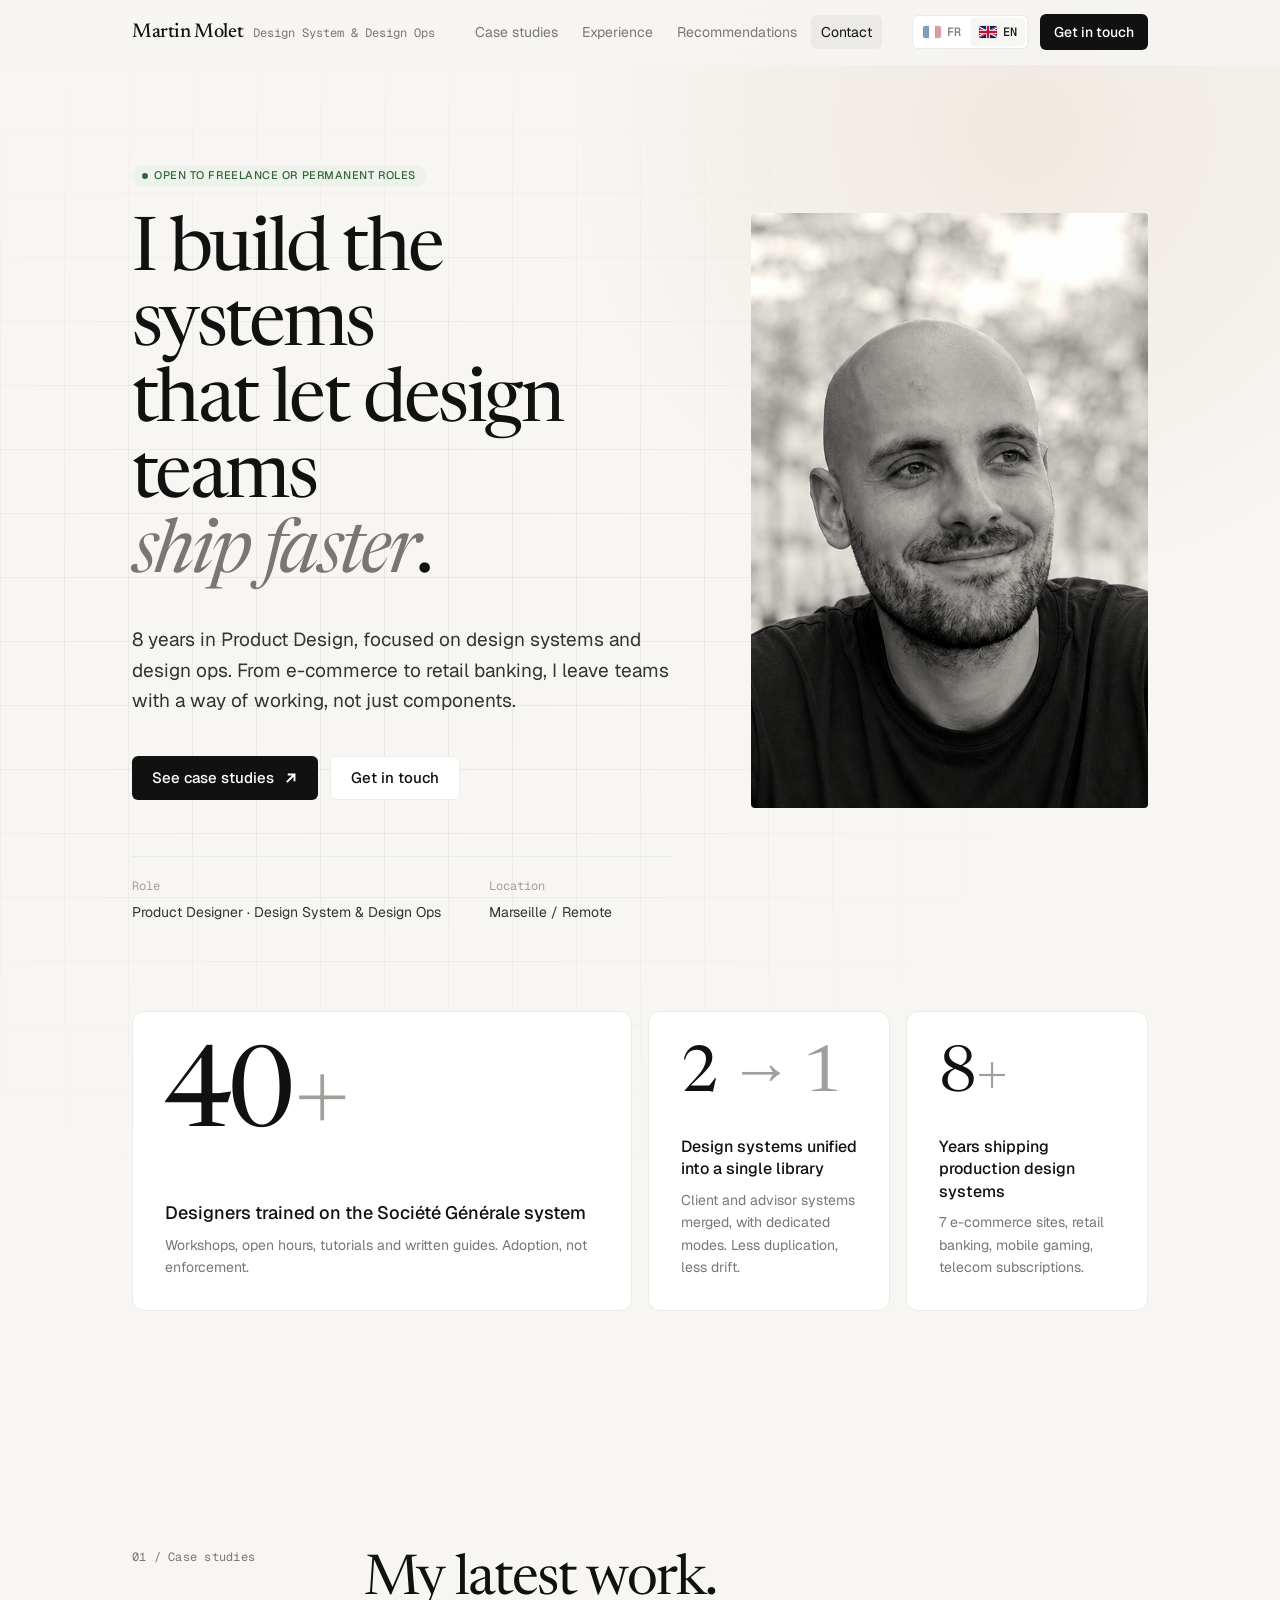
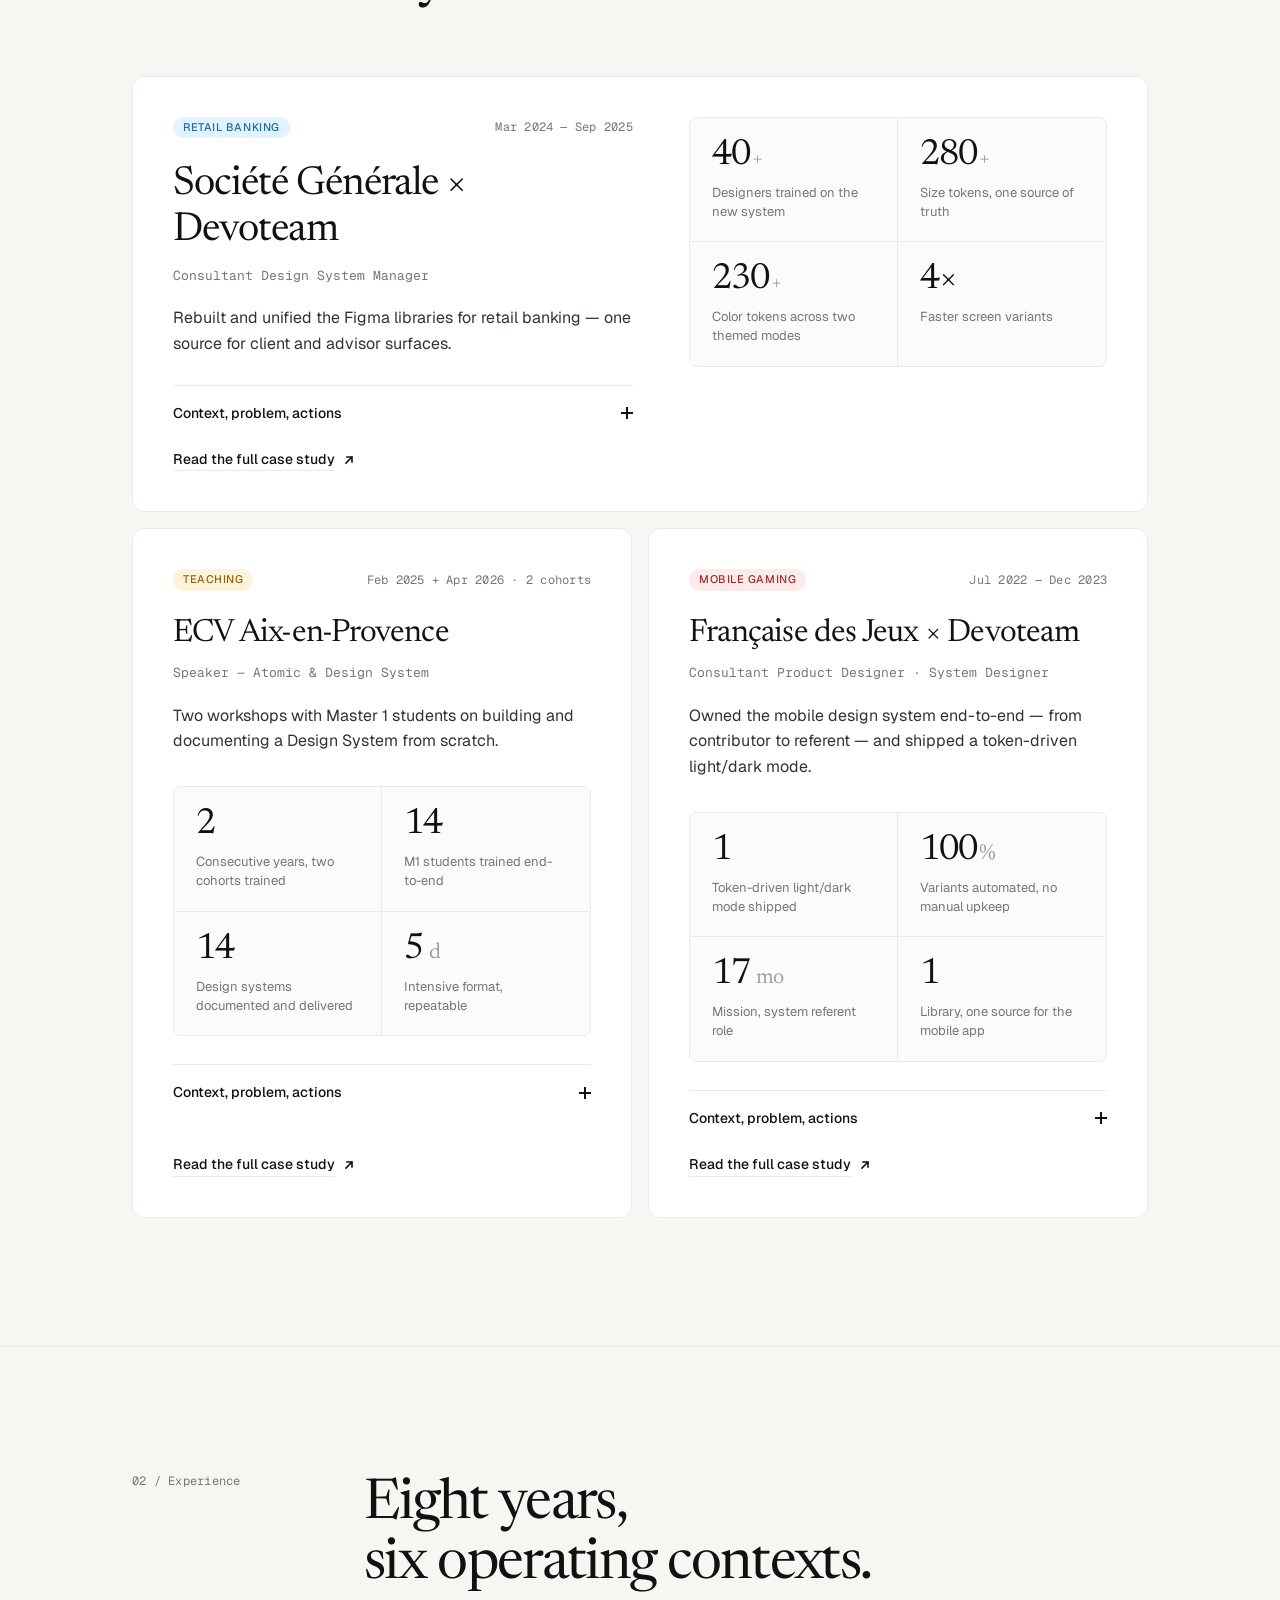
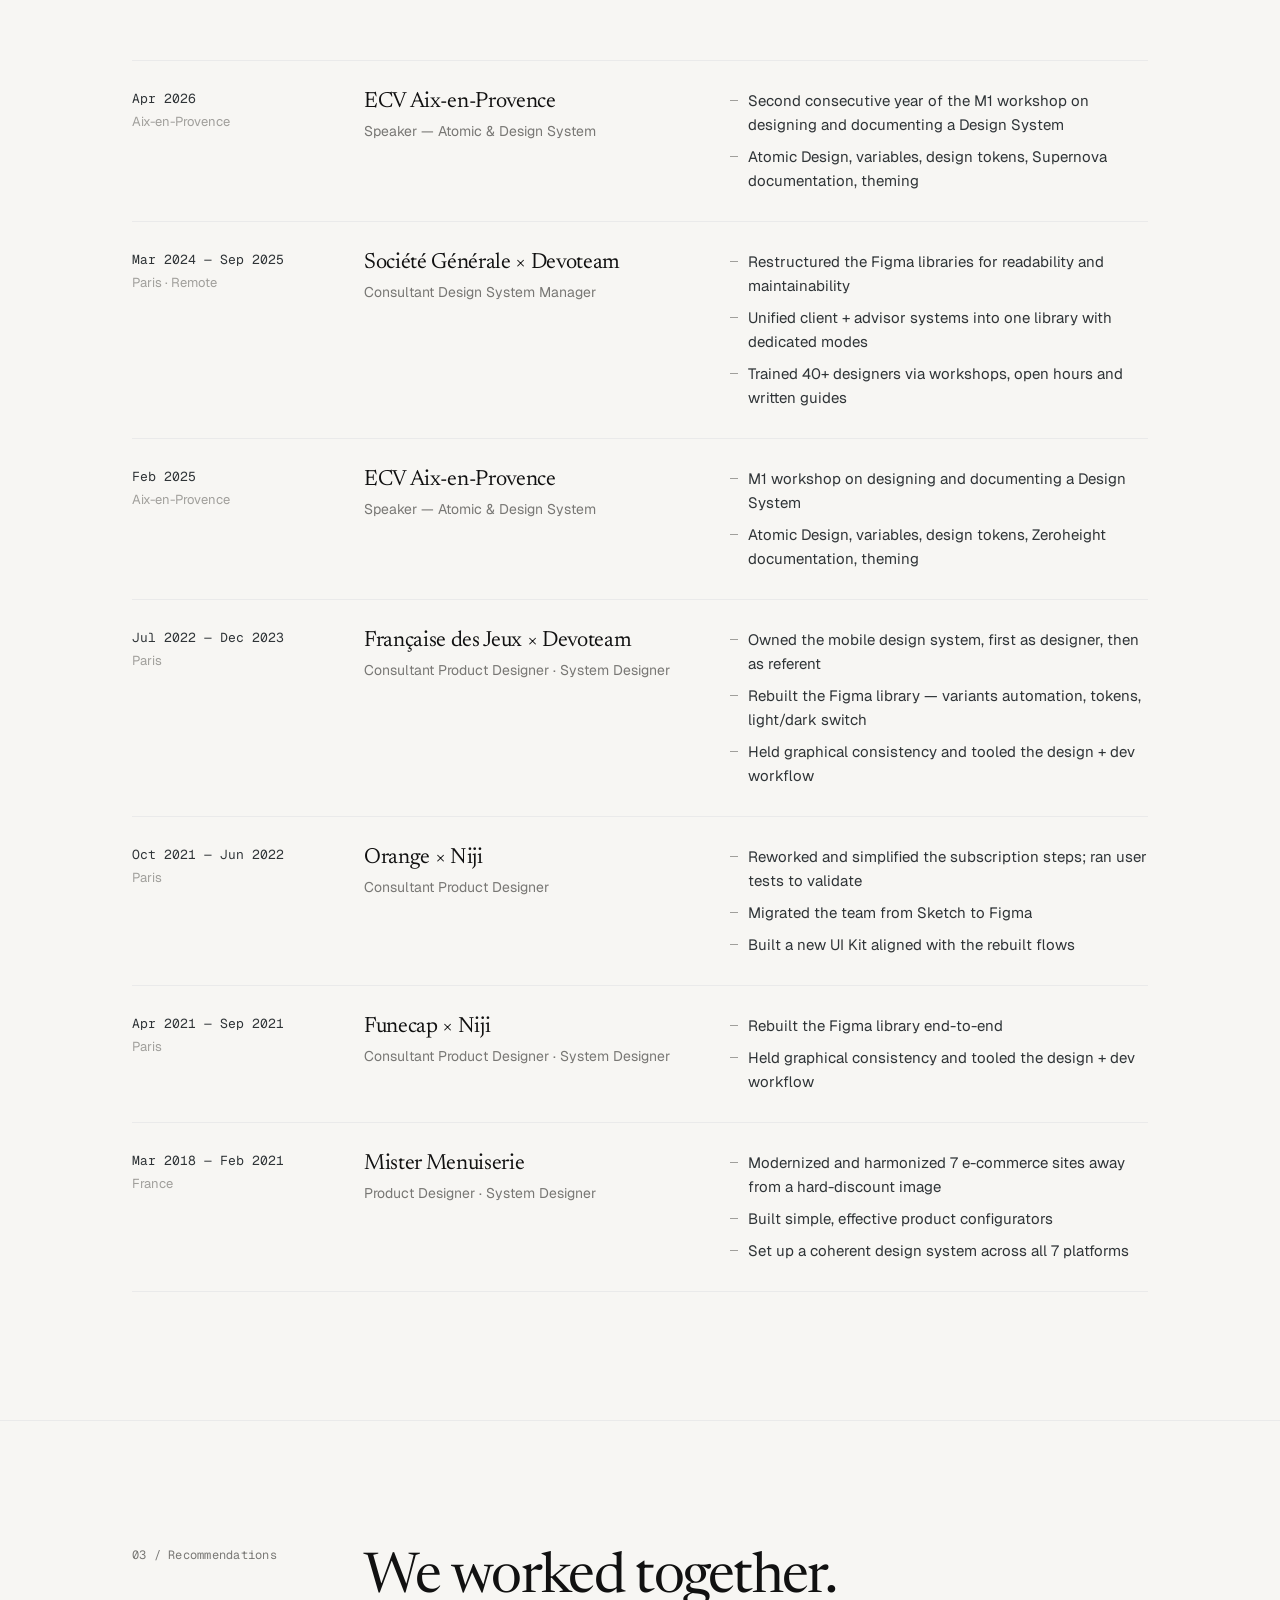
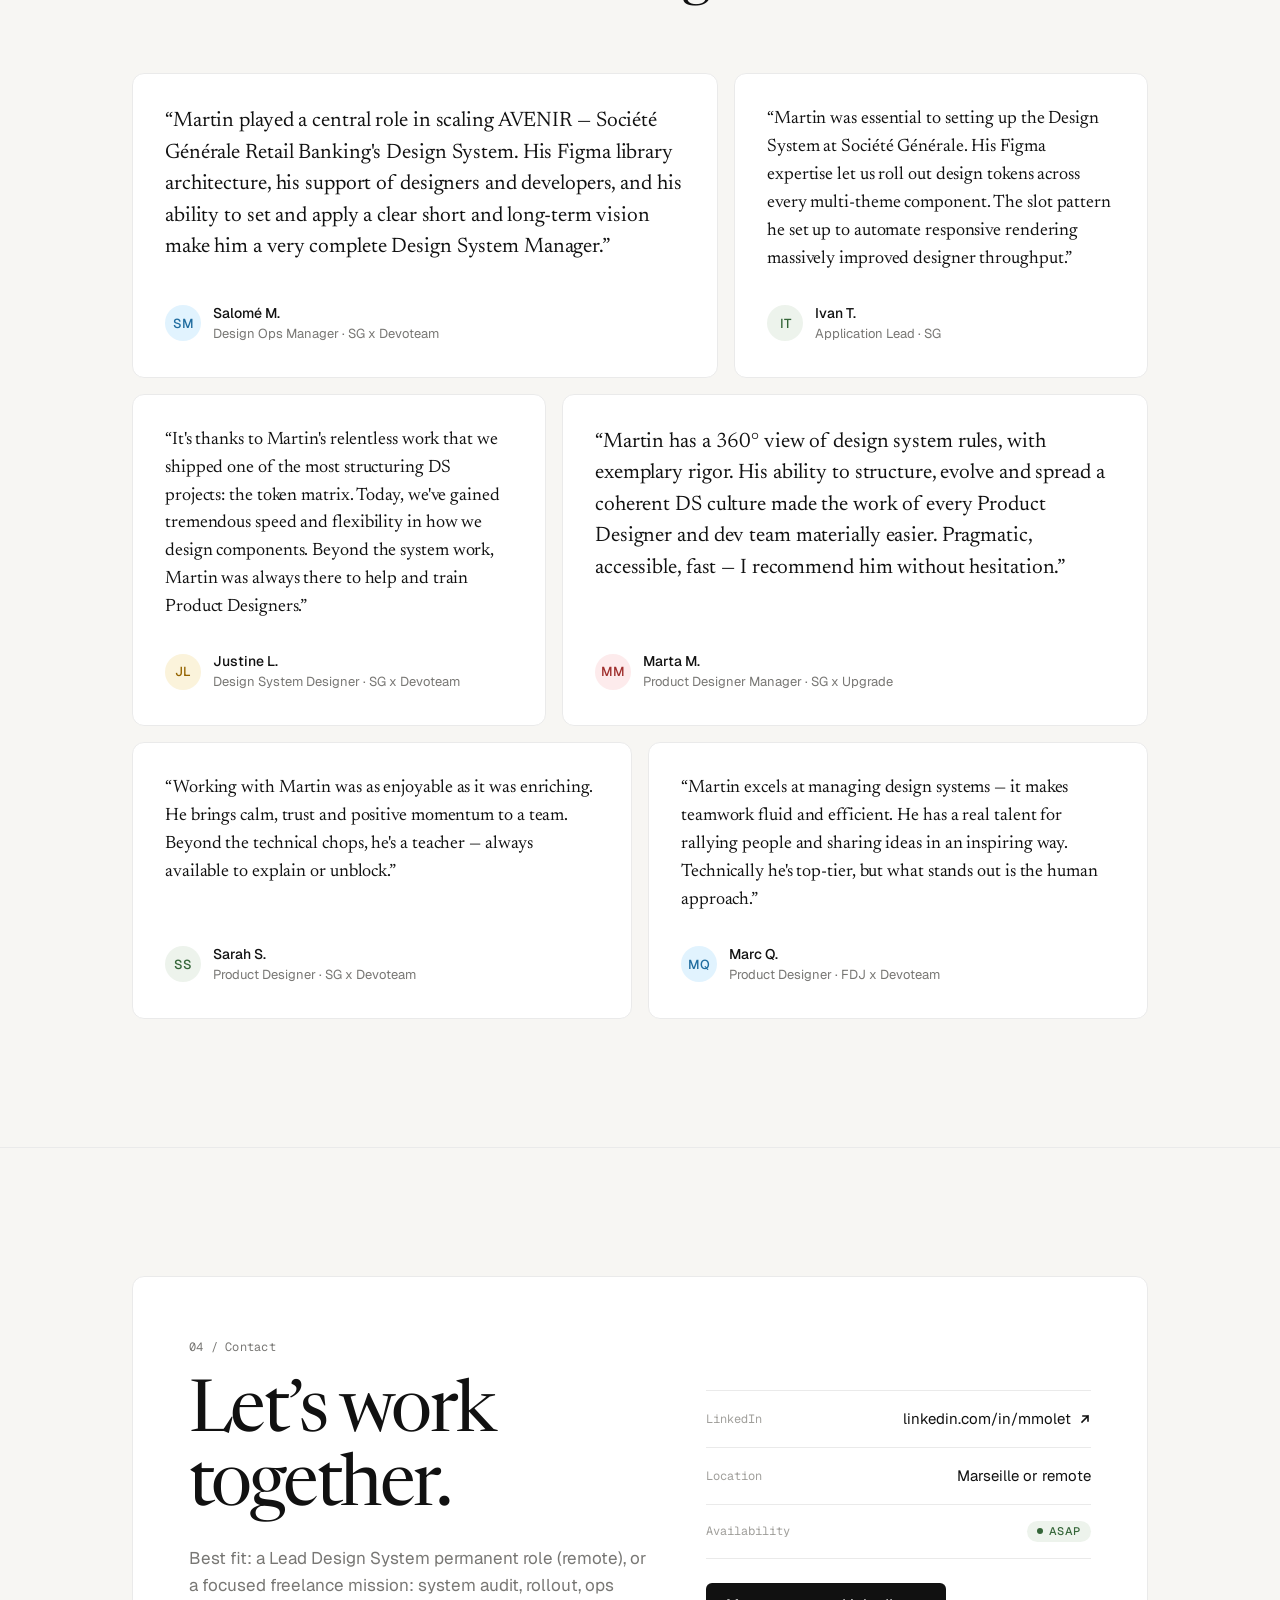
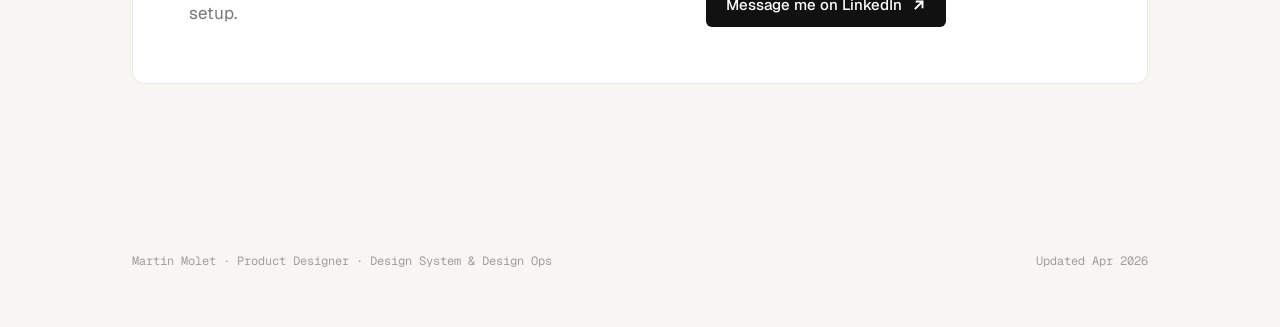
<file: index.html>
<!DOCTYPE html>
<html lang="fr">
<head>
<meta charset="UTF-8">
<meta name="viewport" content="width=device-width, initial-scale=1.0">
<title>Martin Molet — Lead Design System & Design Ops</title>
<meta name="description" content="Product Designer spécialisé design system et design ops. 8 ans, de l'e-commerce à la banque retail.">
<link rel="preconnect" href="https://fonts.googleapis.com">
<link rel="preconnect" href="https://fonts.gstatic.com" crossorigin>
<link href="https://fonts.googleapis.com/css2?family=Geist:wght@400;500;600&family=Geist+Mono:wght@400;500&family=Newsreader:ital,opsz,wght@0,6..72,400;0,6..72,500;1,6..72,400&display=swap" rel="stylesheet">
<style>
:root {
  --bg: #F7F6F3;
  --surface: #FFFFFF;
  --surface-2: #FBFBFA;
  --line: #EAEAEA;
  --line-soft: rgba(0, 0, 0, 0.06);
  --ink: #111111;
  --ink-2: #2F3437;
  --muted: #787774;
  --muted-2: #A09F9B;

  --red-bg: #FDEBEC;    --red-fg: #9F2F2D;
  --blue-bg: #E1F3FE;   --blue-fg: #1F6C9F;
  --green-bg: #EDF3EC;  --green-fg: #346538;
  --yellow-bg: #FBF3DB; --yellow-fg: #956400;

  --sans: 'Geist', 'SF Pro Display', 'Helvetica Neue', sans-serif;
  --serif: 'Newsreader', 'Lyon Text', Georgia, serif;
  --mono: 'Geist Mono', 'SF Mono', 'JetBrains Mono', monospace;

  --ease: cubic-bezier(0.16, 1, 0.3, 1);
  --wrap: 1080px;
  --gutter: 32px;
}

*, *::before, *::after { box-sizing: border-box; }
html { scroll-behavior: smooth; scroll-padding-top: 72px; -webkit-text-size-adjust: 100%; }
body {
  margin: 0;
  background: var(--bg);
  color: var(--ink-2);
  font: 400 16px/1.6 var(--sans);
  -webkit-font-smoothing: antialiased;
  text-rendering: optimizeLegibility;
}
img { display: block; max-width: 100%; }
a { color: inherit; text-decoration: none; }
button { font: inherit; color: inherit; background: none; border: 0; padding: 0; cursor: pointer; }
ul, ol { margin: 0; padding: 0; list-style: none; }
h1, h2, h3, p, figure, blockquote { margin: 0; }
::selection { background: var(--yellow-bg); color: var(--ink); }
:focus-visible { outline: 2px solid var(--ink); outline-offset: 3px; border-radius: 4px; }

.wrap { max-width: var(--wrap); margin: 0 auto; padding: 0 var(--gutter); }

/* ── Ambient layer ─────────────────────────────── */
.ambient {
  position: fixed; inset: 0; z-index: -1; pointer-events: none; overflow: hidden;
}
.ambient::before {
  content: ''; position: absolute;
  width: 70vmax; height: 70vmax; left: 45%; top: -25vmax;
  background: radial-gradient(closest-side, rgba(214, 190, 160, 0.22), rgba(214, 190, 160, 0));
  animation: drift 28s ease-in-out infinite alternate;
  will-change: transform;
}
@keyframes drift {
  from { transform: translate3d(0, 0, 0); }
  to   { transform: translate3d(-18vmax, 10vmax, 0); }
}

/* ── Nav ───────────────────────────────────────── */
.nav {
  position: sticky; top: 0; z-index: 10;
  background: rgba(247, 246, 243, 0.8);
  -webkit-backdrop-filter: blur(12px); backdrop-filter: blur(12px);
  border-bottom: 1px solid transparent;
  transition: border-color 200ms ease;
}
.nav.is-scrolled { border-bottom-color: var(--line); }
.nav-in { display: flex; align-items: center; justify-content: space-between; height: 64px; gap: 24px; }
.brand { display: flex; align-items: baseline; gap: 10px; white-space: nowrap; }
.brand-name { font: 500 20px/1 var(--serif); color: var(--ink); letter-spacing: -0.02em; }
.brand-role { font: 400 12px/1 var(--mono); color: var(--muted); }
.nav-links { display: flex; gap: 4px; }
.nav-links a {
  font-size: 14px; color: var(--muted); padding: 6px 10px; border-radius: 6px;
  transition: color 200ms ease, background 200ms ease;
}
.nav-links a:hover { color: var(--ink); }
.nav-links a.is-active { color: var(--ink); background: rgba(0, 0, 0, 0.04); }
.nav-links a { white-space: nowrap; }
@media (max-width: 1200px) { .brand-role { display: none; } }

/* ── Language toggle ───────────────────────────── */
.nav-r { display: flex; align-items: center; gap: 12px; }
.lang { display: inline-flex; padding: 2px; gap: 2px; border: 1px solid var(--line); border-radius: 6px; background: var(--surface); }
.lang-opt {
  display: inline-flex; align-items: center; gap: 6px; height: 28px; padding: 0 8px; border-radius: 4px;
  font: 500 12px/1 var(--mono); color: var(--muted); transition: background 200ms ease, color 200ms ease;
}
.lang-opt:hover { color: var(--ink); }
.lang-opt[aria-pressed="true"] { background: var(--bg); color: var(--ink); }
.lang-opt .flag { width: 18px; height: 12px; border-radius: 2px; box-shadow: 0 0 0 1px rgba(0, 0, 0, 0.08); flex-shrink: 0; }
.lang-opt[aria-pressed="false"] .flag { opacity: 0.55; filter: saturate(0.6); transition: opacity 200ms ease, filter 200ms ease; }
.lang-opt:hover .flag { opacity: 1; filter: none; }

/* ── Primitives ────────────────────────────────── */
.btn {
  display: inline-flex; align-items: center; gap: 10px;
  height: 44px; padding: 0 20px; border-radius: 6px;
  font-size: 15px; font-weight: 500; white-space: nowrap;
  transition: background 200ms ease, border-color 200ms ease, transform 120ms ease;
}
.btn:active { transform: scale(0.98); }
.btn svg { width: 14px; height: 14px; }
.btn-primary { background: var(--ink); color: #FFFFFF; }
.btn-primary:hover { background: #333333; }
.btn-ghost { border: 1px solid var(--line); background: var(--surface); color: var(--ink); }
.btn-ghost:hover { border-color: #D6D5D1; }
.btn-sm { height: 36px; padding: 0 14px; font-size: 14px; }

.tag {
  display: inline-flex; align-items: center; gap: 6px;
  padding: 4px 10px; border-radius: 9999px;
  font: 500 11px/1.2 var(--sans); letter-spacing: 0.05em; text-transform: uppercase;
}
.tag-green  { background: var(--green-bg);  color: var(--green-fg); }
.tag-blue   { background: var(--blue-bg);   color: var(--blue-fg); }
.tag-red    { background: var(--red-bg);    color: var(--red-fg); }
.tag-yellow { background: var(--yellow-bg); color: var(--yellow-fg); }
.tag-dot { width: 6px; height: 6px; border-radius: 50%; background: currentColor; }
.tag-green .tag-dot { animation: pulse 2.4s ease-in-out infinite; }
@keyframes pulse { 50% { opacity: 0.35; } }

.card {
  background: var(--surface);
  border: 1px solid var(--line);
  border-radius: 12px;
  transition: box-shadow 200ms ease;
}
.card:hover { box-shadow: 0 2px 8px rgba(0, 0, 0, 0.04); }

.eyebrow { font: 400 12px/1 var(--mono); color: var(--muted); letter-spacing: 0.02em; }

/* ── Sections ──────────────────────────────────── */
.section { padding: 128px 0; }
.section + .section { border-top: 1px solid var(--line); }
.sh { display: grid; grid-template-columns: 200px 1fr; gap: 32px; margin-bottom: 64px; }
.sh-title {
  font: 400 clamp(36px, 4.6vw, 56px)/1.08 var(--serif);
  letter-spacing: -0.03em; color: var(--ink);
}
.sh-title span { display: block; }
.sh-sub { margin-top: 20px; max-width: 560px; color: var(--muted); font-size: 17px; }

/* ── Hero ──────────────────────────────────────── */
.hero { position: relative; padding: 96px 0 112px; }
.hero::before {
  content: ''; position: absolute; inset: 0; z-index: -1; pointer-events: none;
  background-image:
    linear-gradient(var(--line-soft) 1px, transparent 1px),
    linear-gradient(90deg, var(--line-soft) 1px, transparent 1px);
  background-size: 64px 64px;
  -webkit-mask-image: radial-gradient(ellipse 70% 60% at 30% 40%, #000 20%, transparent 75%);
          mask-image: radial-gradient(ellipse 70% 60% at 30% 40%, #000 20%, transparent 75%);
}
.hero-grid { display: grid; grid-template-columns: minmax(0, 1.4fr) minmax(0, 1fr); column-gap: 64px; align-items: start; }
.hero-title {
  font: 400 clamp(40px, 5.8vw, 80px)/1.02 var(--serif);
  letter-spacing: -0.035em; color: var(--ink);
  margin: 28px 0 32px;
}
.hero-title span { display: block; }
.hero-title em { font-style: italic; color: var(--muted); }
.hero-sub { font-size: 19px; max-width: 540px; color: var(--ink-2); }
.hero-cta { display: flex; flex-wrap: wrap; gap: 12px; margin-top: 40px; }

.portrait { justify-self: end; width: 100%; max-width: 400px; margin-top: 52px; }
.portrait-img {
  position: relative; overflow: hidden; border-radius: 4px; aspect-ratio: 2 / 3; background: var(--surface-2);
}
.portrait-img img {
  width: 100%; height: 100%; object-fit: cover; object-position: 47% 50%;
  filter: grayscale(1) sepia(0.12) contrast(1.05);
}
.portrait-img::after {
  content: ''; position: absolute; inset: 0; opacity: 0.05; mix-blend-mode: multiply;
  background-image: url("data:image/svg+xml;utf8,<svg xmlns='http://www.w3.org/2000/svg' width='160' height='160'><filter id='n'><feTurbulence type='fractalNoise' baseFrequency='.9' numOctaves='2' stitchTiles='stitch'/></filter><rect width='100%' height='100%' filter='url(%23n)'/></svg>");
}
.hero-meta {
  display: grid; grid-template-columns: repeat(2, auto); justify-content: start; gap: 4px 48px;
  margin: 56px 0 0; padding-top: 20px; border-top: 1px solid var(--line); max-width: 540px; font-size: 14px;
}
.hero-meta dt { font: 400 12px/1.6 var(--mono); color: var(--muted-2); grid-row: 1; }
.hero-meta dd { margin: 0; color: var(--ink-2); grid-row: 2; }

/* ── Metrics bento ─────────────────────────────── */
.metrics { display: grid; grid-template-columns: repeat(12, 1fr); gap: 16px; margin-top: 88px; }
.metric { padding: 32px; display: flex; flex-direction: column; min-height: 280px; }
.metric:nth-child(1) { grid-column: span 6; }
.metric:nth-child(2), .metric:nth-child(3) { grid-column: span 3; }
.metric:nth-child(1) .metric-label { font-size: 18px; }
.metric-value {
  white-space: nowrap;
  font: 400 64px/1 var(--serif); letter-spacing: -0.04em; color: var(--ink);
  font-variant-numeric: tabular-nums;
}
.metric:nth-child(1) .metric-value { font-size: 112px; }
.metric-suffix { color: var(--muted-2); }
.metric-label { margin-top: auto; padding-top: 28px; font-weight: 500; color: var(--ink); line-height: 1.4; }
.metric-note { margin-top: 8px; font-size: 14px; color: var(--muted); }

/* ── Cases ─────────────────────────────────────── */
.cases { display: grid; grid-template-columns: repeat(12, 1fr); gap: 16px; }
.case { padding: 40px; grid-column: span 6; display: flex; flex-direction: column; }
.case.is-feature { grid-column: span 12; display: grid; grid-template-columns: 1.1fr 1fr; gap: 56px; }
.case-top { display: flex; align-items: center; justify-content: space-between; gap: 16px; }
.case-client {
  font: 400 32px/1.15 var(--serif); letter-spacing: -0.025em; color: var(--ink);
  margin: 24px 0 12px;
}
.case.is-feature .case-client { font-size: 40px; }
.case-role { font: 400 13px/1.5 var(--mono); color: var(--muted); }
.case-summary { margin-top: 20px; color: var(--ink-2); }
.case-results {
  display: grid; grid-template-columns: 1fr 1fr;
  border: 1px solid var(--line); border-radius: 8px; overflow: hidden;
  margin-top: 32px; background: var(--surface-2);
}
.case.is-feature .case-results { margin-top: 0; align-self: start; }
.stat { padding: 20px 22px; }
.stat:nth-child(odd) { border-right: 1px solid var(--line); }
.stat:nth-child(n+3) { border-top: 1px solid var(--line); }
.stat-num { font: 400 36px/1 var(--serif); letter-spacing: -0.03em; color: var(--ink); font-variant-numeric: tabular-nums; }
.stat-suf { font-size: 22px; color: var(--muted-2); margin-left: 2px; }
.stat-label { margin-top: 10px; font-size: 13px; line-height: 1.45; color: var(--muted); }

.case-more { margin-top: 28px; border-top: 1px solid var(--line); }
.acc-btn {
  width: 100%; display: flex; align-items: center; justify-content: space-between;
  padding: 16px 0; font-size: 14px; font-weight: 500; color: var(--ink); text-align: left;
}
.acc-icon { position: relative; width: 12px; height: 12px; flex-shrink: 0; }
.acc-icon::before, .acc-icon::after {
  content: ''; position: absolute; left: 0; top: 5px; width: 12px; height: 2px; background: var(--ink);
  transition: transform 300ms var(--ease);
}
.acc-icon::after { transform: rotate(90deg); }
.is-open .acc-icon::after { transform: rotate(0deg); }
.acc-panel { display: grid; grid-template-rows: 0fr; transition: grid-template-rows 400ms var(--ease); }
.is-open .acc-panel { grid-template-rows: 1fr; }
.acc-inner { overflow: hidden; }
.acc-body { padding: 4px 0 20px; display: grid; gap: 20px; font-size: 15px; }
.acc-k { font: 400 12px/1 var(--mono); color: var(--muted-2); margin-bottom: 8px; }
.acc-body ol { counter-reset: step; display: grid; gap: 8px; }
.acc-body ol li { counter-increment: step; display: grid; grid-template-columns: 28px 1fr; }
.acc-body ol li::before { content: counter(step, decimal-leading-zero); font: 400 12px/1.9 var(--mono); color: var(--muted-2); }

.case-link {
  display: inline-flex; align-items: center; gap: 8px; margin-top: auto; padding-top: 8px;
  font-size: 14px; font-weight: 500; color: var(--ink);
}
.case-link svg { width: 12px; height: 12px; transition: transform 200ms var(--ease); }
.case-link:hover svg { transform: translate(2px, -2px); }
.case-link span { border-bottom: 1px solid var(--line); transition: border-color 200ms ease; }
.case-link:hover span { border-color: var(--ink); }

/* ── Experience ────────────────────────────────── */
.exp { border-top: 1px solid var(--line); }
.exp-row {
  display: grid; grid-template-columns: 200px 1fr 1.25fr; gap: 32px;
  padding: 28px 0; border-bottom: 1px solid var(--line);
}
.exp-period { font: 400 13px/1.6 var(--mono); color: var(--ink-2); }
.exp-loc { font-size: 13px; color: var(--muted-2); margin-top: 2px; }
.exp-org { font: 400 22px/1.25 var(--serif); letter-spacing: -0.015em; color: var(--ink); }
.exp-role { font-size: 14px; color: var(--muted); margin-top: 4px; }
.exp-impact { display: grid; gap: 8px; font-size: 15px; }
.exp-impact li { position: relative; padding-left: 18px; }
.exp-impact li::before { content: ''; position: absolute; left: 0; top: 11px; width: 8px; height: 1px; background: var(--muted-2); }

/* ── Recommendations ───────────────────────────── */
.recos { display: grid; grid-template-columns: repeat(12, 1fr); gap: 16px; }
.reco { padding: 32px; display: flex; flex-direction: column; gap: 28px; }
.reco:nth-child(1) { grid-column: span 7; }
.reco:nth-child(2) { grid-column: span 5; }
.reco:nth-child(3) { grid-column: span 5; }
.reco:nth-child(4) { grid-column: span 7; }
.reco:nth-child(5), .reco:nth-child(6) { grid-column: span 6; }
.reco blockquote { font: 400 18px/1.55 var(--serif); color: var(--ink); letter-spacing: -0.005em; }
.reco:nth-child(1) blockquote, .reco:nth-child(4) blockquote { font-size: 21px; line-height: 1.5; }
.reco figcaption { display: flex; align-items: center; gap: 12px; margin-top: auto; }
.avatar {
  width: 36px; height: 36px; border-radius: 50%; flex-shrink: 0;
  display: grid; place-items: center; font: 500 13px/1 var(--sans);
}
.reco-name { font-size: 14px; font-weight: 500; color: var(--ink); }
.reco-role { font-size: 13px; color: var(--muted); }

/* ── Contact ───────────────────────────────────── */
.contact { padding: 56px; display: grid; grid-template-columns: 1.2fr 1fr; gap: 56px; align-items: end; }
.contact-title { font: 400 clamp(44px, 6vw, 72px)/1.02 var(--serif); letter-spacing: -0.035em; color: var(--ink); margin-top: 20px; }
.contact-sub { margin-top: 20px; max-width: 480px; color: var(--muted); font-size: 17px; }
.contact-side { display: grid; gap: 0; }
.contact-row {
  display: flex; align-items: center; justify-content: space-between; gap: 16px;
  padding: 16px 0; border-bottom: 1px solid var(--line);
}
.contact-row:first-child { border-top: 1px solid var(--line); }
.contact-row .k { font: 400 12px/1 var(--mono); color: var(--muted-2); }
.contact-row .v { font-size: 15px; color: var(--ink); display: inline-flex; align-items: center; gap: 8px; }
.contact-row .v svg { width: 12px; height: 12px; transition: transform 200ms var(--ease); }
a.contact-row:hover .v svg { transform: translate(2px, -2px); }
.contact-cta { margin-top: 24px; }

.foot { padding: 40px 0 56px; }
.foot-in { display: flex; justify-content: space-between; gap: 16px; font: 400 12px/1.6 var(--mono); color: var(--muted-2); }

/* ── Reveal ────────────────────────────────────── */
.reveal { opacity: 0; transform: translateY(12px); transition: opacity 600ms var(--ease), transform 600ms var(--ease); transition-delay: calc(var(--i, 0) * 80ms); }
.reveal.is-in { opacity: 1; transform: none; }
@media (prefers-reduced-motion: reduce) {
  html { scroll-behavior: auto; }
  .reveal { opacity: 1; transform: none; transition: none; }
  .ambient::before, .tag-green .tag-dot { animation: none; }
}

/* ── Responsive ────────────────────────────────── */
@media (max-width: 960px) {
  .nav-links { display: none; }
  .hero-grid { grid-template-columns: 1fr; row-gap: 48px; }
  .portrait { justify-self: start; max-width: 360px; margin-top: 0; }
  .hero-meta { grid-template-columns: 1fr; }
  .hero-meta dt, .hero-meta dd { grid-row: auto; }
  .hero-meta dd + dt { margin-top: 8px; }
  .sh { grid-template-columns: 1fr; gap: 16px; }
  .metric:nth-child(1) { grid-column: span 12; }
  .metric:nth-child(2), .metric:nth-child(3) { grid-column: span 6; }
  .case, .case.is-feature { grid-column: span 12; }
  .case.is-feature { grid-template-columns: 1fr; gap: 32px; }
  .reco:nth-child(n) { grid-column: span 12; }
  .exp-row { grid-template-columns: 1fr; gap: 12px; }
  .contact { grid-template-columns: 1fr; padding: 40px; }
}
@media (max-width: 600px) {
  :root { --gutter: 16px; }
  .section { padding: 88px 0; }
  .hero { padding: 56px 0 72px; }
  .brand-role { display: none; }
  .lang-opt span { display: none; }
  .nav-r { gap: 8px; }
  .metrics { margin-top: 56px; }
  .metric:nth-child(n) { grid-column: span 12; min-height: 0; }
  .metric:nth-child(1) .metric-value { font-size: 80px; }
  .case, .contact, .reco, .metric { padding: 24px; }
  .case-client, .case.is-feature .case-client { font-size: 30px; }
  .case-top { flex-wrap: wrap; }
  .stat { padding: 16px; }
  .stat-num { font-size: 30px; }
  .foot-in { flex-direction: column; }
}
</style>
</head>
<body>
<div class="ambient" aria-hidden="true"></div>
<div id="app"></div>

<script src="content.js"></script>
<script>
(function () {
  const esc = (s) => String(s).replace(/[&<>"']/g, (c) => ({ '&': '&amp;', '<': '&lt;', '>': '&gt;', '"': '&quot;', "'": '&#39;' }[c]));
  const arrow = '<svg viewBox="0 0 12 12" fill="none" aria-hidden="true"><path d="M3 9L9 3M4 3h5v5" stroke="currentColor" stroke-width="1.6" stroke-linecap="square"/></svg>';

  const FLAGS = {
    fr: '<svg class="flag" viewBox="0 0 3 2" aria-hidden="true"><rect width="1" height="2" fill="#0055A4"/><rect x="1" width="1" height="2" fill="#FFFFFF"/><rect x="2" width="1" height="2" fill="#EF4135"/></svg>',
    en: '<svg class="flag" viewBox="0 0 60 30" preserveAspectRatio="xMidYMid slice" aria-hidden="true"><clipPath id="uk-t"><path d="M30,15h30v15zv15h-30zh-30v-15zv-15h30z"/></clipPath><rect width="60" height="30" fill="#012169"/><path d="M0,0L60,30M60,0L0,30" stroke="#FFFFFF" stroke-width="6"/><path d="M0,0L60,30M60,0L0,30" clip-path="url(#uk-t)" stroke="#C8102E" stroke-width="4"/><path d="M30,0v30M0,15h60" stroke="#FFFFFF" stroke-width="10"/><path d="M30,0v30M0,15h60" stroke="#C8102E" stroke-width="6"/></svg>',
  };

  const UI = {
    fr: {
      docTitle: 'Martin Molet — Lead Design System & Design Ops',
      nav: { cases: 'Études de cas', parcours: 'Parcours', recos: 'Recommandations', contact: 'Contact' },
      langLabel: 'Langue', emph: 'scaler',
      role: 'Rôle', location: 'Lieu', portraitAlt: 'Portrait de Martin Molet',
      k: { cases: '01 / Études de cas', parcours: '02 / Parcours', recos: '03 / Recommandations', contact: '04 / Contact' },
      caseLabels: { sg: 'Banque retail', ecv: 'Enseignement', fdj: 'Mobile gaming' },
      more: 'Contexte, problème, actions', context: 'Contexte', problem: 'Problème', actions: 'Actions',
      readCase: 'Lire l’étude complète', caseSuffix: '',
      contactTitle: 'Travaillons ensemble.', availability: 'Disponibilité', writeLinkedIn: 'Écrire sur LinkedIn',
      updated: 'Mis à jour', q: ['« ', ' »'],
    },
    en: {
      docTitle: 'Martin Molet — Lead Design System & Design Ops',
      nav: { cases: 'Case studies', parcours: 'Experience', recos: 'Recommendations', contact: 'Contact' },
      langLabel: 'Language', emph: 'ship faster',
      role: 'Role', location: 'Location', portraitAlt: 'Portrait of Martin Molet',
      k: { cases: '01 / Case studies', parcours: '02 / Experience', recos: '03 / Recommendations', contact: '04 / Contact' },
      caseLabels: { sg: 'Retail banking', ecv: 'Teaching', fdj: 'Mobile gaming' },
      more: 'Context, problem, actions', context: 'Context', problem: 'Problem', actions: 'Actions',
      readCase: 'Read the full case study', caseSuffix: '-en',
      contactTitle: 'Let’s work together.', availability: 'Availability', writeLinkedIn: 'Message me on LinkedIn',
      updated: 'Updated', q: ['“', '”'],
    },
  };

  const NAV_IDS = ['cases', 'parcours', 'recos', 'contact'];
  const CASE_TONES = { sg: 'blue', ecv: 'yellow', fdj: 'red' };
  const AVATAR_TONES = ['blue', 'green', 'yellow', 'red', 'green', 'blue'];

  // Language: ?lang= in the URL, then the saved choice, then the browser language.
  const store = {
    get() { try { return localStorage.getItem('lang'); } catch (e) { return null; } },
    set(v) { try { localStorage.setItem('lang', v); } catch (e) {} },
  };
  const pick = (v) => (v === 'fr' || v === 'en' ? v : null);
  let lang = pick(new URLSearchParams(location.search).get('lang'))
    || pick(store.get())
    || (/^fr\b/i.test(navigator.language || 'fr') ? 'fr' : 'en');

  const langToggle = (t) => `
    <div class="lang" role="group" aria-label="${t.langLabel}">
      ${['fr', 'en'].map((l) => `<button type="button" class="lang-opt" data-lang="${l}" aria-pressed="${l === lang}" aria-label="${l === 'fr' ? 'Français' : 'English'}">${FLAGS[l]}<span>${l.toUpperCase()}</span></button>`).join('')}
    </div>`;

  const sectionHead = (kicker, title, sub) => `
    <header class="sh reveal">
      <div class="eyebrow">${esc(kicker)}</div>
      <div>
        <h2 class="sh-title">${title.split('\n').map((l) => `<span>${esc(l)}</span>`).join('')}</h2>
        ${sub ? `<p class="sh-sub">${esc(sub)}</p>` : ''}
      </div>
    </header>`;

  const stat = (r) => {
    const n = parseInt(r.k, 10);
    const numeric = /^\d+$/.test(r.k.trim());
    return `
      <div class="stat">
        <div class="stat-num">${numeric ? `<span data-count="${n}">0</span>` : esc(r.k)}<span class="stat-suf">${esc(r.s)}</span></div>
        <div class="stat-label">${esc(r.v)}</div>
      </div>`;
  };

  const caseCard = (t) => (c, i) => {
    const head = `
      <div>
        <div class="case-top">
          <span class="tag tag-${CASE_TONES[c.id] || 'blue'}">${esc(t.caseLabels[c.id] || c.id)}</span>
          <span class="eyebrow">${esc(c.period)}</span>
        </div>
        <h3 class="case-client">${esc(c.client)}</h3>
        <div class="case-role">${esc(c.role)}</div>
        <p class="case-summary">${esc(c.summary)}</p>
      </div>`;
    const more = `
      <div class="case-more">
        <button class="acc-btn" aria-expanded="false">${t.more}<span class="acc-icon" aria-hidden="true"></span></button>
        <div class="acc-panel"><div class="acc-inner"><div class="acc-body">
          <div><div class="acc-k">${t.context}</div><p>${esc(c.context)}</p></div>
          <div><div class="acc-k">${t.problem}</div><p>${esc(c.problem)}</p></div>
          <div><div class="acc-k">${t.actions}</div><ol>${c.action.map((a) => `<li>${esc(a)}</li>`).join('')}</ol></div>
        </div></div></div>
      </div>`;
    const href = c.detailUrl ? c.detailUrl.replace(/\.html$/, t.caseSuffix + '.html') : '';
    const link = href ? `<a class="case-link" href="${esc(href)}"><span>${t.readCase}</span>${arrow}</a>` : '';
    const results = `<div class="case-results">${c.result.map(stat).join('')}</div>`;

    if (i === 0) {
      return `
        <article class="card case is-feature reveal" style="--i:${i}">
          <div style="display:flex;flex-direction:column">${head}${more}${link}</div>
          ${results}
        </article>`;
    }
    return `
      <article class="card case reveal" style="--i:${i}">
        ${head}${results}${more}${link}
      </article>`;
  };

  const initials = (name) => name.replace('.', '').split(' ').map((p) => p[0]).join('');

  const page = (C, t) => {
    const heroTitle = C.home.title.split('\n')
      .map((l) => '<span>' + esc(l).replace(t.emph, `<em>${t.emph}</em>`) + '</span>')
      .join('');
    return `
    <nav class="nav">
      <div class="wrap nav-in">
        <a class="brand" href="#top">
          <span class="brand-name">Martin Molet</span>
          <span class="brand-role">Design System & Design Ops</span>
        </a>
        <div class="nav-links">
          ${NAV_IDS.map((id) => `<a href="#${id}" data-nav="${id}">${esc(t.nav[id])}</a>`).join('')}
        </div>
        <div class="nav-r">
          ${langToggle(t)}
          <a class="btn btn-primary btn-sm" href="#contact">${esc(C.home.cta2)}</a>
        </div>
      </div>
    </nav>

    <main>
      <section class="hero" id="top">
        <div class="wrap">
          <div class="hero-grid">
            <div>
              <span class="tag tag-green reveal"><span class="tag-dot"></span>${esc(C.meta.status)}</span>
              <h1 class="hero-title reveal" style="--i:1">${heroTitle}</h1>
              <p class="hero-sub reveal" style="--i:2">${esc(C.home.sub)}</p>
              <div class="hero-cta reveal" style="--i:3">
                <a class="btn btn-primary" href="#cases">${esc(C.home.cta1)}${arrow}</a>
                <a class="btn btn-ghost" href="#contact">${esc(C.home.cta2)}</a>
              </div>
              <dl class="hero-meta reveal" style="--i:4">
                <dt>${t.role}</dt><dd>${esc(C.meta.role)}</dd>
                <dt>${t.location}</dt><dd>${esc(C.meta.location)}</dd>
              </dl>
            </div>
            <figure class="portrait reveal" style="--i:2">
              <div class="portrait-img"><img src="ppchill.jpg" alt="${t.portraitAlt}" width="960" height="960"></div>
            </figure>
          </div>

          <div class="metrics" id="metrics">
            ${C.home.metrics.map((m, i) => `
              <article class="card metric reveal" style="--i:${i}">
                <div class="metric-value"><span data-count="${m.value}">0</span><span class="metric-suffix">${esc(m.suffix)}</span></div>
                <div class="metric-label">${esc(m.label)}</div>
                <p class="metric-note">${esc(m.note)}</p>
              </article>`).join('')}
          </div>
        </div>
      </section>

      <section class="section" id="cases">
        <div class="wrap">
          ${sectionHead(t.k.cases, C.cases.title)}
          <div class="cases">${C.cases.items.map(caseCard(t)).join('')}</div>
        </div>
      </section>

      <section class="section" id="parcours">
        <div class="wrap">
          ${sectionHead(t.k.parcours, C.experience.title)}
          <ol class="exp">
            ${C.experience.items.map((e, i) => `
              <li class="exp-row reveal" style="--i:${Math.min(i, 3)}">
                <div><div class="exp-period">${esc(e.period)}</div><div class="exp-loc">${esc(e.location)}</div></div>
                <div><div class="exp-org">${esc(e.org)}</div><div class="exp-role">${esc(e.role)}</div></div>
                <ul class="exp-impact">${e.impact.map((im) => `<li>${esc(im)}</li>`).join('')}</ul>
              </li>`).join('')}
          </ol>
        </div>
      </section>

      <section class="section" id="recos">
        <div class="wrap">
          ${sectionHead(t.k.recos, C.recos.title)}
          <div class="recos">
            ${C.recos.items.map((r, i) => `
              <figure class="card reco reveal" style="--i:${i % 2}">
                <blockquote>${t.q[0]}${esc(r.quote)}${t.q[1]}</blockquote>
                <figcaption>
                  <span class="avatar tag-${AVATAR_TONES[i]}" aria-hidden="true">${esc(initials(r.name))}</span>
                  <span><div class="reco-name">${esc(r.name)}</div><div class="reco-role">${esc(r.role)}</div></span>
                </figcaption>
              </figure>`).join('')}
          </div>
        </div>
      </section>

      <section class="section" id="contact">
        <div class="wrap">
          <div class="card contact reveal">
            <div>
              <span class="eyebrow">${t.k.contact}</span>
              <h2 class="contact-title">${t.contactTitle}</h2>
              <p class="contact-sub">${esc(C.contact.sub)}</p>
            </div>
            <div>
              <div class="contact-side">
                ${C.contact.links.map((l) => l.href
                  ? `<a class="contact-row" href="${esc(l.href)}" target="_blank" rel="noopener noreferrer"><span class="k">${esc(l.k)}</span><span class="v">${esc(l.v)}${arrow}</span></a>`
                  : `<div class="contact-row"><span class="k">${esc(l.k)}</span><span class="v">${esc(l.v)}</span></div>`).join('')}
                <div class="contact-row"><span class="k">${t.availability}</span><span class="tag tag-green"><span class="tag-dot"></span>${esc(C.contact.availability.split(/[—-]\s*/).pop())}</span></div>
              </div>
              <a class="btn btn-primary contact-cta" href="${esc(C.contact.links[0].href)}" target="_blank" rel="noopener noreferrer">${t.writeLinkedIn}${arrow}</a>
            </div>
          </div>
        </div>
      </section>
    </main>

    <footer class="foot">
      <div class="wrap foot-in">
        <span>Martin Molet · ${esc(C.meta.role)}</span>
        <span>${t.updated} ${esc(C.meta.lastUpdated)}</span>
      </div>
    </footer>`;
  };

  const reduce = window.matchMedia('(prefers-reduced-motion: reduce)').matches;
  const countUp = (el) => {
    const target = Number(el.dataset.count);
    if (reduce) { el.textContent = target; return; }
    const dur = 1200;
    let t0;
    const tick = (t) => {
      t0 = t0 || t;
      const p = Math.min(1, (t - t0) / dur);
      el.textContent = Math.round(target * (1 - Math.pow(1 - p, 3)));
      if (p < 1) requestAnimationFrame(tick);
    };
    requestAnimationFrame(tick);
  };

  let observers = [];

  const render = (animate) => {
    const C = window.CONTENT[lang];
    const t = UI[lang];
    observers.forEach((o) => o.disconnect());
    observers = [];

    document.documentElement.lang = lang;
    document.title = t.docTitle;
    document.getElementById('app').innerHTML = page(C, t);

    // Language toggle
    document.querySelectorAll('.lang-opt').forEach((b) => b.addEventListener('click', () => {
      if (b.dataset.lang === lang) return;
      lang = b.dataset.lang;
      store.set(lang);
      const url = new URL(location.href);
      url.searchParams.delete('lang');
      history.replaceState(null, '', url);
      render(false);
    }));

    // Accordions
    document.querySelectorAll('.case-more').forEach((el) => {
      const btn = el.querySelector('.acc-btn');
      btn.addEventListener('click', () => {
        const open = el.classList.toggle('is-open');
        btn.setAttribute('aria-expanded', String(open));
      });
    });

    // Scroll reveal. On a language switch, show everything at once.
    if (animate) {
      const io = new IntersectionObserver((entries) => {
        entries.forEach((e) => {
          if (!e.isIntersecting) return;
          e.target.classList.add('is-in');
          e.target.querySelectorAll('[data-count]').forEach(countUp);
          io.unobserve(e.target);
        });
      }, { threshold: 0.15, rootMargin: '0px 0px -40px 0px' });
      document.querySelectorAll('.reveal').forEach((el) => io.observe(el));
      observers.push(io);
    } else {
      document.querySelectorAll('.reveal').forEach((el) => el.classList.add('is-in'));
      document.querySelectorAll('[data-count]').forEach((el) => { el.textContent = el.dataset.count; });
    }

    // Active nav + nav border
    const nav = document.querySelector('.nav');
    const links = document.querySelectorAll('[data-nav]');
    const spy = new IntersectionObserver((entries) => {
      entries.forEach((e) => {
        if (e.isIntersecting) links.forEach((a) => a.classList.toggle('is-active', a.dataset.nav === e.target.id));
      });
    }, { rootMargin: '-45% 0px -50% 0px' });
    NAV_IDS.forEach((id) => spy.observe(document.getElementById(id)));
    const border = new IntersectionObserver(([e]) => nav.classList.toggle('is-scrolled', !e.isIntersecting));
    border.observe(document.querySelector('.hero-title'));
    observers.push(spy, border);
  };

  render(true);
})();
</script>
</body>
</html>
</file>
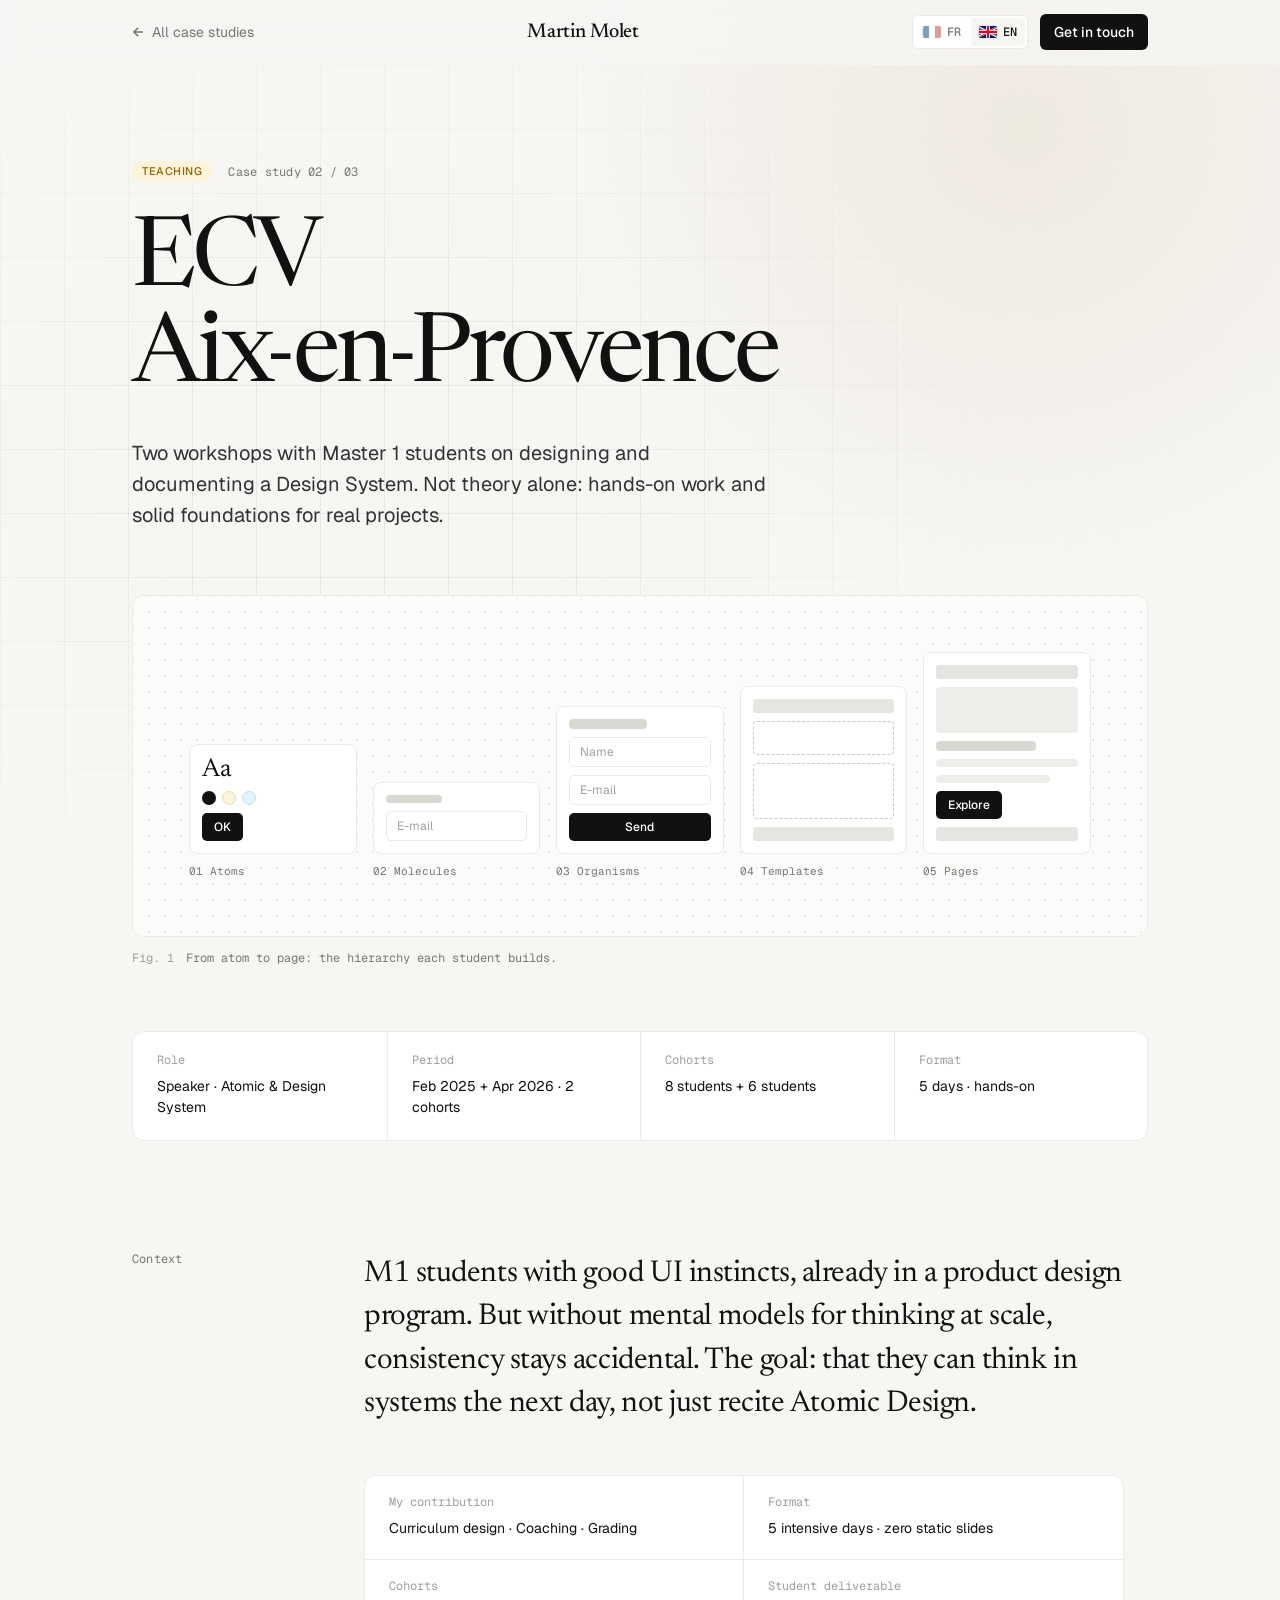
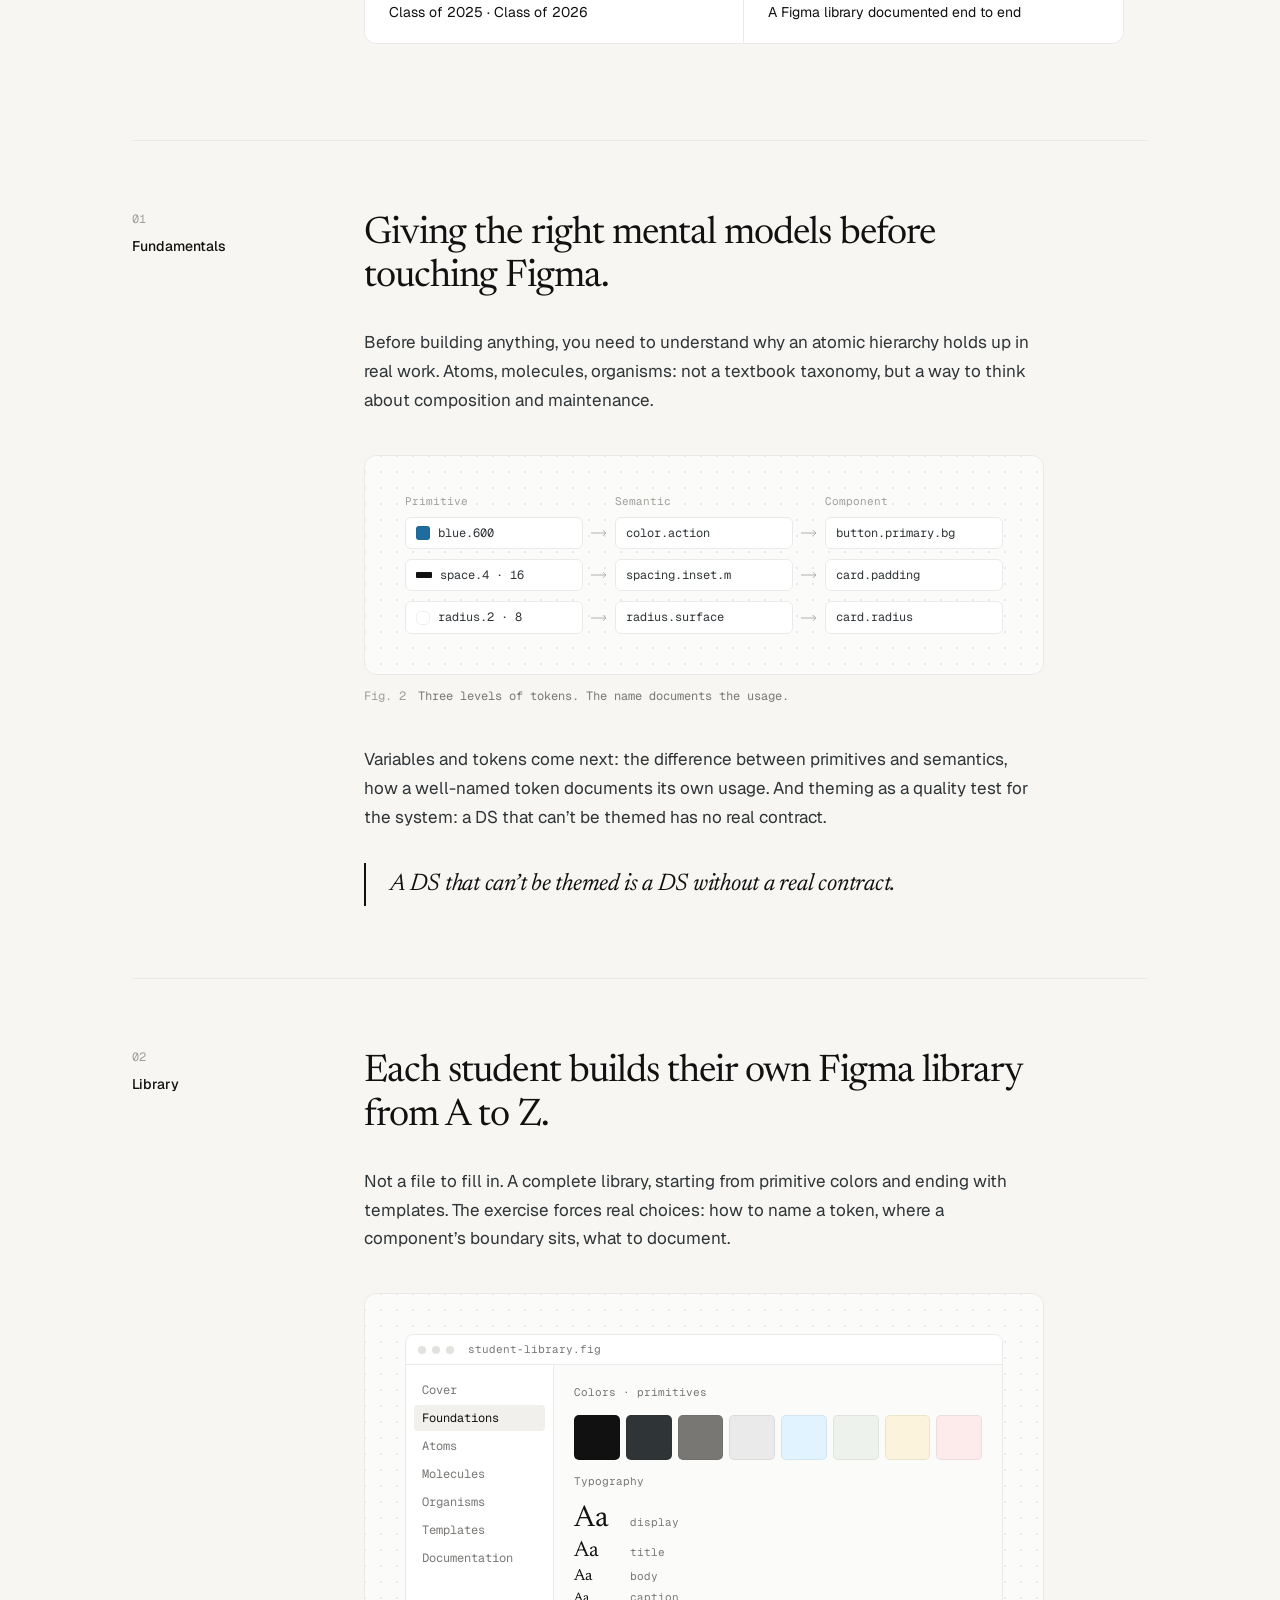
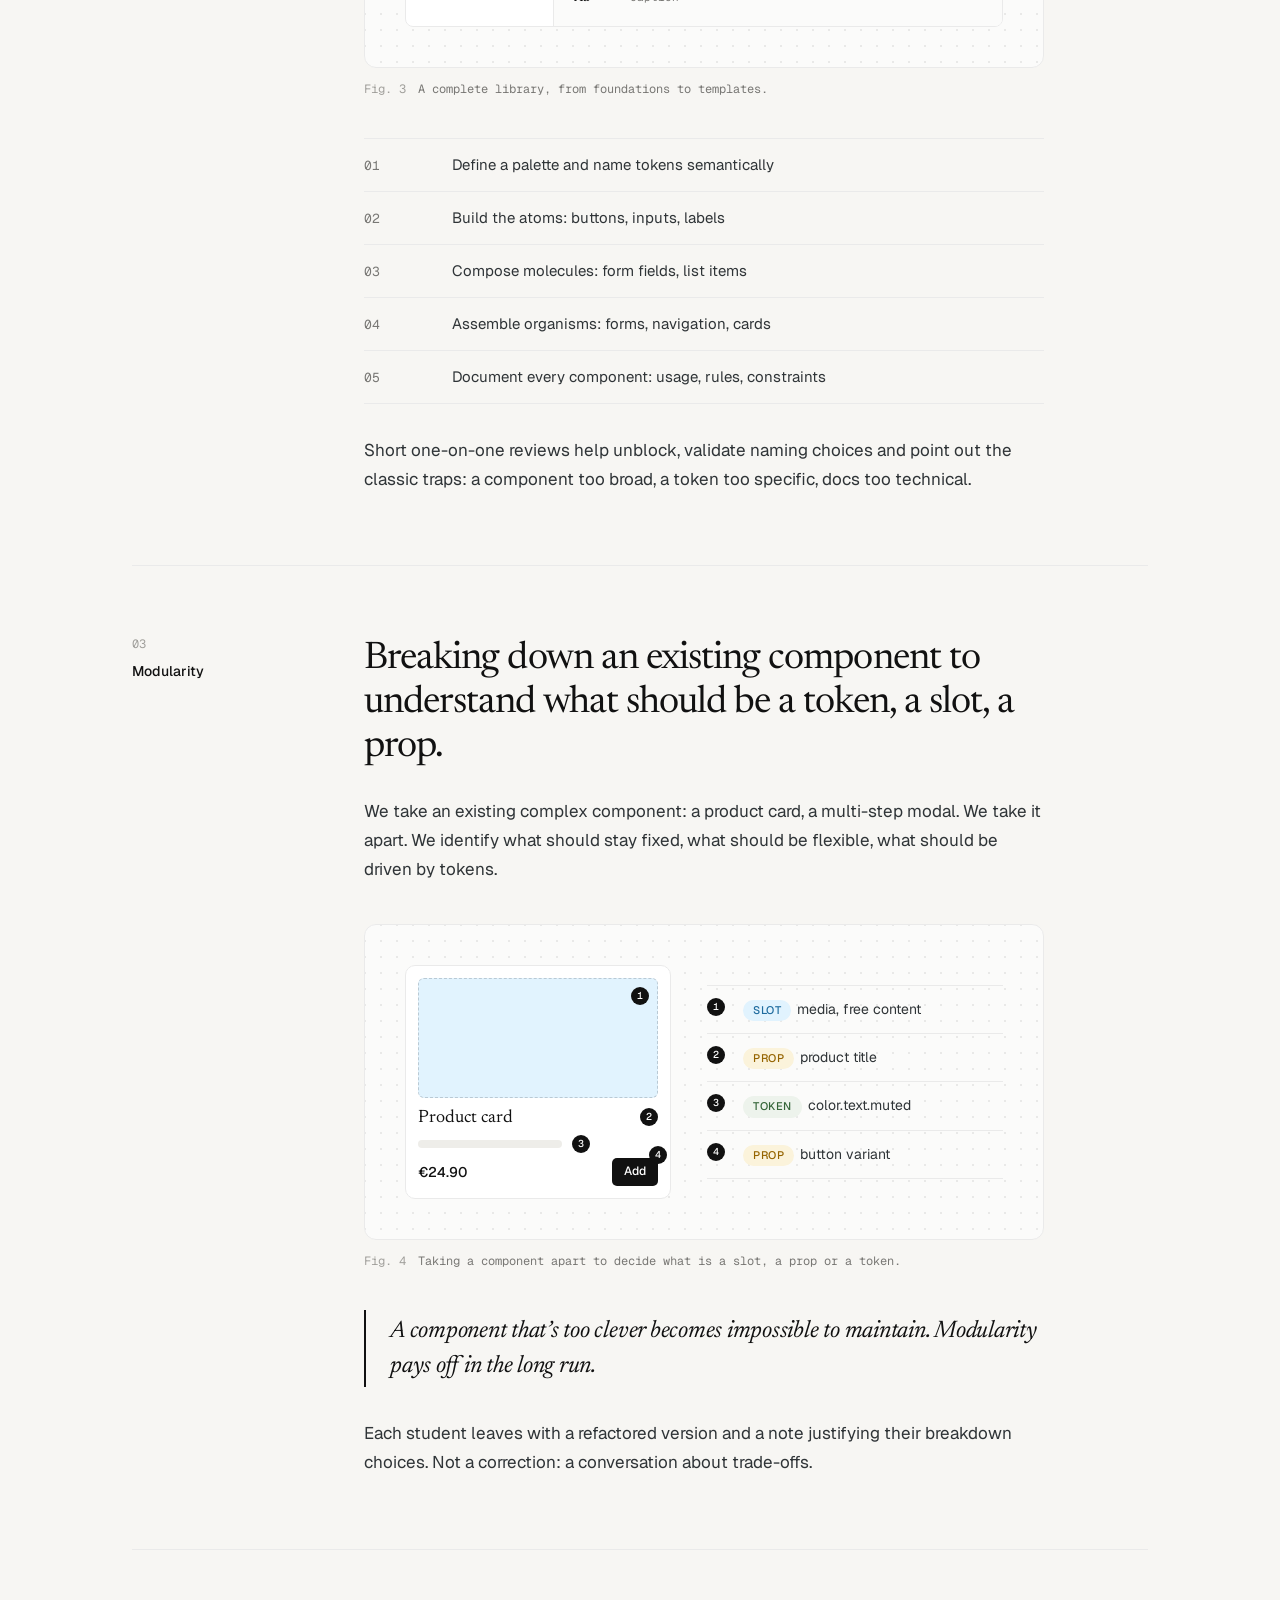
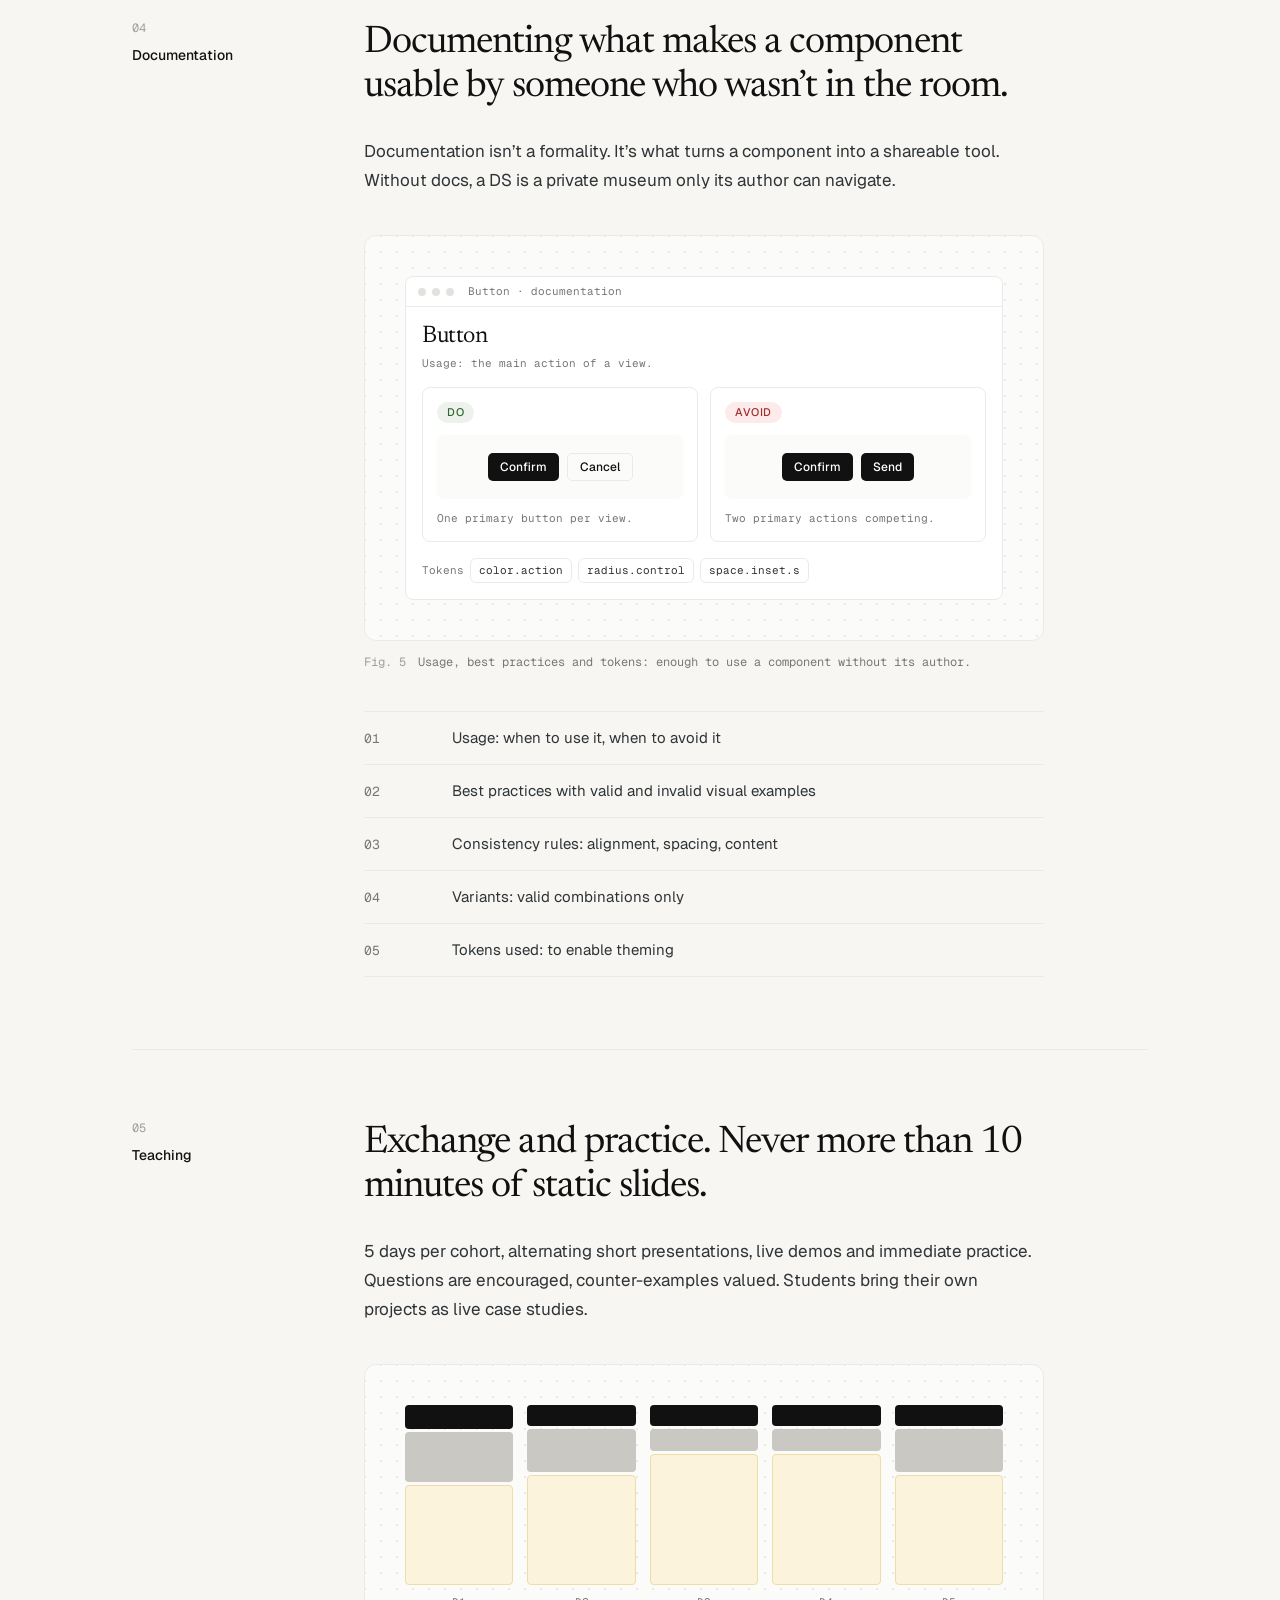
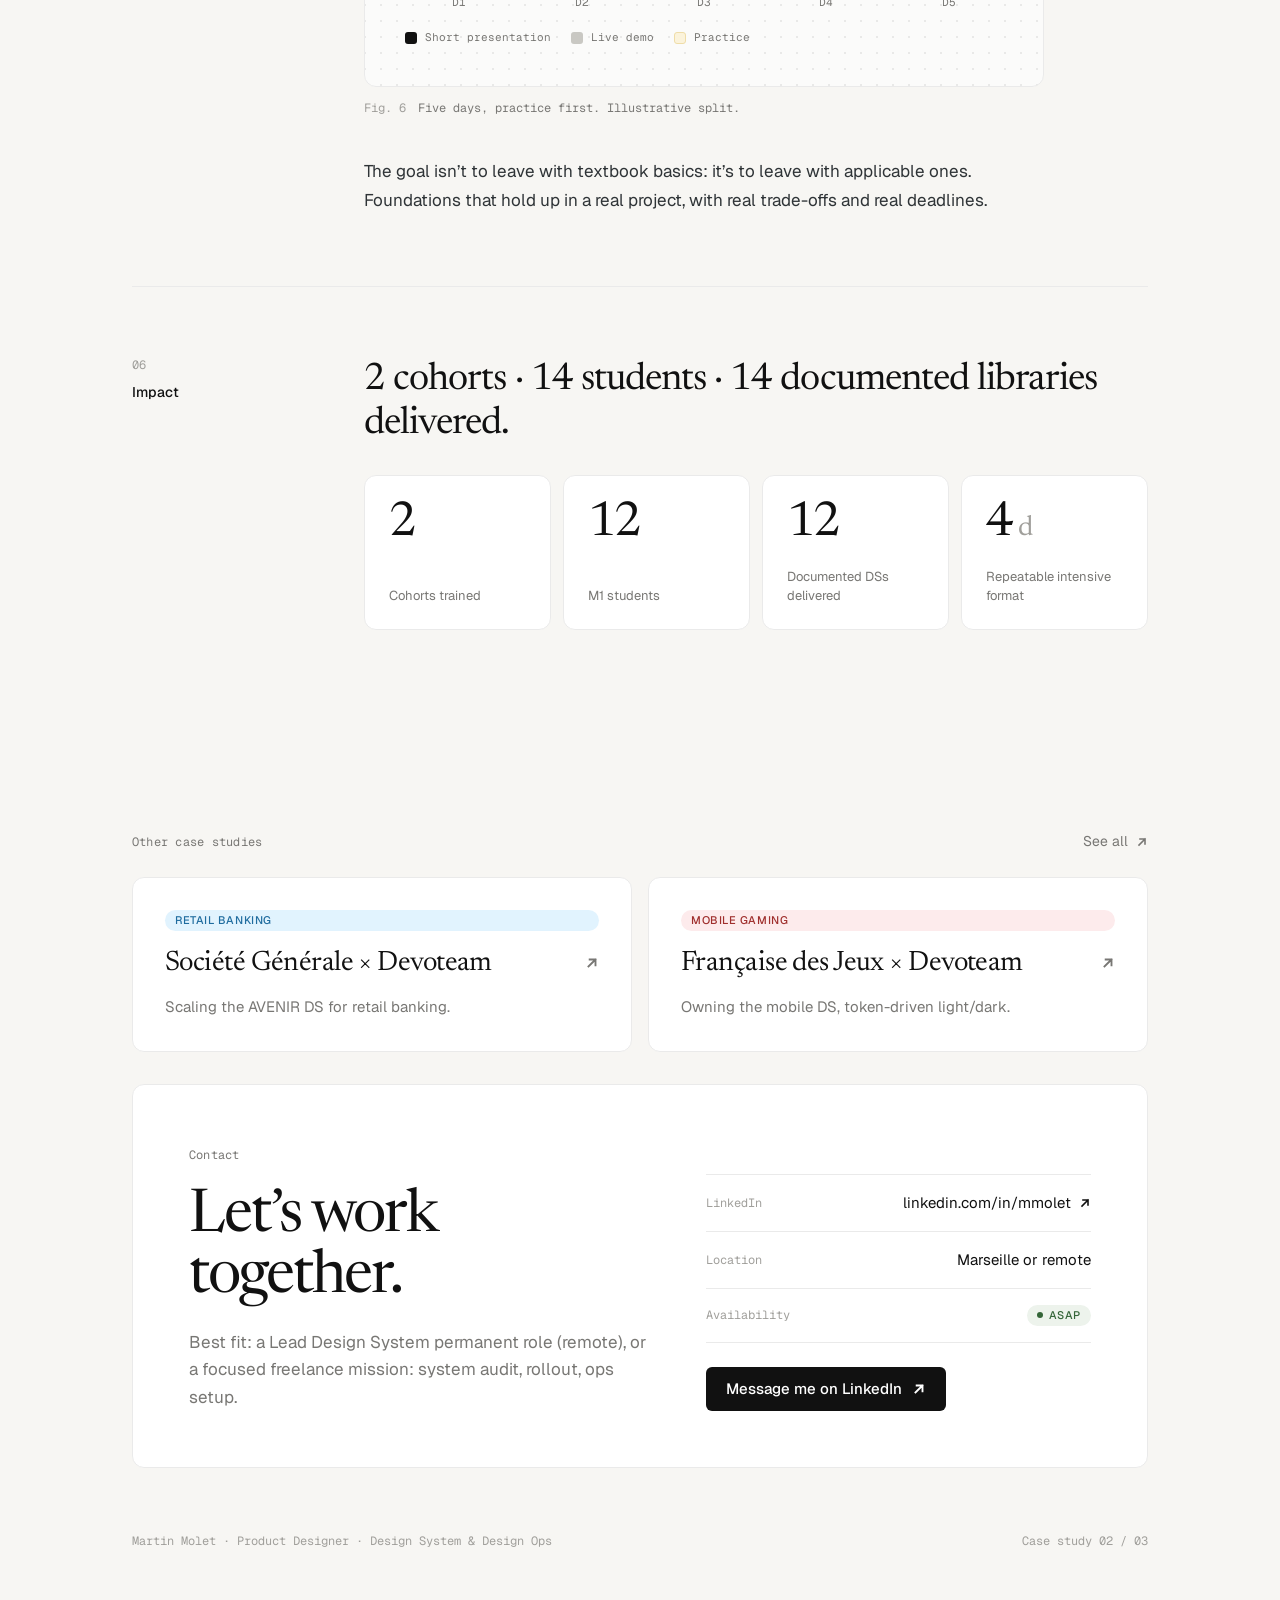
<file: ecv-en.html>
<!DOCTYPE html>
<html lang="en">
<head>
<meta charset="UTF-8">
<meta name="viewport" content="width=device-width, initial-scale=1.0">
<title>ECV Aix-en-Provence — Design System Speaker | Martin Molet</title>
<link rel="preconnect" href="https://fonts.googleapis.com">
<link rel="preconnect" href="https://fonts.gstatic.com" crossorigin>
<link href="https://fonts.googleapis.com/css2?family=Geist:wght@400;500;600&family=Geist+Mono:wght@400;500&family=Newsreader:ital,opsz,wght@0,6..72,400;0,6..72,500;1,6..72,400&display=swap" rel="stylesheet">
<link rel="alternate" hreflang="fr" href="ecv.html">
<link rel="alternate" hreflang="en" href="ecv-en.html">
<link rel="stylesheet" href="case.css">
</head>
<body>
<div class="ambient" aria-hidden="true"></div>

<nav class="nav">
  <div class="wrap nav-in">
    <a class="back" href="index.html?lang=en#cases"><svg viewBox="0 0 12 12" fill="none" aria-hidden="true"><path d="M10 6H2M5.5 2.5L2 6l3.5 3.5" stroke="currentColor" stroke-width="1.6" stroke-linecap="square"/></svg><span>All case studies</span></a>
    <a class="brand" href="index.html?lang=en">Martin Molet</a>
    <div class="nav-r">
      <div class="lang" role="group" aria-label="Language"><a class="lang-opt" href="ecv.html" hreflang="fr" lang="fr" aria-label="Français"><svg class="flag" viewBox="0 0 3 2" aria-hidden="true"><rect width="1" height="2" fill="#0055A4"/><rect x="1" width="1" height="2" fill="#FFFFFF"/><rect x="2" width="1" height="2" fill="#EF4135"/></svg><span>FR</span></a><a class="lang-opt" href="ecv-en.html" hreflang="en" lang="en" aria-current="true" aria-label="English"><svg class="flag" viewBox="0 0 60 30" preserveAspectRatio="xMidYMid slice" aria-hidden="true"><clipPath id="uk-t"><path d="M30,15h30v15zv15h-30zh-30v-15zv-15h30z"/></clipPath><rect width="60" height="30" fill="#012169"/><path d="M0,0L60,30M60,0L0,30" stroke="#FFFFFF" stroke-width="6"/><path d="M0,0L60,30M60,0L0,30" clip-path="url(#uk-t)" stroke="#C8102E" stroke-width="4"/><path d="M30,0v30M0,15h60" stroke="#FFFFFF" stroke-width="10"/><path d="M30,0v30M0,15h60" stroke="#C8102E" stroke-width="6"/></svg><span>EN</span></a></div>
      <a class="btn btn-primary btn-sm" href="#contact">Get in touch</a>
    </div>
  </div>
</nav>

<main>
  <header class="hero">
    <div class="wrap">
      <div class="hero-top reveal">
        <span class="tag tag-yellow">Teaching</span>
        <span class="eyebrow">Case study 02 / 03</span>
      </div>
      <h1 class="hero-title reveal" style="--i:1"><span>ECV</span><span>Aix-en-Provence</span></h1>
      <p class="hero-sum reveal" style="--i:2">Two workshops with Master 1 students on designing and documenting a Design System. Not theory alone: hands-on work and solid foundations for real projects.</p>
      <figure class="fig fig-hero reveal"><div class="fig-box"><div class="atomic"><div class="at"><div class="at-cell"><span class="aa">Aa</span><div class="dots3"><i style="background:var(--ink)"></i><i style="background:var(--yellow-bg);border:1px solid #EFDDA8"></i><i style="background:var(--blue-bg);border:1px solid #C6DDEA"></i></div><span class="mc-btn" style="justify-self:start">OK</span></div><span class="lbl">01 Atoms</span></div><div class="at"><div class="at-cell"><span class="sk dk" style="width:40%"></span><div class="mc-input">E-mail</div></div><span class="lbl">02 Molecules</span></div><div class="at"><div class="at-cell"><span class="sk dk" style="width:55%;height:10px"></span><div class="mc-input">Name</div><div class="mc-input">E-mail</div><span class="mc-btn">Send</span></div><span class="lbl">03 Organisms</span></div><div class="at"><div class="at-cell"><span class="fr-bar"></span><div class="slot-d"></div><div class="slot-d" style="height:56px"></div><span class="fr-bar"></span></div><span class="lbl">04 Templates</span></div><div class="at"><div class="at-cell"><span class="fr-bar"></span><div class="img-b"></div><span class="sk dk" style="width:70%;height:10px"></span><span class="sk"></span><span class="sk" style="width:80%"></span><span class="mc-btn" style="justify-self:start">Explore</span><span class="fr-bar"></span></div><span class="lbl">05 Pages</span></div></div></div><figcaption><b>Fig. 1</b><span>From atom to page: the hierarchy each student builds.</span></figcaption></figure>
      <div class="card facts reveal" style="--i:3">
          <div class="fact"><div class="fact-k">Role</div><div class="fact-v">Speaker · Atomic &amp; Design System</div></div>
          <div class="fact"><div class="fact-k">Period</div><div class="fact-v">Feb 2025 + Apr 2026 · 2 cohorts</div></div>
          <div class="fact"><div class="fact-k">Cohorts</div><div class="fact-v">8 students + 6 students</div></div>
          <div class="fact"><div class="fact-k">Format</div><div class="fact-v">5 days · hands-on</div></div>
      </div>
    </div>
  </header>

  <section class="intro">
    <div class="wrap intro-grid">
      <div class="eyebrow">Context</div>
      <div>
        <p class="lede reveal">M1 students with good UI instincts, already in a product design program. But without mental models for thinking at scale, consistency stays accidental. The goal: that they can think in systems the next day, not just recite Atomic Design.</p>
        <div class="card scope reveal" style="--i:1">
            <div class="scope-cell"><div class="fact-k">My contribution</div><div class="fact-v">Curriculum design · Coaching · Grading</div></div>
            <div class="scope-cell"><div class="fact-k">Format</div><div class="fact-v">5 intensive days · zero static slides</div></div>
            <div class="scope-cell"><div class="fact-k">Cohorts</div><div class="fact-v">Class of 2025 · Class of 2026</div></div>
            <div class="scope-cell"><div class="fact-k">Student deliverable</div><div class="fact-v">A Figma library documented end to end</div></div>
        </div>
      </div>
    </div>
  </section>

  <div class="chapters">
    <div class="wrap">
      <section class="chapter">
        <div class="ch-label"><div class="ch-num">01</div><div class="ch-name">Fundamentals</div></div>
        <div class="ch-body reveal">
        <h2>Giving the right mental models before touching Figma.</h2>
        <p>Before building anything, you need to understand why an atomic hierarchy holds up in real work. Atoms, molecules, organisms: not a textbook taxonomy, but a way to think about composition and maintenance.</p>
        <figure class="fig reveal"><div class="fig-box">
<div class="chain" style="margin-top:0">
  <div class="chain-row chain-head"><span>Primitive</span><span></span><span>Semantic</span><span></span><span>Component</span></div>
  <div class="chain-row"><div class="tkn"><span class="sw" style="background:#1F6C9F"></span>blue.600</div><div class="arr" aria-hidden="true"><svg viewBox="0 0 28 12" fill="none"><path d="M0 6h26M21 1l5 5-5 5" stroke="currentColor" stroke-width="1.4"/></svg></div><div class="tkn">color.action</div><div class="arr" aria-hidden="true"><svg viewBox="0 0 28 12" fill="none"><path d="M0 6h26M21 1l5 5-5 5" stroke="currentColor" stroke-width="1.4"/></svg></div><div class="tkn">button.primary.bg</div></div>
  <div class="chain-row"><div class="tkn"><span class="sw sp"></span>space.4 · 16</div><div class="arr" aria-hidden="true"><svg viewBox="0 0 28 12" fill="none"><path d="M0 6h26M21 1l5 5-5 5" stroke="currentColor" stroke-width="1.4"/></svg></div><div class="tkn">spacing.inset.m</div><div class="arr" aria-hidden="true"><svg viewBox="0 0 28 12" fill="none"><path d="M0 6h26M21 1l5 5-5 5" stroke="currentColor" stroke-width="1.4"/></svg></div><div class="tkn">card.padding</div></div>
  <div class="chain-row"><div class="tkn"><span class="sw" style="border-radius:5px;background:var(--surface)"></span>radius.2 · 8</div><div class="arr" aria-hidden="true"><svg viewBox="0 0 28 12" fill="none"><path d="M0 6h26M21 1l5 5-5 5" stroke="currentColor" stroke-width="1.4"/></svg></div><div class="tkn">radius.surface</div><div class="arr" aria-hidden="true"><svg viewBox="0 0 28 12" fill="none"><path d="M0 6h26M21 1l5 5-5 5" stroke="currentColor" stroke-width="1.4"/></svg></div><div class="tkn">card.radius</div></div>
</div></div><figcaption><b>Fig. 2</b><span>Three levels of tokens. The name documents the usage.</span></figcaption></figure>
        <p>Variables and tokens come next: the difference between primitives and semantics, how a well-named token documents its own usage. And theming as a quality test for the system: a DS that can’t be themed has no real contract.</p>
        <blockquote class="pull">A DS that can’t be themed is a DS without a real contract.</blockquote>
        </div>
      </section>
      <section class="chapter">
        <div class="ch-label"><div class="ch-num">02</div><div class="ch-name">Library</div></div>
        <div class="ch-body reveal">
        <h2>Each student builds their own Figma library from A to Z.</h2>
        <p>Not a file to fill in. A complete library, starting from primitive colors and ending with templates. The exercise forces real choices: how to name a token, where a component’s boundary sits, what to document.</p>
        <figure class="fig reveal"><div class="fig-box"><div class="win "><div class="win-bar"><i></i><i></i><i></i><span>student-library.fig</span></div><div class="win-body" style="padding:0"><div class="lib">
  <div class="lib-side"><span>Cover</span><span class=on>Foundations</span><span>Atoms</span><span>Molecules</span><span>Organisms</span><span>Templates</span><span>Documentation</span></div>
  <div class="lib-canvas">
    <span class="lbl">Colors · primitives</span>
    <div class="pal"><i style="background:#111111"></i><i style="background:#2F3437"></i><i style="background:#787774"></i><i style="background:#EAEAEA"></i><i style="background:#E1F3FE"></i><i style="background:#EDF3EC"></i><i style="background:#FBF3DB"></i><i style="background:#FDEBEC"></i></div>
    <span class="lbl">Typography</span>
    <div class="scale">
      <div><b style="font-size:30px">Aa</b><span class="lbl">display</span></div>
      <div><b style="font-size:22px">Aa</b><span class="lbl">title</span></div>
      <div><b style="font-size:16px">Aa</b><span class="lbl">body</span></div>
      <div><b style="font-size:12px">Aa</b><span class="lbl">caption</span></div>
    </div>
  </div>
</div></div></div></div><figcaption><b>Fig. 3</b><span>A complete library, from foundations to templates.</span></figcaption></figure>
        <ul class="list">
            <li><span class="list-n">01</span><span>Define a palette and name tokens semantically</span></li>
            <li><span class="list-n">02</span><span>Build the atoms: buttons, inputs, labels</span></li>
            <li><span class="list-n">03</span><span>Compose molecules: form fields, list items</span></li>
            <li><span class="list-n">04</span><span>Assemble organisms: forms, navigation, cards</span></li>
            <li><span class="list-n">05</span><span>Document every component: usage, rules, constraints</span></li>
          </ul>
        <p>Short one-on-one reviews help unblock, validate naming choices and point out the classic traps: a component too broad, a token too specific, docs too technical.</p>
        </div>
      </section>
      <section class="chapter">
        <div class="ch-label"><div class="ch-num">03</div><div class="ch-name">Modularity</div></div>
        <div class="ch-body reveal">
        <h2>Breaking down an existing component to understand what should be a token, a slot, a prop.</h2>
        <p>We take an existing complex component: a product card, a multi-step modal. We take it apart. We identify what should stay fixed, what should be flexible, what should be driven by tokens.</p>
        <figure class="fig reveal"><div class="fig-box">
<div class="decomp">
  <div class="pcard">
    <div class="pc-media"><span class="pin" style="right:8px;top:8px">1</span></div>
    <div class="pc-title">Product card<span class="pin" style="right:0;top:0">2</span></div>
    <div class="pc-meta"><span class="sk" style="width:60%"></span><span class="pin" style="left:calc(60% + 10px);top:-5px">3</span></div>
    <div class="pc-foot"><span class="pc-price">€24.90</span><span class="mc-btn">Add</span><span class="pin" style="right:-9px;top:-12px">4</span></div>
  </div>
  <ol class="legend">
    <li><span class="pin">1</span><span><span class="tag tag-blue">Slot</span>media, free content</span></li>
    <li><span class="pin">2</span><span><span class="tag tag-yellow">Prop</span>product title</span></li>
    <li><span class="pin">3</span><span><span class="tag tag-green">Token</span>color.text.muted</span></li>
    <li><span class="pin">4</span><span><span class="tag tag-yellow">Prop</span>button variant</span></li>
  </ol>
</div></div><figcaption><b>Fig. 4</b><span>Taking a component apart to decide what is a slot, a prop or a token.</span></figcaption></figure>
        <blockquote class="pull">A component that’s too clever becomes impossible to maintain. Modularity pays off in the long run.</blockquote>
        <p>Each student leaves with a refactored version and a note justifying their breakdown choices. Not a correction: a conversation about trade-offs.</p>
        </div>
      </section>
      <section class="chapter">
        <div class="ch-label"><div class="ch-num">04</div><div class="ch-name">Documentation</div></div>
        <div class="ch-body reveal">
        <h2>Documenting what makes a component usable by someone who wasn’t in the room.</h2>
        <p>Documentation isn’t a formality. It’s what turns a component into a shareable tool. Without docs, a DS is a private museum only its author can navigate.</p>
        <figure class="fig reveal"><div class="fig-box"><div class="win "><div class="win-bar"><i></i><i></i><i></i><span>Button · documentation</span></div><div class="win-body">
<div class="doc-h">Button</div>
<div class="lbl" style="margin-top:6px">Usage: the main action of a view.</div>
<div class="dd">
  <div class="dd-box"><span class="tag tag-green">Do</span><div class="dd-demo"><span class="mc-btn">Confirm</span><span class="mc-btn ghost">Cancel</span></div><span class="lbl">One primary button per view.</span></div>
  <div class="dd-box"><span class="tag tag-red">Avoid</span><div class="dd-demo"><span class="mc-btn">Confirm</span><span class="mc-btn">Send</span></div><span class="lbl">Two primary actions competing.</span></div>
</div>
<div class="chips"><span class="lbl">Tokens</span><span class="tkn">color.action</span><span class="tkn">radius.control</span><span class="tkn">space.inset.s</span></div></div></div></div><figcaption><b>Fig. 5</b><span>Usage, best practices and tokens: enough to use a component without its author.</span></figcaption></figure>
        <ul class="list">
            <li><span class="list-n">01</span><span>Usage: when to use it, when to avoid it</span></li>
            <li><span class="list-n">02</span><span>Best practices with valid and invalid visual examples</span></li>
            <li><span class="list-n">03</span><span>Consistency rules: alignment, spacing, content</span></li>
            <li><span class="list-n">04</span><span>Variants: valid combinations only</span></li>
            <li><span class="list-n">05</span><span>Tokens used: to enable theming</span></li>
          </ul>
        </div>
      </section>
      <section class="chapter">
        <div class="ch-label"><div class="ch-num">05</div><div class="ch-name">Teaching</div></div>
        <div class="ch-body reveal">
        <h2>Exchange and practice. Never more than 10 minutes of static slides.</h2>
        <p>5 days per cohort, alternating short presentations, live demos and immediate practice. Questions are encouraged, counter-examples valued. Students bring their own projects as live case studies.</p>
        <figure class="fig reveal"><div class="fig-box"><div class="days"><div class="day"><div class="day-bar"><i class="d-pres" style="flex:1"></i><i class="d-demo" style="flex:2"></i><i class="d-prat" style="flex:4"></i></div><span class="lbl">D1</span></div><div class="day"><div class="day-bar"><i class="d-pres" style="flex:1"></i><i class="d-demo" style="flex:2"></i><i class="d-prat" style="flex:5"></i></div><span class="lbl">D2</span></div><div class="day"><div class="day-bar"><i class="d-pres" style="flex:1"></i><i class="d-demo" style="flex:1"></i><i class="d-prat" style="flex:6"></i></div><span class="lbl">D3</span></div><div class="day"><div class="day-bar"><i class="d-pres" style="flex:1"></i><i class="d-demo" style="flex:1"></i><i class="d-prat" style="flex:6"></i></div><span class="lbl">D4</span></div><div class="day"><div class="day-bar"><i class="d-pres" style="flex:1"></i><i class="d-demo" style="flex:2"></i><i class="d-prat" style="flex:5"></i></div><span class="lbl">D5</span></div></div>
<div class="legend-row lbl">
  <span><i class="d-pres"></i>Short presentation</span>
  <span><i class="d-demo"></i>Live demo</span>
  <span><i class="d-prat"></i>Practice</span>
</div></div><figcaption><b>Fig. 6</b><span>Five days, practice first. Illustrative split.</span></figcaption></figure>
        <p>The goal isn’t to leave with textbook basics: it’s to leave with applicable ones. Foundations that hold up in a real project, with real trade-offs and real deadlines.</p>
        </div>
      </section>
      <section class="chapter is-impact">
        <div class="ch-label"><div class="ch-num">06</div><div class="ch-name">Impact</div></div>
        <div class="ch-body reveal">
        <h2>2 cohorts · 14 students · 14 documented libraries delivered.</h2>
        <div class="results">
            <div class="card result reveal" style="--i:0"><div class="result-n"><span data-count="2">2</span></div><div class="result-l">Cohorts trained</div></div>
            <div class="card result reveal" style="--i:1"><div class="result-n"><span data-count="14">14</span></div><div class="result-l">M1 students</div></div>
            <div class="card result reveal" style="--i:2"><div class="result-n"><span data-count="14">14</span></div><div class="result-l">Documented DSs delivered</div></div>
            <div class="card result reveal" style="--i:3"><div class="result-n"><span data-count="5">5</span><span class="s"> d</span></div><div class="result-l">Repeatable intensive format</div></div>
          </div>
        </div>
      </section>
    </div>
  </div>

  <section class="related">
    <div class="wrap">
      <div class="related-h"><span class="eyebrow">Other case studies</span><a class="back" href="index.html?lang=en#cases"><span>See all</span><svg viewBox="0 0 12 12" fill="none" aria-hidden="true"><path d="M3 9L9 3M4 3h5v5" stroke="currentColor" stroke-width="1.6" stroke-linecap="square"/></svg></a></div>
      <div class="related-grid">
          <a class="card rel reveal" style="--i:0" href="sg-en.html">
            <span class="tag tag-blue">Retail banking</span>
            <div class="rel-name"><span>Société Générale × Devoteam</span><svg viewBox="0 0 12 12" fill="none" aria-hidden="true"><path d="M3 9L9 3M4 3h5v5" stroke="currentColor" stroke-width="1.6" stroke-linecap="square"/></svg></div>
            <p class="rel-sub">Scaling the AVENIR DS for retail banking.</p>
          </a>
          <a class="card rel reveal" style="--i:1" href="fdj-en.html">
            <span class="tag tag-red">Mobile gaming</span>
            <div class="rel-name"><span>Française des Jeux × Devoteam</span><svg viewBox="0 0 12 12" fill="none" aria-hidden="true"><path d="M3 9L9 3M4 3h5v5" stroke="currentColor" stroke-width="1.6" stroke-linecap="square"/></svg></div>
            <p class="rel-sub">Owning the mobile DS, token-driven light/dark.</p>
          </a>
      </div>
    </div>
  </section>

  <section class="contact-wrap" id="contact">
    <div class="wrap">
      <div class="card contact reveal">
        <div>
          <span class="eyebrow">Contact</span>
          <h2 class="contact-title">Let’s work together.</h2>
          <p class="contact-sub">Best fit: a Lead Design System permanent role (remote), or a focused freelance mission: system audit, rollout, ops setup.</p>
        </div>
        <div>
          <a class="contact-row" href="https://www.linkedin.com/in/mmolet" target="_blank" rel="noopener noreferrer"><span class="k">LinkedIn</span><span class="v">linkedin.com/in/mmolet<svg viewBox="0 0 12 12" fill="none" aria-hidden="true"><path d="M3 9L9 3M4 3h5v5" stroke="currentColor" stroke-width="1.6" stroke-linecap="square"/></svg></span></a>
          <div class="contact-row"><span class="k">Location</span><span class="v">Marseille or remote</span></div>
          <div class="contact-row"><span class="k">Availability</span><span class="tag tag-green"><span class="tag-dot"></span>ASAP</span></div>
          <a class="btn btn-primary contact-cta" href="https://www.linkedin.com/in/mmolet" target="_blank" rel="noopener noreferrer">Message me on LinkedIn<svg viewBox="0 0 12 12" fill="none" aria-hidden="true"><path d="M3 9L9 3M4 3h5v5" stroke="currentColor" stroke-width="1.6" stroke-linecap="square"/></svg></a>
        </div>
      </div>
    </div>
  </section>
</main>

<footer class="foot">
  <div class="wrap foot-in">
    <a href="index.html?lang=en">Martin Molet · Product Designer · Design System &amp; Design Ops</a>
    <span>Case study 02 / 03</span>
  </div>
</footer>

<script src="case.js"></script>
</body>
</html>
</file>
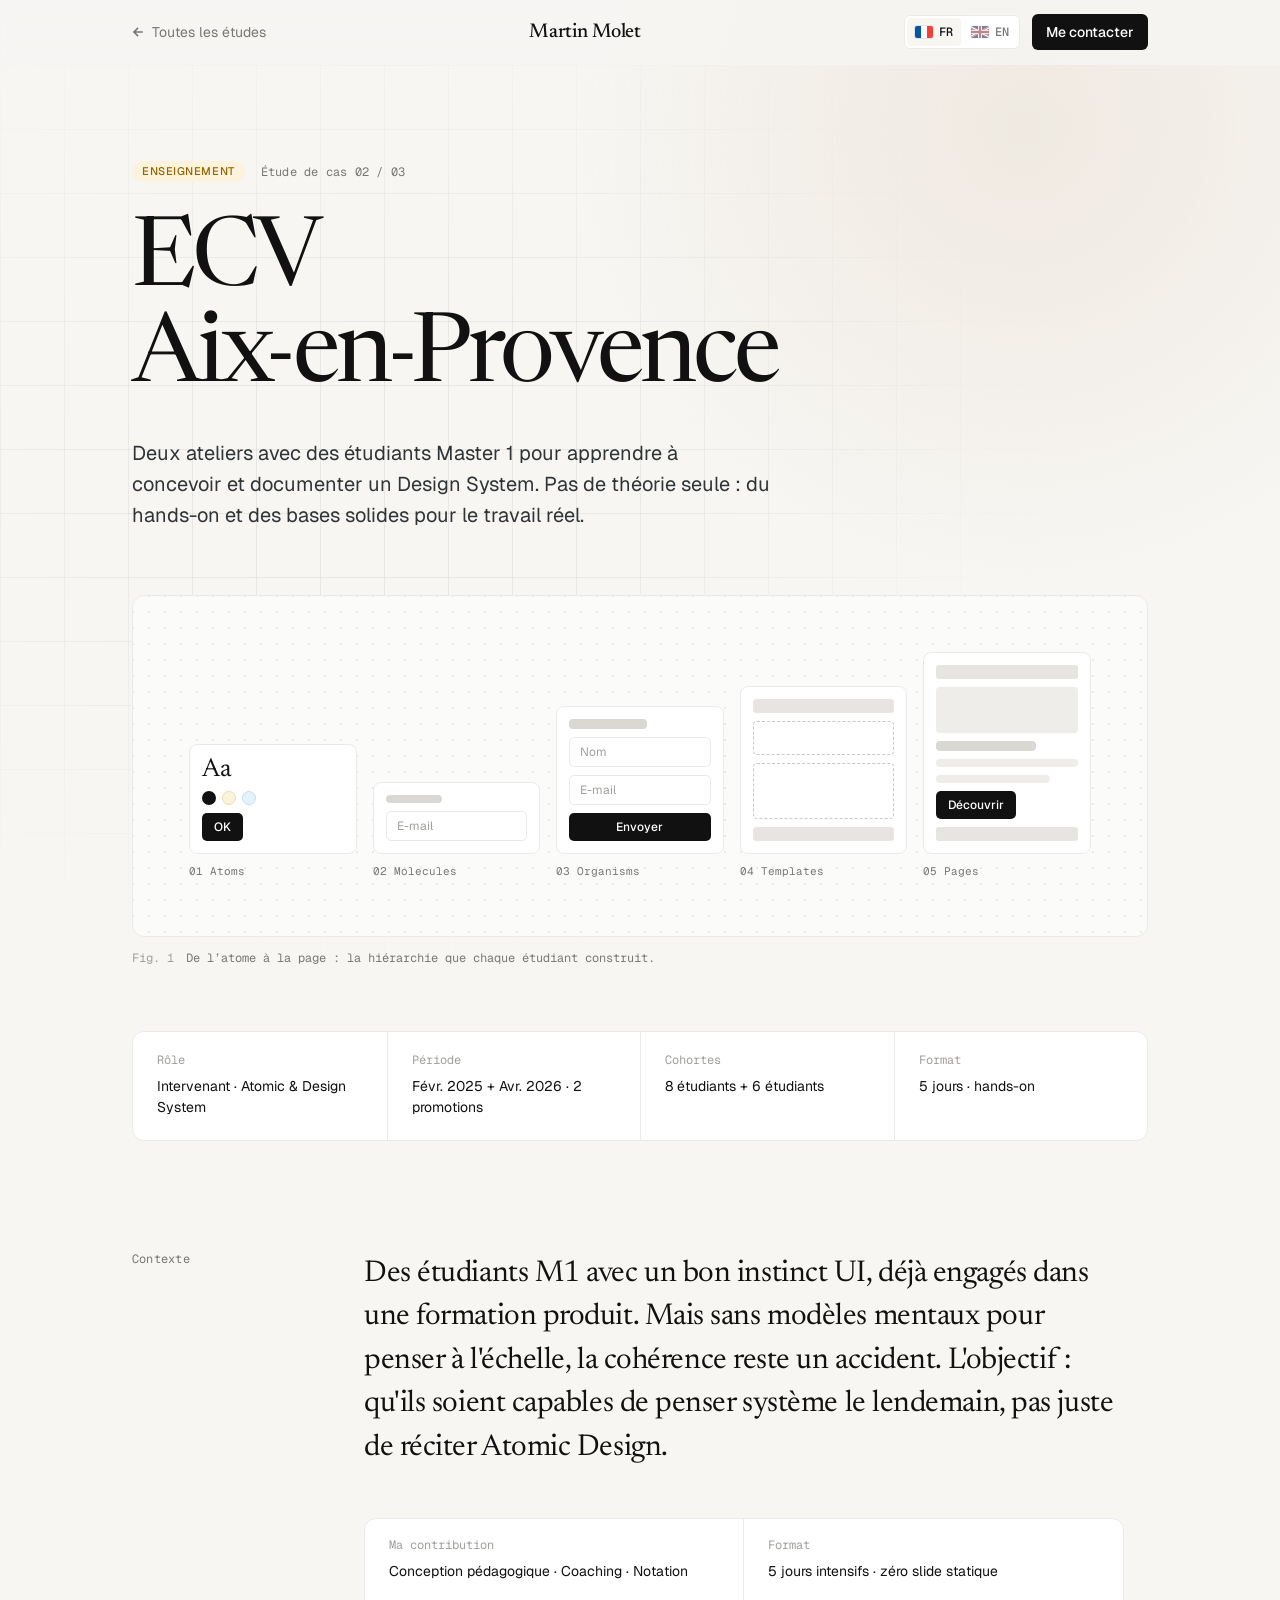
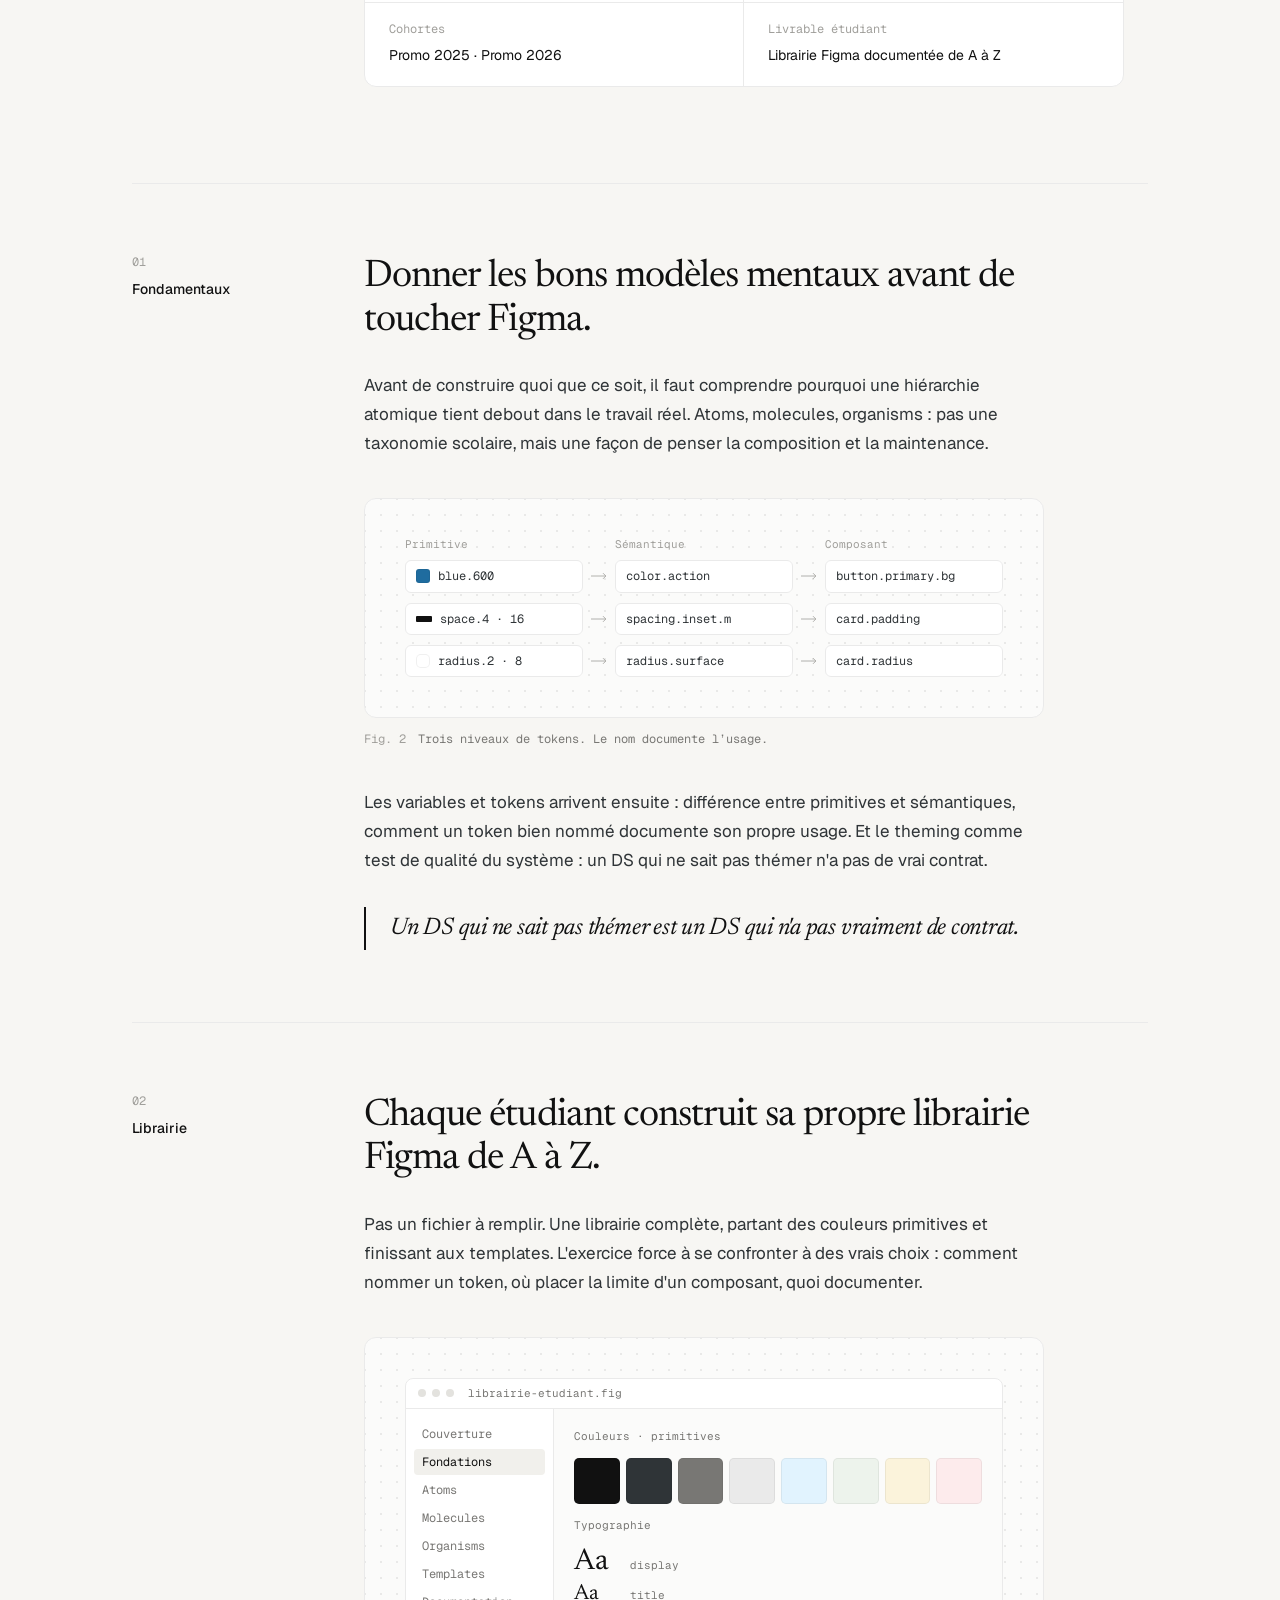
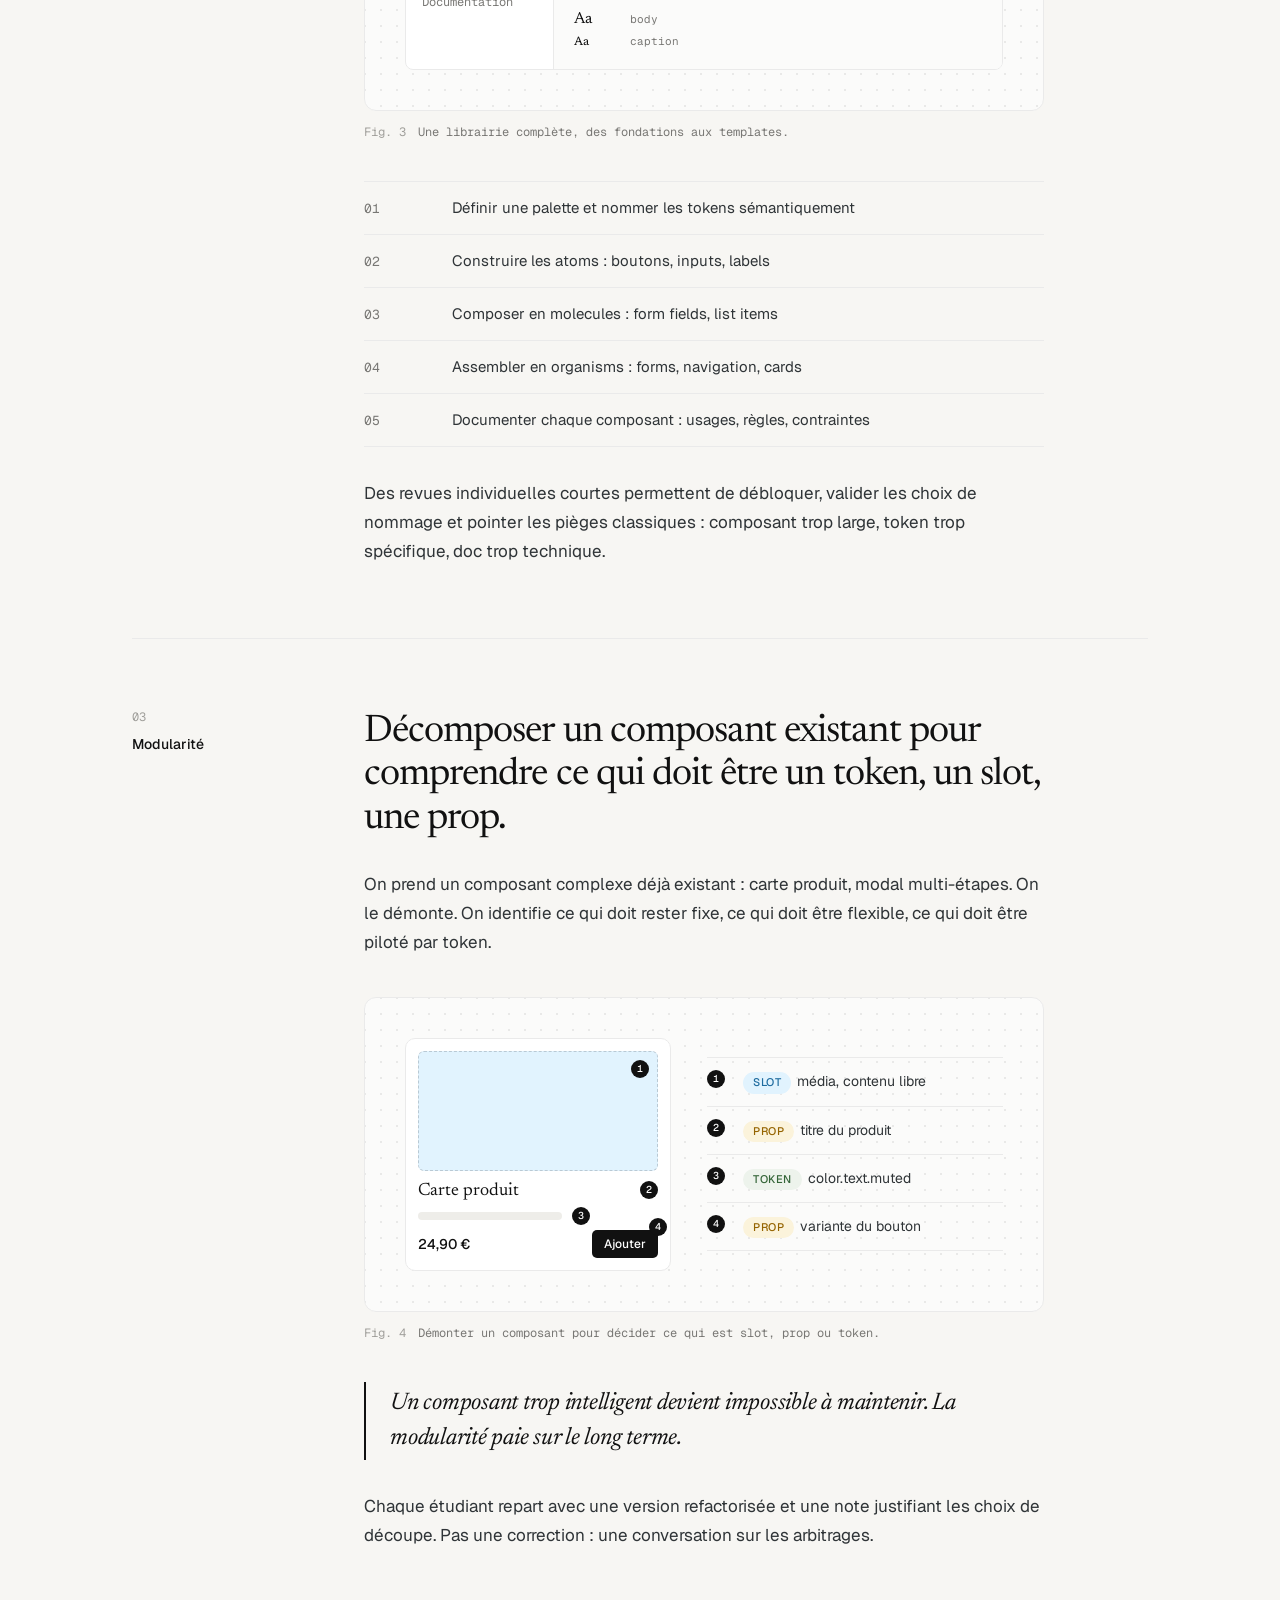
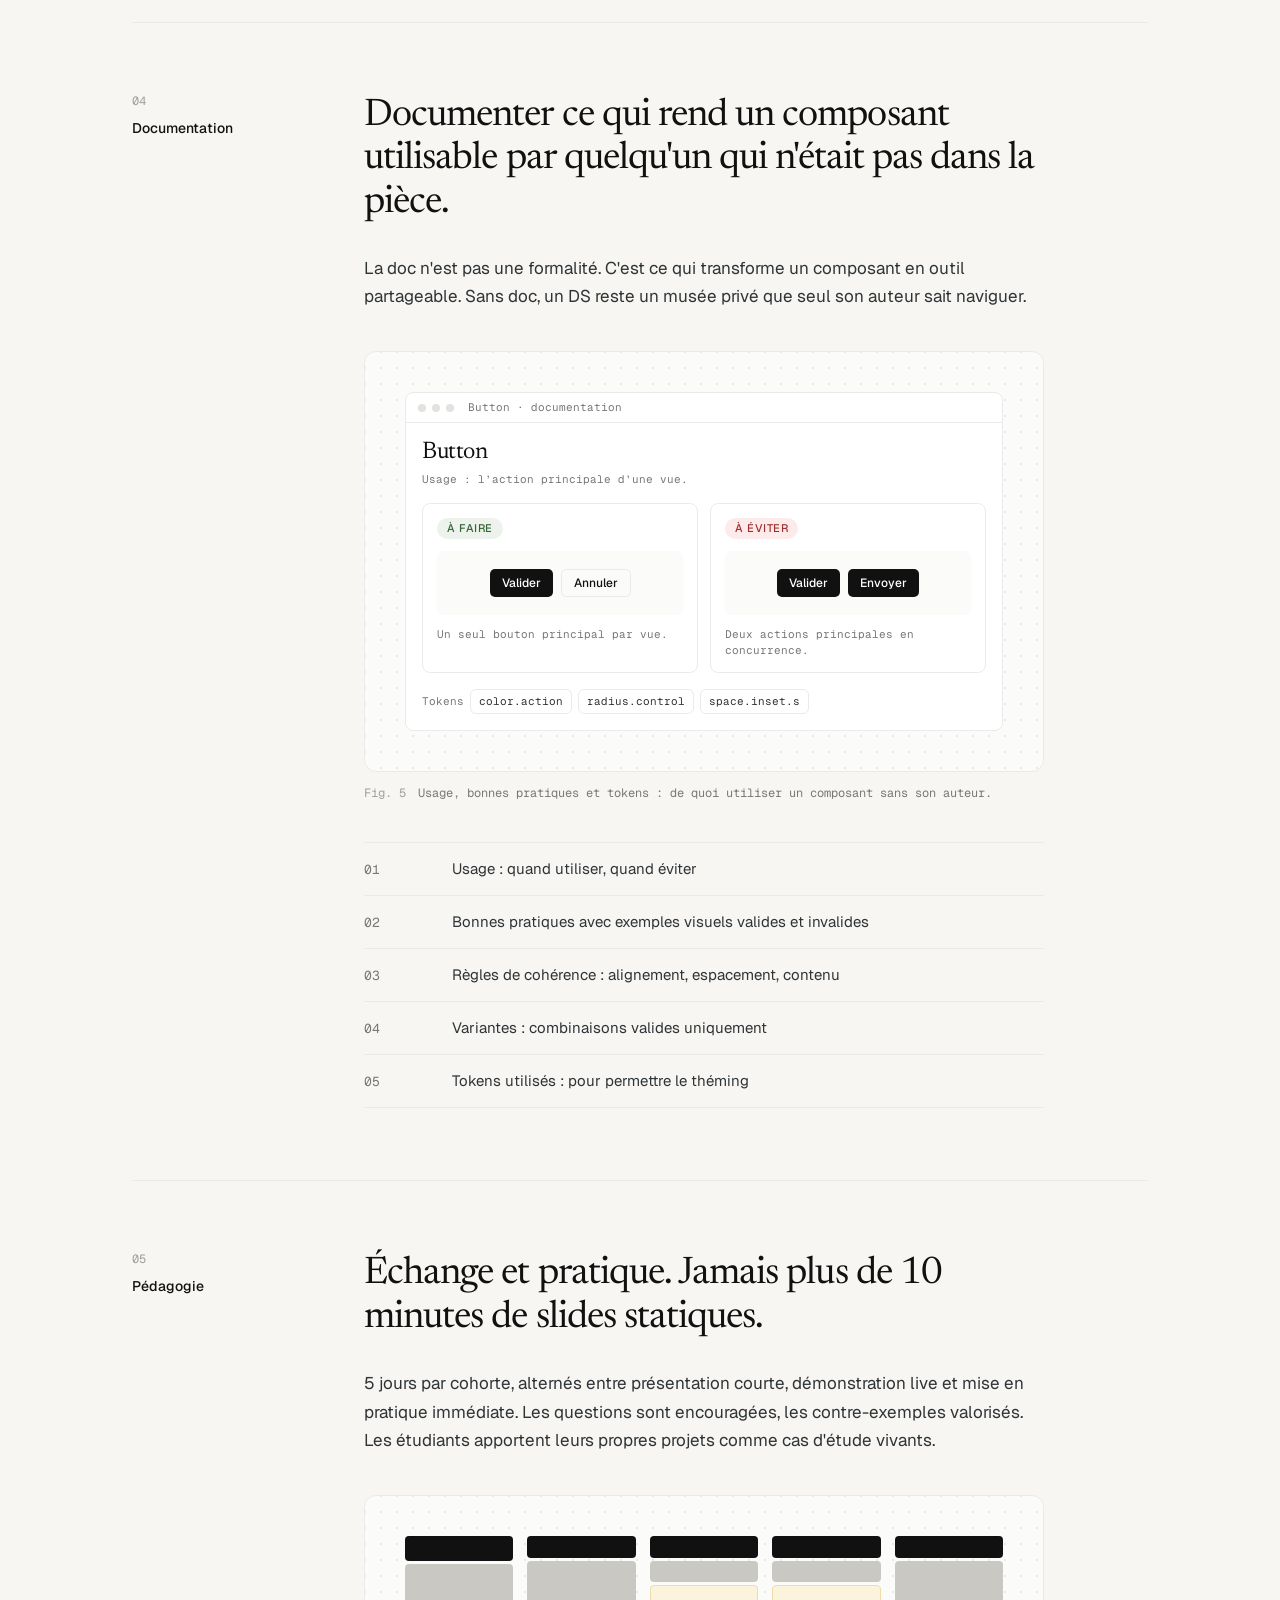
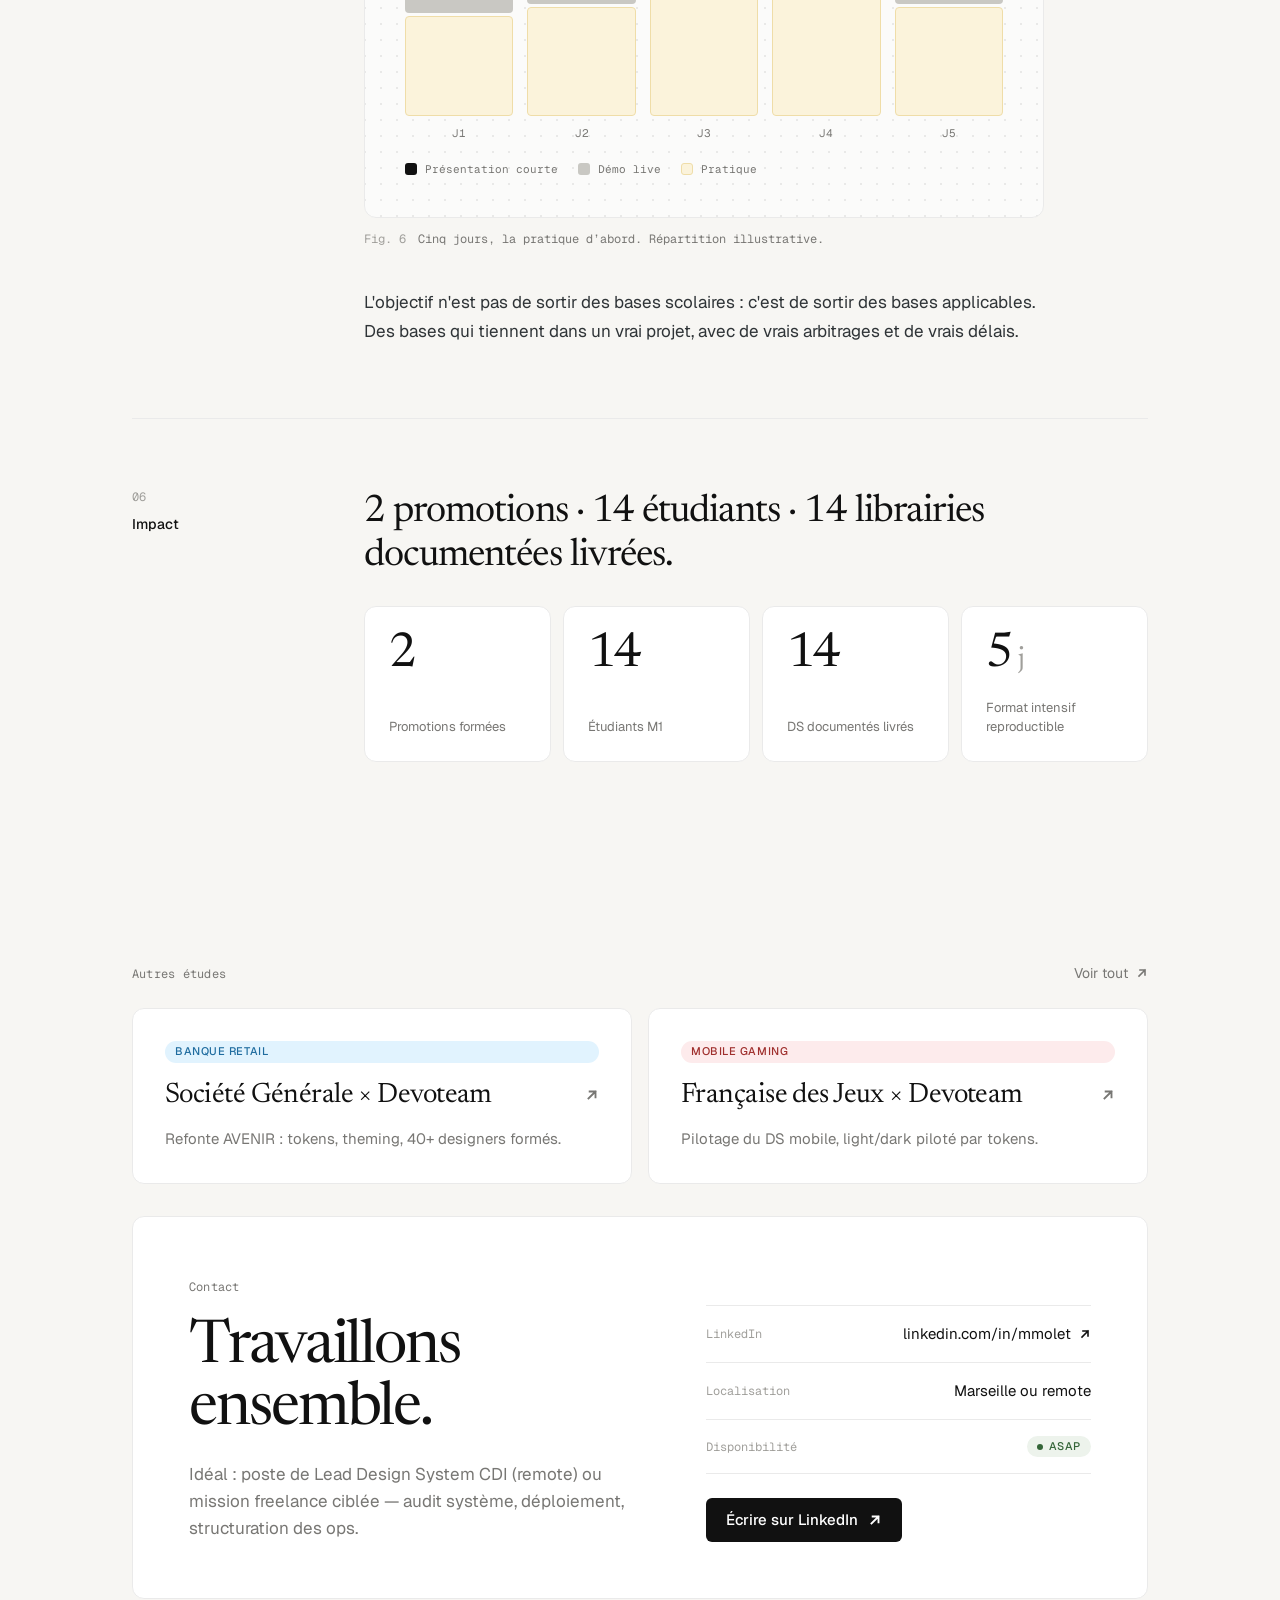
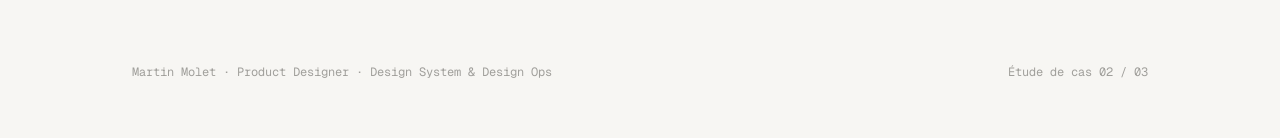
<file: ecv.html>
<!DOCTYPE html>
<html lang="fr">
<head>
<meta charset="UTF-8">
<meta name="viewport" content="width=device-width, initial-scale=1.0">
<title>ECV Aix-en-Provence · Atomic & Design System | Martin Molet</title>
<link rel="preconnect" href="https://fonts.googleapis.com">
<link rel="preconnect" href="https://fonts.gstatic.com" crossorigin>
<link href="https://fonts.googleapis.com/css2?family=Geist:wght@400;500;600&family=Geist+Mono:wght@400;500&family=Newsreader:ital,opsz,wght@0,6..72,400;0,6..72,500;1,6..72,400&display=swap" rel="stylesheet">
<link rel="alternate" hreflang="fr" href="ecv.html">
<link rel="alternate" hreflang="en" href="ecv-en.html">
<link rel="stylesheet" href="case.css">
</head>
<body>
<div class="ambient" aria-hidden="true"></div>

<nav class="nav">
  <div class="wrap nav-in">
    <a class="back" href="index.html?lang=fr#cases"><svg viewBox="0 0 12 12" fill="none" aria-hidden="true"><path d="M10 6H2M5.5 2.5L2 6l3.5 3.5" stroke="currentColor" stroke-width="1.6" stroke-linecap="square"/></svg><span>Toutes les études</span></a>
    <a class="brand" href="index.html?lang=fr">Martin Molet</a>
    <div class="nav-r">
      <div class="lang" role="group" aria-label="Langue"><a class="lang-opt" href="ecv.html" hreflang="fr" lang="fr" aria-current="true" aria-label="Français"><svg class="flag" viewBox="0 0 3 2" aria-hidden="true"><rect width="1" height="2" fill="#0055A4"/><rect x="1" width="1" height="2" fill="#FFFFFF"/><rect x="2" width="1" height="2" fill="#EF4135"/></svg><span>FR</span></a><a class="lang-opt" href="ecv-en.html" hreflang="en" lang="en" aria-label="English"><svg class="flag" viewBox="0 0 60 30" preserveAspectRatio="xMidYMid slice" aria-hidden="true"><clipPath id="uk-t"><path d="M30,15h30v15zv15h-30zh-30v-15zv-15h30z"/></clipPath><rect width="60" height="30" fill="#012169"/><path d="M0,0L60,30M60,0L0,30" stroke="#FFFFFF" stroke-width="6"/><path d="M0,0L60,30M60,0L0,30" clip-path="url(#uk-t)" stroke="#C8102E" stroke-width="4"/><path d="M30,0v30M0,15h60" stroke="#FFFFFF" stroke-width="10"/><path d="M30,0v30M0,15h60" stroke="#C8102E" stroke-width="6"/></svg><span>EN</span></a></div>
      <a class="btn btn-primary btn-sm" href="#contact">Me contacter</a>
    </div>
  </div>
</nav>

<main>
  <header class="hero">
    <div class="wrap">
      <div class="hero-top reveal">
        <span class="tag tag-yellow">Enseignement</span>
        <span class="eyebrow">Étude de cas 02 / 03</span>
      </div>
      <h1 class="hero-title reveal" style="--i:1"><span>ECV</span><span>Aix-en-Provence</span></h1>
      <p class="hero-sum reveal" style="--i:2">Deux ateliers avec des étudiants Master 1 pour apprendre à concevoir et documenter un Design System. Pas de théorie seule : du hands-on et des bases solides pour le travail réel.</p>
      <figure class="fig fig-hero reveal"><div class="fig-box"><div class="atomic"><div class="at"><div class="at-cell"><span class="aa">Aa</span><div class="dots3"><i style="background:var(--ink)"></i><i style="background:var(--yellow-bg);border:1px solid #EFDDA8"></i><i style="background:var(--blue-bg);border:1px solid #C6DDEA"></i></div><span class="mc-btn" style="justify-self:start">OK</span></div><span class="lbl">01 Atoms</span></div><div class="at"><div class="at-cell"><span class="sk dk" style="width:40%"></span><div class="mc-input">E-mail</div></div><span class="lbl">02 Molecules</span></div><div class="at"><div class="at-cell"><span class="sk dk" style="width:55%;height:10px"></span><div class="mc-input">Nom</div><div class="mc-input">E-mail</div><span class="mc-btn">Envoyer</span></div><span class="lbl">03 Organisms</span></div><div class="at"><div class="at-cell"><span class="fr-bar"></span><div class="slot-d"></div><div class="slot-d" style="height:56px"></div><span class="fr-bar"></span></div><span class="lbl">04 Templates</span></div><div class="at"><div class="at-cell"><span class="fr-bar"></span><div class="img-b"></div><span class="sk dk" style="width:70%;height:10px"></span><span class="sk"></span><span class="sk" style="width:80%"></span><span class="mc-btn" style="justify-self:start">Découvrir</span><span class="fr-bar"></span></div><span class="lbl">05 Pages</span></div></div></div><figcaption><b>Fig. 1</b><span>De l’atome à la page : la hiérarchie que chaque étudiant construit.</span></figcaption></figure>
      <div class="card facts reveal" style="--i:3">
          <div class="fact"><div class="fact-k">Rôle</div><div class="fact-v">Intervenant · Atomic &amp; Design System</div></div>
          <div class="fact"><div class="fact-k">Période</div><div class="fact-v">Févr. 2025 + Avr. 2026 · 2 promotions</div></div>
          <div class="fact"><div class="fact-k">Cohortes</div><div class="fact-v">8 étudiants + 6 étudiants</div></div>
          <div class="fact"><div class="fact-k">Format</div><div class="fact-v">5 jours · hands-on</div></div>
      </div>
    </div>
  </header>

  <section class="intro">
    <div class="wrap intro-grid">
      <div class="eyebrow">Contexte</div>
      <div>
        <p class="lede reveal">Des étudiants M1 avec un bon instinct UI, déjà engagés dans une formation produit. Mais sans modèles mentaux pour penser à l'échelle, la cohérence reste un accident. L'objectif : qu'ils soient capables de penser système le lendemain, pas juste de réciter Atomic Design.</p>
        <div class="card scope reveal" style="--i:1">
            <div class="scope-cell"><div class="fact-k">Ma contribution</div><div class="fact-v">Conception pédagogique · Coaching · Notation</div></div>
            <div class="scope-cell"><div class="fact-k">Format</div><div class="fact-v">5 jours intensifs · zéro slide statique</div></div>
            <div class="scope-cell"><div class="fact-k">Cohortes</div><div class="fact-v">Promo 2025 · Promo 2026</div></div>
            <div class="scope-cell"><div class="fact-k">Livrable étudiant</div><div class="fact-v">Librairie Figma documentée de A à Z</div></div>
        </div>
      </div>
    </div>
  </section>

  <div class="chapters">
    <div class="wrap">
      <section class="chapter">
        <div class="ch-label"><div class="ch-num">01</div><div class="ch-name">Fondamentaux</div></div>
        <div class="ch-body reveal">
        <h2>Donner les bons modèles mentaux avant de toucher Figma.</h2>
        <p>Avant de construire quoi que ce soit, il faut comprendre pourquoi une hiérarchie atomique tient debout dans le travail réel. Atoms, molecules, organisms : pas une taxonomie scolaire, mais une façon de penser la composition et la maintenance.</p>
        <figure class="fig reveal"><div class="fig-box">
<div class="chain" style="margin-top:0">
  <div class="chain-row chain-head"><span>Primitive</span><span></span><span>Sémantique</span><span></span><span>Composant</span></div>
  <div class="chain-row"><div class="tkn"><span class="sw" style="background:#1F6C9F"></span>blue.600</div><div class="arr" aria-hidden="true"><svg viewBox="0 0 28 12" fill="none"><path d="M0 6h26M21 1l5 5-5 5" stroke="currentColor" stroke-width="1.4"/></svg></div><div class="tkn">color.action</div><div class="arr" aria-hidden="true"><svg viewBox="0 0 28 12" fill="none"><path d="M0 6h26M21 1l5 5-5 5" stroke="currentColor" stroke-width="1.4"/></svg></div><div class="tkn">button.primary.bg</div></div>
  <div class="chain-row"><div class="tkn"><span class="sw sp"></span>space.4 · 16</div><div class="arr" aria-hidden="true"><svg viewBox="0 0 28 12" fill="none"><path d="M0 6h26M21 1l5 5-5 5" stroke="currentColor" stroke-width="1.4"/></svg></div><div class="tkn">spacing.inset.m</div><div class="arr" aria-hidden="true"><svg viewBox="0 0 28 12" fill="none"><path d="M0 6h26M21 1l5 5-5 5" stroke="currentColor" stroke-width="1.4"/></svg></div><div class="tkn">card.padding</div></div>
  <div class="chain-row"><div class="tkn"><span class="sw" style="border-radius:5px;background:var(--surface)"></span>radius.2 · 8</div><div class="arr" aria-hidden="true"><svg viewBox="0 0 28 12" fill="none"><path d="M0 6h26M21 1l5 5-5 5" stroke="currentColor" stroke-width="1.4"/></svg></div><div class="tkn">radius.surface</div><div class="arr" aria-hidden="true"><svg viewBox="0 0 28 12" fill="none"><path d="M0 6h26M21 1l5 5-5 5" stroke="currentColor" stroke-width="1.4"/></svg></div><div class="tkn">card.radius</div></div>
</div></div><figcaption><b>Fig. 2</b><span>Trois niveaux de tokens. Le nom documente l’usage.</span></figcaption></figure>
        <p>Les variables et tokens arrivent ensuite : différence entre primitives et sémantiques, comment un token bien nommé documente son propre usage. Et le theming comme test de qualité du système : un DS qui ne sait pas thémer n'a pas de vrai contrat.</p>
        <blockquote class="pull">Un DS qui ne sait pas thémer est un DS qui n'a pas vraiment de contrat.</blockquote>
        </div>
      </section>
      <section class="chapter">
        <div class="ch-label"><div class="ch-num">02</div><div class="ch-name">Librairie</div></div>
        <div class="ch-body reveal">
        <h2>Chaque étudiant construit sa propre librairie Figma de A à Z.</h2>
        <p>Pas un fichier à remplir. Une librairie complète, partant des couleurs primitives et finissant aux templates. L'exercice force à se confronter à des vrais choix : comment nommer un token, où placer la limite d'un composant, quoi documenter.</p>
        <figure class="fig reveal"><div class="fig-box"><div class="win "><div class="win-bar"><i></i><i></i><i></i><span>librairie-etudiant.fig</span></div><div class="win-body" style="padding:0"><div class="lib">
  <div class="lib-side"><span>Couverture</span><span class=on>Fondations</span><span>Atoms</span><span>Molecules</span><span>Organisms</span><span>Templates</span><span>Documentation</span></div>
  <div class="lib-canvas">
    <span class="lbl">Couleurs · primitives</span>
    <div class="pal"><i style="background:#111111"></i><i style="background:#2F3437"></i><i style="background:#787774"></i><i style="background:#EAEAEA"></i><i style="background:#E1F3FE"></i><i style="background:#EDF3EC"></i><i style="background:#FBF3DB"></i><i style="background:#FDEBEC"></i></div>
    <span class="lbl">Typographie</span>
    <div class="scale">
      <div><b style="font-size:30px">Aa</b><span class="lbl">display</span></div>
      <div><b style="font-size:22px">Aa</b><span class="lbl">title</span></div>
      <div><b style="font-size:16px">Aa</b><span class="lbl">body</span></div>
      <div><b style="font-size:12px">Aa</b><span class="lbl">caption</span></div>
    </div>
  </div>
</div></div></div></div><figcaption><b>Fig. 3</b><span>Une librairie complète, des fondations aux templates.</span></figcaption></figure>
        <ul class="list">
            <li><span class="list-n">01</span><span>Définir une palette et nommer les tokens sémantiquement</span></li>
            <li><span class="list-n">02</span><span>Construire les atoms : boutons, inputs, labels</span></li>
            <li><span class="list-n">03</span><span>Composer en molecules : form fields, list items</span></li>
            <li><span class="list-n">04</span><span>Assembler en organisms : forms, navigation, cards</span></li>
            <li><span class="list-n">05</span><span>Documenter chaque composant : usages, règles, contraintes</span></li>
          </ul>
        <p>Des revues individuelles courtes permettent de débloquer, valider les choix de nommage et pointer les pièges classiques : composant trop large, token trop spécifique, doc trop technique.</p>
        </div>
      </section>
      <section class="chapter">
        <div class="ch-label"><div class="ch-num">03</div><div class="ch-name">Modularité</div></div>
        <div class="ch-body reveal">
        <h2>Décomposer un composant existant pour comprendre ce qui doit être un token, un slot, une prop.</h2>
        <p>On prend un composant complexe déjà existant : carte produit, modal multi-étapes. On le démonte. On identifie ce qui doit rester fixe, ce qui doit être flexible, ce qui doit être piloté par token.</p>
        <figure class="fig reveal"><div class="fig-box">
<div class="decomp">
  <div class="pcard">
    <div class="pc-media"><span class="pin" style="right:8px;top:8px">1</span></div>
    <div class="pc-title">Carte produit<span class="pin" style="right:0;top:0">2</span></div>
    <div class="pc-meta"><span class="sk" style="width:60%"></span><span class="pin" style="left:calc(60% + 10px);top:-5px">3</span></div>
    <div class="pc-foot"><span class="pc-price">24,90 €</span><span class="mc-btn">Ajouter</span><span class="pin" style="right:-9px;top:-12px">4</span></div>
  </div>
  <ol class="legend">
    <li><span class="pin">1</span><span><span class="tag tag-blue">Slot</span>média, contenu libre</span></li>
    <li><span class="pin">2</span><span><span class="tag tag-yellow">Prop</span>titre du produit</span></li>
    <li><span class="pin">3</span><span><span class="tag tag-green">Token</span>color.text.muted</span></li>
    <li><span class="pin">4</span><span><span class="tag tag-yellow">Prop</span>variante du bouton</span></li>
  </ol>
</div></div><figcaption><b>Fig. 4</b><span>Démonter un composant pour décider ce qui est slot, prop ou token.</span></figcaption></figure>
        <blockquote class="pull">Un composant trop intelligent devient impossible à maintenir. La modularité paie sur le long terme.</blockquote>
        <p>Chaque étudiant repart avec une version refactorisée et une note justifiant les choix de découpe. Pas une correction : une conversation sur les arbitrages.</p>
        </div>
      </section>
      <section class="chapter">
        <div class="ch-label"><div class="ch-num">04</div><div class="ch-name">Documentation</div></div>
        <div class="ch-body reveal">
        <h2>Documenter ce qui rend un composant utilisable par quelqu'un qui n'était pas dans la pièce.</h2>
        <p>La doc n'est pas une formalité. C'est ce qui transforme un composant en outil partageable. Sans doc, un DS reste un musée privé que seul son auteur sait naviguer.</p>
        <figure class="fig reveal"><div class="fig-box"><div class="win "><div class="win-bar"><i></i><i></i><i></i><span>Button · documentation</span></div><div class="win-body">
<div class="doc-h">Button</div>
<div class="lbl" style="margin-top:6px">Usage : l’action principale d’une vue.</div>
<div class="dd">
  <div class="dd-box"><span class="tag tag-green">À faire</span><div class="dd-demo"><span class="mc-btn">Valider</span><span class="mc-btn ghost">Annuler</span></div><span class="lbl">Un seul bouton principal par vue.</span></div>
  <div class="dd-box"><span class="tag tag-red">À éviter</span><div class="dd-demo"><span class="mc-btn">Valider</span><span class="mc-btn">Envoyer</span></div><span class="lbl">Deux actions principales en concurrence.</span></div>
</div>
<div class="chips"><span class="lbl">Tokens</span><span class="tkn">color.action</span><span class="tkn">radius.control</span><span class="tkn">space.inset.s</span></div></div></div></div><figcaption><b>Fig. 5</b><span>Usage, bonnes pratiques et tokens : de quoi utiliser un composant sans son auteur.</span></figcaption></figure>
        <ul class="list">
            <li><span class="list-n">01</span><span>Usage : quand utiliser, quand éviter</span></li>
            <li><span class="list-n">02</span><span>Bonnes pratiques avec exemples visuels valides et invalides</span></li>
            <li><span class="list-n">03</span><span>Règles de cohérence : alignement, espacement, contenu</span></li>
            <li><span class="list-n">04</span><span>Variantes : combinaisons valides uniquement</span></li>
            <li><span class="list-n">05</span><span>Tokens utilisés : pour permettre le théming</span></li>
          </ul>
        </div>
      </section>
      <section class="chapter">
        <div class="ch-label"><div class="ch-num">05</div><div class="ch-name">Pédagogie</div></div>
        <div class="ch-body reveal">
        <h2>Échange et pratique. Jamais plus de 10 minutes de slides statiques.</h2>
        <p>5 jours par cohorte, alternés entre présentation courte, démonstration live et mise en pratique immédiate. Les questions sont encouragées, les contre-exemples valorisés. Les étudiants apportent leurs propres projets comme cas d'étude vivants.</p>
        <figure class="fig reveal"><div class="fig-box"><div class="days"><div class="day"><div class="day-bar"><i class="d-pres" style="flex:1"></i><i class="d-demo" style="flex:2"></i><i class="d-prat" style="flex:4"></i></div><span class="lbl">J1</span></div><div class="day"><div class="day-bar"><i class="d-pres" style="flex:1"></i><i class="d-demo" style="flex:2"></i><i class="d-prat" style="flex:5"></i></div><span class="lbl">J2</span></div><div class="day"><div class="day-bar"><i class="d-pres" style="flex:1"></i><i class="d-demo" style="flex:1"></i><i class="d-prat" style="flex:6"></i></div><span class="lbl">J3</span></div><div class="day"><div class="day-bar"><i class="d-pres" style="flex:1"></i><i class="d-demo" style="flex:1"></i><i class="d-prat" style="flex:6"></i></div><span class="lbl">J4</span></div><div class="day"><div class="day-bar"><i class="d-pres" style="flex:1"></i><i class="d-demo" style="flex:2"></i><i class="d-prat" style="flex:5"></i></div><span class="lbl">J5</span></div></div>
<div class="legend-row lbl">
  <span><i class="d-pres"></i>Présentation courte</span>
  <span><i class="d-demo"></i>Démo live</span>
  <span><i class="d-prat"></i>Pratique</span>
</div></div><figcaption><b>Fig. 6</b><span>Cinq jours, la pratique d’abord. Répartition illustrative.</span></figcaption></figure>
        <p>L'objectif n'est pas de sortir des bases scolaires : c'est de sortir des bases applicables. Des bases qui tiennent dans un vrai projet, avec de vrais arbitrages et de vrais délais.</p>
        </div>
      </section>
      <section class="chapter is-impact">
        <div class="ch-label"><div class="ch-num">06</div><div class="ch-name">Impact</div></div>
        <div class="ch-body reveal">
        <h2>2 promotions · 14 étudiants · 14 librairies documentées livrées.</h2>
        <div class="results">
            <div class="card result reveal" style="--i:0"><div class="result-n"><span data-count="2">2</span></div><div class="result-l">Promotions formées</div></div>
            <div class="card result reveal" style="--i:1"><div class="result-n"><span data-count="14">14</span></div><div class="result-l">Étudiants M1</div></div>
            <div class="card result reveal" style="--i:2"><div class="result-n"><span data-count="14">14</span></div><div class="result-l">DS documentés livrés</div></div>
            <div class="card result reveal" style="--i:3"><div class="result-n"><span data-count="5">5</span><span class="s"> j</span></div><div class="result-l">Format intensif reproductible</div></div>
          </div>
        </div>
      </section>
    </div>
  </div>

  <section class="related">
    <div class="wrap">
      <div class="related-h"><span class="eyebrow">Autres études</span><a class="back" href="index.html?lang=fr#cases"><span>Voir tout</span><svg viewBox="0 0 12 12" fill="none" aria-hidden="true"><path d="M3 9L9 3M4 3h5v5" stroke="currentColor" stroke-width="1.6" stroke-linecap="square"/></svg></a></div>
      <div class="related-grid">
          <a class="card rel reveal" style="--i:0" href="sg.html">
            <span class="tag tag-blue">Banque retail</span>
            <div class="rel-name"><span>Société Générale × Devoteam</span><svg viewBox="0 0 12 12" fill="none" aria-hidden="true"><path d="M3 9L9 3M4 3h5v5" stroke="currentColor" stroke-width="1.6" stroke-linecap="square"/></svg></div>
            <p class="rel-sub">Refonte AVENIR : tokens, theming, 40+ designers formés.</p>
          </a>
          <a class="card rel reveal" style="--i:1" href="fdj.html">
            <span class="tag tag-red">Mobile gaming</span>
            <div class="rel-name"><span>Française des Jeux × Devoteam</span><svg viewBox="0 0 12 12" fill="none" aria-hidden="true"><path d="M3 9L9 3M4 3h5v5" stroke="currentColor" stroke-width="1.6" stroke-linecap="square"/></svg></div>
            <p class="rel-sub">Pilotage du DS mobile, light/dark piloté par tokens.</p>
          </a>
      </div>
    </div>
  </section>

  <section class="contact-wrap" id="contact">
    <div class="wrap">
      <div class="card contact reveal">
        <div>
          <span class="eyebrow">Contact</span>
          <h2 class="contact-title">Travaillons ensemble.</h2>
          <p class="contact-sub">Idéal : poste de Lead Design System CDI (remote) ou mission freelance ciblée — audit système, déploiement, structuration des ops.</p>
        </div>
        <div>
          <a class="contact-row" href="https://www.linkedin.com/in/mmolet" target="_blank" rel="noopener noreferrer"><span class="k">LinkedIn</span><span class="v">linkedin.com/in/mmolet<svg viewBox="0 0 12 12" fill="none" aria-hidden="true"><path d="M3 9L9 3M4 3h5v5" stroke="currentColor" stroke-width="1.6" stroke-linecap="square"/></svg></span></a>
          <div class="contact-row"><span class="k">Localisation</span><span class="v">Marseille ou remote</span></div>
          <div class="contact-row"><span class="k">Disponibilité</span><span class="tag tag-green"><span class="tag-dot"></span>ASAP</span></div>
          <a class="btn btn-primary contact-cta" href="https://www.linkedin.com/in/mmolet" target="_blank" rel="noopener noreferrer">Écrire sur LinkedIn<svg viewBox="0 0 12 12" fill="none" aria-hidden="true"><path d="M3 9L9 3M4 3h5v5" stroke="currentColor" stroke-width="1.6" stroke-linecap="square"/></svg></a>
        </div>
      </div>
    </div>
  </section>
</main>

<footer class="foot">
  <div class="wrap foot-in">
    <a href="index.html?lang=fr">Martin Molet · Product Designer · Design System &amp; Design Ops</a>
    <span>Étude de cas 02 / 03</span>
  </div>
</footer>

<script src="case.js"></script>
</body>
</html>
</file>
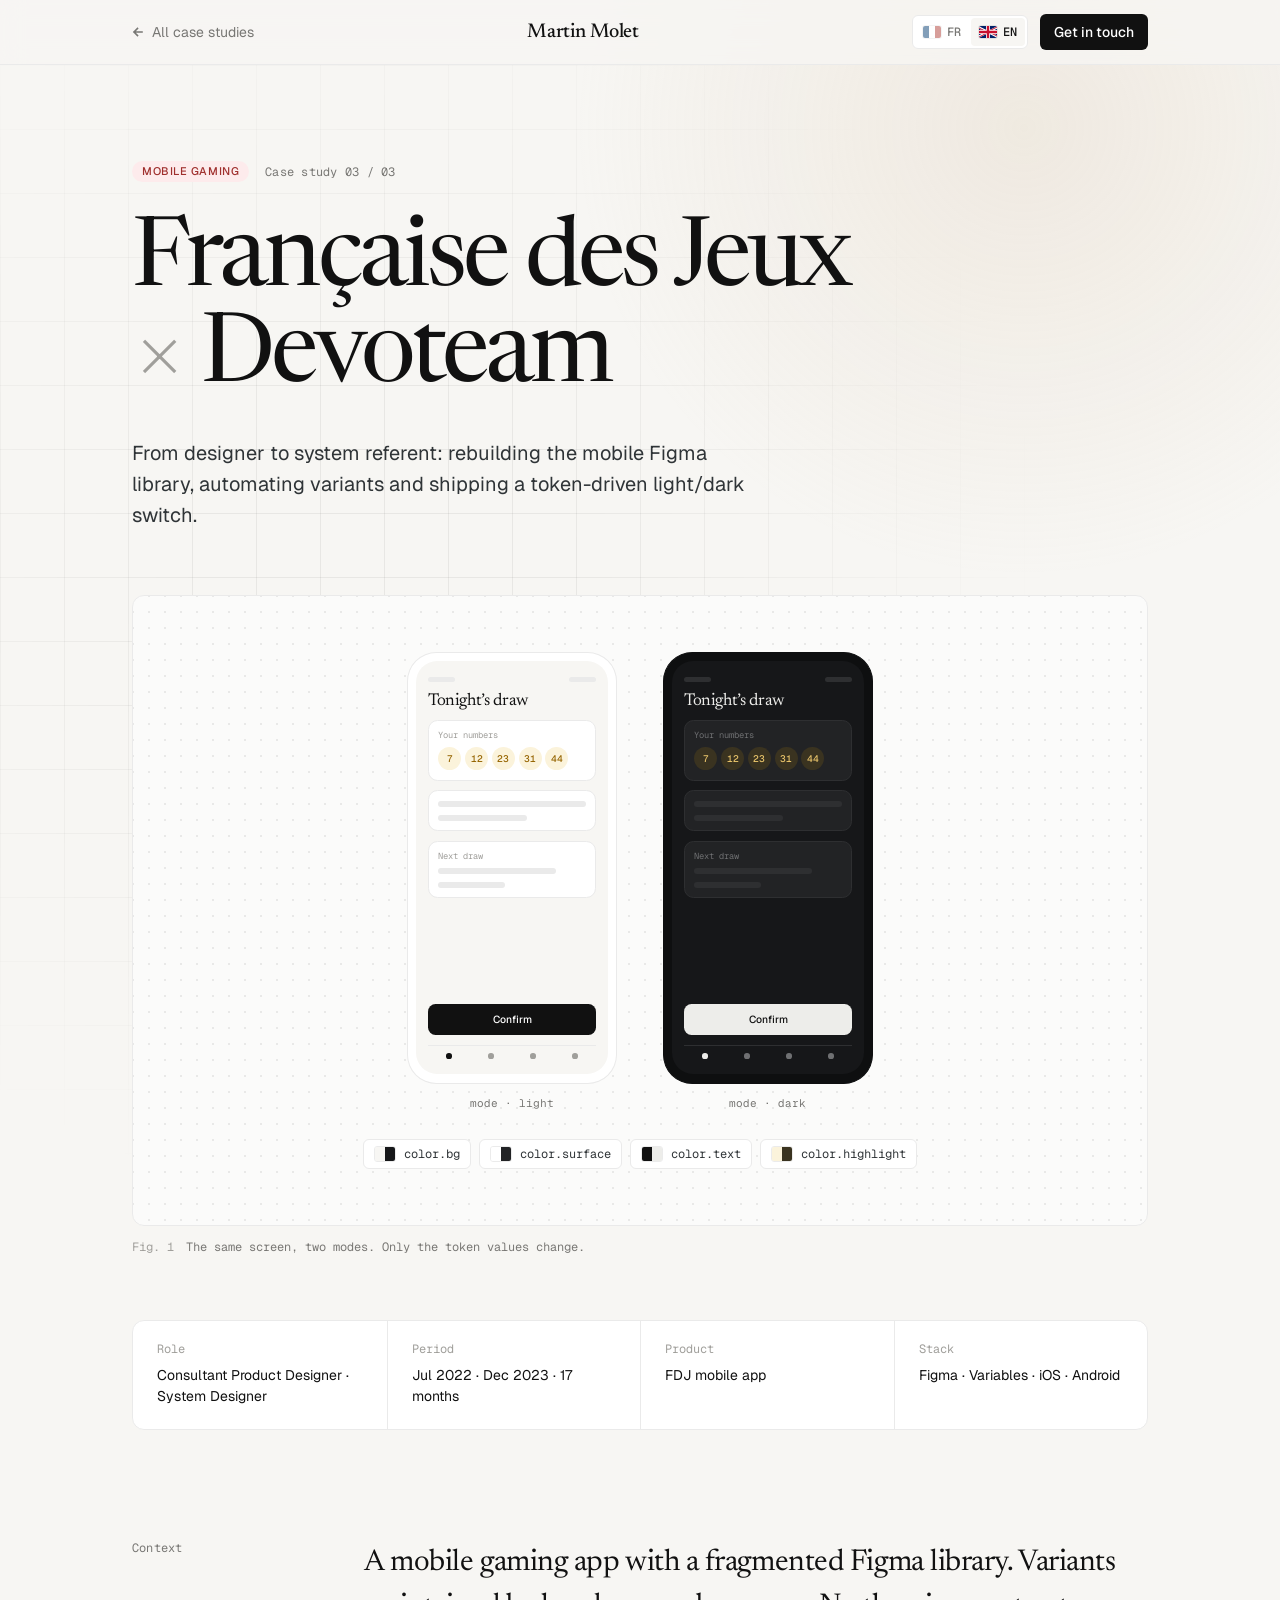
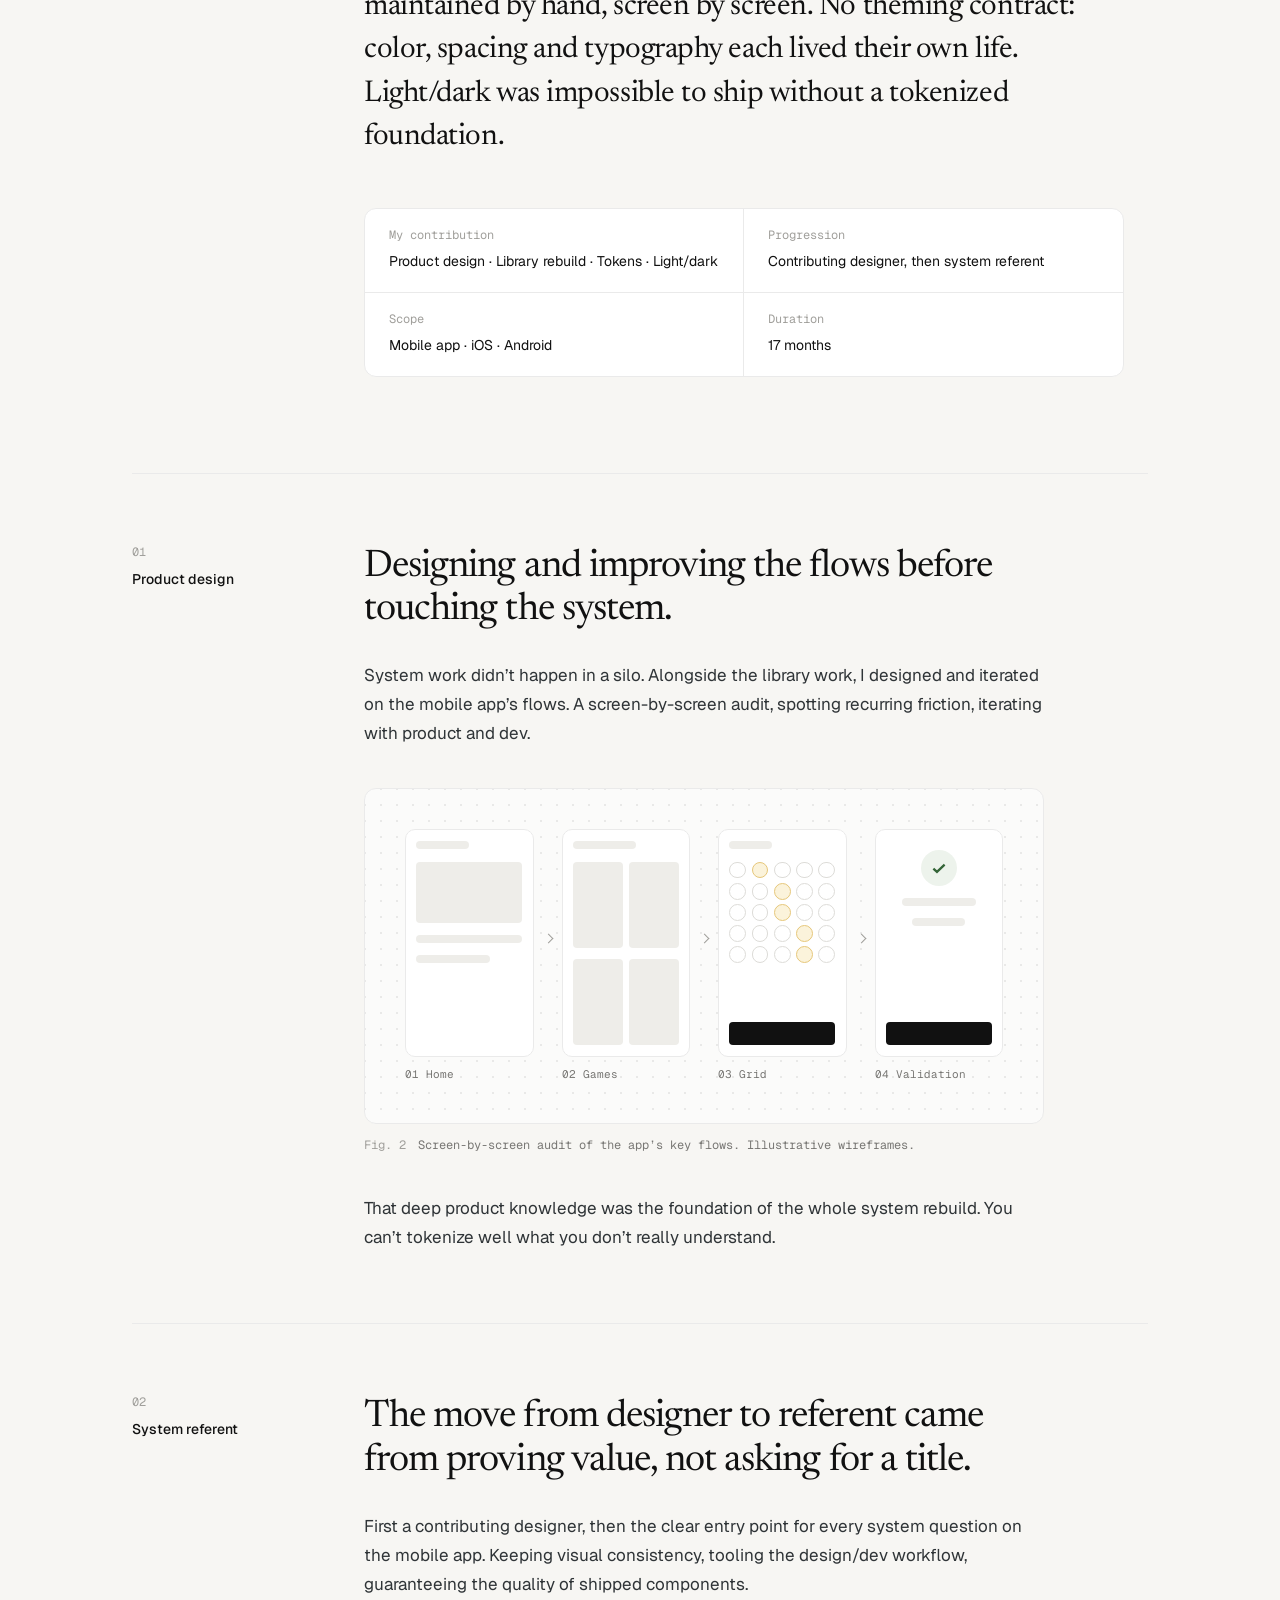
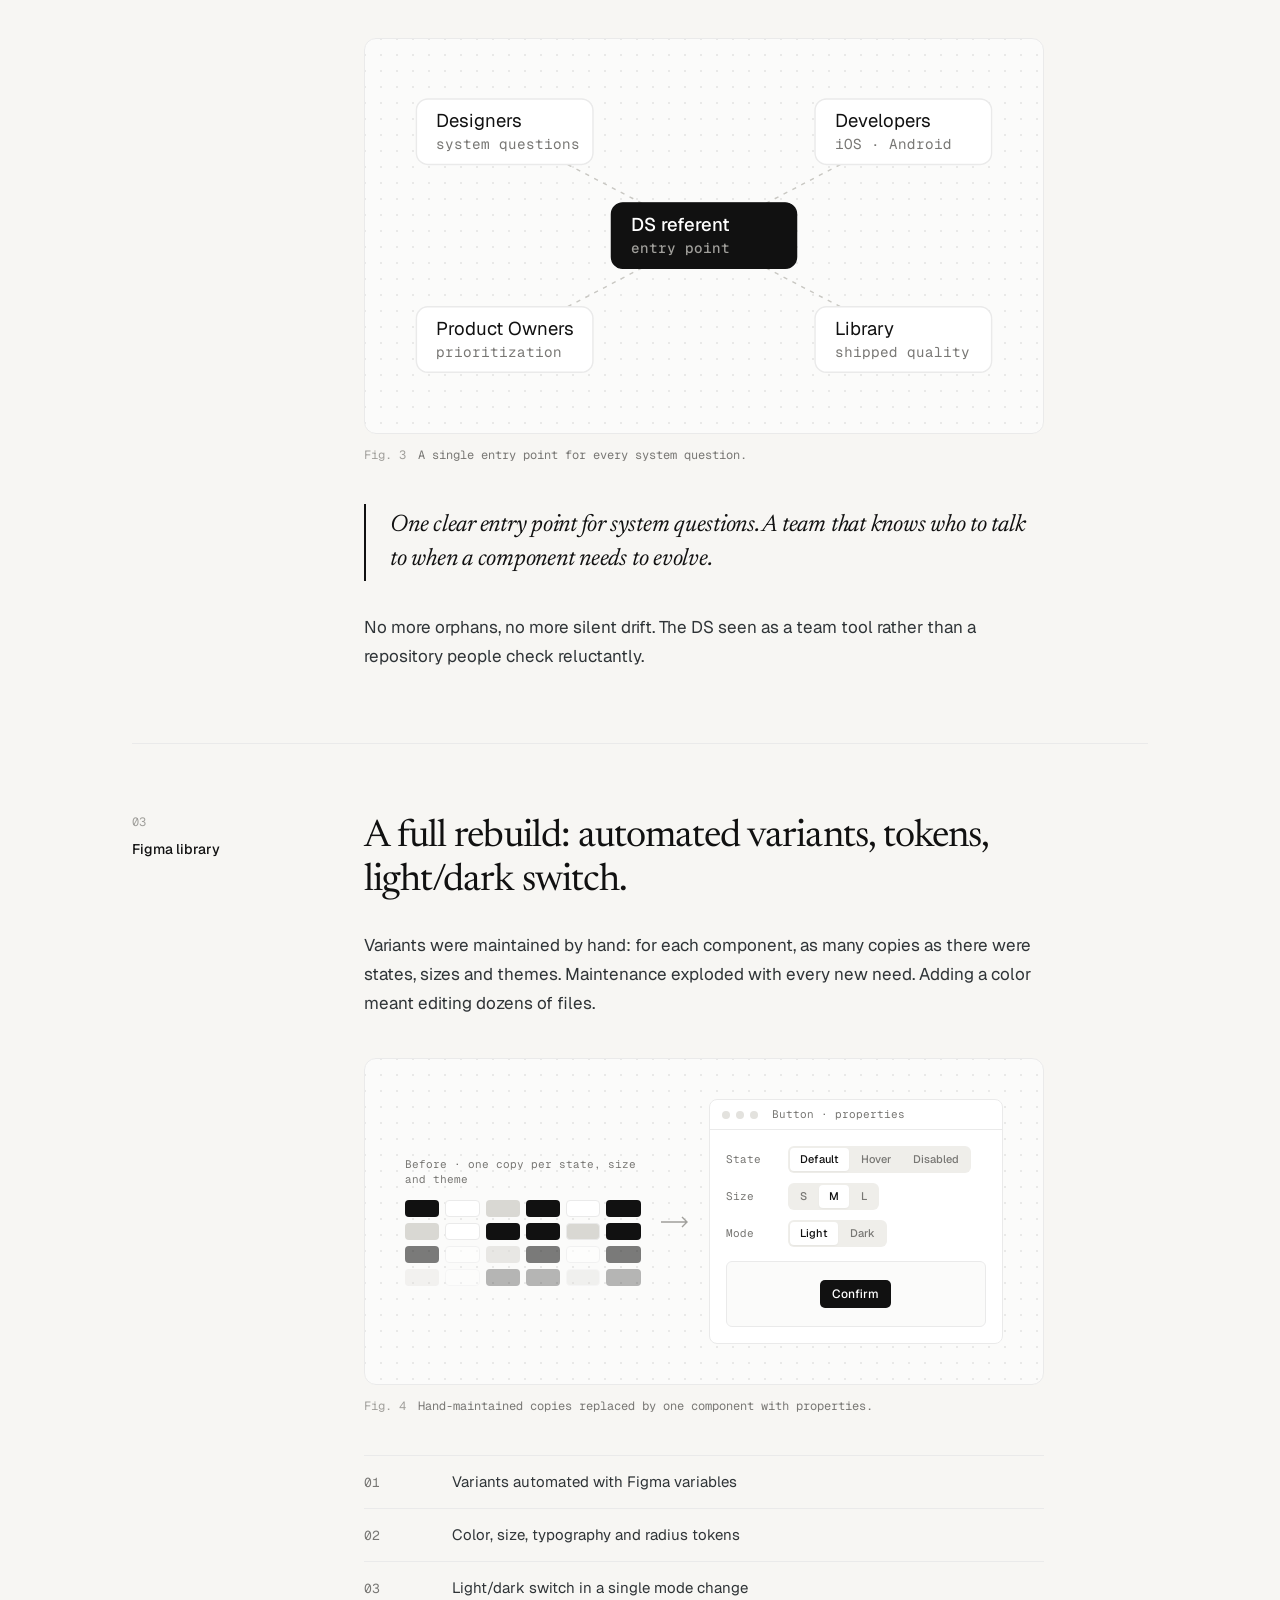
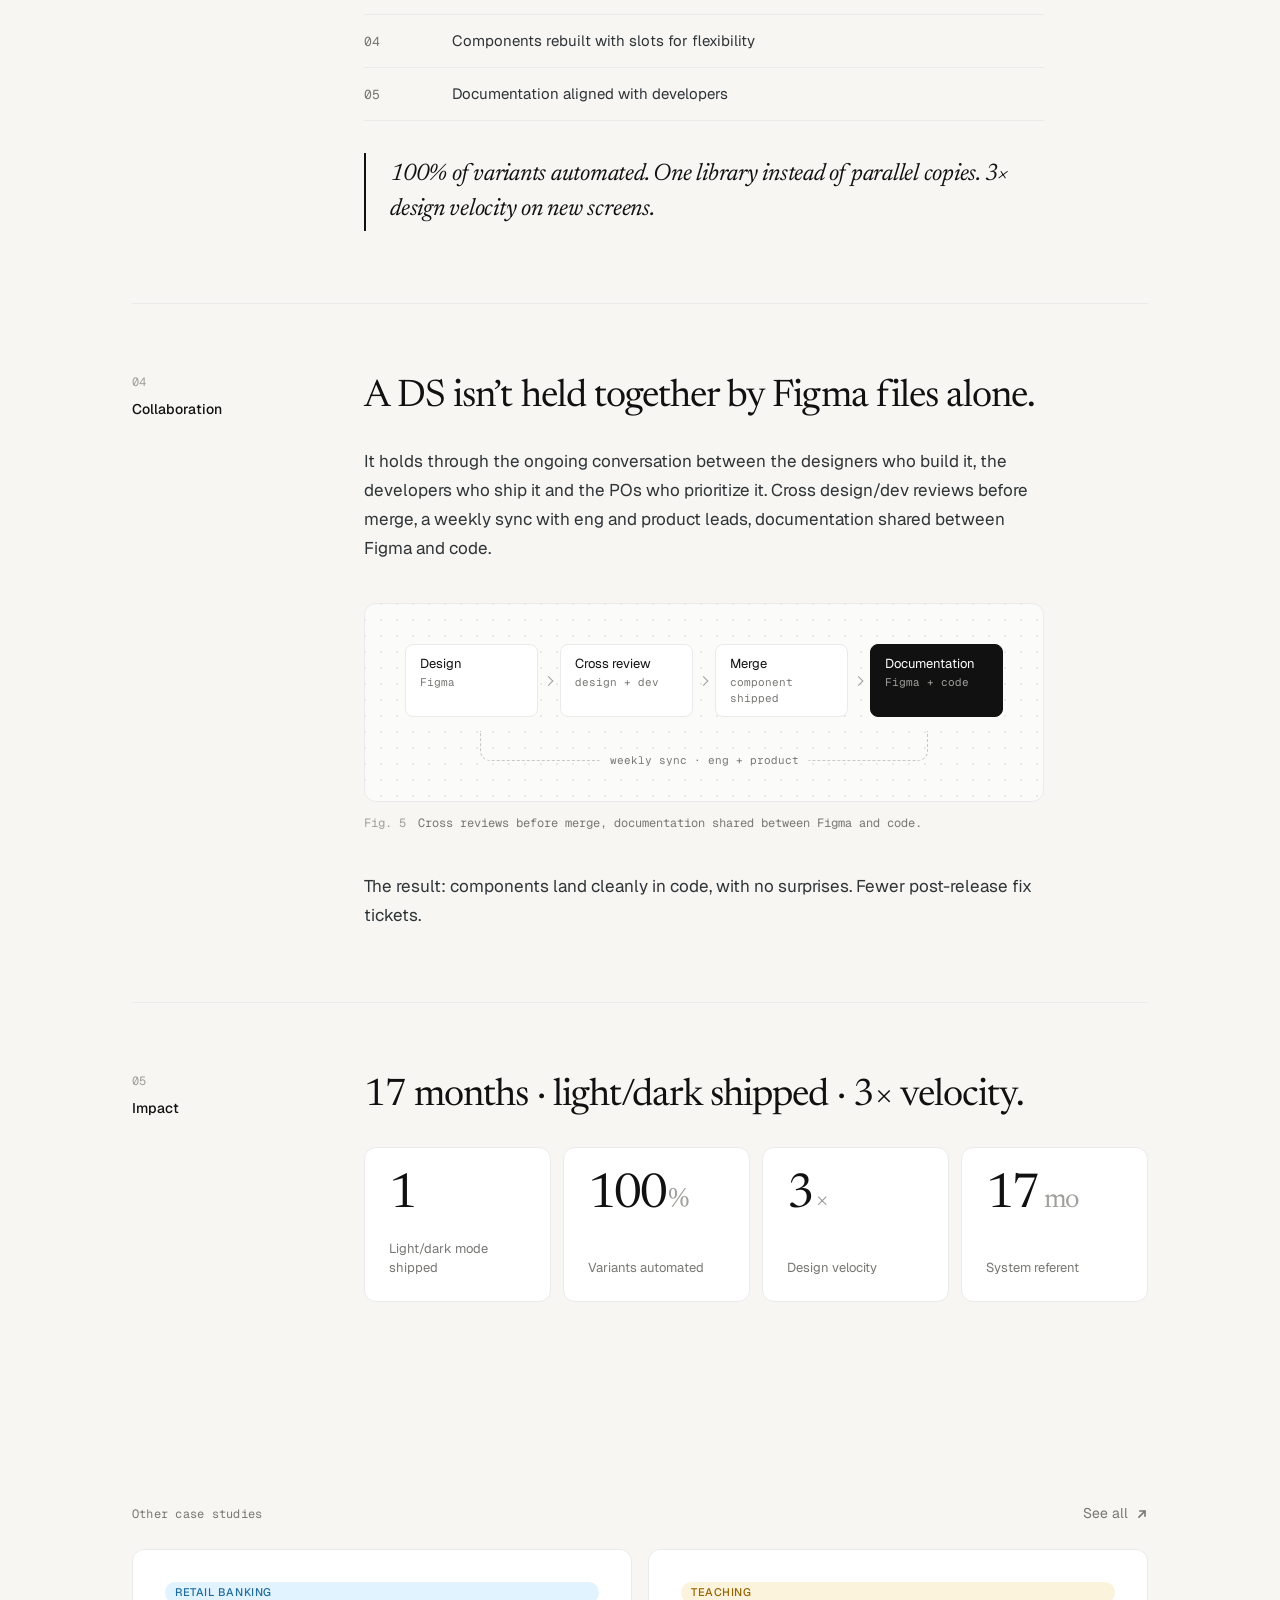
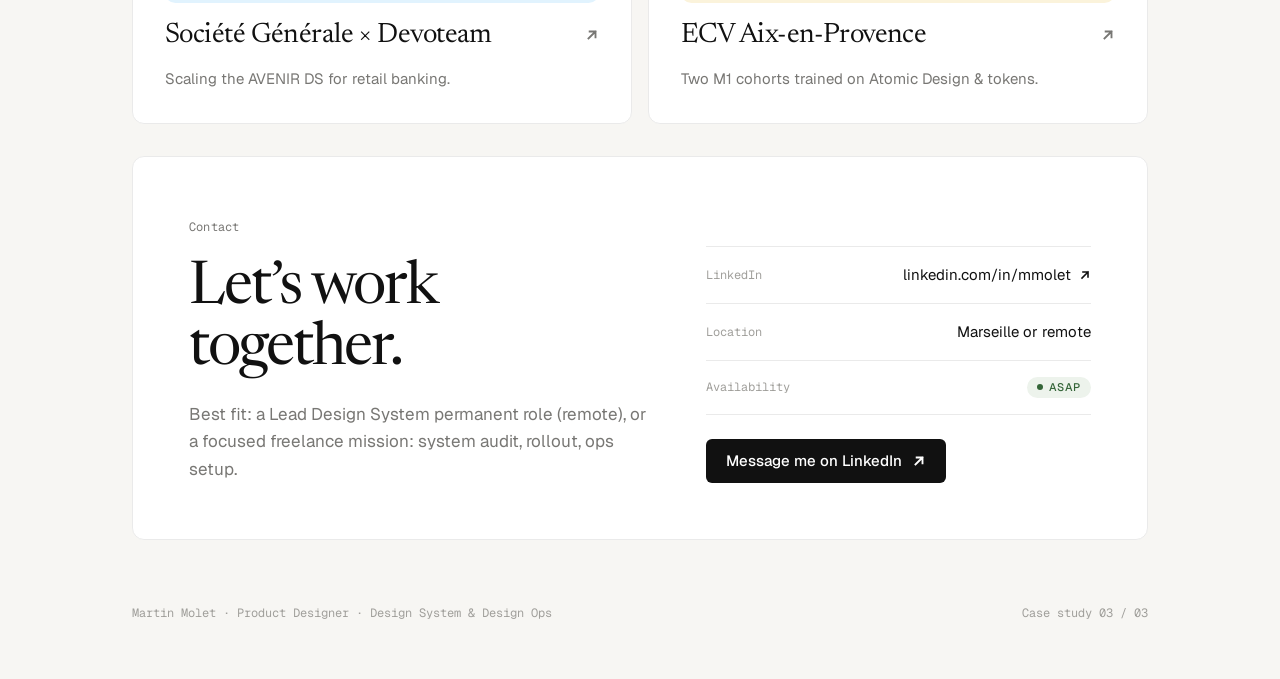
<file: fdj-en.html>
<!DOCTYPE html>
<html lang="en">
<head>
<meta charset="UTF-8">
<meta name="viewport" content="width=device-width, initial-scale=1.0">
<title>Française des Jeux × Devoteam — System Designer | Martin Molet</title>
<link rel="preconnect" href="https://fonts.googleapis.com">
<link rel="preconnect" href="https://fonts.gstatic.com" crossorigin>
<link href="https://fonts.googleapis.com/css2?family=Geist:wght@400;500;600&family=Geist+Mono:wght@400;500&family=Newsreader:ital,opsz,wght@0,6..72,400;0,6..72,500;1,6..72,400&display=swap" rel="stylesheet">
<link rel="alternate" hreflang="fr" href="fdj.html">
<link rel="alternate" hreflang="en" href="fdj-en.html">
<link rel="stylesheet" href="case.css">
</head>
<body>
<div class="ambient" aria-hidden="true"></div>

<nav class="nav">
  <div class="wrap nav-in">
    <a class="back" href="index.html?lang=en#cases"><svg viewBox="0 0 12 12" fill="none" aria-hidden="true"><path d="M10 6H2M5.5 2.5L2 6l3.5 3.5" stroke="currentColor" stroke-width="1.6" stroke-linecap="square"/></svg><span>All case studies</span></a>
    <a class="brand" href="index.html?lang=en">Martin Molet</a>
    <div class="nav-r">
      <div class="lang" role="group" aria-label="Language"><a class="lang-opt" href="fdj.html" hreflang="fr" lang="fr" aria-label="Français"><svg class="flag" viewBox="0 0 3 2" aria-hidden="true"><rect width="1" height="2" fill="#0055A4"/><rect x="1" width="1" height="2" fill="#FFFFFF"/><rect x="2" width="1" height="2" fill="#EF4135"/></svg><span>FR</span></a><a class="lang-opt" href="fdj-en.html" hreflang="en" lang="en" aria-current="true" aria-label="English"><svg class="flag" viewBox="0 0 60 30" preserveAspectRatio="xMidYMid slice" aria-hidden="true"><clipPath id="uk-t"><path d="M30,15h30v15zv15h-30zh-30v-15zv-15h30z"/></clipPath><rect width="60" height="30" fill="#012169"/><path d="M0,0L60,30M60,0L0,30" stroke="#FFFFFF" stroke-width="6"/><path d="M0,0L60,30M60,0L0,30" clip-path="url(#uk-t)" stroke="#C8102E" stroke-width="4"/><path d="M30,0v30M0,15h60" stroke="#FFFFFF" stroke-width="10"/><path d="M30,0v30M0,15h60" stroke="#C8102E" stroke-width="6"/></svg><span>EN</span></a></div>
      <a class="btn btn-primary btn-sm" href="#contact">Get in touch</a>
    </div>
  </div>
</nav>

<main>
  <header class="hero">
    <div class="wrap">
      <div class="hero-top reveal">
        <span class="tag tag-red">Mobile gaming</span>
        <span class="eyebrow">Case study 03 / 03</span>
      </div>
      <h1 class="hero-title reveal" style="--i:1"><span>Française des Jeux</span><span><span class="x">×</span> Devoteam</span></h1>
      <p class="hero-sum reveal" style="--i:2">From designer to system referent: rebuilding the mobile Figma library, automating variants and shipping a token-driven light/dark switch.</p>
      <figure class="fig fig-hero reveal"><div class="fig-box">
<div class="phones">
  <div class="phone-col"><div class="phone"><div class="screen">
  <div class="ph-status"><i></i><i></i></div>
  <div class="ph-title">Tonight’s draw</div>
  <div class="ph-card"><span class="ph-lbl">Your numbers</span><div class="balls"><span>7</span><span>12</span><span>23</span><span>31</span><span>44</span></div></div>
  <div class="ph-card"><span class="ph-sk"></span><span class="ph-sk" style="width:60%"></span></div>
  <div class="ph-card"><span class="ph-lbl">Next draw</span><span class="ph-sk" style="width:80%"></span><span class="ph-sk" style="width:45%"></span></div>
  <div class="ph-btn">Confirm</div>
  <div class="ph-nav"><i></i><i></i><i></i><i></i></div>
</div></div><span class="lbl">mode · light</span></div>
  <div class="phone-col"><div class="phone dark"><div class="screen">
  <div class="ph-status"><i></i><i></i></div>
  <div class="ph-title">Tonight’s draw</div>
  <div class="ph-card"><span class="ph-lbl">Your numbers</span><div class="balls"><span>7</span><span>12</span><span>23</span><span>31</span><span>44</span></div></div>
  <div class="ph-card"><span class="ph-sk"></span><span class="ph-sk" style="width:60%"></span></div>
  <div class="ph-card"><span class="ph-lbl">Next draw</span><span class="ph-sk" style="width:80%"></span><span class="ph-sk" style="width:45%"></span></div>
  <div class="ph-btn">Confirm</div>
  <div class="ph-nav"><i></i><i></i><i></i><i></i></div>
</div></div><span class="lbl">mode · dark</span></div>
</div>
<div class="tok-strip">
  <span class="tkn"><span class="duo"><i style="background:#F7F6F3"></i><i style="background:#161719"></i></span>color.bg</span>
  <span class="tkn"><span class="duo"><i style="background:#FFFFFF"></i><i style="background:#222325"></i></span>color.surface</span>
  <span class="tkn"><span class="duo"><i style="background:#111111"></i><i style="background:#EDEDEA"></i></span>color.text</span>
  <span class="tkn"><span class="duo"><i style="background:#FBF3DB"></i><i style="background:#3A3320"></i></span>color.highlight</span>
</div></div><figcaption><b>Fig. 1</b><span>The same screen, two modes. Only the token values change.</span></figcaption></figure>
      <div class="card facts reveal" style="--i:3">
          <div class="fact"><div class="fact-k">Role</div><div class="fact-v">Consultant Product Designer · System Designer</div></div>
          <div class="fact"><div class="fact-k">Period</div><div class="fact-v">Jul 2022 · Dec 2023 · 17 months</div></div>
          <div class="fact"><div class="fact-k">Product</div><div class="fact-v">FDJ mobile app</div></div>
          <div class="fact"><div class="fact-k">Stack</div><div class="fact-v">Figma · Variables · iOS · Android</div></div>
      </div>
    </div>
  </header>

  <section class="intro">
    <div class="wrap intro-grid">
      <div class="eyebrow">Context</div>
      <div>
        <p class="lede reveal">A mobile gaming app with a fragmented Figma library. Variants maintained by hand, screen by screen. No theming contract: color, spacing and typography each lived their own life. Light/dark was impossible to ship without a tokenized foundation.</p>
        <div class="card scope reveal" style="--i:1">
            <div class="scope-cell"><div class="fact-k">My contribution</div><div class="fact-v">Product design · Library rebuild · Tokens · Light/dark</div></div>
            <div class="scope-cell"><div class="fact-k">Progression</div><div class="fact-v">Contributing designer, then system referent</div></div>
            <div class="scope-cell"><div class="fact-k">Scope</div><div class="fact-v">Mobile app · iOS · Android</div></div>
            <div class="scope-cell"><div class="fact-k">Duration</div><div class="fact-v">17 months</div></div>
        </div>
      </div>
    </div>
  </section>

  <div class="chapters">
    <div class="wrap">
      <section class="chapter">
        <div class="ch-label"><div class="ch-num">01</div><div class="ch-name">Product design</div></div>
        <div class="ch-body reveal">
        <h2>Designing and improving the flows before touching the system.</h2>
        <p>System work didn’t happen in a silo. Alongside the library work, I designed and iterated on the mobile app’s flows. A screen-by-screen audit, spotting recurring friction, iterating with product and dev.</p>
        <figure class="fig reveal"><div class="fig-box"><div class="screens"><div><div class="mini"><span class="sk" style="width:50%"></span><div class="blk" style="height:30%"></div><span class="sk"></span><span class="sk" style="width:70%"></span></div><span class="lbl">01 Home</span></div><div><div class="mini"><span class="sk" style="width:60%"></span><div class="g2"><i></i><i></i><i></i><i></i></div></div><span class="lbl">02 Games</span></div><div><div class="mini"><span class="sk" style="width:40%"></span><div class="g5"><i></i><i class="on"></i><i></i><i></i><i></i><i></i><i></i><i class="on"></i><i></i><i></i><i></i><i></i><i class="on"></i><i></i><i></i><i></i><i></i><i></i><i class="on"></i><i></i><i></i><i></i><i></i><i class="on"></i><i></i></div><div class="cta"></div></div><span class="lbl">03 Grid</span></div><div><div class="mini"><div class="ok"><svg viewBox="0 0 16 16" fill="none"><path d="M3 8.5l3.2 3L13 5" stroke="currentColor" stroke-width="2"/></svg></div><span class="sk" style="width:70%;margin:0 auto"></span><span class="sk" style="width:50%;margin:0 auto"></span><div class="cta"></div></div><span class="lbl">04 Validation</span></div></div></div><figcaption><b>Fig. 2</b><span>Screen-by-screen audit of the app’s key flows. Illustrative wireframes.</span></figcaption></figure>
        <p>That deep product knowledge was the foundation of the whole system rebuild. You can’t tokenize well what you don’t really understand.</p>
        </div>
      </section>
      <section class="chapter">
        <div class="ch-label"><div class="ch-num">02</div><div class="ch-name">System referent</div></div>
        <div class="ch-body reveal">
        <h2>The move from designer to referent came from proving value, not asking for a title.</h2>
        <p>First a contributing designer, then the clear entry point for every system question on the mobile app. Keeping visual consistency, tooling the design/dev workflow, guaranteeing the quality of shipped components.</p>
        <figure class="fig reveal"><div class="fig-box"><div class="hub" role="img" aria-label="The DS referent at the center, connected to designers, developers, product owners and the library">
<svg viewBox="0 0 420 220">
  <line x1="210" y1="110" x2="70" y2="37"/><line x1="210" y1="110" x2="350" y2="37"/>
  <line x1="210" y1="110" x2="70" y2="183"/><line x1="210" y1="110" x2="350" y2="183"/>
  <g class="n c"><rect x="145" y="87" width="130" height="46" rx="8"/><text x="159" y="107">DS referent</text><text class="s" x="159" y="122">entry point</text></g>
  <g class="n"><rect x="8" y="14" width="124" height="46" rx="8"/><text x="22" y="34">Designers</text><text class="s" x="22" y="49">system questions</text></g>
  <g class="n"><rect x="288" y="14" width="124" height="46" rx="8"/><text x="302" y="34">Developers</text><text class="s" x="302" y="49">iOS · Android</text></g>
  <g class="n"><rect x="8" y="160" width="124" height="46" rx="8"/><text x="22" y="180">Product Owners</text><text class="s" x="22" y="195">prioritization</text></g>
  <g class="n"><rect x="288" y="160" width="124" height="46" rx="8"/><text x="302" y="180">Library</text><text class="s" x="302" y="195">shipped quality</text></g>
</svg></div></div><figcaption><b>Fig. 3</b><span>A single entry point for every system question.</span></figcaption></figure>
        <blockquote class="pull">One clear entry point for system questions. A team that knows who to talk to when a component needs to evolve.</blockquote>
        <p>No more orphans, no more silent drift. The DS seen as a team tool rather than a repository people check reluctantly.</p>
        </div>
      </section>
      <section class="chapter">
        <div class="ch-label"><div class="ch-num">03</div><div class="ch-name">Figma library</div></div>
        <div class="ch-body reveal">
        <h2>A full rebuild: automated variants, tokens, light/dark switch.</h2>
        <p>Variants were maintained by hand: for each component, as many copies as there were states, sizes and themes. Maintenance exploded with every new need. Adding a color meant editing dozens of files.</p>
        <figure class="fig reveal"><div class="fig-box">
<div class="ba wide-r">
  <div><div class="lbl">Before · one copy per state, size and theme</div><div class="copies"><i></i><i></i><i></i><i></i><i></i><i></i><i></i><i></i><i></i><i></i><i></i><i></i><i></i><i></i><i></i><i></i><i></i><i></i><i></i><i></i><i></i><i></i><i></i><i></i></div></div>
  <div class="arr" aria-hidden="true"><svg viewBox="0 0 28 12" fill="none"><path d="M0 6h26M21 1l5 5-5 5" stroke="currentColor" stroke-width="1.4"/></svg></div>
  <div class="win "><div class="win-bar"><i></i><i></i><i></i><span>Button · properties</span></div><div class="win-body"><div class="props">
    <div class="prop"><span class="lbl">State</span><div class="seg"><span class="on">Default</span><span>Hover</span><span>Disabled</span></div></div>
    <div class="prop"><span class="lbl">Size</span><div class="seg"><span>S</span><span class="on">M</span><span>L</span></div></div>
    <div class="prop"><span class="lbl">Mode</span><div class="seg"><span class="on">Light</span><span>Dark</span></div></div>
    <div class="prop-preview"><span class="mc-btn">Confirm</span></div>
  </div></div></div>
</div></div><figcaption><b>Fig. 4</b><span>Hand-maintained copies replaced by one component with properties.</span></figcaption></figure>
        <ul class="list">
            <li><span class="list-n">01</span><span>Variants automated with Figma variables</span></li>
            <li><span class="list-n">02</span><span>Color, size, typography and radius tokens</span></li>
            <li><span class="list-n">03</span><span>Light/dark switch in a single mode change</span></li>
            <li><span class="list-n">04</span><span>Components rebuilt with slots for flexibility</span></li>
            <li><span class="list-n">05</span><span>Documentation aligned with developers</span></li>
          </ul>
        <blockquote class="pull">100% of variants automated. One library instead of parallel copies. 3× design velocity on new screens.</blockquote>
        </div>
      </section>
      <section class="chapter">
        <div class="ch-label"><div class="ch-num">04</div><div class="ch-name">Collaboration</div></div>
        <div class="ch-body reveal">
        <h2>A DS isn’t held together by Figma files alone.</h2>
        <p>It holds through the ongoing conversation between the designers who build it, the developers who ship it and the POs who prioritize it. Cross design/dev reviews before merge, a weekly sync with eng and product leads, documentation shared between Figma and code.</p>
        <figure class="fig reveal"><div class="fig-box">
<div class="steps">
  <div class="node">Design<small>Figma</small></div>
  <div class="node">Cross review<small>design + dev</small></div>
  <div class="node">Merge<small>component shipped</small></div>
  <div class="node dark">Documentation<small>Figma + code</small></div>
</div>
<div class="loop-back"><span class="lbl">weekly sync · eng + product</span></div></div><figcaption><b>Fig. 5</b><span>Cross reviews before merge, documentation shared between Figma and code.</span></figcaption></figure>
        <p>The result: components land cleanly in code, with no surprises. Fewer post-release fix tickets.</p>
        </div>
      </section>
      <section class="chapter is-impact">
        <div class="ch-label"><div class="ch-num">05</div><div class="ch-name">Impact</div></div>
        <div class="ch-body reveal">
        <h2>17 months · light/dark shipped · 3× velocity.</h2>
        <div class="results">
            <div class="card result reveal" style="--i:0"><div class="result-n"><span data-count="1">1</span></div><div class="result-l">Light/dark mode shipped</div></div>
            <div class="card result reveal" style="--i:1"><div class="result-n"><span data-count="100">100</span><span class="s">%</span></div><div class="result-l">Variants automated</div></div>
            <div class="card result reveal" style="--i:2"><div class="result-n"><span data-count="3">3</span><span class="s">×</span></div><div class="result-l">Design velocity</div></div>
            <div class="card result reveal" style="--i:3"><div class="result-n"><span data-count="17">17</span><span class="s"> mo</span></div><div class="result-l">System referent</div></div>
          </div>
        </div>
      </section>
    </div>
  </div>

  <section class="related">
    <div class="wrap">
      <div class="related-h"><span class="eyebrow">Other case studies</span><a class="back" href="index.html?lang=en#cases"><span>See all</span><svg viewBox="0 0 12 12" fill="none" aria-hidden="true"><path d="M3 9L9 3M4 3h5v5" stroke="currentColor" stroke-width="1.6" stroke-linecap="square"/></svg></a></div>
      <div class="related-grid">
          <a class="card rel reveal" style="--i:0" href="sg-en.html">
            <span class="tag tag-blue">Retail banking</span>
            <div class="rel-name"><span>Société Générale × Devoteam</span><svg viewBox="0 0 12 12" fill="none" aria-hidden="true"><path d="M3 9L9 3M4 3h5v5" stroke="currentColor" stroke-width="1.6" stroke-linecap="square"/></svg></div>
            <p class="rel-sub">Scaling the AVENIR DS for retail banking.</p>
          </a>
          <a class="card rel reveal" style="--i:1" href="ecv-en.html">
            <span class="tag tag-yellow">Teaching</span>
            <div class="rel-name"><span>ECV Aix-en-Provence</span><svg viewBox="0 0 12 12" fill="none" aria-hidden="true"><path d="M3 9L9 3M4 3h5v5" stroke="currentColor" stroke-width="1.6" stroke-linecap="square"/></svg></div>
            <p class="rel-sub">Two M1 cohorts trained on Atomic Design &amp; tokens.</p>
          </a>
      </div>
    </div>
  </section>

  <section class="contact-wrap" id="contact">
    <div class="wrap">
      <div class="card contact reveal">
        <div>
          <span class="eyebrow">Contact</span>
          <h2 class="contact-title">Let’s work together.</h2>
          <p class="contact-sub">Best fit: a Lead Design System permanent role (remote), or a focused freelance mission: system audit, rollout, ops setup.</p>
        </div>
        <div>
          <a class="contact-row" href="https://www.linkedin.com/in/mmolet" target="_blank" rel="noopener noreferrer"><span class="k">LinkedIn</span><span class="v">linkedin.com/in/mmolet<svg viewBox="0 0 12 12" fill="none" aria-hidden="true"><path d="M3 9L9 3M4 3h5v5" stroke="currentColor" stroke-width="1.6" stroke-linecap="square"/></svg></span></a>
          <div class="contact-row"><span class="k">Location</span><span class="v">Marseille or remote</span></div>
          <div class="contact-row"><span class="k">Availability</span><span class="tag tag-green"><span class="tag-dot"></span>ASAP</span></div>
          <a class="btn btn-primary contact-cta" href="https://www.linkedin.com/in/mmolet" target="_blank" rel="noopener noreferrer">Message me on LinkedIn<svg viewBox="0 0 12 12" fill="none" aria-hidden="true"><path d="M3 9L9 3M4 3h5v5" stroke="currentColor" stroke-width="1.6" stroke-linecap="square"/></svg></a>
        </div>
      </div>
    </div>
  </section>
</main>

<footer class="foot">
  <div class="wrap foot-in">
    <a href="index.html?lang=en">Martin Molet · Product Designer · Design System &amp; Design Ops</a>
    <span>Case study 03 / 03</span>
  </div>
</footer>

<script src="case.js"></script>
</body>
</html>
</file>
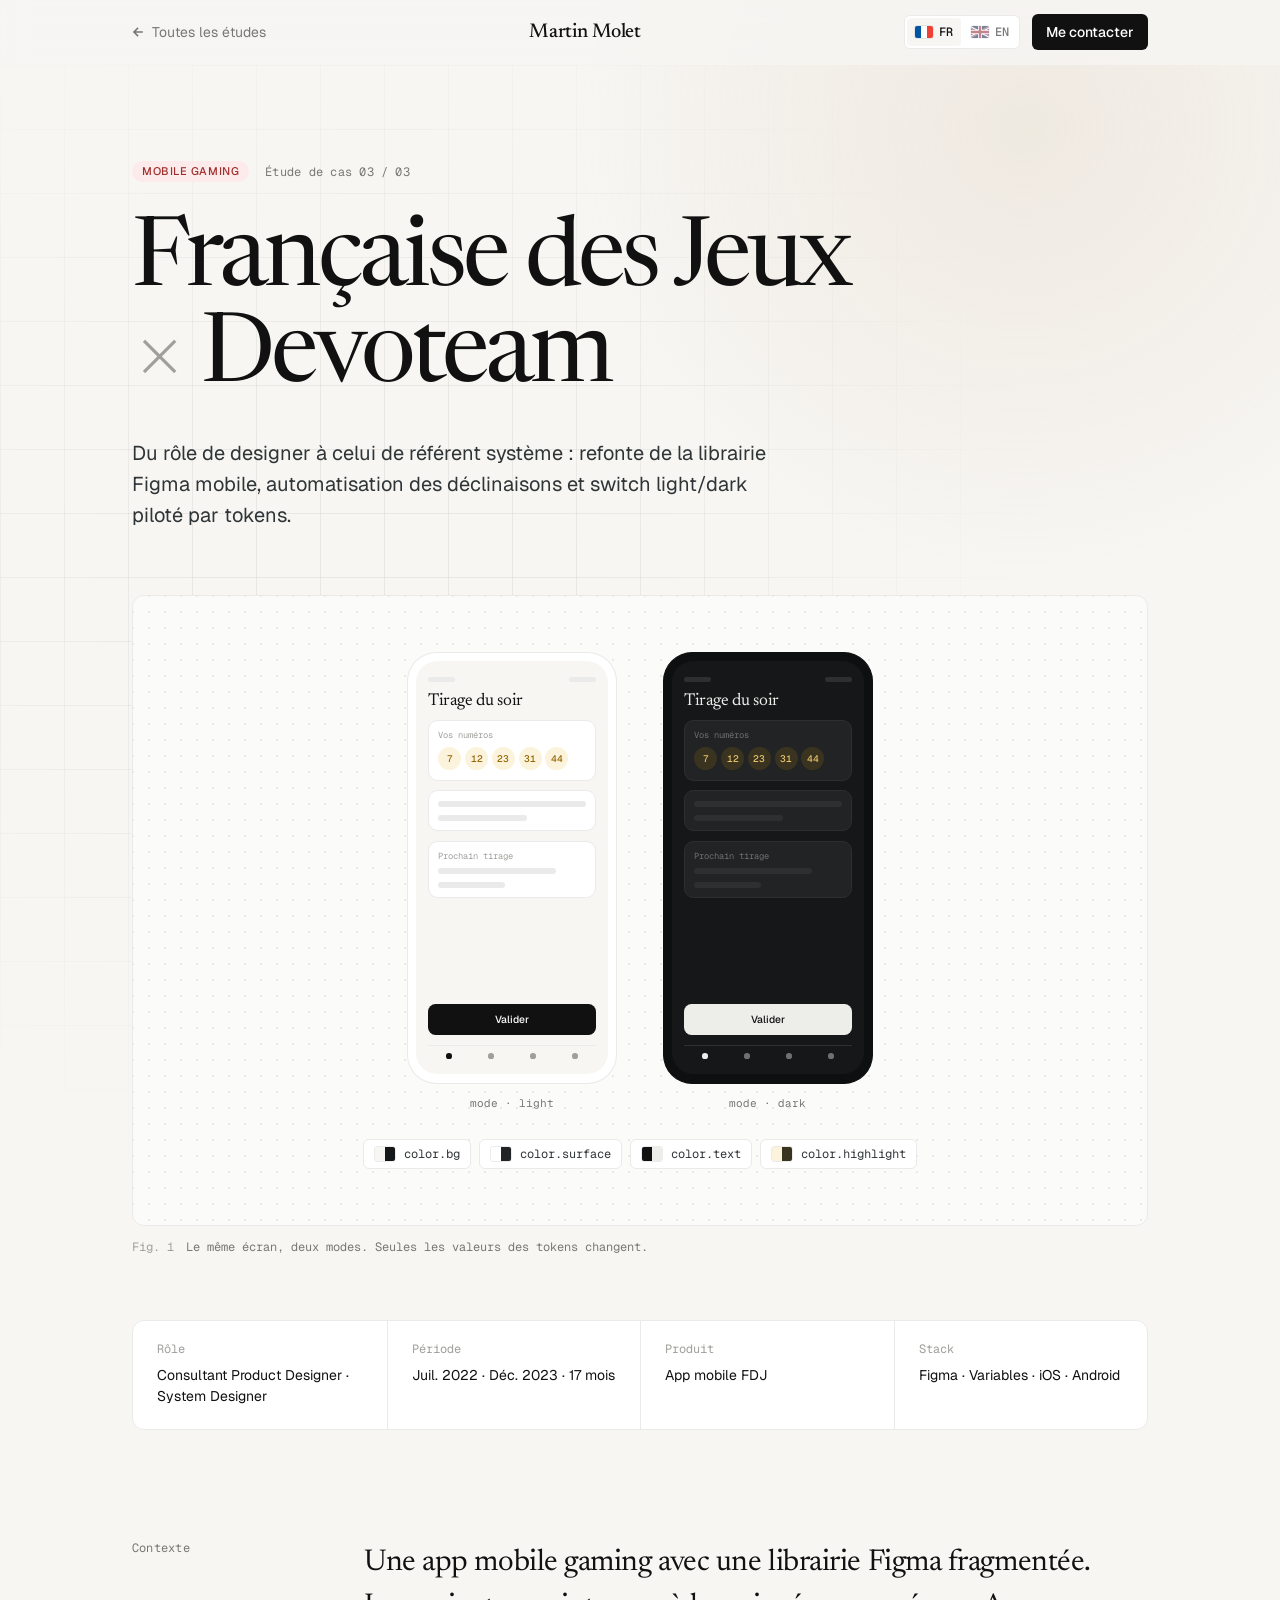
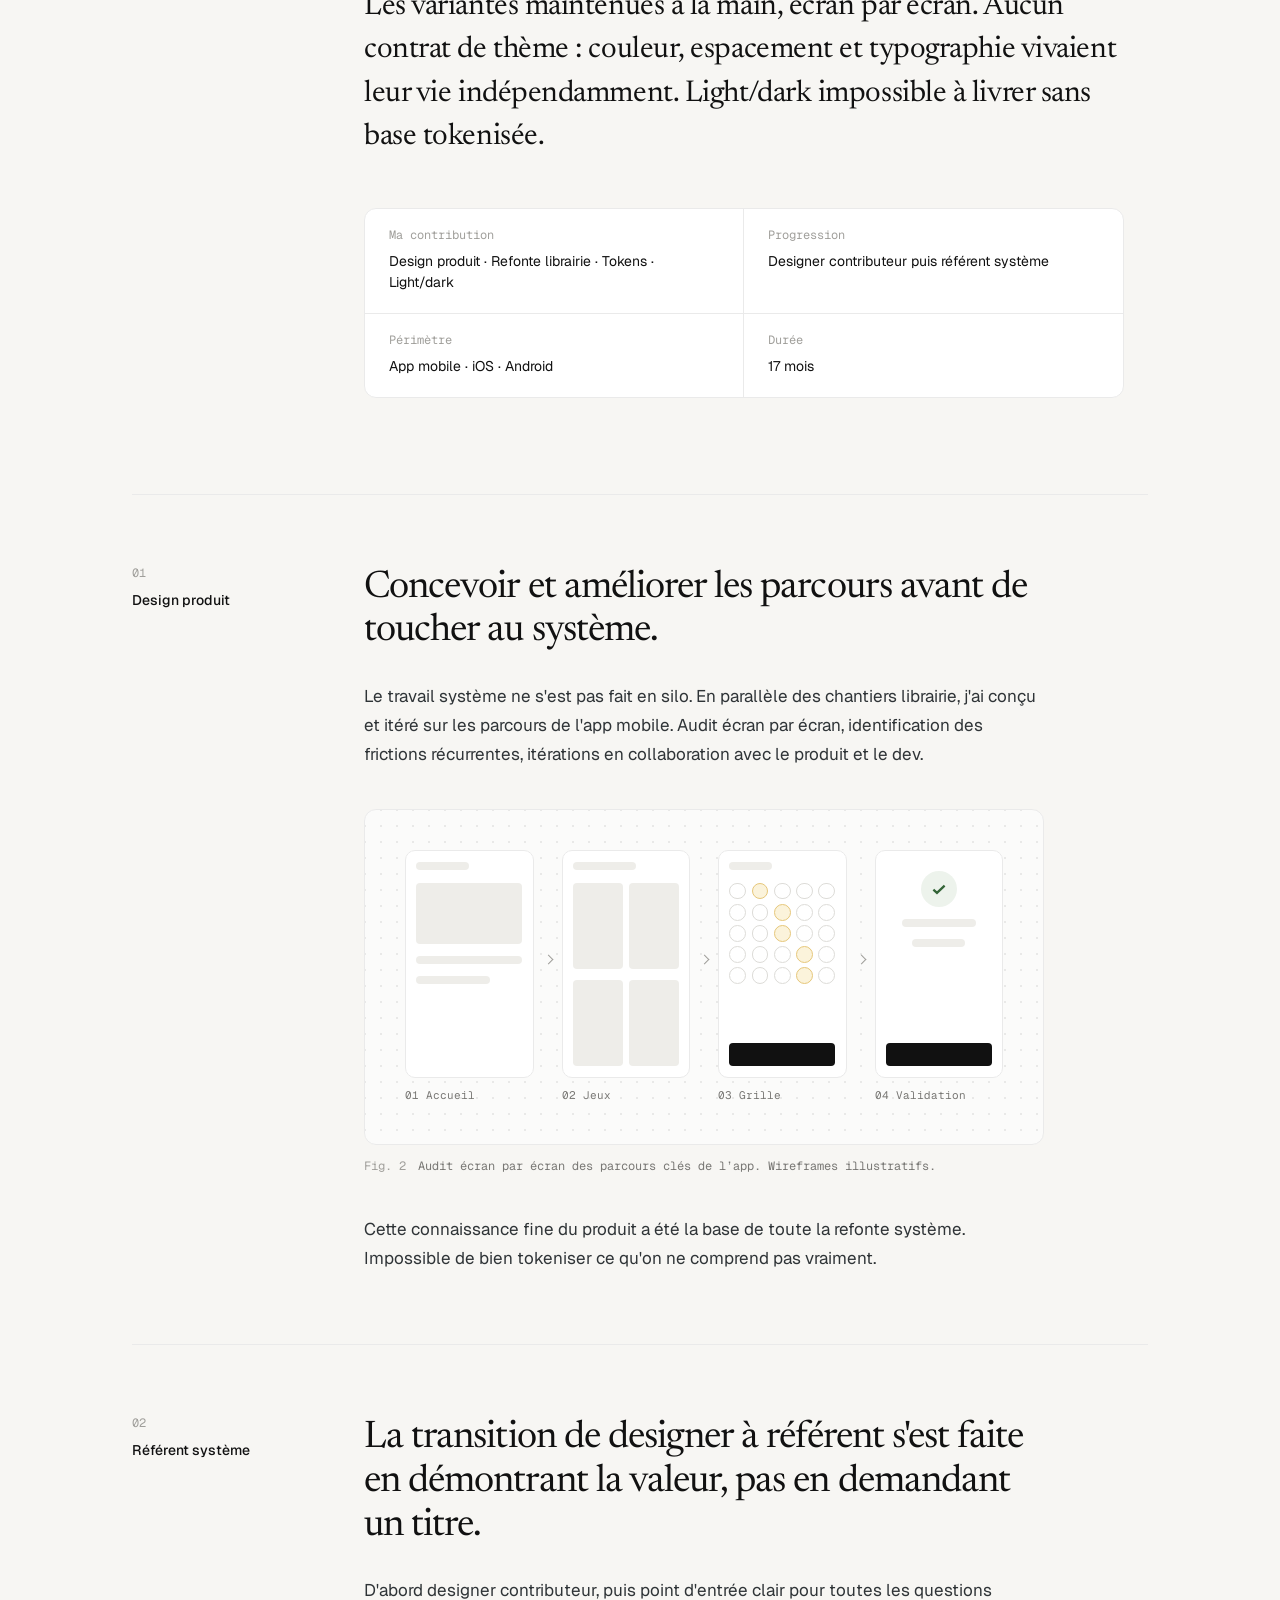
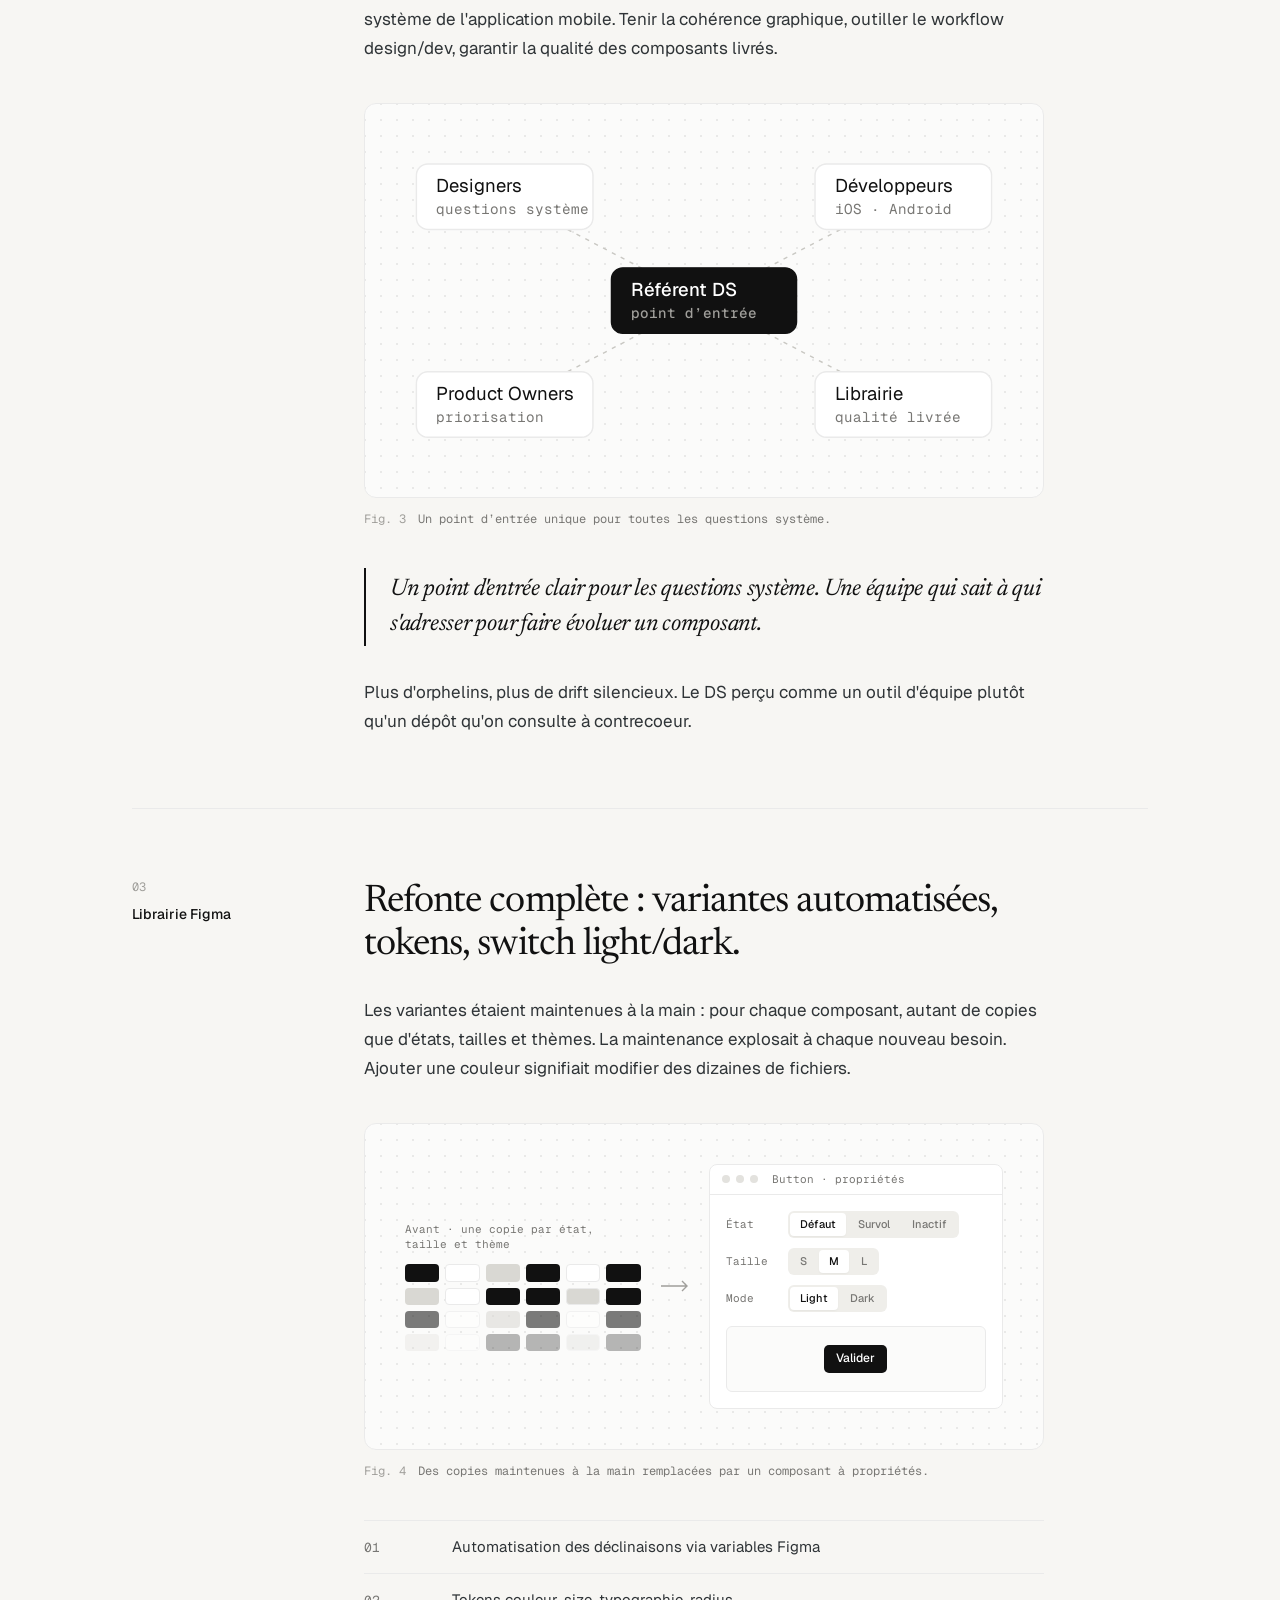
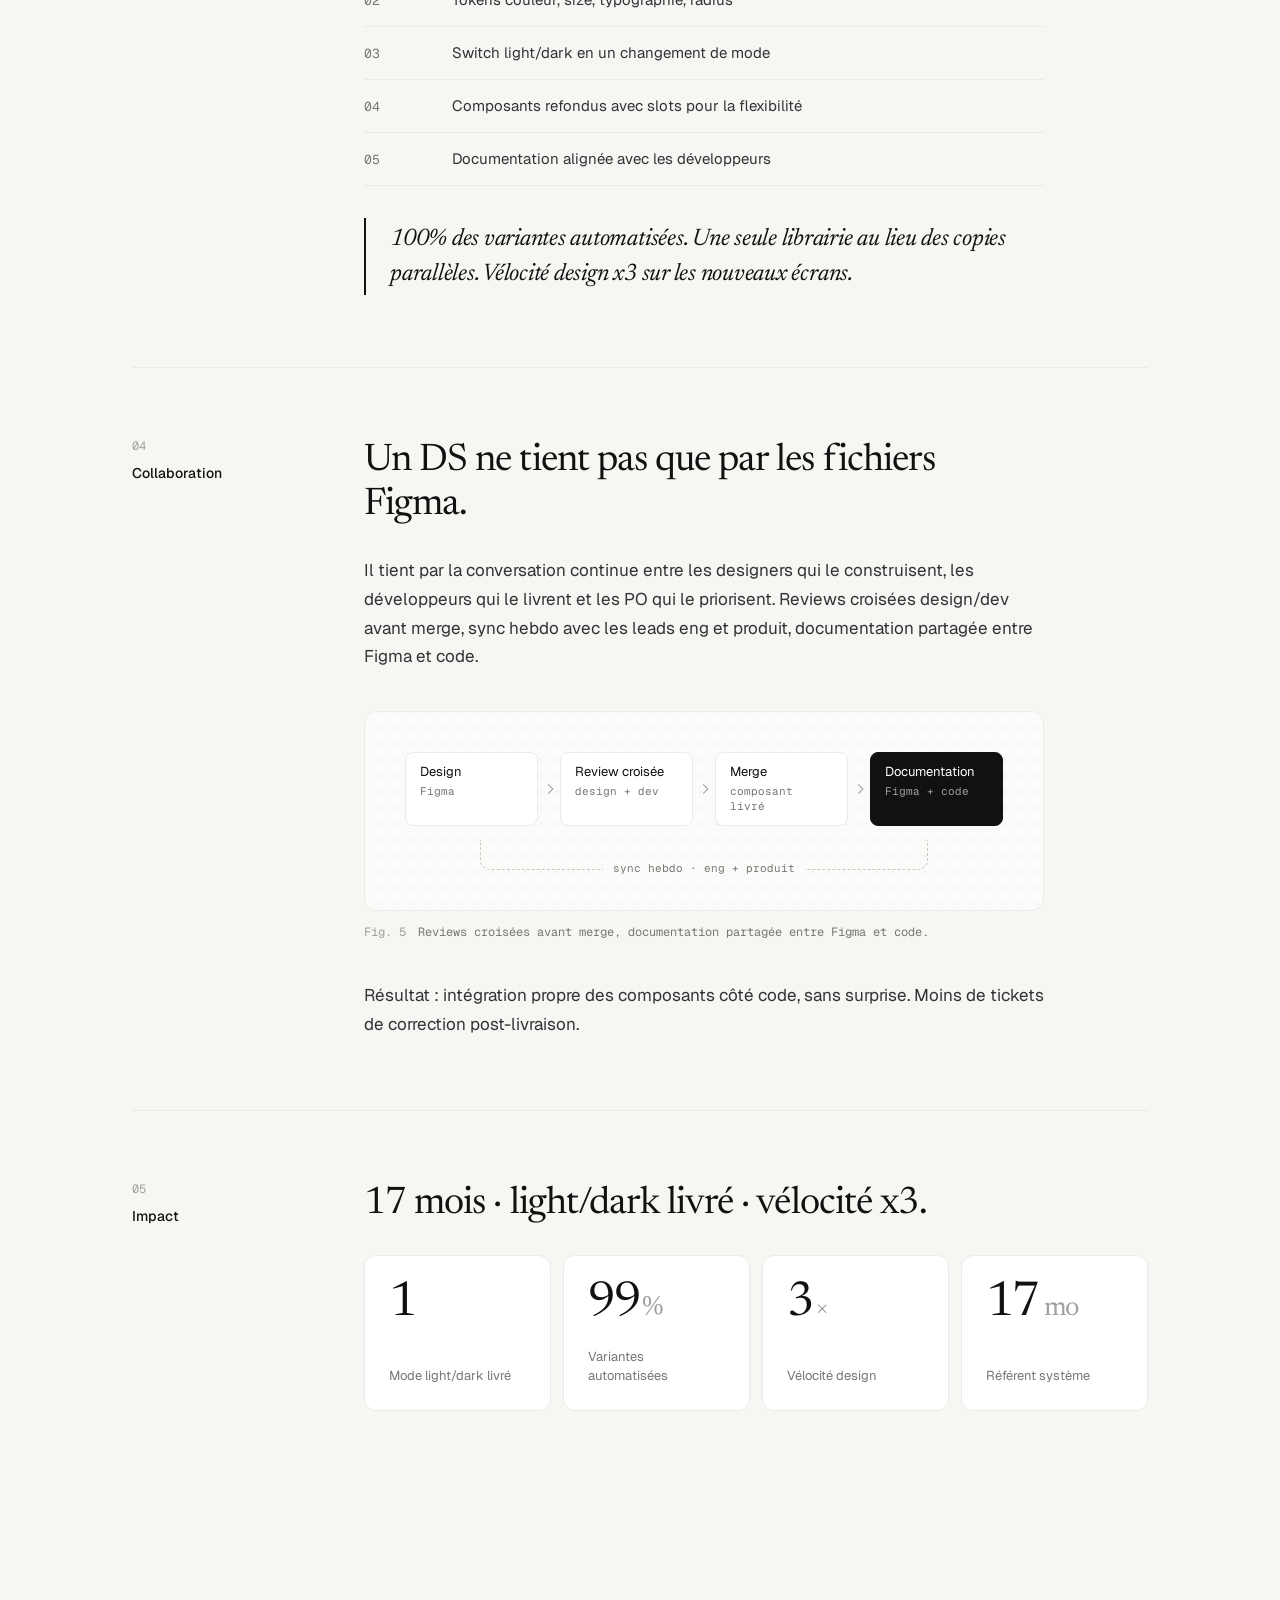
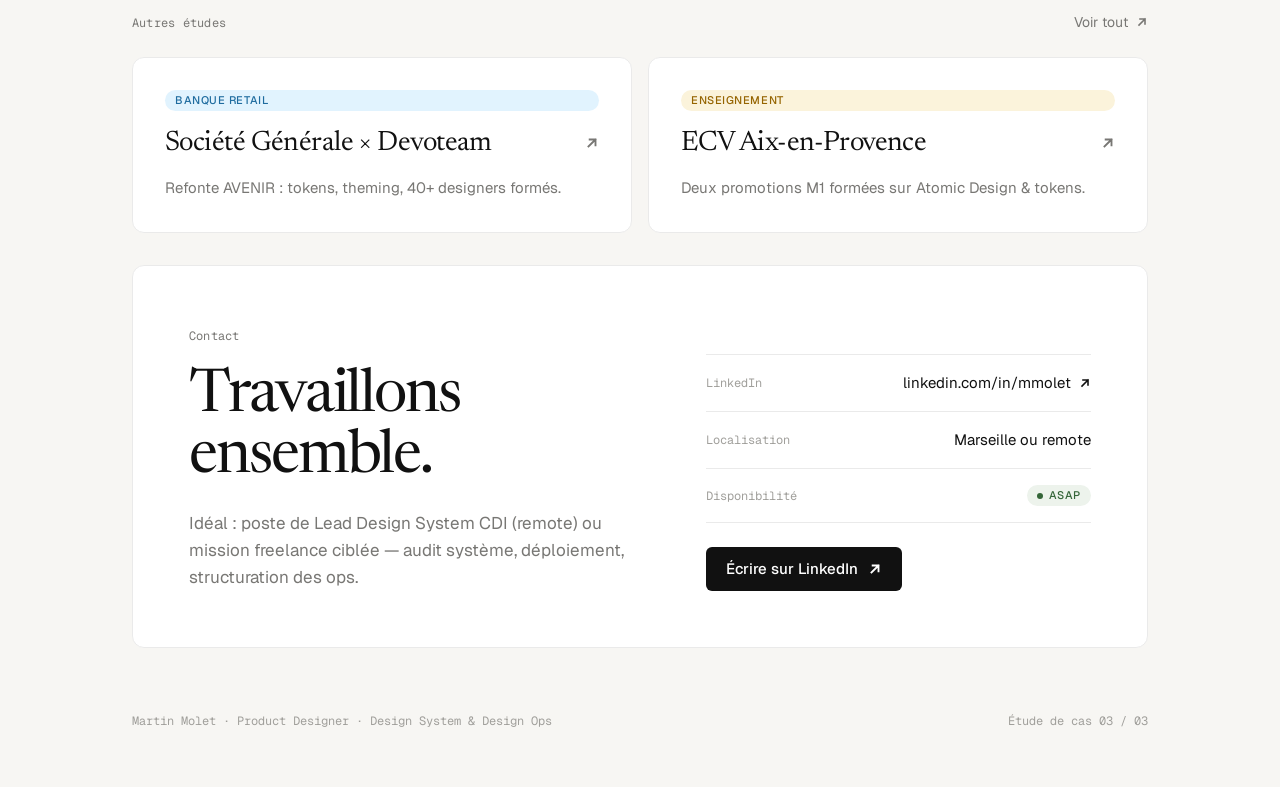
<file: fdj.html>
<!DOCTYPE html>
<html lang="fr">
<head>
<meta charset="UTF-8">
<meta name="viewport" content="width=device-width, initial-scale=1.0">
<title>Française des Jeux · Devoteam · Product Designer System | Martin Molet</title>
<link rel="preconnect" href="https://fonts.googleapis.com">
<link rel="preconnect" href="https://fonts.gstatic.com" crossorigin>
<link href="https://fonts.googleapis.com/css2?family=Geist:wght@400;500;600&family=Geist+Mono:wght@400;500&family=Newsreader:ital,opsz,wght@0,6..72,400;0,6..72,500;1,6..72,400&display=swap" rel="stylesheet">
<link rel="alternate" hreflang="fr" href="fdj.html">
<link rel="alternate" hreflang="en" href="fdj-en.html">
<link rel="stylesheet" href="case.css">
</head>
<body>
<div class="ambient" aria-hidden="true"></div>

<nav class="nav">
  <div class="wrap nav-in">
    <a class="back" href="index.html?lang=fr#cases"><svg viewBox="0 0 12 12" fill="none" aria-hidden="true"><path d="M10 6H2M5.5 2.5L2 6l3.5 3.5" stroke="currentColor" stroke-width="1.6" stroke-linecap="square"/></svg><span>Toutes les études</span></a>
    <a class="brand" href="index.html?lang=fr">Martin Molet</a>
    <div class="nav-r">
      <div class="lang" role="group" aria-label="Langue"><a class="lang-opt" href="fdj.html" hreflang="fr" lang="fr" aria-current="true" aria-label="Français"><svg class="flag" viewBox="0 0 3 2" aria-hidden="true"><rect width="1" height="2" fill="#0055A4"/><rect x="1" width="1" height="2" fill="#FFFFFF"/><rect x="2" width="1" height="2" fill="#EF4135"/></svg><span>FR</span></a><a class="lang-opt" href="fdj-en.html" hreflang="en" lang="en" aria-label="English"><svg class="flag" viewBox="0 0 60 30" preserveAspectRatio="xMidYMid slice" aria-hidden="true"><clipPath id="uk-t"><path d="M30,15h30v15zv15h-30zh-30v-15zv-15h30z"/></clipPath><rect width="60" height="30" fill="#012169"/><path d="M0,0L60,30M60,0L0,30" stroke="#FFFFFF" stroke-width="6"/><path d="M0,0L60,30M60,0L0,30" clip-path="url(#uk-t)" stroke="#C8102E" stroke-width="4"/><path d="M30,0v30M0,15h60" stroke="#FFFFFF" stroke-width="10"/><path d="M30,0v30M0,15h60" stroke="#C8102E" stroke-width="6"/></svg><span>EN</span></a></div>
      <a class="btn btn-primary btn-sm" href="#contact">Me contacter</a>
    </div>
  </div>
</nav>

<main>
  <header class="hero">
    <div class="wrap">
      <div class="hero-top reveal">
        <span class="tag tag-red">Mobile gaming</span>
        <span class="eyebrow">Étude de cas 03 / 03</span>
      </div>
      <h1 class="hero-title reveal" style="--i:1"><span>Française des Jeux</span><span><span class="x">×</span> Devoteam</span></h1>
      <p class="hero-sum reveal" style="--i:2">Du rôle de designer à celui de référent système : refonte de la librairie Figma mobile, automatisation des déclinaisons et switch light/dark piloté par tokens.</p>
      <figure class="fig fig-hero reveal"><div class="fig-box">
<div class="phones">
  <div class="phone-col"><div class="phone"><div class="screen">
  <div class="ph-status"><i></i><i></i></div>
  <div class="ph-title">Tirage du soir</div>
  <div class="ph-card"><span class="ph-lbl">Vos numéros</span><div class="balls"><span>7</span><span>12</span><span>23</span><span>31</span><span>44</span></div></div>
  <div class="ph-card"><span class="ph-sk"></span><span class="ph-sk" style="width:60%"></span></div>
  <div class="ph-card"><span class="ph-lbl">Prochain tirage</span><span class="ph-sk" style="width:80%"></span><span class="ph-sk" style="width:45%"></span></div>
  <div class="ph-btn">Valider</div>
  <div class="ph-nav"><i></i><i></i><i></i><i></i></div>
</div></div><span class="lbl">mode · light</span></div>
  <div class="phone-col"><div class="phone dark"><div class="screen">
  <div class="ph-status"><i></i><i></i></div>
  <div class="ph-title">Tirage du soir</div>
  <div class="ph-card"><span class="ph-lbl">Vos numéros</span><div class="balls"><span>7</span><span>12</span><span>23</span><span>31</span><span>44</span></div></div>
  <div class="ph-card"><span class="ph-sk"></span><span class="ph-sk" style="width:60%"></span></div>
  <div class="ph-card"><span class="ph-lbl">Prochain tirage</span><span class="ph-sk" style="width:80%"></span><span class="ph-sk" style="width:45%"></span></div>
  <div class="ph-btn">Valider</div>
  <div class="ph-nav"><i></i><i></i><i></i><i></i></div>
</div></div><span class="lbl">mode · dark</span></div>
</div>
<div class="tok-strip">
  <span class="tkn"><span class="duo"><i style="background:#F7F6F3"></i><i style="background:#161719"></i></span>color.bg</span>
  <span class="tkn"><span class="duo"><i style="background:#FFFFFF"></i><i style="background:#222325"></i></span>color.surface</span>
  <span class="tkn"><span class="duo"><i style="background:#111111"></i><i style="background:#EDEDEA"></i></span>color.text</span>
  <span class="tkn"><span class="duo"><i style="background:#FBF3DB"></i><i style="background:#3A3320"></i></span>color.highlight</span>
</div></div><figcaption><b>Fig. 1</b><span>Le même écran, deux modes. Seules les valeurs des tokens changent.</span></figcaption></figure>
      <div class="card facts reveal" style="--i:3">
          <div class="fact"><div class="fact-k">Rôle</div><div class="fact-v">Consultant Product Designer · System Designer</div></div>
          <div class="fact"><div class="fact-k">Période</div><div class="fact-v">Juil. 2022 · Déc. 2023 · 17 mois</div></div>
          <div class="fact"><div class="fact-k">Produit</div><div class="fact-v">App mobile FDJ</div></div>
          <div class="fact"><div class="fact-k">Stack</div><div class="fact-v">Figma · Variables · iOS · Android</div></div>
      </div>
    </div>
  </header>

  <section class="intro">
    <div class="wrap intro-grid">
      <div class="eyebrow">Contexte</div>
      <div>
        <p class="lede reveal">Une app mobile gaming avec une librairie Figma fragmentée. Les variantes maintenues à la main, écran par écran. Aucun contrat de thème : couleur, espacement et typographie vivaient leur vie indépendamment. Light/dark impossible à livrer sans base tokenisée.</p>
        <div class="card scope reveal" style="--i:1">
            <div class="scope-cell"><div class="fact-k">Ma contribution</div><div class="fact-v">Design produit · Refonte librairie · Tokens · Light/dark</div></div>
            <div class="scope-cell"><div class="fact-k">Progression</div><div class="fact-v">Designer contributeur puis référent système</div></div>
            <div class="scope-cell"><div class="fact-k">Périmètre</div><div class="fact-v">App mobile · iOS · Android</div></div>
            <div class="scope-cell"><div class="fact-k">Durée</div><div class="fact-v">17 mois</div></div>
        </div>
      </div>
    </div>
  </section>

  <div class="chapters">
    <div class="wrap">
      <section class="chapter">
        <div class="ch-label"><div class="ch-num">01</div><div class="ch-name">Design produit</div></div>
        <div class="ch-body reveal">
        <h2>Concevoir et améliorer les parcours avant de toucher au système.</h2>
        <p>Le travail système ne s'est pas fait en silo. En parallèle des chantiers librairie, j'ai conçu et itéré sur les parcours de l'app mobile. Audit écran par écran, identification des frictions récurrentes, itérations en collaboration avec le produit et le dev.</p>
        <figure class="fig reveal"><div class="fig-box"><div class="screens"><div><div class="mini"><span class="sk" style="width:50%"></span><div class="blk" style="height:30%"></div><span class="sk"></span><span class="sk" style="width:70%"></span></div><span class="lbl">01 Accueil</span></div><div><div class="mini"><span class="sk" style="width:60%"></span><div class="g2"><i></i><i></i><i></i><i></i></div></div><span class="lbl">02 Jeux</span></div><div><div class="mini"><span class="sk" style="width:40%"></span><div class="g5"><i></i><i class="on"></i><i></i><i></i><i></i><i></i><i></i><i class="on"></i><i></i><i></i><i></i><i></i><i class="on"></i><i></i><i></i><i></i><i></i><i></i><i class="on"></i><i></i><i></i><i></i><i></i><i class="on"></i><i></i></div><div class="cta"></div></div><span class="lbl">03 Grille</span></div><div><div class="mini"><div class="ok"><svg viewBox="0 0 16 16" fill="none"><path d="M3 8.5l3.2 3L13 5" stroke="currentColor" stroke-width="2"/></svg></div><span class="sk" style="width:70%;margin:0 auto"></span><span class="sk" style="width:50%;margin:0 auto"></span><div class="cta"></div></div><span class="lbl">04 Validation</span></div></div></div><figcaption><b>Fig. 2</b><span>Audit écran par écran des parcours clés de l’app. Wireframes illustratifs.</span></figcaption></figure>
        <p>Cette connaissance fine du produit a été la base de toute la refonte système. Impossible de bien tokeniser ce qu'on ne comprend pas vraiment.</p>
        </div>
      </section>
      <section class="chapter">
        <div class="ch-label"><div class="ch-num">02</div><div class="ch-name">Référent système</div></div>
        <div class="ch-body reveal">
        <h2>La transition de designer à référent s'est faite en démontrant la valeur, pas en demandant un titre.</h2>
        <p>D'abord designer contributeur, puis point d'entrée clair pour toutes les questions système de l'application mobile. Tenir la cohérence graphique, outiller le workflow design/dev, garantir la qualité des composants livrés.</p>
        <figure class="fig reveal"><div class="fig-box"><div class="hub" role="img" aria-label="Le référent DS au centre, relié aux designers, développeurs, product owners et à la librairie">
<svg viewBox="0 0 420 220">
  <line x1="210" y1="110" x2="70" y2="37"/><line x1="210" y1="110" x2="350" y2="37"/>
  <line x1="210" y1="110" x2="70" y2="183"/><line x1="210" y1="110" x2="350" y2="183"/>
  <g class="n c"><rect x="145" y="87" width="130" height="46" rx="8"/><text x="159" y="107">Référent DS</text><text class="s" x="159" y="122">point d’entrée</text></g>
  <g class="n"><rect x="8" y="14" width="124" height="46" rx="8"/><text x="22" y="34">Designers</text><text class="s" x="22" y="49">questions système</text></g>
  <g class="n"><rect x="288" y="14" width="124" height="46" rx="8"/><text x="302" y="34">Développeurs</text><text class="s" x="302" y="49">iOS · Android</text></g>
  <g class="n"><rect x="8" y="160" width="124" height="46" rx="8"/><text x="22" y="180">Product Owners</text><text class="s" x="22" y="195">priorisation</text></g>
  <g class="n"><rect x="288" y="160" width="124" height="46" rx="8"/><text x="302" y="180">Librairie</text><text class="s" x="302" y="195">qualité livrée</text></g>
</svg></div></div><figcaption><b>Fig. 3</b><span>Un point d’entrée unique pour toutes les questions système.</span></figcaption></figure>
        <blockquote class="pull">Un point d'entrée clair pour les questions système. Une équipe qui sait à qui s'adresser pour faire évoluer un composant.</blockquote>
        <p>Plus d'orphelins, plus de drift silencieux. Le DS perçu comme un outil d'équipe plutôt qu'un dépôt qu'on consulte à contrecoeur.</p>
        </div>
      </section>
      <section class="chapter">
        <div class="ch-label"><div class="ch-num">03</div><div class="ch-name">Librairie Figma</div></div>
        <div class="ch-body reveal">
        <h2>Refonte complète : variantes automatisées, tokens, switch light/dark.</h2>
        <p>Les variantes étaient maintenues à la main : pour chaque composant, autant de copies que d'états, tailles et thèmes. La maintenance explosait à chaque nouveau besoin. Ajouter une couleur signifiait modifier des dizaines de fichiers.</p>
        <figure class="fig reveal"><div class="fig-box">
<div class="ba wide-r">
  <div><div class="lbl">Avant · une copie par état, taille et thème</div><div class="copies"><i></i><i></i><i></i><i></i><i></i><i></i><i></i><i></i><i></i><i></i><i></i><i></i><i></i><i></i><i></i><i></i><i></i><i></i><i></i><i></i><i></i><i></i><i></i><i></i></div></div>
  <div class="arr" aria-hidden="true"><svg viewBox="0 0 28 12" fill="none"><path d="M0 6h26M21 1l5 5-5 5" stroke="currentColor" stroke-width="1.4"/></svg></div>
  <div class="win "><div class="win-bar"><i></i><i></i><i></i><span>Button · propriétés</span></div><div class="win-body"><div class="props">
    <div class="prop"><span class="lbl">État</span><div class="seg"><span class="on">Défaut</span><span>Survol</span><span>Inactif</span></div></div>
    <div class="prop"><span class="lbl">Taille</span><div class="seg"><span>S</span><span class="on">M</span><span>L</span></div></div>
    <div class="prop"><span class="lbl">Mode</span><div class="seg"><span class="on">Light</span><span>Dark</span></div></div>
    <div class="prop-preview"><span class="mc-btn">Valider</span></div>
  </div></div></div>
</div></div><figcaption><b>Fig. 4</b><span>Des copies maintenues à la main remplacées par un composant à propriétés.</span></figcaption></figure>
        <ul class="list">
            <li><span class="list-n">01</span><span>Automatisation des déclinaisons via variables Figma</span></li>
            <li><span class="list-n">02</span><span>Tokens couleur, size, typographie, radius</span></li>
            <li><span class="list-n">03</span><span>Switch light/dark en un changement de mode</span></li>
            <li><span class="list-n">04</span><span>Composants refondus avec slots pour la flexibilité</span></li>
            <li><span class="list-n">05</span><span>Documentation alignée avec les développeurs</span></li>
          </ul>
        <blockquote class="pull">100% des variantes automatisées. Une seule librairie au lieu des copies parallèles. Vélocité design x3 sur les nouveaux écrans.</blockquote>
        </div>
      </section>
      <section class="chapter">
        <div class="ch-label"><div class="ch-num">04</div><div class="ch-name">Collaboration</div></div>
        <div class="ch-body reveal">
        <h2>Un DS ne tient pas que par les fichiers Figma.</h2>
        <p>Il tient par la conversation continue entre les designers qui le construisent, les développeurs qui le livrent et les PO qui le priorisent. Reviews croisées design/dev avant merge, sync hebdo avec les leads eng et produit, documentation partagée entre Figma et code.</p>
        <figure class="fig reveal"><div class="fig-box">
<div class="steps">
  <div class="node">Design<small>Figma</small></div>
  <div class="node">Review croisée<small>design + dev</small></div>
  <div class="node">Merge<small>composant livré</small></div>
  <div class="node dark">Documentation<small>Figma + code</small></div>
</div>
<div class="loop-back"><span class="lbl">sync hebdo · eng + produit</span></div></div><figcaption><b>Fig. 5</b><span>Reviews croisées avant merge, documentation partagée entre Figma et code.</span></figcaption></figure>
        <p>Résultat : intégration propre des composants côté code, sans surprise. Moins de tickets de correction post-livraison.</p>
        </div>
      </section>
      <section class="chapter is-impact">
        <div class="ch-label"><div class="ch-num">05</div><div class="ch-name">Impact</div></div>
        <div class="ch-body reveal">
        <h2>17 mois · light/dark livré · vélocité x3.</h2>
        <div class="results">
            <div class="card result reveal" style="--i:0"><div class="result-n"><span data-count="1">1</span></div><div class="result-l">Mode light/dark livré</div></div>
            <div class="card result reveal" style="--i:1"><div class="result-n"><span data-count="100">100</span><span class="s">%</span></div><div class="result-l">Variantes automatisées</div></div>
            <div class="card result reveal" style="--i:2"><div class="result-n"><span data-count="3">3</span><span class="s">×</span></div><div class="result-l">Vélocité design</div></div>
            <div class="card result reveal" style="--i:3"><div class="result-n"><span data-count="17">17</span><span class="s"> mo</span></div><div class="result-l">Référent système</div></div>
          </div>
        </div>
      </section>
    </div>
  </div>

  <section class="related">
    <div class="wrap">
      <div class="related-h"><span class="eyebrow">Autres études</span><a class="back" href="index.html?lang=fr#cases"><span>Voir tout</span><svg viewBox="0 0 12 12" fill="none" aria-hidden="true"><path d="M3 9L9 3M4 3h5v5" stroke="currentColor" stroke-width="1.6" stroke-linecap="square"/></svg></a></div>
      <div class="related-grid">
          <a class="card rel reveal" style="--i:0" href="sg.html">
            <span class="tag tag-blue">Banque retail</span>
            <div class="rel-name"><span>Société Générale × Devoteam</span><svg viewBox="0 0 12 12" fill="none" aria-hidden="true"><path d="M3 9L9 3M4 3h5v5" stroke="currentColor" stroke-width="1.6" stroke-linecap="square"/></svg></div>
            <p class="rel-sub">Refonte AVENIR : tokens, theming, 40+ designers formés.</p>
          </a>
          <a class="card rel reveal" style="--i:1" href="ecv.html">
            <span class="tag tag-yellow">Enseignement</span>
            <div class="rel-name"><span>ECV Aix-en-Provence</span><svg viewBox="0 0 12 12" fill="none" aria-hidden="true"><path d="M3 9L9 3M4 3h5v5" stroke="currentColor" stroke-width="1.6" stroke-linecap="square"/></svg></div>
            <p class="rel-sub">Deux promotions M1 formées sur Atomic Design & tokens.</p>
          </a>
      </div>
    </div>
  </section>

  <section class="contact-wrap" id="contact">
    <div class="wrap">
      <div class="card contact reveal">
        <div>
          <span class="eyebrow">Contact</span>
          <h2 class="contact-title">Travaillons ensemble.</h2>
          <p class="contact-sub">Idéal : poste de Lead Design System CDI (remote) ou mission freelance ciblée — audit système, déploiement, structuration des ops.</p>
        </div>
        <div>
          <a class="contact-row" href="https://www.linkedin.com/in/mmolet" target="_blank" rel="noopener noreferrer"><span class="k">LinkedIn</span><span class="v">linkedin.com/in/mmolet<svg viewBox="0 0 12 12" fill="none" aria-hidden="true"><path d="M3 9L9 3M4 3h5v5" stroke="currentColor" stroke-width="1.6" stroke-linecap="square"/></svg></span></a>
          <div class="contact-row"><span class="k">Localisation</span><span class="v">Marseille ou remote</span></div>
          <div class="contact-row"><span class="k">Disponibilité</span><span class="tag tag-green"><span class="tag-dot"></span>ASAP</span></div>
          <a class="btn btn-primary contact-cta" href="https://www.linkedin.com/in/mmolet" target="_blank" rel="noopener noreferrer">Écrire sur LinkedIn<svg viewBox="0 0 12 12" fill="none" aria-hidden="true"><path d="M3 9L9 3M4 3h5v5" stroke="currentColor" stroke-width="1.6" stroke-linecap="square"/></svg></a>
        </div>
      </div>
    </div>
  </section>
</main>

<footer class="foot">
  <div class="wrap foot-in">
    <a href="index.html?lang=fr">Martin Molet · Product Designer · Design System &amp; Design Ops</a>
    <span>Étude de cas 03 / 03</span>
  </div>
</footer>

<script src="case.js"></script>
</body>
</html>
</file>
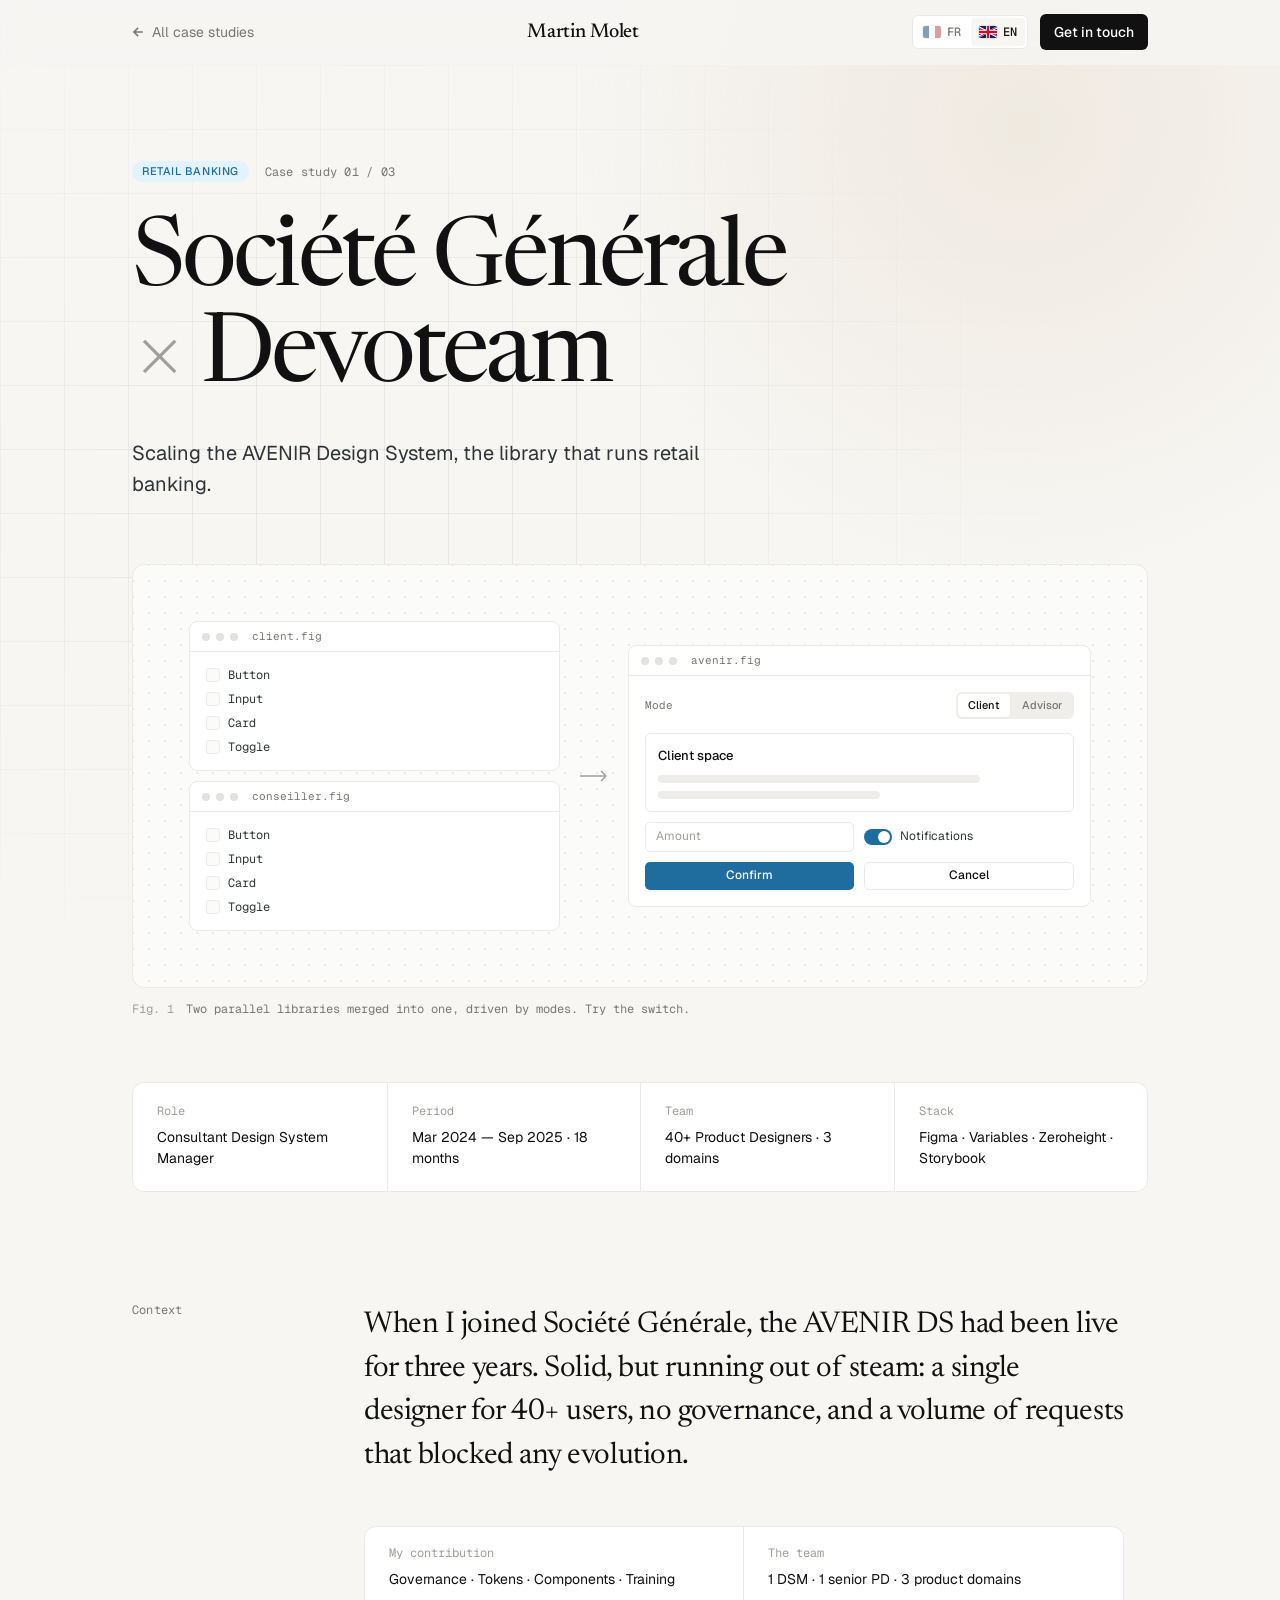
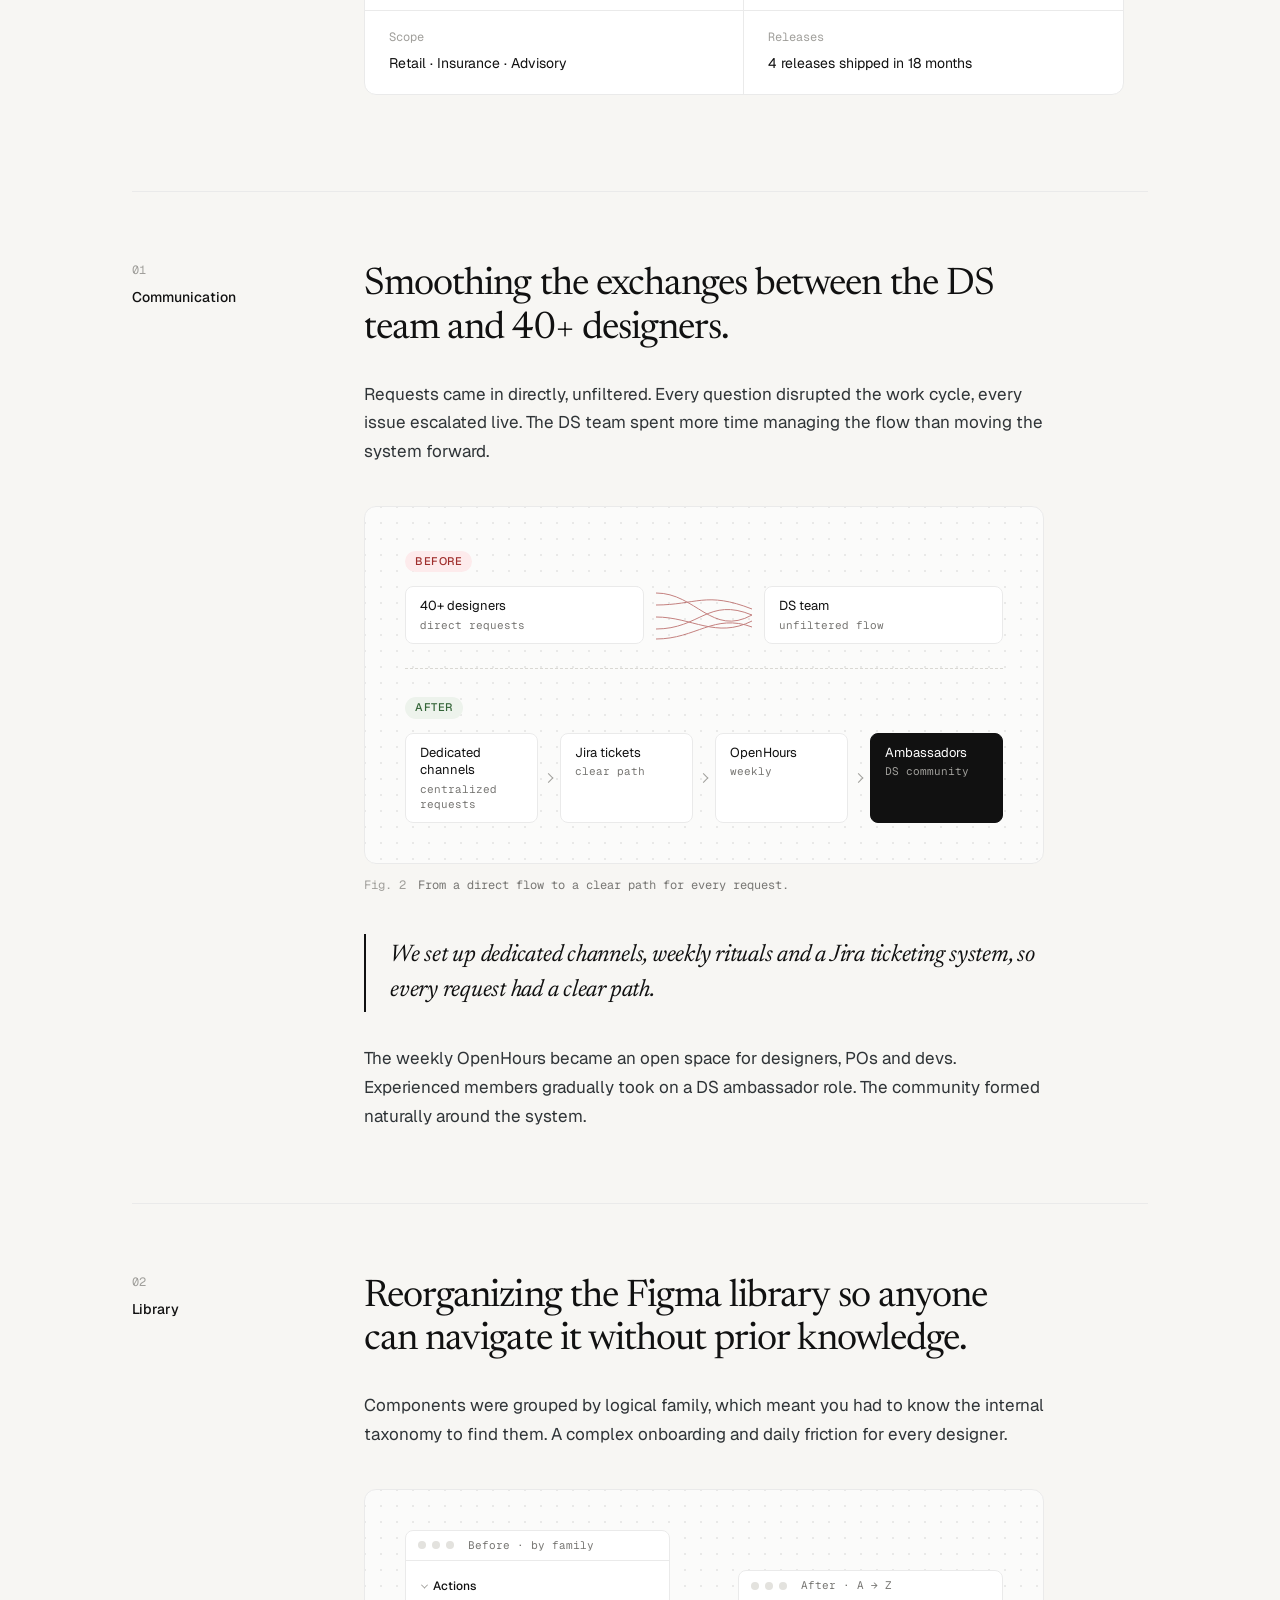
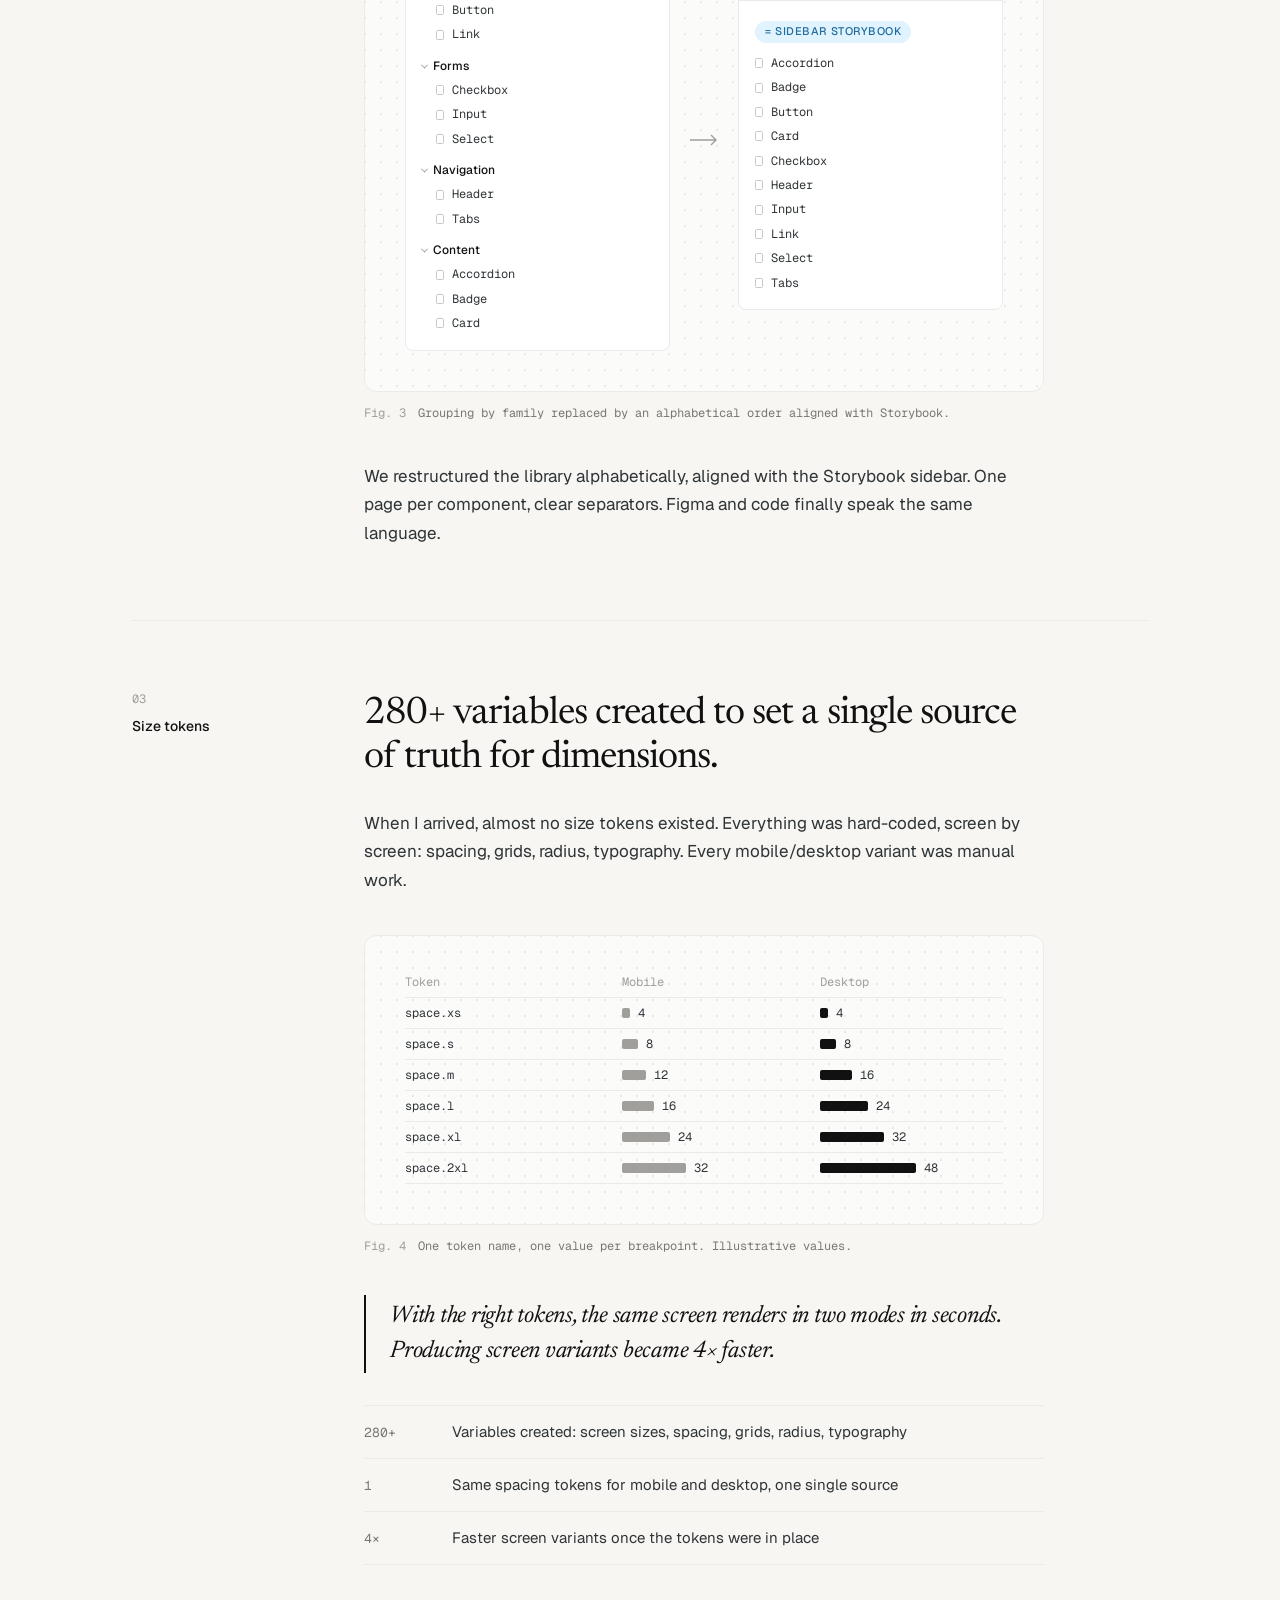
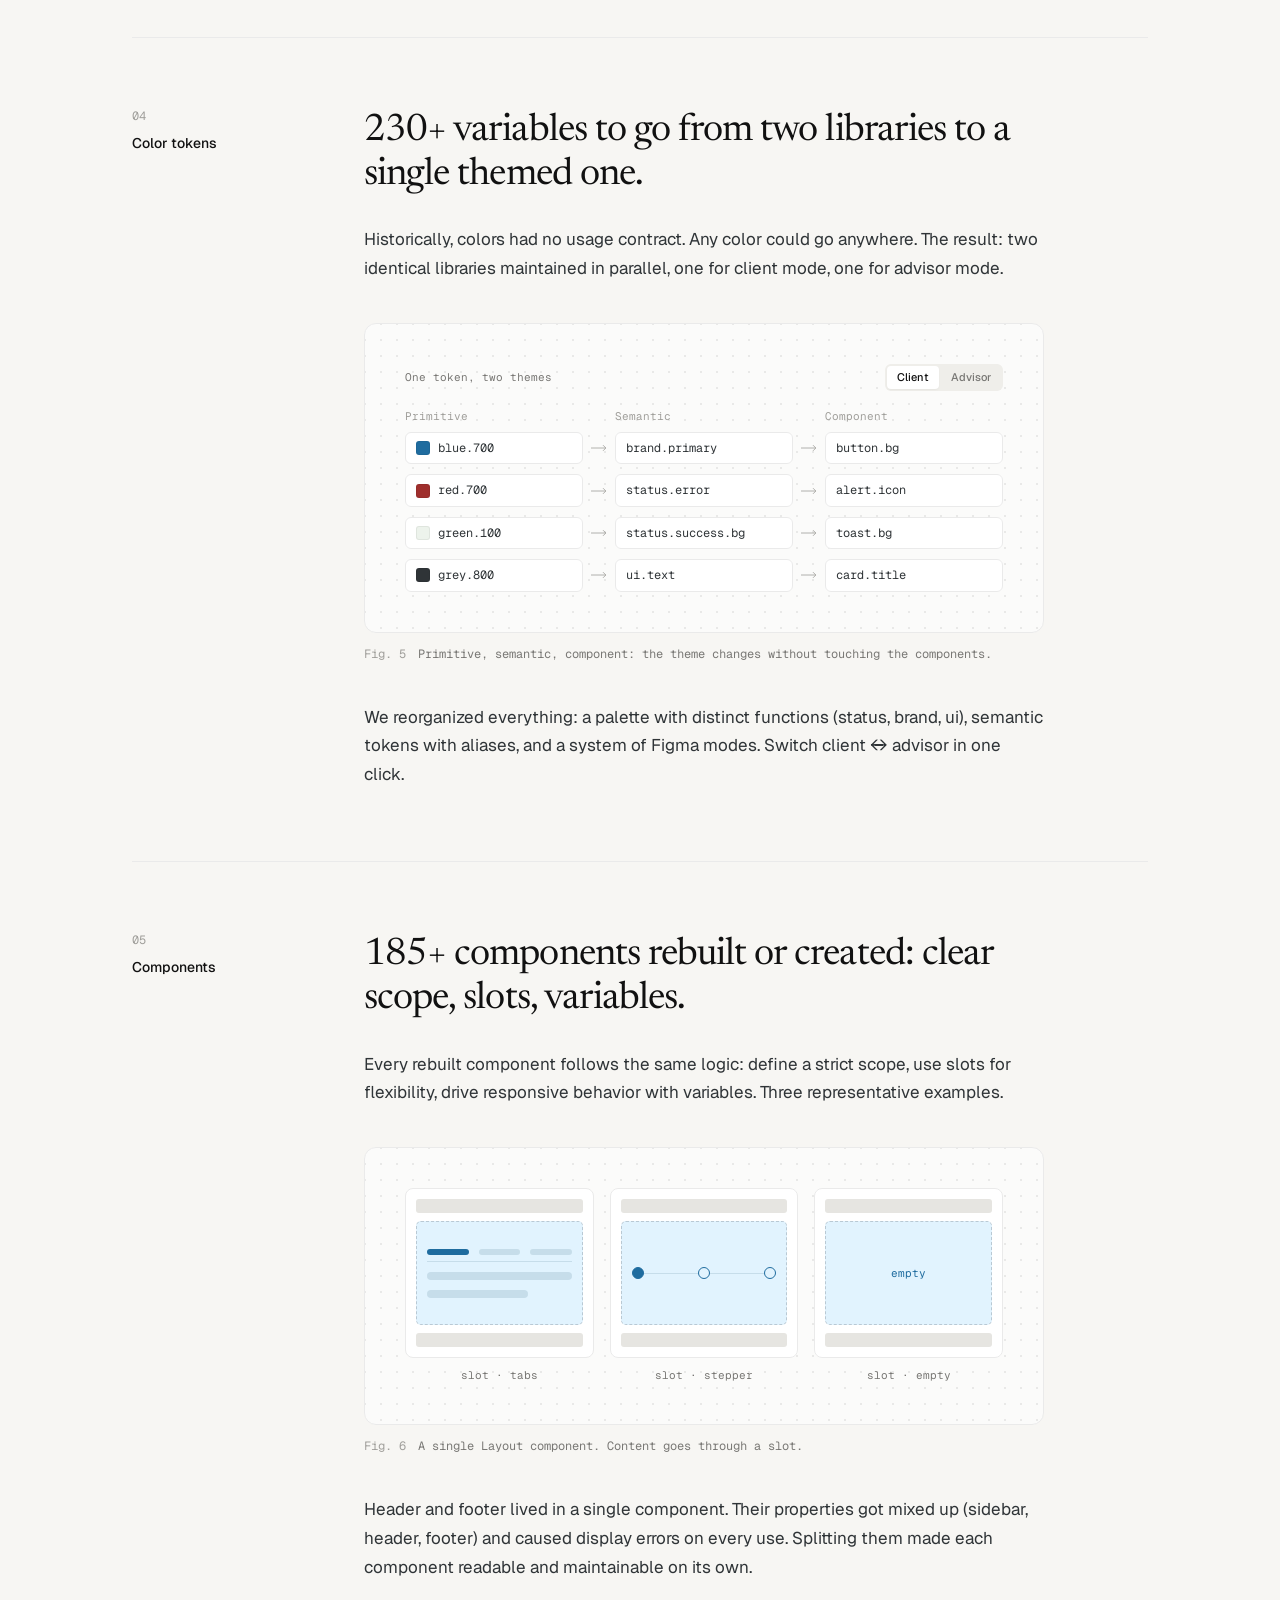
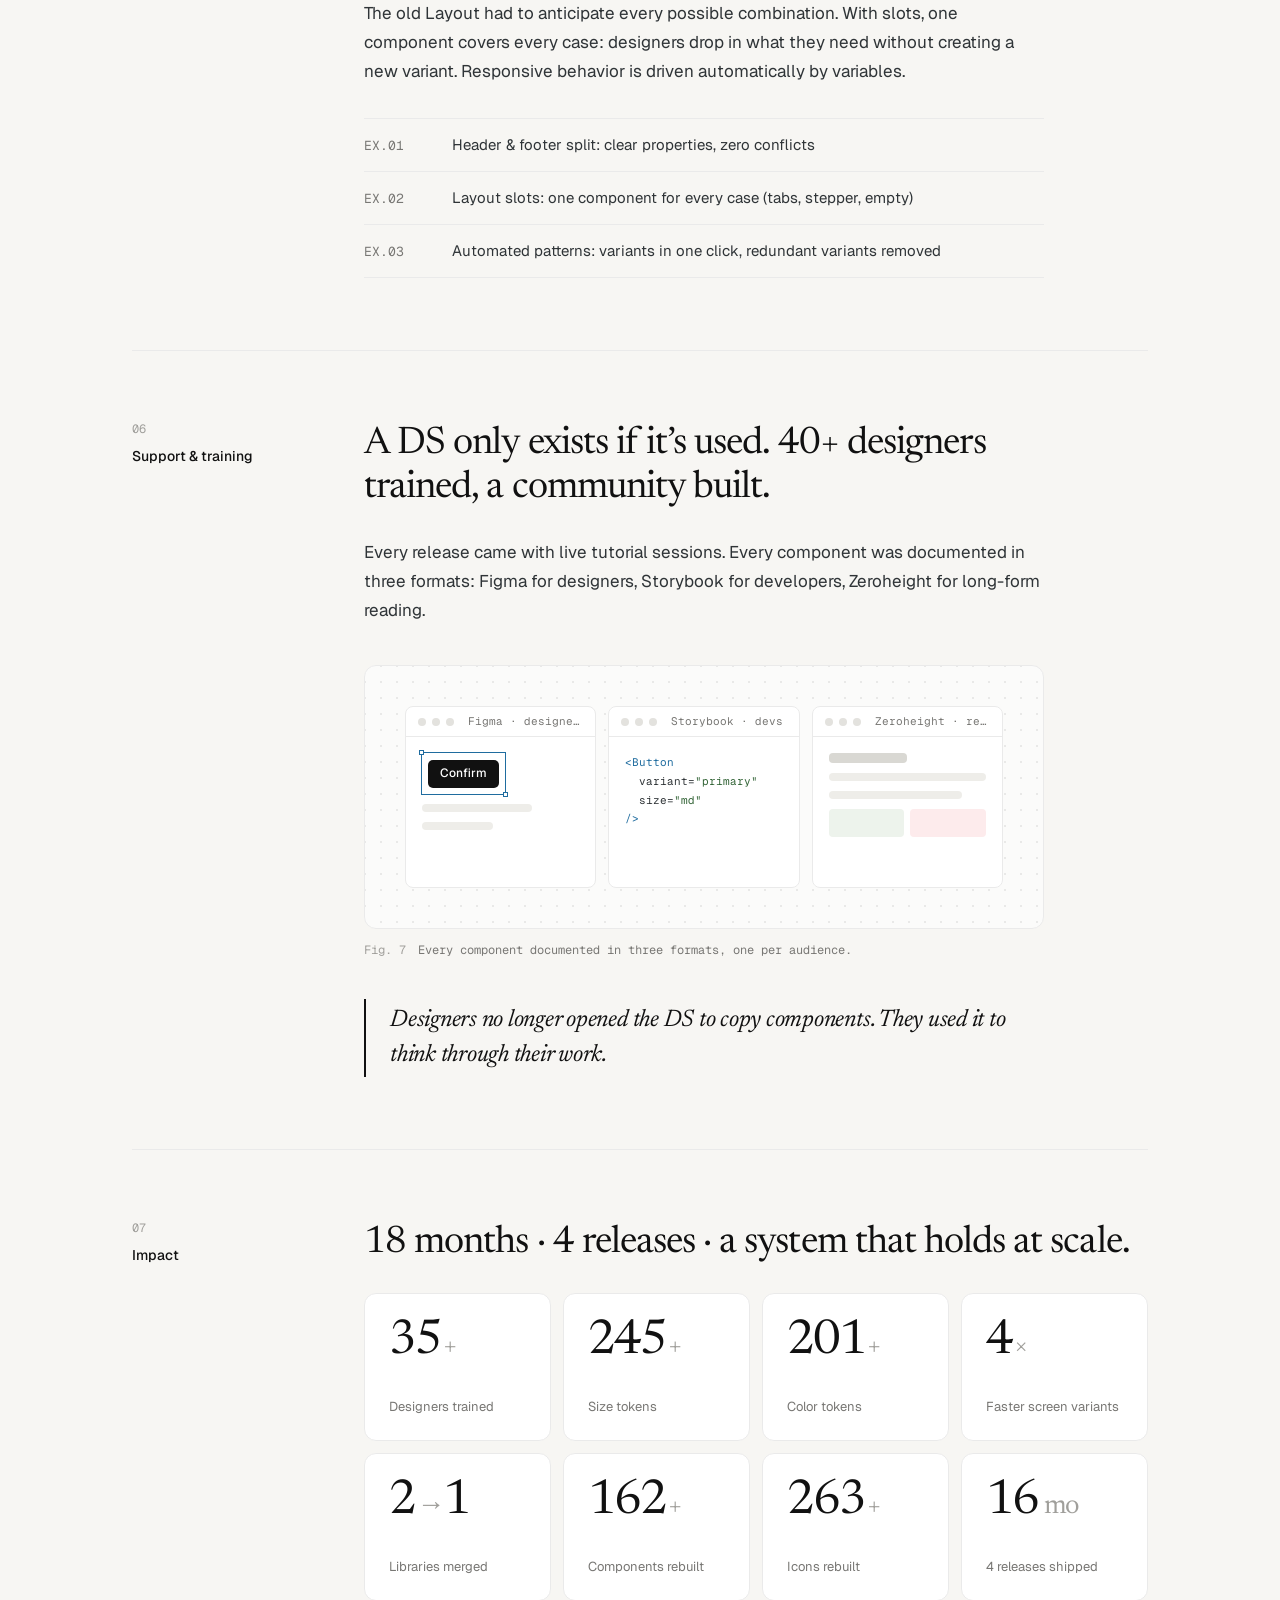
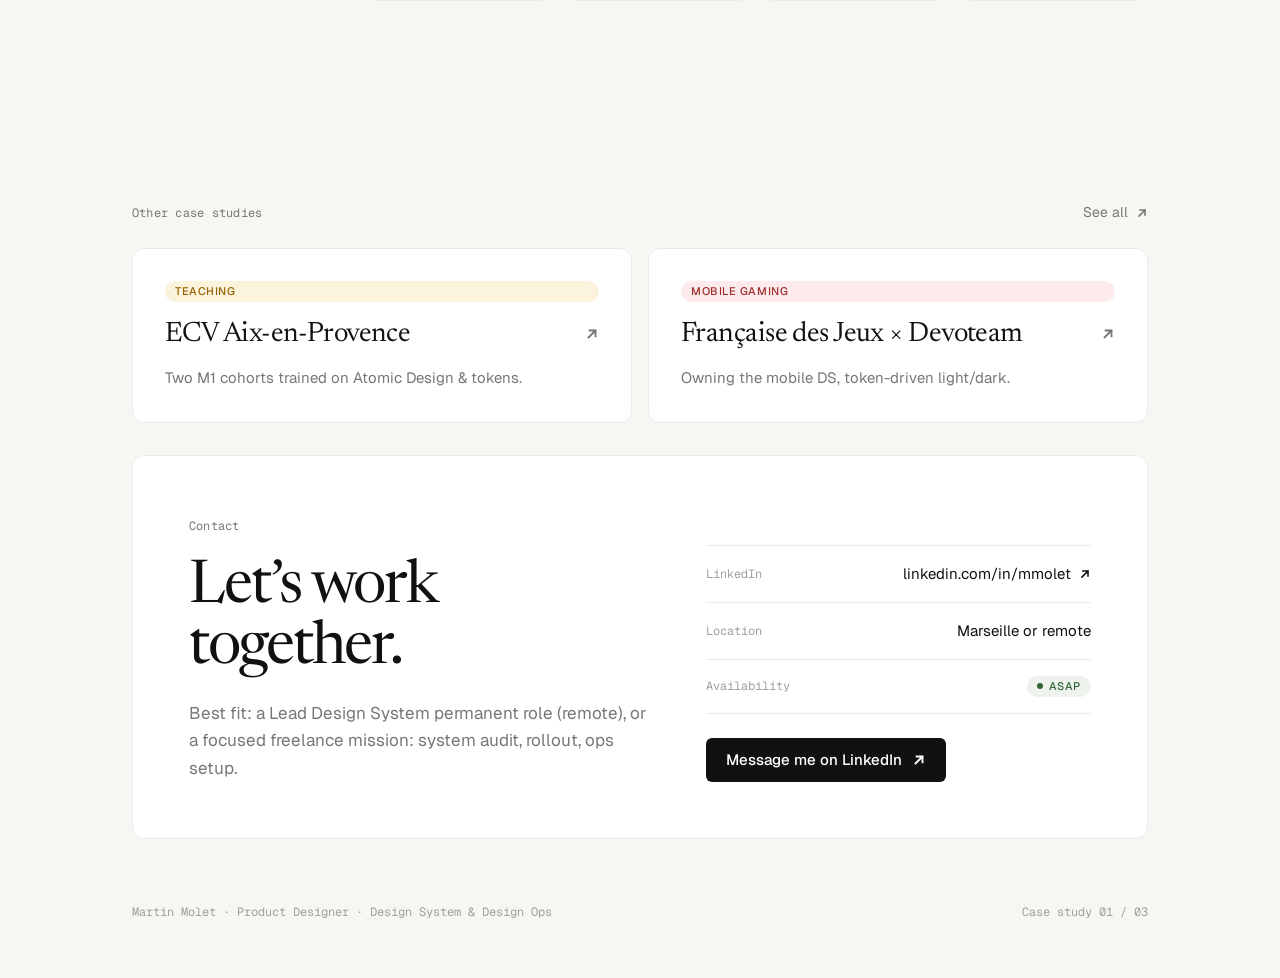
<file: sg-en.html>
<!DOCTYPE html>
<html lang="en">
<head>
<meta charset="UTF-8">
<meta name="viewport" content="width=device-width, initial-scale=1.0">
<title>Société Générale × Devoteam — Design System Manager | Martin Molet</title>
<link rel="preconnect" href="https://fonts.googleapis.com">
<link rel="preconnect" href="https://fonts.gstatic.com" crossorigin>
<link href="https://fonts.googleapis.com/css2?family=Geist:wght@400;500;600&family=Geist+Mono:wght@400;500&family=Newsreader:ital,opsz,wght@0,6..72,400;0,6..72,500;1,6..72,400&display=swap" rel="stylesheet">
<link rel="alternate" hreflang="fr" href="sg.html">
<link rel="alternate" hreflang="en" href="sg-en.html">
<link rel="stylesheet" href="case.css">
</head>
<body>
<div class="ambient" aria-hidden="true"></div>

<nav class="nav">
  <div class="wrap nav-in">
    <a class="back" href="index.html?lang=en#cases"><svg viewBox="0 0 12 12" fill="none" aria-hidden="true"><path d="M10 6H2M5.5 2.5L2 6l3.5 3.5" stroke="currentColor" stroke-width="1.6" stroke-linecap="square"/></svg><span>All case studies</span></a>
    <a class="brand" href="index.html?lang=en">Martin Molet</a>
    <div class="nav-r">
      <div class="lang" role="group" aria-label="Language"><a class="lang-opt" href="sg.html" hreflang="fr" lang="fr" aria-label="Français"><svg class="flag" viewBox="0 0 3 2" aria-hidden="true"><rect width="1" height="2" fill="#0055A4"/><rect x="1" width="1" height="2" fill="#FFFFFF"/><rect x="2" width="1" height="2" fill="#EF4135"/></svg><span>FR</span></a><a class="lang-opt" href="sg-en.html" hreflang="en" lang="en" aria-current="true" aria-label="English"><svg class="flag" viewBox="0 0 60 30" preserveAspectRatio="xMidYMid slice" aria-hidden="true"><clipPath id="uk-t"><path d="M30,15h30v15zv15h-30zh-30v-15zv-15h30z"/></clipPath><rect width="60" height="30" fill="#012169"/><path d="M0,0L60,30M60,0L0,30" stroke="#FFFFFF" stroke-width="6"/><path d="M0,0L60,30M60,0L0,30" clip-path="url(#uk-t)" stroke="#C8102E" stroke-width="4"/><path d="M30,0v30M0,15h60" stroke="#FFFFFF" stroke-width="10"/><path d="M30,0v30M0,15h60" stroke="#C8102E" stroke-width="6"/></svg><span>EN</span></a></div>
      <a class="btn btn-primary btn-sm" href="#contact">Get in touch</a>
    </div>
  </div>
</nav>

<main>
  <header class="hero">
    <div class="wrap">
      <div class="hero-top reveal">
        <span class="tag tag-blue">Retail banking</span>
        <span class="eyebrow">Case study 01 / 03</span>
      </div>
      <h1 class="hero-title reveal" style="--i:1"><span>Société Générale</span><span><span class="x">×</span> Devoteam</span></h1>
      <p class="hero-sum reveal" style="--i:2">Scaling the AVENIR Design System, the library that runs retail banking.</p>
      <figure class="fig fig-hero reveal"><div class="fig-box">
<div class="ba wide-r">
  <div class="stack">
    <div class="win "><div class="win-bar"><i></i><i></i><i></i><span>client.fig</span></div><div class="win-body"><div class="stack"><div class="comp-row"><em></em>Button</div><div class="comp-row"><em></em>Input</div><div class="comp-row"><em></em>Card</div><div class="comp-row"><em></em>Toggle</div></div></div></div>
    <div class="win "><div class="win-bar"><i></i><i></i><i></i><span>conseiller.fig</span></div><div class="win-body"><div class="stack"><div class="comp-row"><em></em>Button</div><div class="comp-row"><em></em>Input</div><div class="comp-row"><em></em>Card</div><div class="comp-row"><em></em>Toggle</div></div></div></div>
  </div>
  <div class="arr" aria-hidden="true"><svg viewBox="0 0 28 12" fill="none"><path d="M0 6h26M21 1l5 5-5 5" stroke="currentColor" stroke-width="1.4"/></svg></div>
  <div class="win "><div class="win-bar"><i></i><i></i><i></i><span>avenir.fig</span></div><div class="win-body">
    <div class="between"><span class="lbl">Mode</span><div class="seg" data-switch role="group" aria-label="Mode"><button type="button" data-val="a" aria-pressed="true">Client</button><button type="button" data-val="b" aria-pressed="false">Advisor</button></div></div>
    <div class="avenir-grid">
      <div class="avenir-card">
        <span class="t"><span class="m-a">Client space</span><span class="m-b">Advisor space</span></span>
        <span class="sk" style="width:80%"></span><span class="sk" style="width:55%"></span>
      </div>
      <div class="mc-input">Amount</div>
      <div class="row-inline"><span class="mc-toggle"></span>Notifications</div>
      <span class="mc-btn is-brand">Confirm</span>
      <span class="mc-btn ghost">Cancel</span>
    </div></div></div>
</div></div><figcaption><b>Fig. 1</b><span>Two parallel libraries merged into one, driven by modes. Try the switch.</span></figcaption></figure>
      <div class="card facts reveal" style="--i:3">
          <div class="fact"><div class="fact-k">Role</div><div class="fact-v">Consultant Design System Manager</div></div>
          <div class="fact"><div class="fact-k">Period</div><div class="fact-v">Mar 2024 — Sep 2025 · 18 months</div></div>
          <div class="fact"><div class="fact-k">Team</div><div class="fact-v">40+ Product Designers · 3 domains</div></div>
          <div class="fact"><div class="fact-k">Stack</div><div class="fact-v">Figma · Variables · Zeroheight · Storybook</div></div>
      </div>
    </div>
  </header>

  <section class="intro">
    <div class="wrap intro-grid">
      <div class="eyebrow">Context</div>
      <div>
        <p class="lede reveal">When I joined Société Générale, the AVENIR DS had been live for three years. Solid, but running out of steam: a single designer for 40+ users, no governance, and a volume of requests that blocked any evolution.</p>
        <div class="card scope reveal" style="--i:1">
            <div class="scope-cell"><div class="fact-k">My contribution</div><div class="fact-v">Governance · Tokens · Components · Training</div></div>
            <div class="scope-cell"><div class="fact-k">The team</div><div class="fact-v">1 DSM · 1 senior PD · 3 product domains</div></div>
            <div class="scope-cell"><div class="fact-k">Scope</div><div class="fact-v">Retail · Insurance · Advisory</div></div>
            <div class="scope-cell"><div class="fact-k">Releases</div><div class="fact-v">4 releases shipped in 18 months</div></div>
        </div>
      </div>
    </div>
  </section>

  <div class="chapters">
    <div class="wrap">
      <section class="chapter">
        <div class="ch-label"><div class="ch-num">01</div><div class="ch-name">Communication</div></div>
        <div class="ch-body reveal">
        <h2>Smoothing the exchanges between the DS team and 40+ designers.</h2>
        <p>Requests came in directly, unfiltered. Every question disrupted the work cycle, every issue escalated live. The DS team spent more time managing the flow than moving the system forward.</p>
        <figure class="fig reveal"><div class="fig-box">
<div class="flow-block">
  <span class="tag tag-red">Before</span>
  <div class="scatter">
    <div class="node">40+ designers<small>direct requests</small></div>
    <svg viewBox="0 0 96 56" fill="none" aria-hidden="true" preserveAspectRatio="none">
  <path d="M0 6C40 6 56 50 96 28M0 18C40 18 50 4 96 22M0 30C36 30 60 52 96 34M0 42C44 42 52 10 96 28M0 52C40 52 58 26 96 40" stroke="currentColor" stroke-width="1"/>
</svg>
    <div class="node">DS team<small>unfiltered flow</small></div>
  </div>
</div>
<div class="flow-block">
  <span class="tag tag-green">After</span>
  <div class="steps">
    <div class="node">Dedicated channels<small>centralized requests</small></div>
    <div class="node">Jira tickets<small>clear path</small></div>
    <div class="node">OpenHours<small>weekly</small></div>
    <div class="node dark">Ambassadors<small>DS community</small></div>
  </div>
</div></div><figcaption><b>Fig. 2</b><span>From a direct flow to a clear path for every request.</span></figcaption></figure>
        <blockquote class="pull">We set up dedicated channels, weekly rituals and a Jira ticketing system, so every request had a clear path.</blockquote>
        <p>The weekly OpenHours became an open space for designers, POs and devs. Experienced members gradually took on a DS ambassador role. The community formed naturally around the system.</p>
        </div>
      </section>
      <section class="chapter">
        <div class="ch-label"><div class="ch-num">02</div><div class="ch-name">Library</div></div>
        <div class="ch-body reveal">
        <h2>Reorganizing the Figma library so anyone can navigate it without prior knowledge.</h2>
        <p>Components were grouped by logical family, which meant you had to know the internal taxonomy to find them. A complex onboarding and daily friction for every designer.</p>
        <figure class="fig reveal"><div class="fig-box">
<div class="ba">
  <div class="win "><div class="win-bar"><i></i><i></i><i></i><span>Before · by family</span></div><div class="win-body"><div class="tree"><div class="tree-g">Actions</div><div class="tree-i">Button</div><div class="tree-i">Link</div><div class="tree-g">Forms</div><div class="tree-i">Checkbox</div><div class="tree-i">Input</div><div class="tree-i">Select</div><div class="tree-g">Navigation</div><div class="tree-i">Header</div><div class="tree-i">Tabs</div><div class="tree-g">Content</div><div class="tree-i">Accordion</div><div class="tree-i">Badge</div><div class="tree-i">Card</div></div></div></div>
  <div class="arr" aria-hidden="true"><svg viewBox="0 0 28 12" fill="none"><path d="M0 6h26M21 1l5 5-5 5" stroke="currentColor" stroke-width="1.4"/></svg></div>
  <div class="win "><div class="win-bar"><i></i><i></i><i></i><span>After · A → Z</span></div><div class="win-body"><div class="tree-chip"><span class="tag tag-blue">= sidebar Storybook</span></div><div class="tree"><div class="tree-i">Accordion</div><div class="tree-i">Badge</div><div class="tree-i">Button</div><div class="tree-i">Card</div><div class="tree-i">Checkbox</div><div class="tree-i">Header</div><div class="tree-i">Input</div><div class="tree-i">Link</div><div class="tree-i">Select</div><div class="tree-i">Tabs</div></div></div></div>
</div></div><figcaption><b>Fig. 3</b><span>Grouping by family replaced by an alphabetical order aligned with Storybook.</span></figcaption></figure>
        <p>We restructured the library alphabetically, aligned with the Storybook sidebar. One page per component, clear separators. Figma and code finally speak the same language.</p>
        </div>
      </section>
      <section class="chapter">
        <div class="ch-label"><div class="ch-num">03</div><div class="ch-name">Size tokens</div></div>
        <div class="ch-body reveal">
        <h2>280+ variables created to set a single source of truth for dimensions.</h2>
        <p>When I arrived, almost no size tokens existed. Everything was hard-coded, screen by screen: spacing, grids, radius, typography. Every mobile/desktop variant was manual work.</p>
        <figure class="fig reveal"><div class="fig-box"><div class="tk"><div class="tk-row tk-head"><span>Token</span><span>Mobile</span><span>Desktop</span></div><div class="tk-row"><span>space.xs</span><span class="bar" style="--w:4"><i></i>4</span><span class="bar d" style="--w:4"><i></i>4</span></div><div class="tk-row"><span>space.s</span><span class="bar" style="--w:8"><i></i>8</span><span class="bar d" style="--w:8"><i></i>8</span></div><div class="tk-row"><span>space.m</span><span class="bar" style="--w:12"><i></i>12</span><span class="bar d" style="--w:16"><i></i>16</span></div><div class="tk-row"><span>space.l</span><span class="bar" style="--w:16"><i></i>16</span><span class="bar d" style="--w:24"><i></i>24</span></div><div class="tk-row"><span>space.xl</span><span class="bar" style="--w:24"><i></i>24</span><span class="bar d" style="--w:32"><i></i>32</span></div><div class="tk-row"><span>space.2xl</span><span class="bar" style="--w:32"><i></i>32</span><span class="bar d" style="--w:48"><i></i>48</span></div></div></div><figcaption><b>Fig. 4</b><span>One token name, one value per breakpoint. Illustrative values.</span></figcaption></figure>
        <blockquote class="pull">With the right tokens, the same screen renders in two modes in seconds. Producing screen variants became 4× faster.</blockquote>
        <ul class="list">
            <li><span class="list-n">280+</span><span>Variables created: screen sizes, spacing, grids, radius, typography</span></li>
            <li><span class="list-n">1</span><span>Same spacing tokens for mobile and desktop, one single source</span></li>
            <li><span class="list-n">4×</span><span>Faster screen variants once the tokens were in place</span></li>
          </ul>
        </div>
      </section>
      <section class="chapter">
        <div class="ch-label"><div class="ch-num">04</div><div class="ch-name">Color tokens</div></div>
        <div class="ch-body reveal">
        <h2>230+ variables to go from two libraries to a single themed one.</h2>
        <p>Historically, colors had no usage contract. Any color could go anywhere. The result: two identical libraries maintained in parallel, one for client mode, one for advisor mode.</p>
        <figure class="fig reveal"><div class="fig-box">
<div class="between"><span class="lbl">One token, two themes</span><div class="seg" data-switch role="group" aria-label="Mode"><button type="button" data-val="a" aria-pressed="true">Client</button><button type="button" data-val="b" aria-pressed="false">Advisor</button></div></div>
<div class="chain">
  <div class="chain-row chain-head"><span>Primitive</span><span></span><span>Semantic</span><span></span><span>Component</span></div>
  <div class="chain-row"><div class="tkn"><span class="sw is-brand"></span><span class="m-a">blue.700</span><span class="m-b">grey.900</span></div><div class="arr" aria-hidden="true"><svg viewBox="0 0 28 12" fill="none"><path d="M0 6h26M21 1l5 5-5 5" stroke="currentColor" stroke-width="1.4"/></svg></div><div class="tkn">brand.primary</div><div class="arr" aria-hidden="true"><svg viewBox="0 0 28 12" fill="none"><path d="M0 6h26M21 1l5 5-5 5" stroke="currentColor" stroke-width="1.4"/></svg></div><div class="tkn">button.bg</div></div>
  <div class="chain-row"><div class="tkn"><span class="sw" style="background:#9F2F2D"></span>red.700</div><div class="arr" aria-hidden="true"><svg viewBox="0 0 28 12" fill="none"><path d="M0 6h26M21 1l5 5-5 5" stroke="currentColor" stroke-width="1.4"/></svg></div><div class="tkn">status.error</div><div class="arr" aria-hidden="true"><svg viewBox="0 0 28 12" fill="none"><path d="M0 6h26M21 1l5 5-5 5" stroke="currentColor" stroke-width="1.4"/></svg></div><div class="tkn">alert.icon</div></div>
  <div class="chain-row"><div class="tkn"><span class="sw" style="background:#EDF3EC"></span>green.100</div><div class="arr" aria-hidden="true"><svg viewBox="0 0 28 12" fill="none"><path d="M0 6h26M21 1l5 5-5 5" stroke="currentColor" stroke-width="1.4"/></svg></div><div class="tkn">status.success.bg</div><div class="arr" aria-hidden="true"><svg viewBox="0 0 28 12" fill="none"><path d="M0 6h26M21 1l5 5-5 5" stroke="currentColor" stroke-width="1.4"/></svg></div><div class="tkn">toast.bg</div></div>
  <div class="chain-row"><div class="tkn"><span class="sw" style="background:#2F3437"></span>grey.800</div><div class="arr" aria-hidden="true"><svg viewBox="0 0 28 12" fill="none"><path d="M0 6h26M21 1l5 5-5 5" stroke="currentColor" stroke-width="1.4"/></svg></div><div class="tkn">ui.text</div><div class="arr" aria-hidden="true"><svg viewBox="0 0 28 12" fill="none"><path d="M0 6h26M21 1l5 5-5 5" stroke="currentColor" stroke-width="1.4"/></svg></div><div class="tkn">card.title</div></div>
</div></div><figcaption><b>Fig. 5</b><span>Primitive, semantic, component: the theme changes without touching the components.</span></figcaption></figure>
        <p>We reorganized everything: a palette with distinct functions (status, brand, ui), semantic tokens with aliases, and a system of Figma modes. Switch client ↔ advisor in one click.</p>
        </div>
      </section>
      <section class="chapter">
        <div class="ch-label"><div class="ch-num">05</div><div class="ch-name">Components</div></div>
        <div class="ch-body reveal">
        <h2>185+ components rebuilt or created: clear scope, slots, variables.</h2>
        <p>Every rebuilt component follows the same logic: define a strict scope, use slots for flexibility, drive responsive behavior with variables. Three representative examples.</p>
        <figure class="fig reveal"><div class="fig-box"><div class="slots"><div class="stack"><div class="frame"><div class="fr-bar"></div><div class="fr-slot"><div class="stack" style="width:100%"><div class="tabs"><i></i><i></i><i></i></div><span class="sk" style="background:#C6DDEA"></span><span class="sk" style="background:#C6DDEA;width:70%"></span></div></div><div class="fr-bar"></div></div><div class="lbl slot-cap">slot · tabs</div></div><div class="stack"><div class="frame"><div class="fr-bar"></div><div class="fr-slot"><div class="stepper"><i></i><b></b><i></i><b></b><i></i></div></div><div class="fr-bar"></div></div><div class="lbl slot-cap">slot · stepper</div></div><div class="stack"><div class="frame"><div class="fr-bar"></div><div class="fr-slot"><span class="lbl">empty</span></div><div class="fr-bar"></div></div><div class="lbl slot-cap">slot · empty</div></div></div></div><figcaption><b>Fig. 6</b><span>A single Layout component. Content goes through a slot.</span></figcaption></figure>
        <p>Header and footer lived in a single component. Their properties got mixed up (sidebar, header, footer) and caused display errors on every use. Splitting them made each component readable and maintainable on its own.</p>
        <p>The old Layout had to anticipate every possible combination. With slots, one component covers every case: designers drop in what they need without creating a new variant. Responsive behavior is driven automatically by variables.</p>
        <ul class="list">
            <li><span class="list-n">EX.01</span><span>Header &amp; footer split: clear properties, zero conflicts</span></li>
            <li><span class="list-n">EX.02</span><span>Layout slots: one component for every case (tabs, stepper, empty)</span></li>
            <li><span class="list-n">EX.03</span><span>Automated patterns: variants in one click, redundant variants removed</span></li>
          </ul>
        </div>
      </section>
      <section class="chapter">
        <div class="ch-label"><div class="ch-num">06</div><div class="ch-name">Support &amp; training</div></div>
        <div class="ch-body reveal">
        <h2>A DS only exists if it’s used. 40+ designers trained, a community built.</h2>
        <p>Every release came with live tutorial sessions. Every component was documented in three formats: Figma for designers, Storybook for developers, Zeroheight for long-form reading.</p>
        <figure class="fig reveal"><div class="fig-box"><div class="trio"><div class="win "><div class="win-bar"><i></i><i></i><i></i><span>Figma · designers</span></div><div class="win-body"><div class="stack" style="justify-items:start"><span class="sel"><span class="mc-btn">Confirm</span></span><span class="sk" style="width:70%"></span><span class="sk" style="width:45%"></span></div></div></div><div class="win "><div class="win-bar"><i></i><i></i><i></i><span>Storybook · devs</span></div><div class="win-body"><div class="code"><span class="k">&lt;Button</span>
  variant=<span class="s">"primary"</span>
  size=<span class="s">"md"</span>
<span class="k">/&gt;</span></div></div></div><div class="win "><div class="win-bar"><i></i><i></i><i></i><span>Zeroheight · reading</span></div><div class="win-body"><div class="stack"><span class="sk dk" style="width:50%;height:10px"></span><span class="sk"></span><span class="sk" style="width:85%"></span><div class="mini-dd"><i style="background:var(--green-bg)"></i><i style="background:var(--red-bg)"></i></div></div></div></div></div></div><figcaption><b>Fig. 7</b><span>Every component documented in three formats, one per audience.</span></figcaption></figure>
        <blockquote class="pull">Designers no longer opened the DS to copy components. They used it to think through their work.</blockquote>
        </div>
      </section>
      <section class="chapter is-impact">
        <div class="ch-label"><div class="ch-num">07</div><div class="ch-name">Impact</div></div>
        <div class="ch-body reveal">
        <h2>18 months · 4 releases · a system that holds at scale.</h2>
        <div class="results">
            <div class="card result reveal" style="--i:0"><div class="result-n"><span data-count="40">40</span><span class="s">+</span></div><div class="result-l">Designers trained</div></div>
            <div class="card result reveal" style="--i:1"><div class="result-n"><span data-count="280">280</span><span class="s">+</span></div><div class="result-l">Size tokens</div></div>
            <div class="card result reveal" style="--i:2"><div class="result-n"><span data-count="230">230</span><span class="s">+</span></div><div class="result-l">Color tokens</div></div>
            <div class="card result reveal" style="--i:3"><div class="result-n"><span data-count="4">4</span><span class="s">×</span></div><div class="result-l">Faster screen variants</div></div>
            <div class="card result reveal" style="--i:0"><div class="result-n">2<span class="s">→</span>1</div><div class="result-l">Libraries merged</div></div>
            <div class="card result reveal" style="--i:1"><div class="result-n"><span data-count="185">185</span><span class="s">+</span></div><div class="result-l">Components rebuilt</div></div>
            <div class="card result reveal" style="--i:2"><div class="result-n"><span data-count="300">300</span><span class="s">+</span></div><div class="result-l">Icons rebuilt</div></div>
            <div class="card result reveal" style="--i:3"><div class="result-n"><span data-count="18">18</span><span class="s"> mo</span></div><div class="result-l">4 releases shipped</div></div>
          </div>
        </div>
      </section>
    </div>
  </div>

  <section class="related">
    <div class="wrap">
      <div class="related-h"><span class="eyebrow">Other case studies</span><a class="back" href="index.html?lang=en#cases"><span>See all</span><svg viewBox="0 0 12 12" fill="none" aria-hidden="true"><path d="M3 9L9 3M4 3h5v5" stroke="currentColor" stroke-width="1.6" stroke-linecap="square"/></svg></a></div>
      <div class="related-grid">
          <a class="card rel reveal" style="--i:0" href="ecv-en.html">
            <span class="tag tag-yellow">Teaching</span>
            <div class="rel-name"><span>ECV Aix-en-Provence</span><svg viewBox="0 0 12 12" fill="none" aria-hidden="true"><path d="M3 9L9 3M4 3h5v5" stroke="currentColor" stroke-width="1.6" stroke-linecap="square"/></svg></div>
            <p class="rel-sub">Two M1 cohorts trained on Atomic Design &amp; tokens.</p>
          </a>
          <a class="card rel reveal" style="--i:1" href="fdj-en.html">
            <span class="tag tag-red">Mobile gaming</span>
            <div class="rel-name"><span>Française des Jeux × Devoteam</span><svg viewBox="0 0 12 12" fill="none" aria-hidden="true"><path d="M3 9L9 3M4 3h5v5" stroke="currentColor" stroke-width="1.6" stroke-linecap="square"/></svg></div>
            <p class="rel-sub">Owning the mobile DS, token-driven light/dark.</p>
          </a>
      </div>
    </div>
  </section>

  <section class="contact-wrap" id="contact">
    <div class="wrap">
      <div class="card contact reveal">
        <div>
          <span class="eyebrow">Contact</span>
          <h2 class="contact-title">Let’s work together.</h2>
          <p class="contact-sub">Best fit: a Lead Design System permanent role (remote), or a focused freelance mission: system audit, rollout, ops setup.</p>
        </div>
        <div>
          <a class="contact-row" href="https://www.linkedin.com/in/mmolet" target="_blank" rel="noopener noreferrer"><span class="k">LinkedIn</span><span class="v">linkedin.com/in/mmolet<svg viewBox="0 0 12 12" fill="none" aria-hidden="true"><path d="M3 9L9 3M4 3h5v5" stroke="currentColor" stroke-width="1.6" stroke-linecap="square"/></svg></span></a>
          <div class="contact-row"><span class="k">Location</span><span class="v">Marseille or remote</span></div>
          <div class="contact-row"><span class="k">Availability</span><span class="tag tag-green"><span class="tag-dot"></span>ASAP</span></div>
          <a class="btn btn-primary contact-cta" href="https://www.linkedin.com/in/mmolet" target="_blank" rel="noopener noreferrer">Message me on LinkedIn<svg viewBox="0 0 12 12" fill="none" aria-hidden="true"><path d="M3 9L9 3M4 3h5v5" stroke="currentColor" stroke-width="1.6" stroke-linecap="square"/></svg></a>
        </div>
      </div>
    </div>
  </section>
</main>

<footer class="foot">
  <div class="wrap foot-in">
    <a href="index.html?lang=en">Martin Molet · Product Designer · Design System &amp; Design Ops</a>
    <span>Case study 01 / 03</span>
  </div>
</footer>

<script src="case.js"></script>
</body>
</html>
</file>
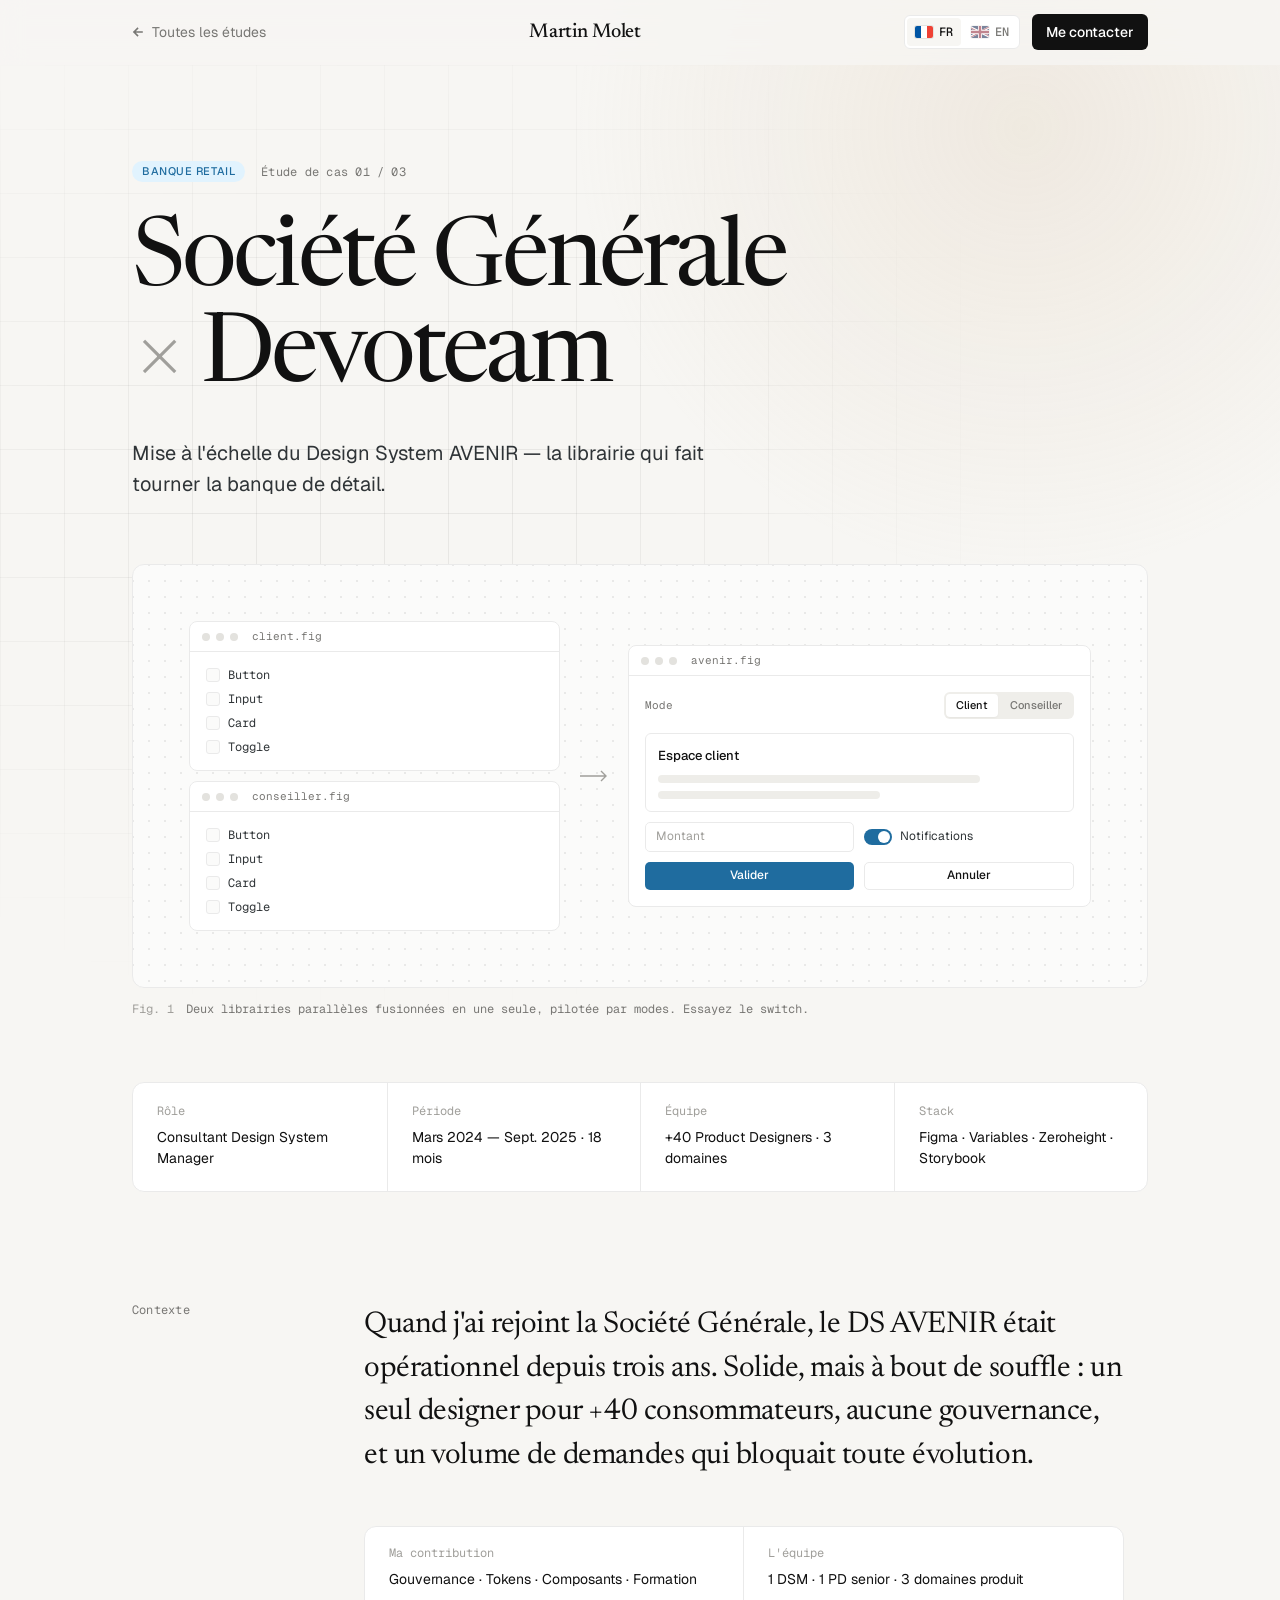
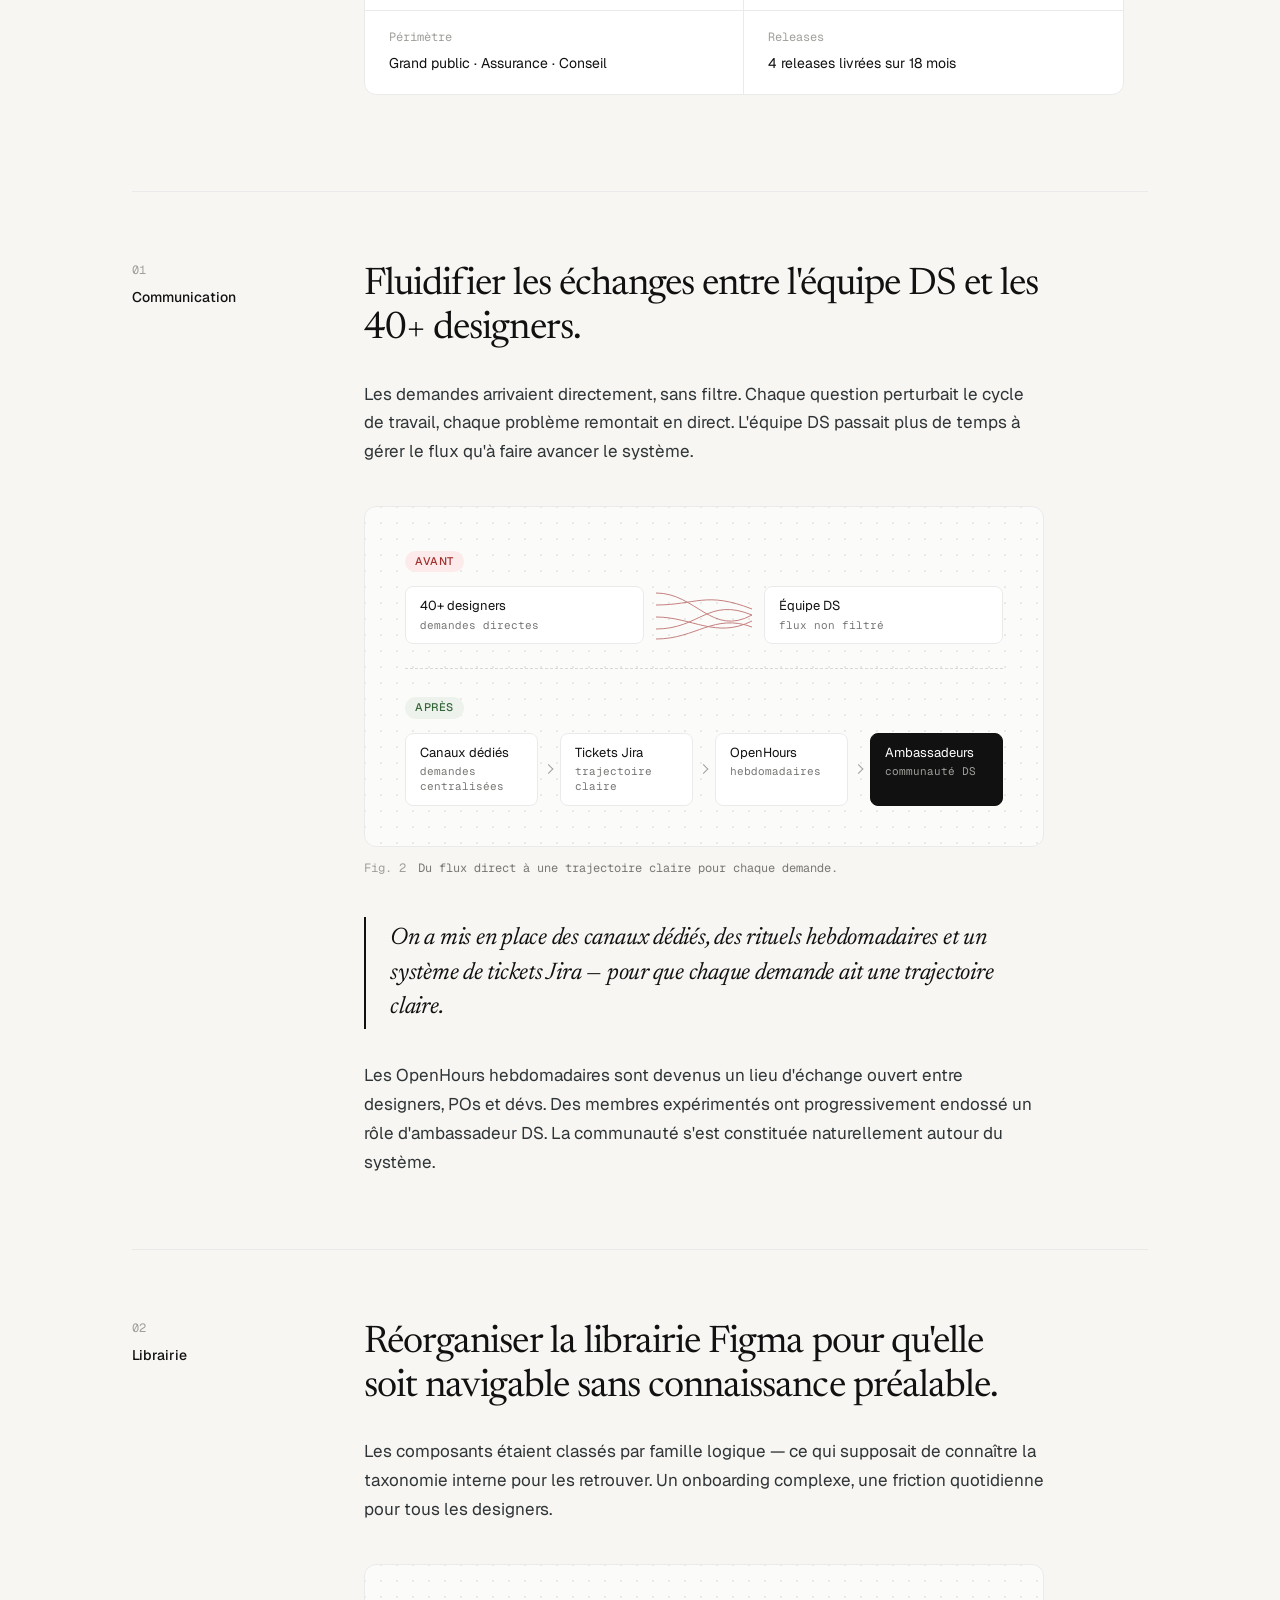
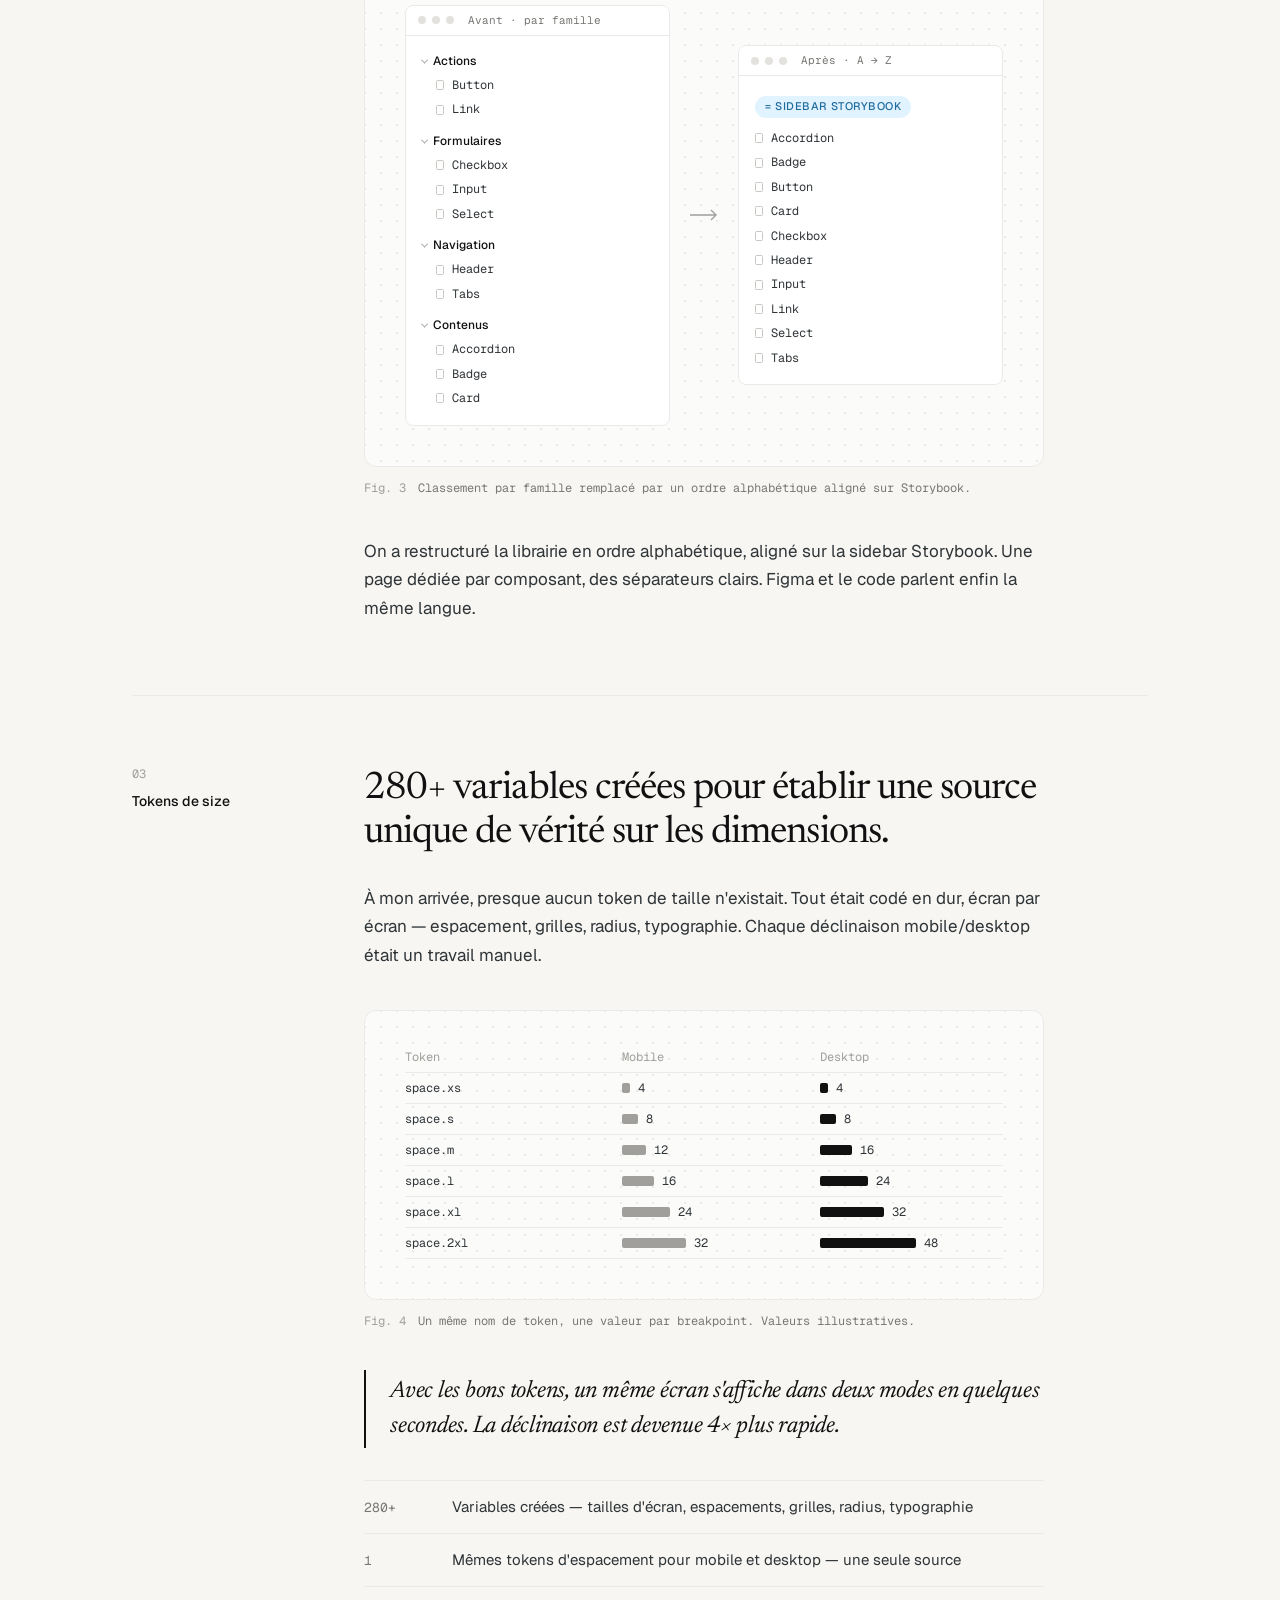
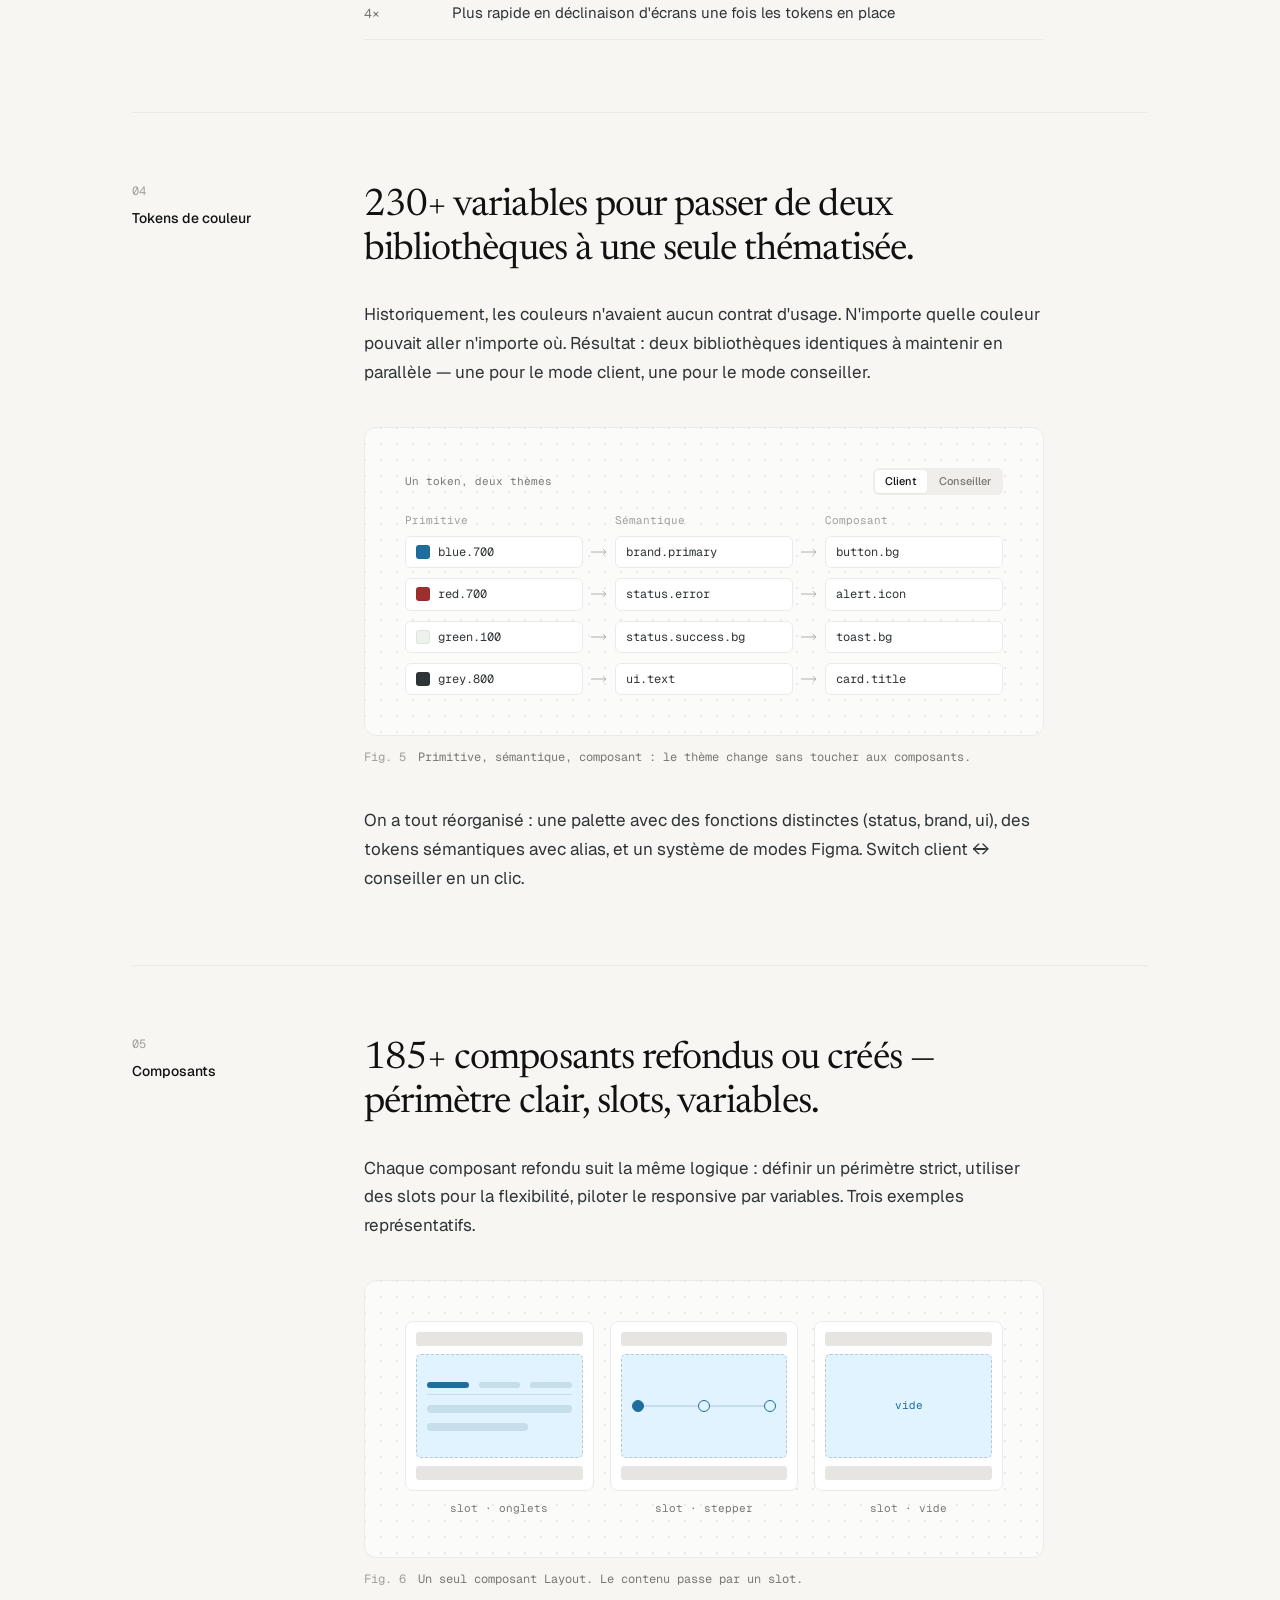
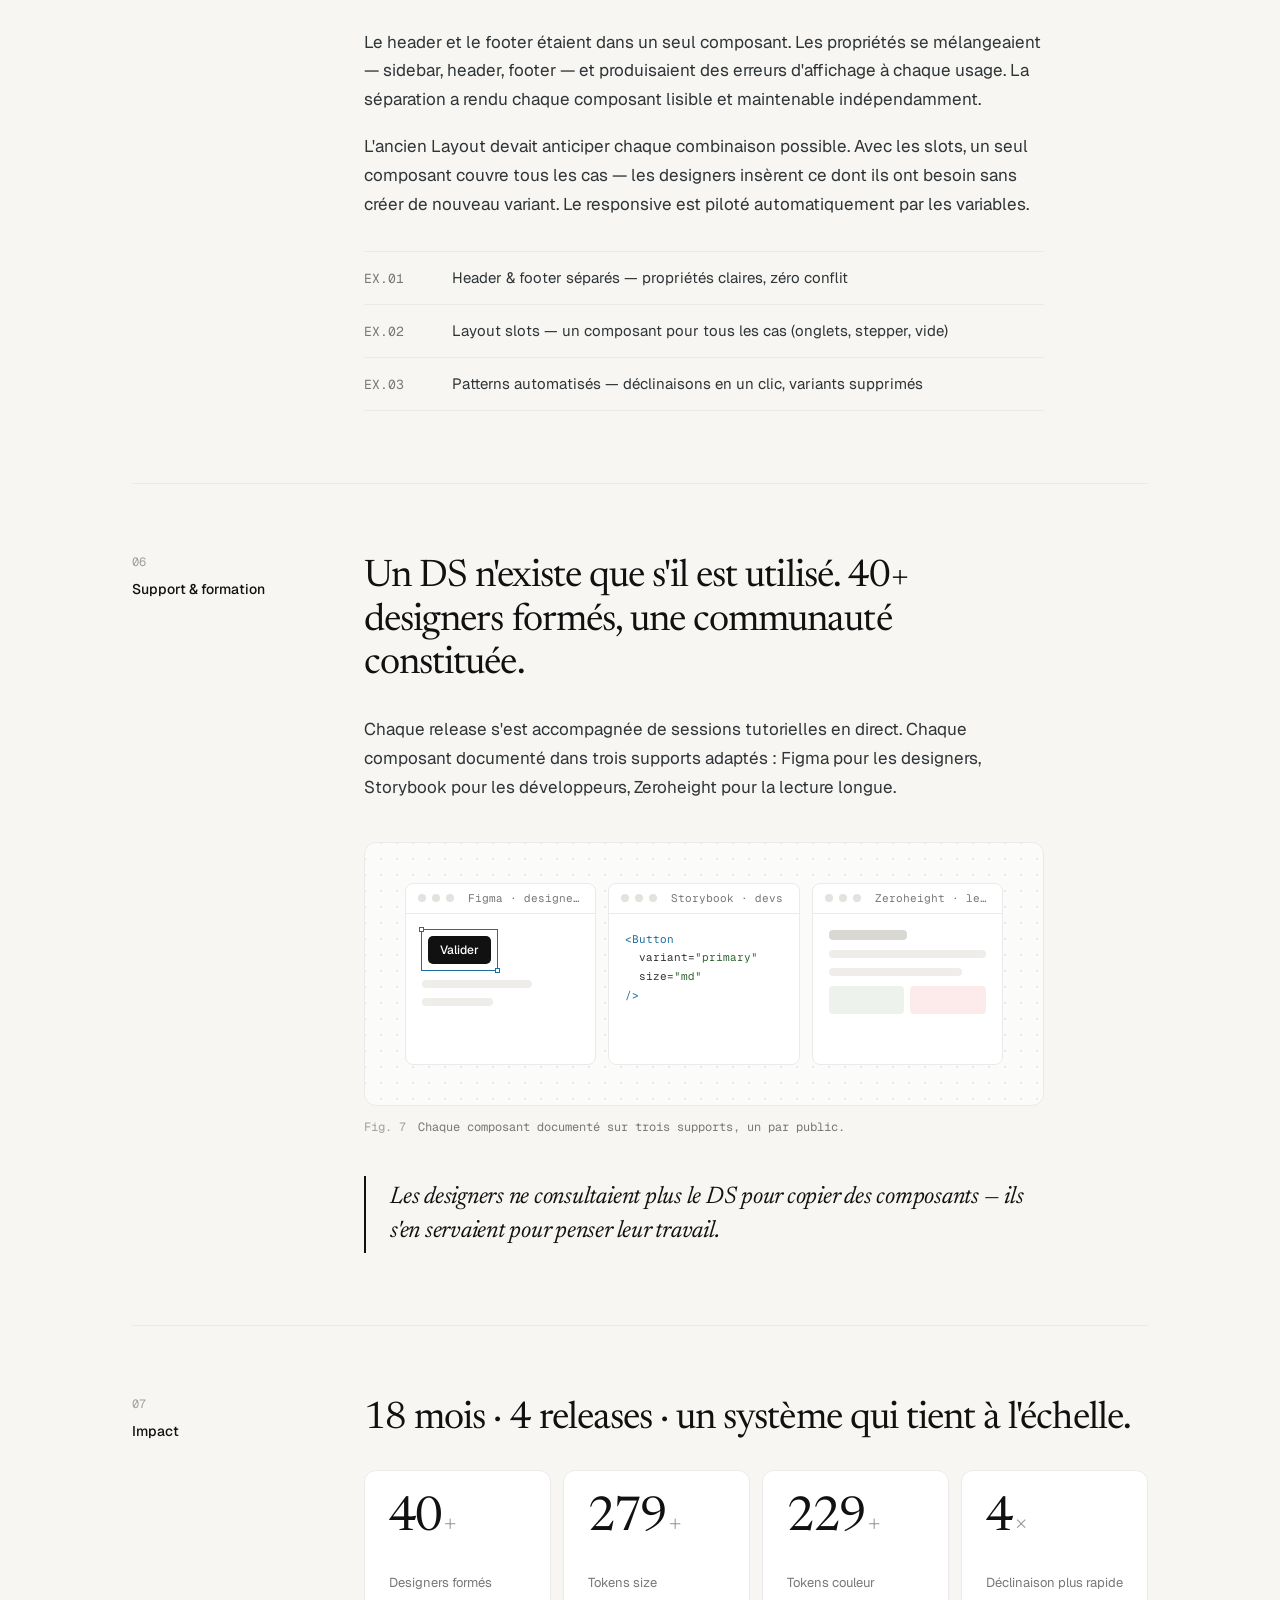
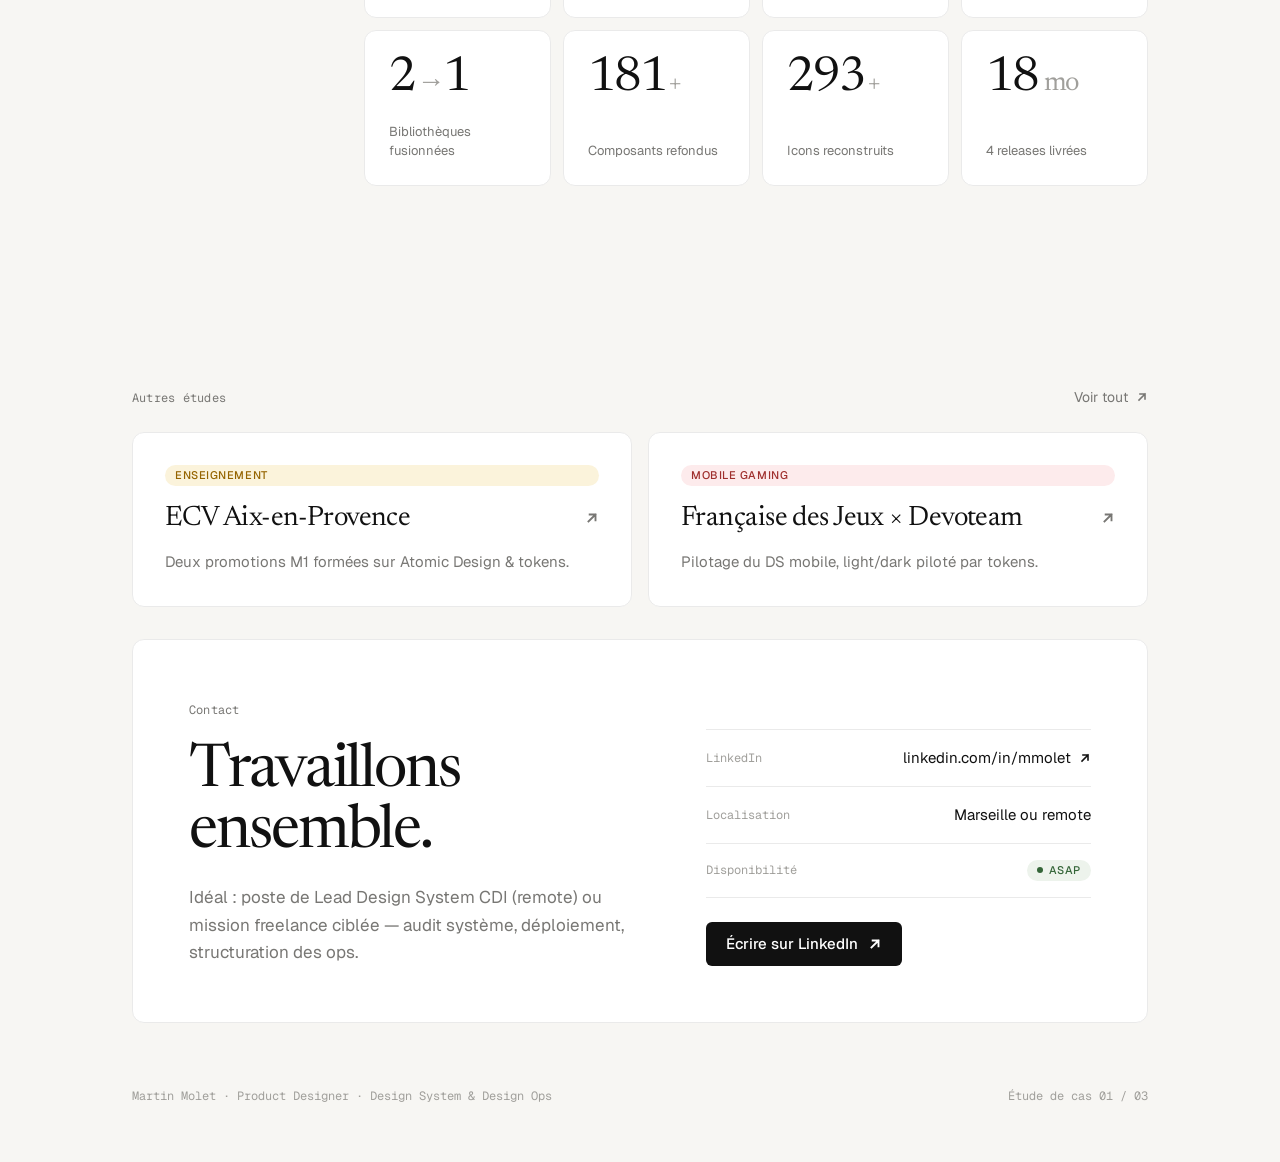
<file: sg.html>
<!DOCTYPE html>
<html lang="fr">
<head>
<meta charset="UTF-8">
<meta name="viewport" content="width=device-width, initial-scale=1.0">
<title>Société Générale × Devoteam — Design System Manager | Martin Molet</title>
<link rel="preconnect" href="https://fonts.googleapis.com">
<link rel="preconnect" href="https://fonts.gstatic.com" crossorigin>
<link href="https://fonts.googleapis.com/css2?family=Geist:wght@400;500;600&family=Geist+Mono:wght@400;500&family=Newsreader:ital,opsz,wght@0,6..72,400;0,6..72,500;1,6..72,400&display=swap" rel="stylesheet">
<link rel="alternate" hreflang="fr" href="sg.html">
<link rel="alternate" hreflang="en" href="sg-en.html">
<link rel="stylesheet" href="case.css">
</head>
<body>
<div class="ambient" aria-hidden="true"></div>

<nav class="nav">
  <div class="wrap nav-in">
    <a class="back" href="index.html?lang=fr#cases"><svg viewBox="0 0 12 12" fill="none" aria-hidden="true"><path d="M10 6H2M5.5 2.5L2 6l3.5 3.5" stroke="currentColor" stroke-width="1.6" stroke-linecap="square"/></svg><span>Toutes les études</span></a>
    <a class="brand" href="index.html?lang=fr">Martin Molet</a>
    <div class="nav-r">
      <div class="lang" role="group" aria-label="Langue"><a class="lang-opt" href="sg.html" hreflang="fr" lang="fr" aria-current="true" aria-label="Français"><svg class="flag" viewBox="0 0 3 2" aria-hidden="true"><rect width="1" height="2" fill="#0055A4"/><rect x="1" width="1" height="2" fill="#FFFFFF"/><rect x="2" width="1" height="2" fill="#EF4135"/></svg><span>FR</span></a><a class="lang-opt" href="sg-en.html" hreflang="en" lang="en" aria-label="English"><svg class="flag" viewBox="0 0 60 30" preserveAspectRatio="xMidYMid slice" aria-hidden="true"><clipPath id="uk-t"><path d="M30,15h30v15zv15h-30zh-30v-15zv-15h30z"/></clipPath><rect width="60" height="30" fill="#012169"/><path d="M0,0L60,30M60,0L0,30" stroke="#FFFFFF" stroke-width="6"/><path d="M0,0L60,30M60,0L0,30" clip-path="url(#uk-t)" stroke="#C8102E" stroke-width="4"/><path d="M30,0v30M0,15h60" stroke="#FFFFFF" stroke-width="10"/><path d="M30,0v30M0,15h60" stroke="#C8102E" stroke-width="6"/></svg><span>EN</span></a></div>
      <a class="btn btn-primary btn-sm" href="#contact">Me contacter</a>
    </div>
  </div>
</nav>

<main>
  <header class="hero">
    <div class="wrap">
      <div class="hero-top reveal">
        <span class="tag tag-blue">Banque retail</span>
        <span class="eyebrow">Étude de cas 01 / 03</span>
      </div>
      <h1 class="hero-title reveal" style="--i:1"><span>Société Générale</span><span><span class="x">×</span> Devoteam</span></h1>
      <p class="hero-sum reveal" style="--i:2">Mise à l'échelle du Design System AVENIR — la librairie qui fait tourner la banque de détail.</p>
      <figure class="fig fig-hero reveal"><div class="fig-box">
<div class="ba wide-r">
  <div class="stack">
    <div class="win "><div class="win-bar"><i></i><i></i><i></i><span>client.fig</span></div><div class="win-body"><div class="stack"><div class="comp-row"><em></em>Button</div><div class="comp-row"><em></em>Input</div><div class="comp-row"><em></em>Card</div><div class="comp-row"><em></em>Toggle</div></div></div></div>
    <div class="win "><div class="win-bar"><i></i><i></i><i></i><span>conseiller.fig</span></div><div class="win-body"><div class="stack"><div class="comp-row"><em></em>Button</div><div class="comp-row"><em></em>Input</div><div class="comp-row"><em></em>Card</div><div class="comp-row"><em></em>Toggle</div></div></div></div>
  </div>
  <div class="arr" aria-hidden="true"><svg viewBox="0 0 28 12" fill="none"><path d="M0 6h26M21 1l5 5-5 5" stroke="currentColor" stroke-width="1.4"/></svg></div>
  <div class="win "><div class="win-bar"><i></i><i></i><i></i><span>avenir.fig</span></div><div class="win-body">
    <div class="between"><span class="lbl">Mode</span><div class="seg" data-switch role="group" aria-label="Mode"><button type="button" data-val="a" aria-pressed="true">Client</button><button type="button" data-val="b" aria-pressed="false">Conseiller</button></div></div>
    <div class="avenir-grid">
      <div class="avenir-card">
        <span class="t"><span class="m-a">Espace client</span><span class="m-b">Espace conseiller</span></span>
        <span class="sk" style="width:80%"></span><span class="sk" style="width:55%"></span>
      </div>
      <div class="mc-input">Montant</div>
      <div class="row-inline"><span class="mc-toggle"></span>Notifications</div>
      <span class="mc-btn is-brand">Valider</span>
      <span class="mc-btn ghost">Annuler</span>
    </div></div></div>
</div></div><figcaption><b>Fig. 1</b><span>Deux librairies parallèles fusionnées en une seule, pilotée par modes. Essayez le switch.</span></figcaption></figure>
      <div class="card facts reveal" style="--i:3">
          <div class="fact"><div class="fact-k">Rôle</div><div class="fact-v">Consultant Design System Manager</div></div>
          <div class="fact"><div class="fact-k">Période</div><div class="fact-v">Mars 2024 — Sept. 2025 · 18 mois</div></div>
          <div class="fact"><div class="fact-k">Équipe</div><div class="fact-v">+40 Product Designers · 3 domaines</div></div>
          <div class="fact"><div class="fact-k">Stack</div><div class="fact-v">Figma · Variables · Zeroheight · Storybook</div></div>
      </div>
    </div>
  </header>

  <section class="intro">
    <div class="wrap intro-grid">
      <div class="eyebrow">Contexte</div>
      <div>
        <p class="lede reveal">Quand j'ai rejoint la Société Générale, le DS AVENIR était opérationnel depuis trois ans. Solide, mais à bout de souffle : un seul designer pour +40 consommateurs, aucune gouvernance, et un volume de demandes qui bloquait toute évolution.</p>
        <div class="card scope reveal" style="--i:1">
            <div class="scope-cell"><div class="fact-k">Ma contribution</div><div class="fact-v">Gouvernance · Tokens · Composants · Formation</div></div>
            <div class="scope-cell"><div class="fact-k">L'équipe</div><div class="fact-v">1 DSM · 1 PD senior · 3 domaines produit</div></div>
            <div class="scope-cell"><div class="fact-k">Périmètre</div><div class="fact-v">Grand public · Assurance · Conseil</div></div>
            <div class="scope-cell"><div class="fact-k">Releases</div><div class="fact-v">4 releases livrées sur 18 mois</div></div>
        </div>
      </div>
    </div>
  </section>

  <div class="chapters">
    <div class="wrap">
      <section class="chapter">
        <div class="ch-label"><div class="ch-num">01</div><div class="ch-name">Communication</div></div>
        <div class="ch-body reveal">
        <h2>Fluidifier les échanges entre l'équipe DS et les 40+ designers.</h2>
        <p>Les demandes arrivaient directement, sans filtre. Chaque question perturbait le cycle de travail, chaque problème remontait en direct. L'équipe DS passait plus de temps à gérer le flux qu'à faire avancer le système.</p>
        <figure class="fig reveal"><div class="fig-box">
<div class="flow-block">
  <span class="tag tag-red">Avant</span>
  <div class="scatter">
    <div class="node">40+ designers<small>demandes directes</small></div>
    <svg viewBox="0 0 96 56" fill="none" aria-hidden="true" preserveAspectRatio="none">
  <path d="M0 6C40 6 56 50 96 28M0 18C40 18 50 4 96 22M0 30C36 30 60 52 96 34M0 42C44 42 52 10 96 28M0 52C40 52 58 26 96 40" stroke="currentColor" stroke-width="1"/>
</svg>
    <div class="node">Équipe DS<small>flux non filtré</small></div>
  </div>
</div>
<div class="flow-block">
  <span class="tag tag-green">Après</span>
  <div class="steps">
    <div class="node">Canaux dédiés<small>demandes centralisées</small></div>
    <div class="node">Tickets Jira<small>trajectoire claire</small></div>
    <div class="node">OpenHours<small>hebdomadaires</small></div>
    <div class="node dark">Ambassadeurs<small>communauté DS</small></div>
  </div>
</div></div><figcaption><b>Fig. 2</b><span>Du flux direct à une trajectoire claire pour chaque demande.</span></figcaption></figure>
        <blockquote class="pull">On a mis en place des canaux dédiés, des rituels hebdomadaires et un système de tickets Jira — pour que chaque demande ait une trajectoire claire.</blockquote>
        <p>Les OpenHours hebdomadaires sont devenus un lieu d'échange ouvert entre designers, POs et dévs. Des membres expérimentés ont progressivement endossé un rôle d'ambassadeur DS. La communauté s'est constituée naturellement autour du système.</p>
        </div>
      </section>
      <section class="chapter">
        <div class="ch-label"><div class="ch-num">02</div><div class="ch-name">Librairie</div></div>
        <div class="ch-body reveal">
        <h2>Réorganiser la librairie Figma pour qu'elle soit navigable sans connaissance préalable.</h2>
        <p>Les composants étaient classés par famille logique — ce qui supposait de connaître la taxonomie interne pour les retrouver. Un onboarding complexe, une friction quotidienne pour tous les designers.</p>
        <figure class="fig reveal"><div class="fig-box">
<div class="ba">
  <div class="win "><div class="win-bar"><i></i><i></i><i></i><span>Avant · par famille</span></div><div class="win-body"><div class="tree"><div class="tree-g">Actions</div><div class="tree-i">Button</div><div class="tree-i">Link</div><div class="tree-g">Formulaires</div><div class="tree-i">Checkbox</div><div class="tree-i">Input</div><div class="tree-i">Select</div><div class="tree-g">Navigation</div><div class="tree-i">Header</div><div class="tree-i">Tabs</div><div class="tree-g">Contenus</div><div class="tree-i">Accordion</div><div class="tree-i">Badge</div><div class="tree-i">Card</div></div></div></div>
  <div class="arr" aria-hidden="true"><svg viewBox="0 0 28 12" fill="none"><path d="M0 6h26M21 1l5 5-5 5" stroke="currentColor" stroke-width="1.4"/></svg></div>
  <div class="win "><div class="win-bar"><i></i><i></i><i></i><span>Après · A → Z</span></div><div class="win-body"><div class="tree-chip"><span class="tag tag-blue">= sidebar Storybook</span></div><div class="tree"><div class="tree-i">Accordion</div><div class="tree-i">Badge</div><div class="tree-i">Button</div><div class="tree-i">Card</div><div class="tree-i">Checkbox</div><div class="tree-i">Header</div><div class="tree-i">Input</div><div class="tree-i">Link</div><div class="tree-i">Select</div><div class="tree-i">Tabs</div></div></div></div>
</div></div><figcaption><b>Fig. 3</b><span>Classement par famille remplacé par un ordre alphabétique aligné sur Storybook.</span></figcaption></figure>
        <p>On a restructuré la librairie en ordre alphabétique, aligné sur la sidebar Storybook. Une page dédiée par composant, des séparateurs clairs. Figma et le code parlent enfin la même langue.</p>
        </div>
      </section>
      <section class="chapter">
        <div class="ch-label"><div class="ch-num">03</div><div class="ch-name">Tokens de size</div></div>
        <div class="ch-body reveal">
        <h2>280+ variables créées pour établir une source unique de vérité sur les dimensions.</h2>
        <p>À mon arrivée, presque aucun token de taille n'existait. Tout était codé en dur, écran par écran — espacement, grilles, radius, typographie. Chaque déclinaison mobile/desktop était un travail manuel.</p>
        <figure class="fig reveal"><div class="fig-box"><div class="tk"><div class="tk-row tk-head"><span>Token</span><span>Mobile</span><span>Desktop</span></div><div class="tk-row"><span>space.xs</span><span class="bar" style="--w:4"><i></i>4</span><span class="bar d" style="--w:4"><i></i>4</span></div><div class="tk-row"><span>space.s</span><span class="bar" style="--w:8"><i></i>8</span><span class="bar d" style="--w:8"><i></i>8</span></div><div class="tk-row"><span>space.m</span><span class="bar" style="--w:12"><i></i>12</span><span class="bar d" style="--w:16"><i></i>16</span></div><div class="tk-row"><span>space.l</span><span class="bar" style="--w:16"><i></i>16</span><span class="bar d" style="--w:24"><i></i>24</span></div><div class="tk-row"><span>space.xl</span><span class="bar" style="--w:24"><i></i>24</span><span class="bar d" style="--w:32"><i></i>32</span></div><div class="tk-row"><span>space.2xl</span><span class="bar" style="--w:32"><i></i>32</span><span class="bar d" style="--w:48"><i></i>48</span></div></div></div><figcaption><b>Fig. 4</b><span>Un même nom de token, une valeur par breakpoint. Valeurs illustratives.</span></figcaption></figure>
        <blockquote class="pull">Avec les bons tokens, un même écran s'affiche dans deux modes en quelques secondes. La déclinaison est devenue 4× plus rapide.</blockquote>
        <ul class="list">
            <li><span class="list-n">280+</span><span>Variables créées — tailles d'écran, espacements, grilles, radius, typographie</span></li>
            <li><span class="list-n">1</span><span>Mêmes tokens d'espacement pour mobile et desktop — une seule source</span></li>
            <li><span class="list-n">4×</span><span>Plus rapide en déclinaison d'écrans une fois les tokens en place</span></li>
          </ul>
        </div>
      </section>
      <section class="chapter">
        <div class="ch-label"><div class="ch-num">04</div><div class="ch-name">Tokens de couleur</div></div>
        <div class="ch-body reveal">
        <h2>230+ variables pour passer de deux bibliothèques à une seule thématisée.</h2>
        <p>Historiquement, les couleurs n'avaient aucun contrat d'usage. N'importe quelle couleur pouvait aller n'importe où. Résultat : deux bibliothèques identiques à maintenir en parallèle — une pour le mode client, une pour le mode conseiller.</p>
        <figure class="fig reveal"><div class="fig-box">
<div class="between"><span class="lbl">Un token, deux thèmes</span><div class="seg" data-switch role="group" aria-label="Mode"><button type="button" data-val="a" aria-pressed="true">Client</button><button type="button" data-val="b" aria-pressed="false">Conseiller</button></div></div>
<div class="chain">
  <div class="chain-row chain-head"><span>Primitive</span><span></span><span>Sémantique</span><span></span><span>Composant</span></div>
  <div class="chain-row"><div class="tkn"><span class="sw is-brand"></span><span class="m-a">blue.700</span><span class="m-b">grey.900</span></div><div class="arr" aria-hidden="true"><svg viewBox="0 0 28 12" fill="none"><path d="M0 6h26M21 1l5 5-5 5" stroke="currentColor" stroke-width="1.4"/></svg></div><div class="tkn">brand.primary</div><div class="arr" aria-hidden="true"><svg viewBox="0 0 28 12" fill="none"><path d="M0 6h26M21 1l5 5-5 5" stroke="currentColor" stroke-width="1.4"/></svg></div><div class="tkn">button.bg</div></div>
  <div class="chain-row"><div class="tkn"><span class="sw" style="background:#9F2F2D"></span>red.700</div><div class="arr" aria-hidden="true"><svg viewBox="0 0 28 12" fill="none"><path d="M0 6h26M21 1l5 5-5 5" stroke="currentColor" stroke-width="1.4"/></svg></div><div class="tkn">status.error</div><div class="arr" aria-hidden="true"><svg viewBox="0 0 28 12" fill="none"><path d="M0 6h26M21 1l5 5-5 5" stroke="currentColor" stroke-width="1.4"/></svg></div><div class="tkn">alert.icon</div></div>
  <div class="chain-row"><div class="tkn"><span class="sw" style="background:#EDF3EC"></span>green.100</div><div class="arr" aria-hidden="true"><svg viewBox="0 0 28 12" fill="none"><path d="M0 6h26M21 1l5 5-5 5" stroke="currentColor" stroke-width="1.4"/></svg></div><div class="tkn">status.success.bg</div><div class="arr" aria-hidden="true"><svg viewBox="0 0 28 12" fill="none"><path d="M0 6h26M21 1l5 5-5 5" stroke="currentColor" stroke-width="1.4"/></svg></div><div class="tkn">toast.bg</div></div>
  <div class="chain-row"><div class="tkn"><span class="sw" style="background:#2F3437"></span>grey.800</div><div class="arr" aria-hidden="true"><svg viewBox="0 0 28 12" fill="none"><path d="M0 6h26M21 1l5 5-5 5" stroke="currentColor" stroke-width="1.4"/></svg></div><div class="tkn">ui.text</div><div class="arr" aria-hidden="true"><svg viewBox="0 0 28 12" fill="none"><path d="M0 6h26M21 1l5 5-5 5" stroke="currentColor" stroke-width="1.4"/></svg></div><div class="tkn">card.title</div></div>
</div></div><figcaption><b>Fig. 5</b><span>Primitive, sémantique, composant : le thème change sans toucher aux composants.</span></figcaption></figure>
        <p>On a tout réorganisé : une palette avec des fonctions distinctes (status, brand, ui), des tokens sémantiques avec alias, et un système de modes Figma. Switch client ↔ conseiller en un clic.</p>
        </div>
      </section>
      <section class="chapter">
        <div class="ch-label"><div class="ch-num">05</div><div class="ch-name">Composants</div></div>
        <div class="ch-body reveal">
        <h2>185+ composants refondus ou créés — périmètre clair, slots, variables.</h2>
        <p>Chaque composant refondu suit la même logique : définir un périmètre strict, utiliser des slots pour la flexibilité, piloter le responsive par variables. Trois exemples représentatifs.</p>
        <figure class="fig reveal"><div class="fig-box"><div class="slots"><div class="stack"><div class="frame"><div class="fr-bar"></div><div class="fr-slot"><div class="stack" style="width:100%"><div class="tabs"><i></i><i></i><i></i></div><span class="sk" style="background:#C6DDEA"></span><span class="sk" style="background:#C6DDEA;width:70%"></span></div></div><div class="fr-bar"></div></div><div class="lbl slot-cap">slot · onglets</div></div><div class="stack"><div class="frame"><div class="fr-bar"></div><div class="fr-slot"><div class="stepper"><i></i><b></b><i></i><b></b><i></i></div></div><div class="fr-bar"></div></div><div class="lbl slot-cap">slot · stepper</div></div><div class="stack"><div class="frame"><div class="fr-bar"></div><div class="fr-slot"><span class="lbl">vide</span></div><div class="fr-bar"></div></div><div class="lbl slot-cap">slot · vide</div></div></div></div><figcaption><b>Fig. 6</b><span>Un seul composant Layout. Le contenu passe par un slot.</span></figcaption></figure>
        <p>Le header et le footer étaient dans un seul composant. Les propriétés se mélangeaient — sidebar, header, footer — et produisaient des erreurs d'affichage à chaque usage. La séparation a rendu chaque composant lisible et maintenable indépendamment.</p>
        <p>L'ancien Layout devait anticiper chaque combinaison possible. Avec les slots, un seul composant couvre tous les cas — les designers insèrent ce dont ils ont besoin sans créer de nouveau variant. Le responsive est piloté automatiquement par les variables.</p>
        <ul class="list">
            <li><span class="list-n">EX.01</span><span>Header & footer séparés — propriétés claires, zéro conflit</span></li>
            <li><span class="list-n">EX.02</span><span>Layout slots — un composant pour tous les cas (onglets, stepper, vide)</span></li>
            <li><span class="list-n">EX.03</span><span>Patterns automatisés — déclinaisons en un clic, variants supprimés</span></li>
          </ul>
        </div>
      </section>
      <section class="chapter">
        <div class="ch-label"><div class="ch-num">06</div><div class="ch-name">Support &amp; formation</div></div>
        <div class="ch-body reveal">
        <h2>Un DS n'existe que s'il est utilisé. 40+ designers formés, une communauté constituée.</h2>
        <p>Chaque release s'est accompagnée de sessions tutorielles en direct. Chaque composant documenté dans trois supports adaptés : Figma pour les designers, Storybook pour les développeurs, Zeroheight pour la lecture longue.</p>
        <figure class="fig reveal"><div class="fig-box"><div class="trio"><div class="win "><div class="win-bar"><i></i><i></i><i></i><span>Figma · designers</span></div><div class="win-body"><div class="stack" style="justify-items:start"><span class="sel"><span class="mc-btn">Valider</span></span><span class="sk" style="width:70%"></span><span class="sk" style="width:45%"></span></div></div></div><div class="win "><div class="win-bar"><i></i><i></i><i></i><span>Storybook · devs</span></div><div class="win-body"><div class="code"><span class="k">&lt;Button</span>
  variant=<span class="s">"primary"</span>
  size=<span class="s">"md"</span>
<span class="k">/&gt;</span></div></div></div><div class="win "><div class="win-bar"><i></i><i></i><i></i><span>Zeroheight · lecture</span></div><div class="win-body"><div class="stack"><span class="sk dk" style="width:50%;height:10px"></span><span class="sk"></span><span class="sk" style="width:85%"></span><div class="mini-dd"><i style="background:var(--green-bg)"></i><i style="background:var(--red-bg)"></i></div></div></div></div></div></div><figcaption><b>Fig. 7</b><span>Chaque composant documenté sur trois supports, un par public.</span></figcaption></figure>
        <blockquote class="pull">Les designers ne consultaient plus le DS pour copier des composants — ils s'en servaient pour penser leur travail.</blockquote>
        </div>
      </section>
      <section class="chapter is-impact">
        <div class="ch-label"><div class="ch-num">07</div><div class="ch-name">Impact</div></div>
        <div class="ch-body reveal">
        <h2>18 mois · 4 releases · un système qui tient à l'échelle.</h2>
        <div class="results">
            <div class="card result reveal" style="--i:0"><div class="result-n"><span data-count="40">40</span><span class="s">+</span></div><div class="result-l">Designers formés</div></div>
            <div class="card result reveal" style="--i:1"><div class="result-n"><span data-count="280">280</span><span class="s">+</span></div><div class="result-l">Tokens size</div></div>
            <div class="card result reveal" style="--i:2"><div class="result-n"><span data-count="230">230</span><span class="s">+</span></div><div class="result-l">Tokens couleur</div></div>
            <div class="card result reveal" style="--i:3"><div class="result-n"><span data-count="4">4</span><span class="s">×</span></div><div class="result-l">Déclinaison plus rapide</div></div>
            <div class="card result reveal" style="--i:0"><div class="result-n">2<span class="s">→</span>1</div><div class="result-l">Bibliothèques fusionnées</div></div>
            <div class="card result reveal" style="--i:1"><div class="result-n"><span data-count="185">185</span><span class="s">+</span></div><div class="result-l">Composants refondus</div></div>
            <div class="card result reveal" style="--i:2"><div class="result-n"><span data-count="300">300</span><span class="s">+</span></div><div class="result-l">Icons reconstruits</div></div>
            <div class="card result reveal" style="--i:3"><div class="result-n"><span data-count="18">18</span><span class="s"> mo</span></div><div class="result-l">4 releases livrées</div></div>
          </div>
        </div>
      </section>
    </div>
  </div>

  <section class="related">
    <div class="wrap">
      <div class="related-h"><span class="eyebrow">Autres études</span><a class="back" href="index.html?lang=fr#cases"><span>Voir tout</span><svg viewBox="0 0 12 12" fill="none" aria-hidden="true"><path d="M3 9L9 3M4 3h5v5" stroke="currentColor" stroke-width="1.6" stroke-linecap="square"/></svg></a></div>
      <div class="related-grid">
          <a class="card rel reveal" style="--i:0" href="ecv.html">
            <span class="tag tag-yellow">Enseignement</span>
            <div class="rel-name"><span>ECV Aix-en-Provence</span><svg viewBox="0 0 12 12" fill="none" aria-hidden="true"><path d="M3 9L9 3M4 3h5v5" stroke="currentColor" stroke-width="1.6" stroke-linecap="square"/></svg></div>
            <p class="rel-sub">Deux promotions M1 formées sur Atomic Design & tokens.</p>
          </a>
          <a class="card rel reveal" style="--i:1" href="fdj.html">
            <span class="tag tag-red">Mobile gaming</span>
            <div class="rel-name"><span>Française des Jeux × Devoteam</span><svg viewBox="0 0 12 12" fill="none" aria-hidden="true"><path d="M3 9L9 3M4 3h5v5" stroke="currentColor" stroke-width="1.6" stroke-linecap="square"/></svg></div>
            <p class="rel-sub">Pilotage du DS mobile, light/dark piloté par tokens.</p>
          </a>
      </div>
    </div>
  </section>

  <section class="contact-wrap" id="contact">
    <div class="wrap">
      <div class="card contact reveal">
        <div>
          <span class="eyebrow">Contact</span>
          <h2 class="contact-title">Travaillons ensemble.</h2>
          <p class="contact-sub">Idéal : poste de Lead Design System CDI (remote) ou mission freelance ciblée — audit système, déploiement, structuration des ops.</p>
        </div>
        <div>
          <a class="contact-row" href="https://www.linkedin.com/in/mmolet" target="_blank" rel="noopener noreferrer"><span class="k">LinkedIn</span><span class="v">linkedin.com/in/mmolet<svg viewBox="0 0 12 12" fill="none" aria-hidden="true"><path d="M3 9L9 3M4 3h5v5" stroke="currentColor" stroke-width="1.6" stroke-linecap="square"/></svg></span></a>
          <div class="contact-row"><span class="k">Localisation</span><span class="v">Marseille ou remote</span></div>
          <div class="contact-row"><span class="k">Disponibilité</span><span class="tag tag-green"><span class="tag-dot"></span>ASAP</span></div>
          <a class="btn btn-primary contact-cta" href="https://www.linkedin.com/in/mmolet" target="_blank" rel="noopener noreferrer">Écrire sur LinkedIn<svg viewBox="0 0 12 12" fill="none" aria-hidden="true"><path d="M3 9L9 3M4 3h5v5" stroke="currentColor" stroke-width="1.6" stroke-linecap="square"/></svg></a>
        </div>
      </div>
    </div>
  </section>
</main>

<footer class="foot">
  <div class="wrap foot-in">
    <a href="index.html?lang=fr">Martin Molet · Product Designer · Design System &amp; Design Ops</a>
    <span>Étude de cas 01 / 03</span>
  </div>
</footer>

<script src="case.js"></script>
</body>
</html>
</file>
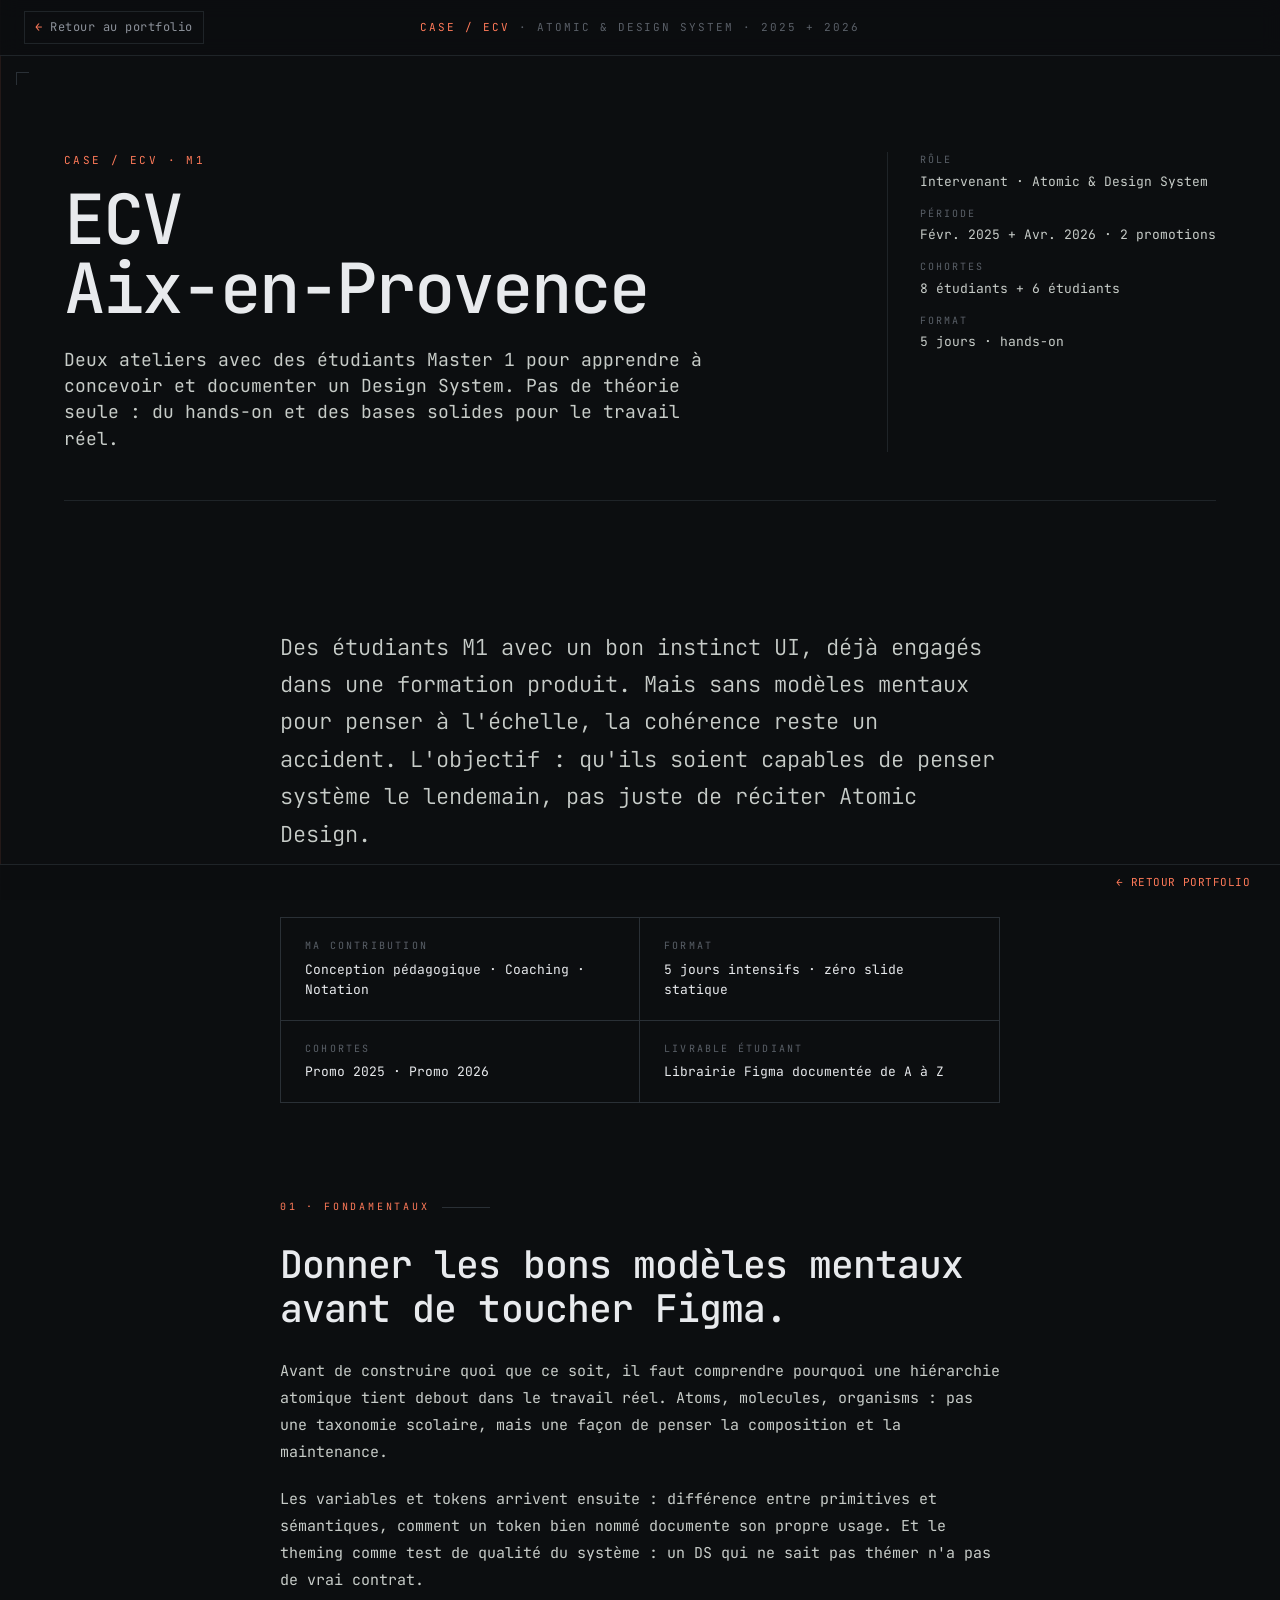
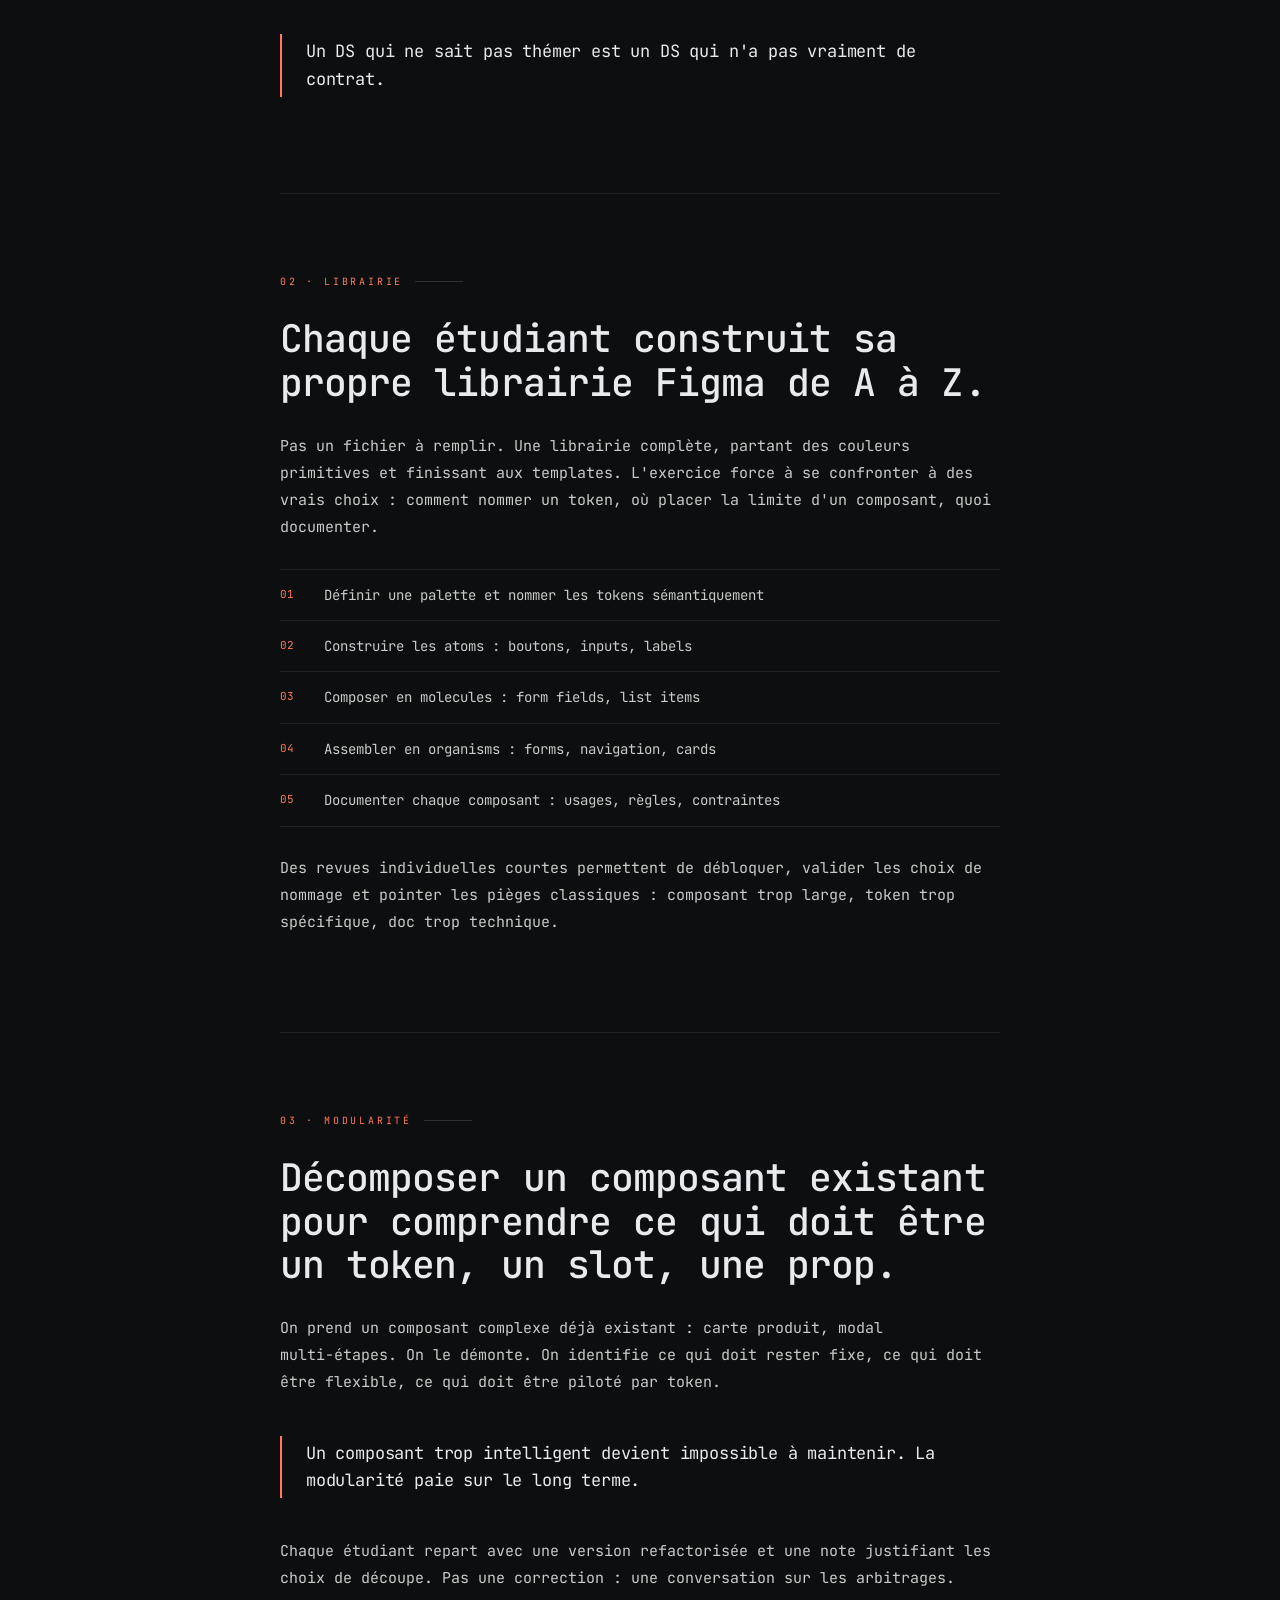
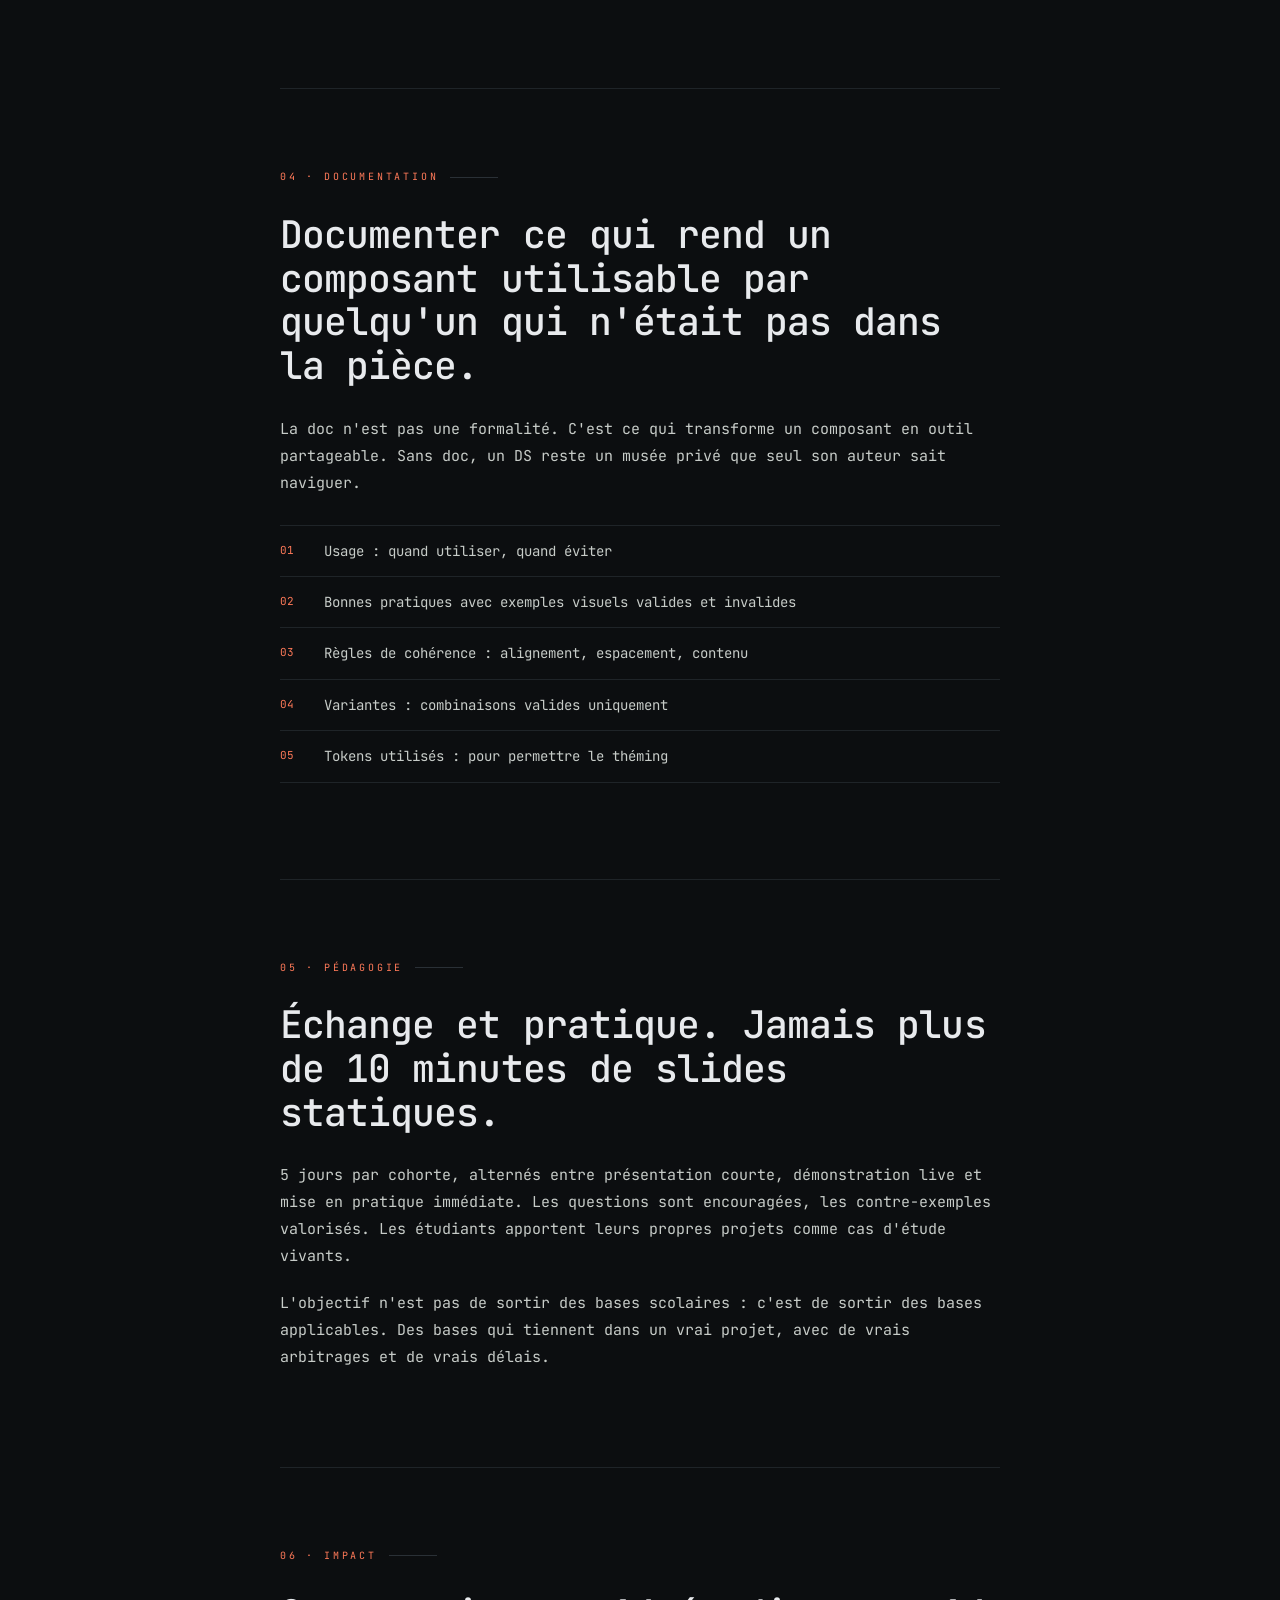
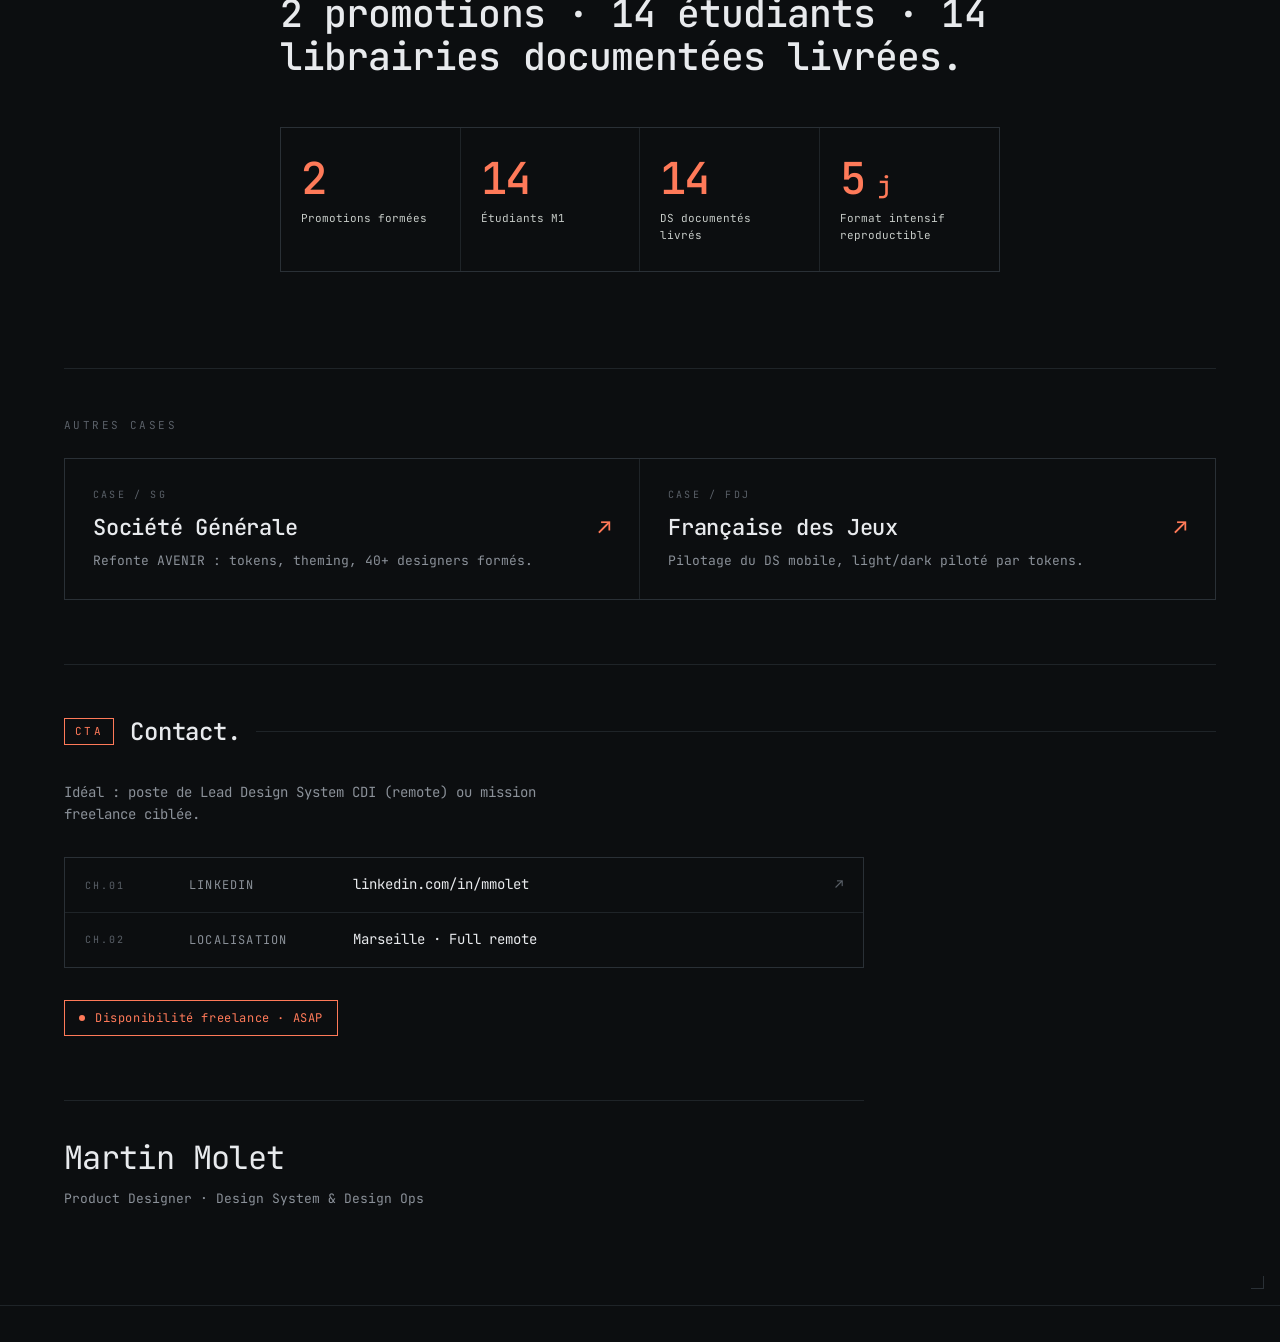
<file: blueprint/ecv.html>
<!DOCTYPE html>
<html lang="fr">
<head>
<meta charset="UTF-8">
<meta name="viewport" content="width=device-width, initial-scale=1.0">
<title>ECV Aix-en-Provence · Atomic & Design System | Martin Molet</title>
<link rel="preconnect" href="https://fonts.googleapis.com">
<link rel="preconnect" href="https://fonts.gstatic.com" crossorigin>
<link href="https://fonts.googleapis.com/css2?family=JetBrains+Mono:wght@300;400;500;600&display=swap" rel="stylesheet">
<link rel="stylesheet" href="case.css">
<style>
.editorial { max-width: 720px; margin: 0 auto; padding: 80px 0 0; }
.ed-intro { font-size: clamp(17px, 2vw, 22px); color: var(--ink-2); line-height: 1.7; margin-bottom: 64px; font-weight: 300; }
.ed-meta { display: grid; grid-template-columns: 1fr 1fr; gap: 0; border: 1px solid var(--line-2); margin-bottom: 96px; }
.ed-meta-cell { padding: 20px 24px; border-right: 1px solid var(--line-2); }
.ed-meta-cell:nth-child(even) { border-right: 0; }
.ed-meta-cell:nth-child(n+3) { border-top: 1px solid var(--line-2); }
.ed-meta-k { font-size: 10px; letter-spacing: .22em; color: var(--muted-2); margin-bottom: 6px; }
.ed-meta-v { font-size: 13px; color: var(--ink); }
.ed-section { margin-bottom: 96px; }
.ed-section-label { font-size: 10px; letter-spacing: .28em; color: var(--accent); margin-bottom: 28px; display: flex; align-items: center; gap: 12px; }
.ed-section-label::after { content: ''; flex: 1; height: 1px; background: var(--line-2); max-width: 48px; }
.ed-h2 { font-size: clamp(24px, 3vw, 38px); font-weight: 500; letter-spacing: -0.025em; line-height: 1.15; color: var(--ink); margin-bottom: 28px; }
.ed-body { font-size: 15px; color: var(--ink-2); line-height: 1.8; margin-bottom: 20px; }
.ed-pull { border-left: 2px solid var(--accent); padding: 4px 0 4px 24px; margin: 40px 0; font-size: 17px; color: var(--ink); line-height: 1.6; font-weight: 400; letter-spacing: -0.01em; }
.ed-list { list-style: none; padding: 0; margin: 28px 0; }
.ed-list li { padding: 14px 0; border-top: 1px solid var(--line); font-size: 14px; color: var(--ink-2); line-height: 1.6; display: flex; gap: 16px; }
.ed-list li:last-child { border-bottom: 1px solid var(--line); }
.ed-list-n { color: var(--accent); font-size: 11px; min-width: 28px; padding-top: 2px; flex-shrink: 0; }
.ed-results { display: grid; grid-template-columns: repeat(4, 1fr); gap: 0; border: 1px solid var(--line-2); margin-top: 48px; }
.ed-stat { padding: 28px 20px; border-right: 1px solid var(--line); }
.ed-stat:last-child { border-right: 0; }
.ed-stat-n { font-size: clamp(28px, 3.5vw, 44px); font-weight: 500; letter-spacing: -0.04em; color: var(--accent); line-height: 1; margin-bottom: 10px; font-variant-numeric: tabular-nums; }
.ed-stat-n .s { font-size: .55em; }
.ed-stat-l { font-size: 11px; color: var(--ink-2); line-height: 1.5; }
.ed-divider { border: 0; border-top: 1px solid var(--line); margin: 80px 0; }
@media (max-width: 900px) {
  .editorial { padding: 40px 0 0; }
  .ed-meta { grid-template-columns: 1fr; }
  .ed-meta-cell { border-right: 0; border-bottom: 1px solid var(--line-2); }
  .ed-meta-cell:last-child { border-bottom: 0; }
  .ed-results { grid-template-columns: repeat(2, 1fr); }
  .ed-stat:nth-child(2) { border-right: 0; }
}
</style>
</head>
<body>

<header class="topbar">
  <div class="tb-l">
    <a class="back-link" href="index.html"><span class="arrow">←</span><span>Retour au portfolio</span></a>
  </div>
  <div class="tb-c"><span class="accent">CASE / ECV</span> · Atomic &amp; Design System · 2025 + 2026</div>
  <div class="tb-r">
</header>

<main>
  <section class="sheet">

    <div class="hero">
      <div class="hero-l">
        <div class="case-id">CASE / ECV · M1</div>
        <h1 class="client">ECV<br/>Aix-en-Provence</h1>
        <p class="summary">Deux ateliers avec des étudiants Master 1 pour apprendre à concevoir et documenter un Design System. Pas de théorie seule : du hands-on et des bases solides pour le travail réel.</p>
      </div>
      <div class="hero-r">
        <div><span class="k">RÔLE</span><span class="v">Intervenant · Atomic &amp; Design System</span></div>
        <div><span class="k">PÉRIODE</span><span class="v">Févr. 2025 + Avr. 2026 · 2 promotions</span></div>
        <div><span class="k">COHORTES</span><span class="v">8 étudiants + 6 étudiants</span></div>
        <div><span class="k">FORMAT</span><span class="v">5 jours · hands-on</span></div>
      </div>
    </div>

    <div class="editorial">

      <p class="ed-intro">Des étudiants M1 avec un bon instinct UI, déjà engagés dans une formation produit. Mais sans modèles mentaux pour penser à l'échelle, la cohérence reste un accident. L'objectif : qu'ils soient capables de penser système le lendemain, pas juste de réciter Atomic Design.</p>

      <div class="ed-meta">
        <div class="ed-meta-cell">
          <div class="ed-meta-k">MA CONTRIBUTION</div>
          <div class="ed-meta-v">Conception pédagogique · Coaching · Notation</div>
        </div>
        <div class="ed-meta-cell">
          <div class="ed-meta-k">FORMAT</div>
          <div class="ed-meta-v">5 jours intensifs · zéro slide statique</div>
        </div>
        <div class="ed-meta-cell">
          <div class="ed-meta-k">COHORTES</div>
          <div class="ed-meta-v">Promo 2025 · Promo 2026</div>
        </div>
        <div class="ed-meta-cell">
          <div class="ed-meta-k">LIVRABLE ÉTUDIANT</div>
          <div class="ed-meta-v">Librairie Figma documentée de A à Z</div>
        </div>
      </div>

      <div class="ed-section">
        <div class="ed-section-label">01 · FONDAMENTAUX</div>
        <h2 class="ed-h2">Donner les bons modèles mentaux avant de toucher Figma.</h2>
        <p class="ed-body">Avant de construire quoi que ce soit, il faut comprendre pourquoi une hiérarchie atomique tient debout dans le travail réel. Atoms, molecules, organisms : pas une taxonomie scolaire, mais une façon de penser la composition et la maintenance.</p>
        <p class="ed-body">Les variables et tokens arrivent ensuite : différence entre primitives et sémantiques, comment un token bien nommé documente son propre usage. Et le theming comme test de qualité du système : un DS qui ne sait pas thémer n'a pas de vrai contrat.</p>
        <div class="ed-pull">Un DS qui ne sait pas thémer est un DS qui n'a pas vraiment de contrat.</div>
      </div>

      <hr class="ed-divider">

      <div class="ed-section">
        <div class="ed-section-label">02 · LIBRAIRIE</div>
        <h2 class="ed-h2">Chaque étudiant construit sa propre librairie Figma de A à Z.</h2>
        <p class="ed-body">Pas un fichier à remplir. Une librairie complète, partant des couleurs primitives et finissant aux templates. L'exercice force à se confronter à des vrais choix : comment nommer un token, où placer la limite d'un composant, quoi documenter.</p>
        <ul class="ed-list">
          <li><span class="ed-list-n">01</span>Définir une palette et nommer les tokens sémantiquement</li>
          <li><span class="ed-list-n">02</span>Construire les atoms : boutons, inputs, labels</li>
          <li><span class="ed-list-n">03</span>Composer en molecules : form fields, list items</li>
          <li><span class="ed-list-n">04</span>Assembler en organisms : forms, navigation, cards</li>
          <li><span class="ed-list-n">05</span>Documenter chaque composant : usages, règles, contraintes</li>
        </ul>
        <p class="ed-body">Des revues individuelles courtes permettent de débloquer, valider les choix de nommage et pointer les pièges classiques : composant trop large, token trop spécifique, doc trop technique.</p>
      </div>

      <hr class="ed-divider">

      <div class="ed-section">
        <div class="ed-section-label">03 · MODULARITÉ</div>
        <h2 class="ed-h2">Décomposer un composant existant pour comprendre ce qui doit être un token, un slot, une prop.</h2>
        <p class="ed-body">On prend un composant complexe déjà existant : carte produit, modal multi-étapes. On le démonte. On identifie ce qui doit rester fixe, ce qui doit être flexible, ce qui doit être piloté par token.</p>
        <div class="ed-pull">Un composant trop intelligent devient impossible à maintenir. La modularité paie sur le long terme.</div>
        <p class="ed-body">Chaque étudiant repart avec une version refactorisée et une note justifiant les choix de découpe. Pas une correction : une conversation sur les arbitrages.</p>
      </div>

      <hr class="ed-divider">

      <div class="ed-section">
        <div class="ed-section-label">04 · DOCUMENTATION</div>
        <h2 class="ed-h2">Documenter ce qui rend un composant utilisable par quelqu'un qui n'était pas dans la pièce.</h2>
        <p class="ed-body">La doc n'est pas une formalité. C'est ce qui transforme un composant en outil partageable. Sans doc, un DS reste un musée privé que seul son auteur sait naviguer.</p>
        <ul class="ed-list">
          <li><span class="ed-list-n">01</span>Usage : quand utiliser, quand éviter</li>
          <li><span class="ed-list-n">02</span>Bonnes pratiques avec exemples visuels valides et invalides</li>
          <li><span class="ed-list-n">03</span>Règles de cohérence : alignement, espacement, contenu</li>
          <li><span class="ed-list-n">04</span>Variantes : combinaisons valides uniquement</li>
          <li><span class="ed-list-n">05</span>Tokens utilisés : pour permettre le théming</li>
        </ul>
      </div>

      <hr class="ed-divider">

      <div class="ed-section">
        <div class="ed-section-label">05 · PÉDAGOGIE</div>
        <h2 class="ed-h2">Échange et pratique. Jamais plus de 10 minutes de slides statiques.</h2>
        <p class="ed-body">5 jours par cohorte, alternés entre présentation courte, démonstration live et mise en pratique immédiate. Les questions sont encouragées, les contre-exemples valorisés. Les étudiants apportent leurs propres projets comme cas d'étude vivants.</p>
        <p class="ed-body">L'objectif n'est pas de sortir des bases scolaires : c'est de sortir des bases applicables. Des bases qui tiennent dans un vrai projet, avec de vrais arbitrages et de vrais délais.</p>
      </div>

      <hr class="ed-divider">

      <div class="ed-section">
        <div class="ed-section-label">06 · IMPACT</div>
        <h2 class="ed-h2">2 promotions · 14 étudiants · 14 librairies documentées livrées.</h2>
        <div class="ed-results">
          <div class="ed-stat"><div class="ed-stat-n">2</div><div class="ed-stat-l">Promotions formées</div></div>
          <div class="ed-stat"><div class="ed-stat-n">14</div><div class="ed-stat-l">Étudiants M1</div></div>
          <div class="ed-stat"><div class="ed-stat-n">14</div><div class="ed-stat-l">DS documentés livrés</div></div>
          <div class="ed-stat"><div class="ed-stat-n">5<span class="s"> j</span></div><div class="ed-stat-l">Format intensif reproductible</div></div>
        </div>
      </div>

    </div>

    <div class="related">
      <div class="related-h">AUTRES CASES</div>
      <div class="related-grid">
        <a class="related-card" href="sg.html">
          <div class="id">CASE / SG</div>
          <div class="name">Société Générale<span class="arrow">↗</span></div>
          <div class="sub">Refonte AVENIR : tokens, theming, 40+ designers formés.</div>
        </a>
        <a class="related-card" href="fdj.html">
          <div class="id">CASE / FDJ</div>
          <div class="name">Française des Jeux<span class="arrow">↗</span></div>
          <div class="sub">Pilotage du DS mobile, light/dark piloté par tokens.</div>
        </a>
      </div>
    </div>

    <div class="contact-sheet">
      <div class="section-h">
        <span class="num">CTA</span>
        <span class="title">Contact.</span>
        <span class="rule"></span>
      </div>
      <div class="contact">
        <p class="contact-sub">Idéal : poste de Lead Design System CDI (remote) ou mission freelance ciblée.</p>
        <div class="contact-grid">
          <a class="contact-row is-link" href="https://www.linkedin.com/in/mmolet" target="_blank" rel="noopener noreferrer">
            <span class="cr-id">CH.01</span>
            <span class="cr-k">LinkedIn</span>
            <span class="cr-v">linkedin.com/in/mmolet</span>
            <span class="cr-arrow">↗</span>
          </a>
          <div class="contact-row">
            <span class="cr-id">CH.02</span>
            <span class="cr-k">Localisation</span>
            <span class="cr-v">Marseille · Full remote</span>
          </div>
        </div>
        <div class="contact-avail">
          <span class="ca-dot"></span>
          <span>Disponibilité freelance · ASAP</span>
        </div>
        <div class="signoff">
          <div>Martin Molet</div>
          <div class="so-sub">Product Designer · Design System &amp; Design Ops</div>
        </div>
      </div>
    </div>

  </section>
</main>

<footer class="statusbar">
  <div class="sb-cell flex-1 right"><a href="index.html" style="color:var(--accent)">← Retour portfolio</a></div>
</footer>
<script>
(function(){
  var h=document.createElement('div'),v=document.createElement('div');
  h.className='cross-h';v.className='cross-v';
  document.body.appendChild(h);document.body.appendChild(v);
  window.addEventListener('mousemove',function(e){h.style.top=e.clientY+'px';v.style.left=e.clientX+'px';});
})();
</script>
</body>
</html>
</file>
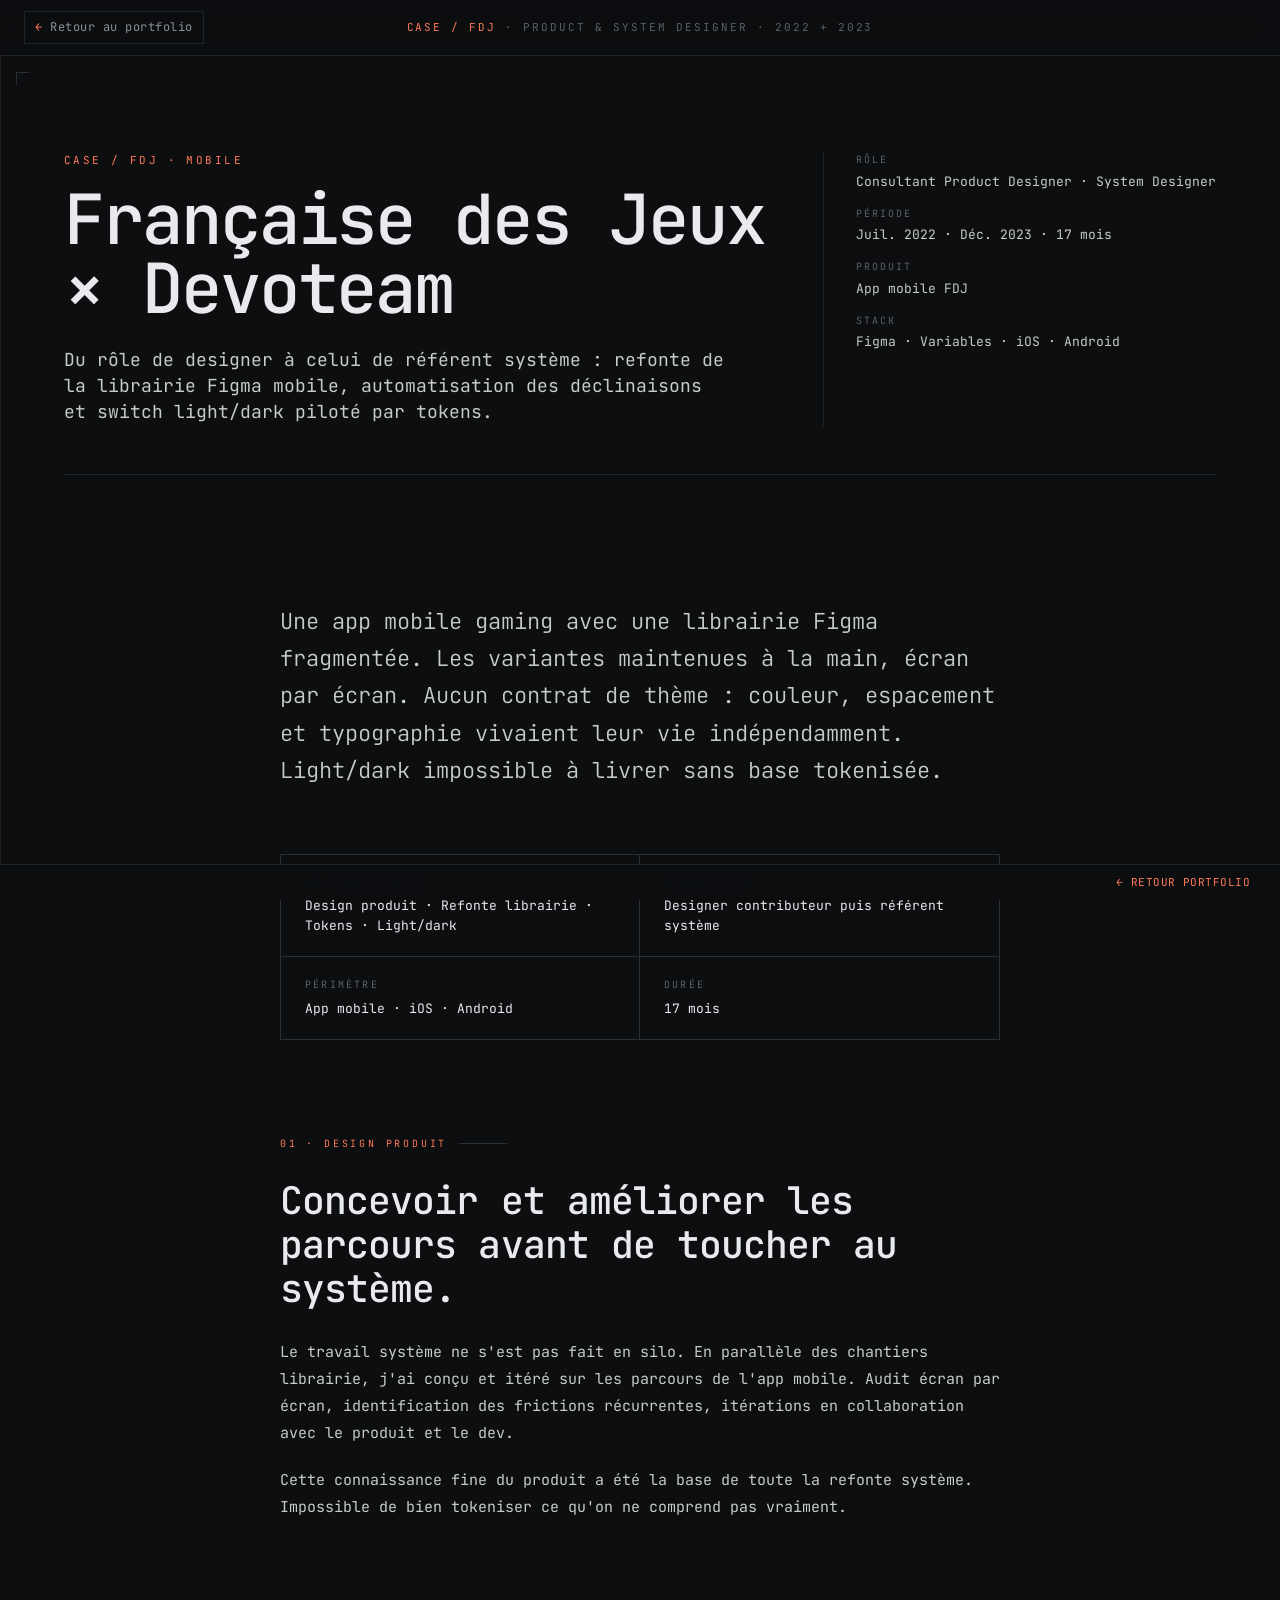
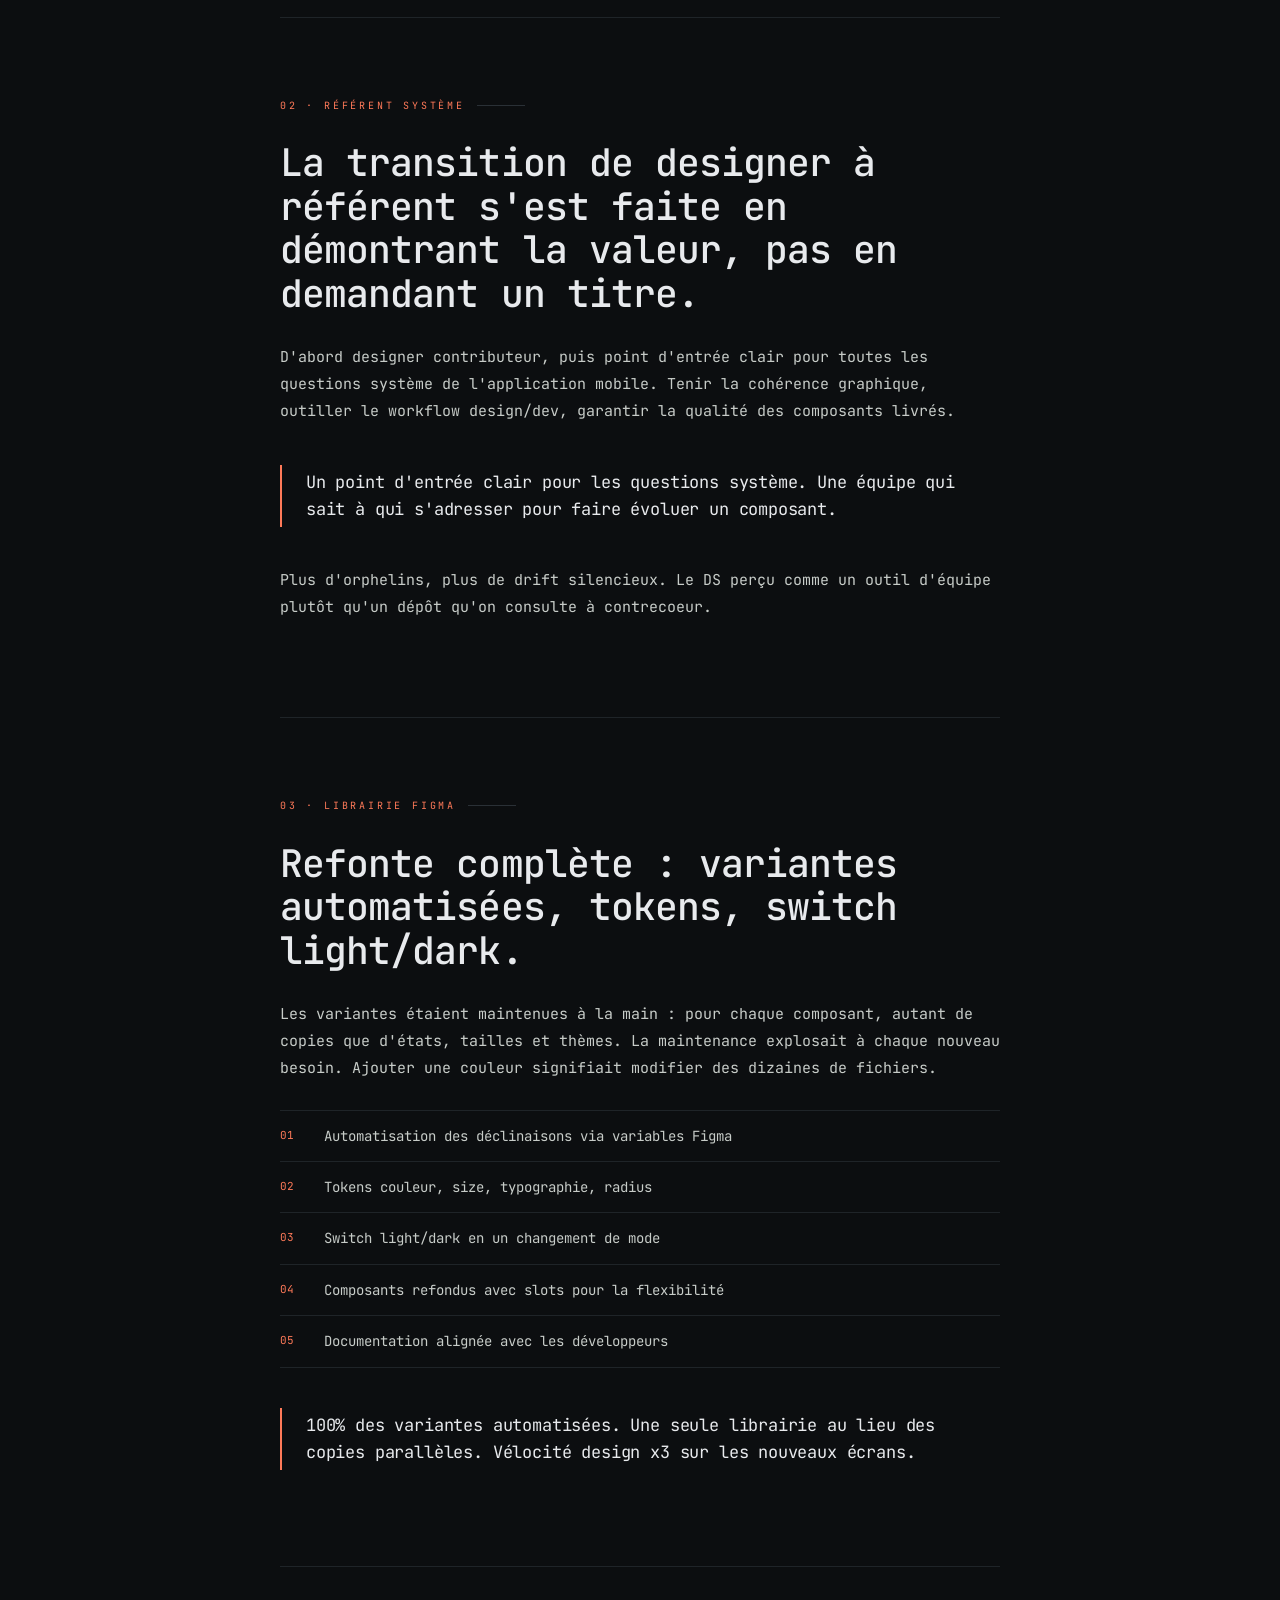
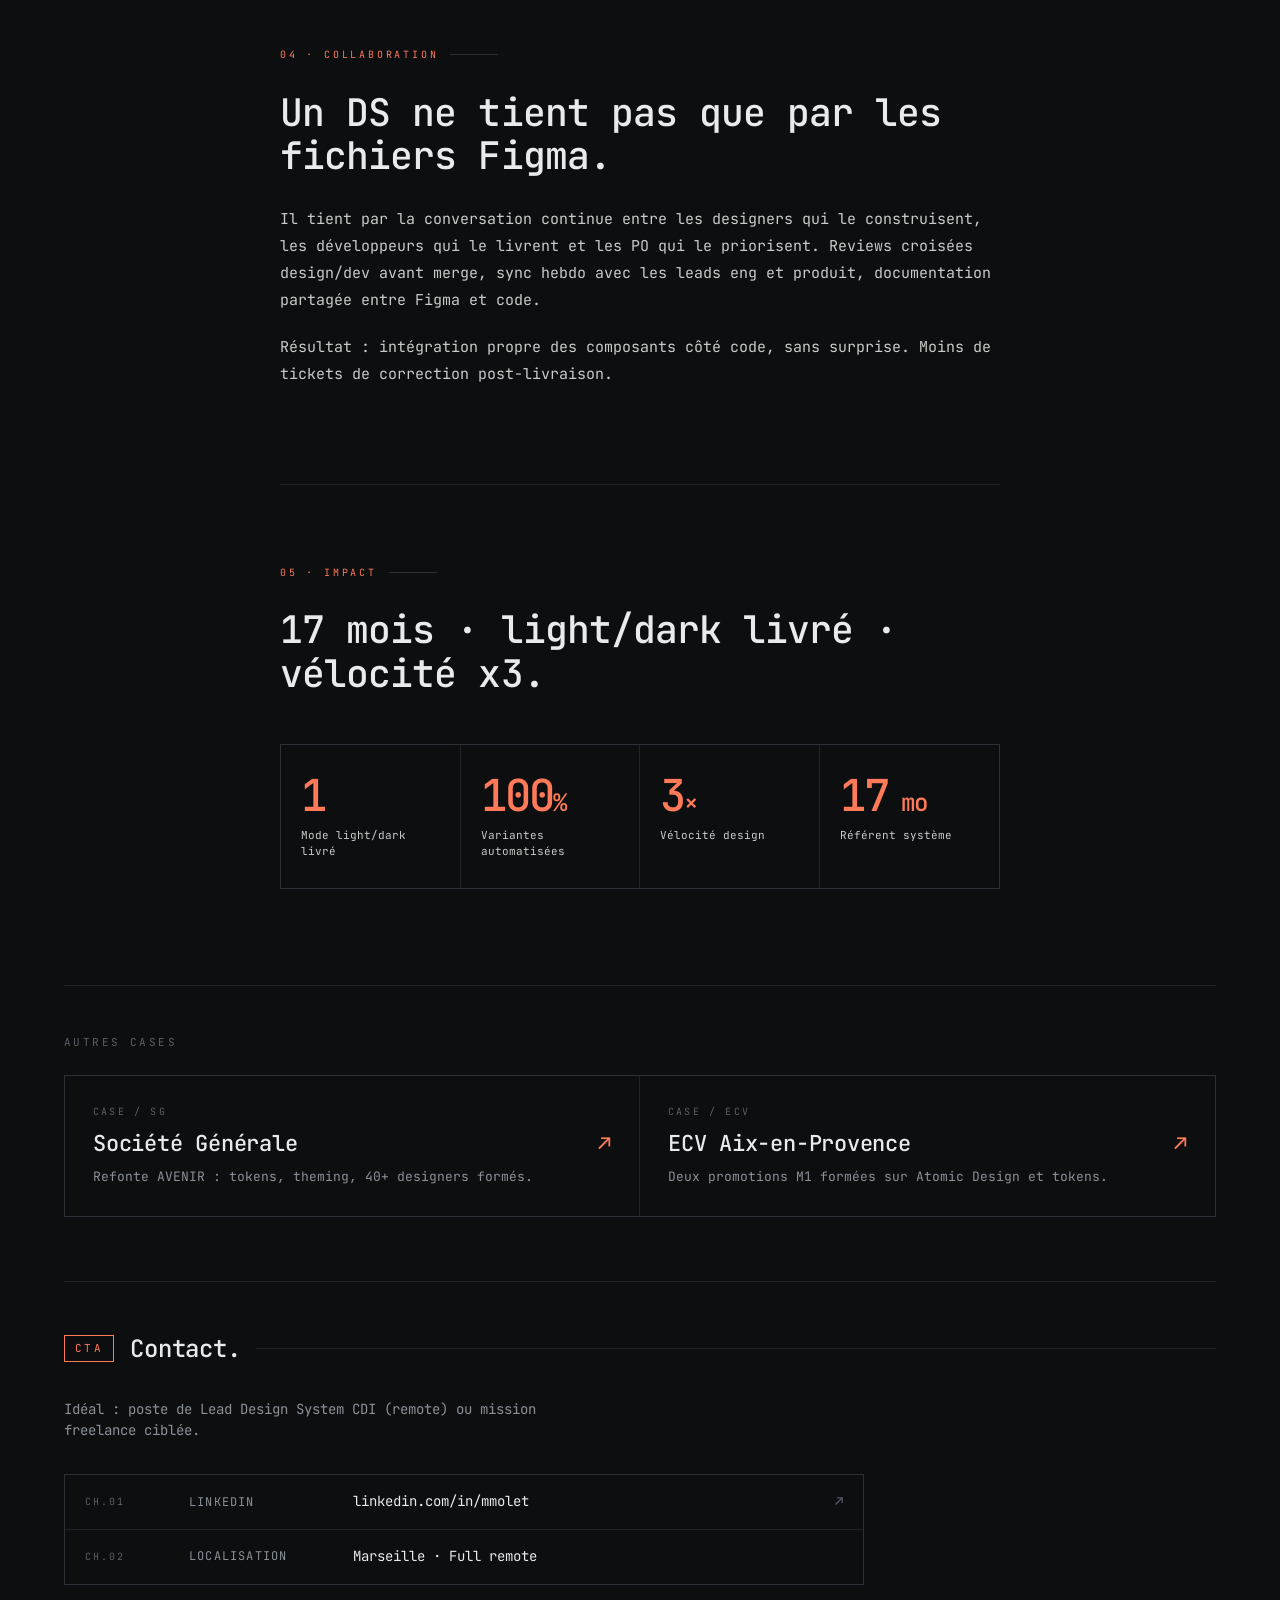
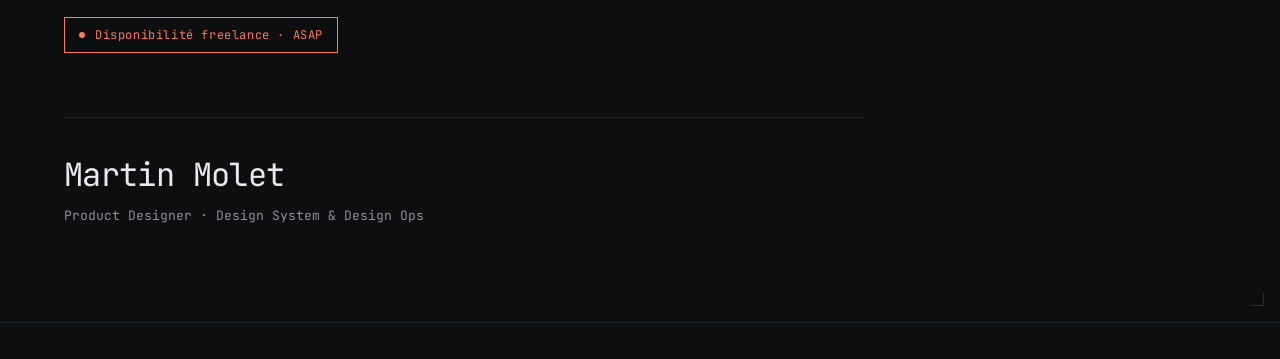
<file: blueprint/fdj.html>
<!DOCTYPE html>
<html lang="fr">
<head>
<meta charset="UTF-8">
<meta name="viewport" content="width=device-width, initial-scale=1.0">
<title>Française des Jeux · Devoteam · Product Designer System | Martin Molet</title>
<link rel="preconnect" href="https://fonts.googleapis.com">
<link rel="preconnect" href="https://fonts.gstatic.com" crossorigin>
<link href="https://fonts.googleapis.com/css2?family=JetBrains+Mono:wght@300;400;500;600&display=swap" rel="stylesheet">
<link rel="stylesheet" href="case.css">
<style>
.editorial { max-width: 720px; margin: 0 auto; padding: 80px 0 0; }
.ed-intro { font-size: clamp(17px, 2vw, 22px); color: var(--ink-2); line-height: 1.7; margin-bottom: 64px; font-weight: 300; }
.ed-meta { display: grid; grid-template-columns: 1fr 1fr; gap: 0; border: 1px solid var(--line-2); margin-bottom: 96px; }
.ed-meta-cell { padding: 20px 24px; border-right: 1px solid var(--line-2); }
.ed-meta-cell:nth-child(even) { border-right: 0; }
.ed-meta-cell:nth-child(n+3) { border-top: 1px solid var(--line-2); }
.ed-meta-k { font-size: 10px; letter-spacing: .22em; color: var(--muted-2); margin-bottom: 6px; }
.ed-meta-v { font-size: 13px; color: var(--ink); }
.ed-section { margin-bottom: 96px; }
.ed-section-label { font-size: 10px; letter-spacing: .28em; color: var(--accent); margin-bottom: 28px; display: flex; align-items: center; gap: 12px; }
.ed-section-label::after { content: ''; flex: 1; height: 1px; background: var(--line-2); max-width: 48px; }
.ed-h2 { font-size: clamp(24px, 3vw, 38px); font-weight: 500; letter-spacing: -0.025em; line-height: 1.15; color: var(--ink); margin-bottom: 28px; }
.ed-body { font-size: 15px; color: var(--ink-2); line-height: 1.8; margin-bottom: 20px; }
.ed-pull { border-left: 2px solid var(--accent); padding: 4px 0 4px 24px; margin: 40px 0; font-size: 17px; color: var(--ink); line-height: 1.6; font-weight: 400; letter-spacing: -0.01em; }
.ed-list { list-style: none; padding: 0; margin: 28px 0; }
.ed-list li { padding: 14px 0; border-top: 1px solid var(--line); font-size: 14px; color: var(--ink-2); line-height: 1.6; display: flex; gap: 16px; }
.ed-list li:last-child { border-bottom: 1px solid var(--line); }
.ed-list-n { color: var(--accent); font-size: 11px; min-width: 28px; padding-top: 2px; flex-shrink: 0; }
.ed-results { display: grid; grid-template-columns: repeat(4, 1fr); gap: 0; border: 1px solid var(--line-2); margin-top: 48px; }
.ed-stat { padding: 28px 20px; border-right: 1px solid var(--line); }
.ed-stat:last-child { border-right: 0; }
.ed-stat-n { font-size: clamp(28px, 3.5vw, 44px); font-weight: 500; letter-spacing: -0.04em; color: var(--accent); line-height: 1; margin-bottom: 10px; font-variant-numeric: tabular-nums; }
.ed-stat-n .s { font-size: .55em; }
.ed-stat-l { font-size: 11px; color: var(--ink-2); line-height: 1.5; }
.ed-divider { border: 0; border-top: 1px solid var(--line); margin: 80px 0; }
@media (max-width: 900px) {
  .editorial { padding: 40px 0 0; }
  .ed-meta { grid-template-columns: 1fr; }
  .ed-meta-cell { border-right: 0; border-bottom: 1px solid var(--line-2); }
  .ed-meta-cell:last-child { border-bottom: 0; }
  .ed-results { grid-template-columns: repeat(2, 1fr); }
  .ed-stat:nth-child(2) { border-right: 0; }
}
</style>
</head>
<body>

<header class="topbar">
  <div class="tb-l">
    <a class="back-link" href="index.html"><span class="arrow">←</span><span>Retour au portfolio</span></a>
  </div>
  <div class="tb-c"><span class="accent">CASE / FDJ</span> · Product &amp; System Designer · 2022 + 2023</div>
  <div class="tb-r">
</header>

<main>
  <section class="sheet">

    <div class="hero">
      <div class="hero-l">
        <div class="case-id">CASE / FDJ · MOBILE</div>
        <h1 class="client">Française des Jeux<br/>× Devoteam</h1>
        <p class="summary">Du rôle de designer à celui de référent système : refonte de la librairie Figma mobile, automatisation des déclinaisons et switch light/dark piloté par tokens.</p>
      </div>
      <div class="hero-r">
        <div><span class="k">RÔLE</span><span class="v">Consultant Product Designer · System Designer</span></div>
        <div><span class="k">PÉRIODE</span><span class="v">Juil. 2022 · Déc. 2023 · 17 mois</span></div>
        <div><span class="k">PRODUIT</span><span class="v">App mobile FDJ</span></div>
        <div><span class="k">STACK</span><span class="v">Figma · Variables · iOS · Android</span></div>
      </div>
    </div>

    <div class="editorial">

      <p class="ed-intro">Une app mobile gaming avec une librairie Figma fragmentée. Les variantes maintenues à la main, écran par écran. Aucun contrat de thème : couleur, espacement et typographie vivaient leur vie indépendamment. Light/dark impossible à livrer sans base tokenisée.</p>

      <div class="ed-meta">
        <div class="ed-meta-cell">
          <div class="ed-meta-k">MA CONTRIBUTION</div>
          <div class="ed-meta-v">Design produit · Refonte librairie · Tokens · Light/dark</div>
        </div>
        <div class="ed-meta-cell">
          <div class="ed-meta-k">PROGRESSION</div>
          <div class="ed-meta-v">Designer contributeur puis référent système</div>
        </div>
        <div class="ed-meta-cell">
          <div class="ed-meta-k">PÉRIMÈTRE</div>
          <div class="ed-meta-v">App mobile · iOS · Android</div>
        </div>
        <div class="ed-meta-cell">
          <div class="ed-meta-k">DURÉE</div>
          <div class="ed-meta-v">17 mois</div>
        </div>
      </div>

      <div class="ed-section">
        <div class="ed-section-label">01 · DESIGN PRODUIT</div>
        <h2 class="ed-h2">Concevoir et améliorer les parcours avant de toucher au système.</h2>
        <p class="ed-body">Le travail système ne s'est pas fait en silo. En parallèle des chantiers librairie, j'ai conçu et itéré sur les parcours de l'app mobile. Audit écran par écran, identification des frictions récurrentes, itérations en collaboration avec le produit et le dev.</p>
        <p class="ed-body">Cette connaissance fine du produit a été la base de toute la refonte système. Impossible de bien tokeniser ce qu'on ne comprend pas vraiment.</p>
      </div>

      <hr class="ed-divider">

      <div class="ed-section">
        <div class="ed-section-label">02 · RÉFÉRENT SYSTÈME</div>
        <h2 class="ed-h2">La transition de designer à référent s'est faite en démontrant la valeur, pas en demandant un titre.</h2>
        <p class="ed-body">D'abord designer contributeur, puis point d'entrée clair pour toutes les questions système de l'application mobile. Tenir la cohérence graphique, outiller le workflow design/dev, garantir la qualité des composants livrés.</p>
        <div class="ed-pull">Un point d'entrée clair pour les questions système. Une équipe qui sait à qui s'adresser pour faire évoluer un composant.</div>
        <p class="ed-body">Plus d'orphelins, plus de drift silencieux. Le DS perçu comme un outil d'équipe plutôt qu'un dépôt qu'on consulte à contrecoeur.</p>
      </div>

      <hr class="ed-divider">

      <div class="ed-section">
        <div class="ed-section-label">03 · LIBRAIRIE FIGMA</div>
        <h2 class="ed-h2">Refonte complète : variantes automatisées, tokens, switch light/dark.</h2>
        <p class="ed-body">Les variantes étaient maintenues à la main : pour chaque composant, autant de copies que d'états, tailles et thèmes. La maintenance explosait à chaque nouveau besoin. Ajouter une couleur signifiait modifier des dizaines de fichiers.</p>
        <ul class="ed-list">
          <li><span class="ed-list-n">01</span>Automatisation des déclinaisons via variables Figma</li>
          <li><span class="ed-list-n">02</span>Tokens couleur, size, typographie, radius</li>
          <li><span class="ed-list-n">03</span>Switch light/dark en un changement de mode</li>
          <li><span class="ed-list-n">04</span>Composants refondus avec slots pour la flexibilité</li>
          <li><span class="ed-list-n">05</span>Documentation alignée avec les développeurs</li>
        </ul>
        <div class="ed-pull">100% des variantes automatisées. Une seule librairie au lieu des copies parallèles. Vélocité design x3 sur les nouveaux écrans.</div>
      </div>

      <hr class="ed-divider">

      <div class="ed-section">
        <div class="ed-section-label">04 · COLLABORATION</div>
        <h2 class="ed-h2">Un DS ne tient pas que par les fichiers Figma.</h2>
        <p class="ed-body">Il tient par la conversation continue entre les designers qui le construisent, les développeurs qui le livrent et les PO qui le priorisent. Reviews croisées design/dev avant merge, sync hebdo avec les leads eng et produit, documentation partagée entre Figma et code.</p>
        <p class="ed-body">Résultat : intégration propre des composants côté code, sans surprise. Moins de tickets de correction post-livraison.</p>
      </div>

      <hr class="ed-divider">

      <div class="ed-section">
        <div class="ed-section-label">05 · IMPACT</div>
        <h2 class="ed-h2">17 mois · light/dark livré · vélocité x3.</h2>
        <div class="ed-results">
          <div class="ed-stat"><div class="ed-stat-n">1</div><div class="ed-stat-l">Mode light/dark livré</div></div>
          <div class="ed-stat"><div class="ed-stat-n">100<span class="s">%</span></div><div class="ed-stat-l">Variantes automatisées</div></div>
          <div class="ed-stat"><div class="ed-stat-n">3<span class="s">×</span></div><div class="ed-stat-l">Vélocité design</div></div>
          <div class="ed-stat"><div class="ed-stat-n">17<span class="s"> mo</span></div><div class="ed-stat-l">Référent système</div></div>
        </div>
      </div>

    </div>

    <div class="related">
      <div class="related-h">AUTRES CASES</div>
      <div class="related-grid">
        <a class="related-card" href="sg.html">
          <div class="id">CASE / SG</div>
          <div class="name">Société Générale<span class="arrow">↗</span></div>
          <div class="sub">Refonte AVENIR : tokens, theming, 40+ designers formés.</div>
        </a>
        <a class="related-card" href="ecv.html">
          <div class="id">CASE / ECV</div>
          <div class="name">ECV Aix-en-Provence<span class="arrow">↗</span></div>
          <div class="sub">Deux promotions M1 formées sur Atomic Design et tokens.</div>
        </a>
      </div>
    </div>

    <div class="contact-sheet">
      <div class="section-h">
        <span class="num">CTA</span>
        <span class="title">Contact.</span>
        <span class="rule"></span>
      </div>
      <div class="contact">
        <p class="contact-sub">Idéal : poste de Lead Design System CDI (remote) ou mission freelance ciblée.</p>
        <div class="contact-grid">
          <a class="contact-row is-link" href="https://www.linkedin.com/in/mmolet" target="_blank" rel="noopener noreferrer">
            <span class="cr-id">CH.01</span>
            <span class="cr-k">LinkedIn</span>
            <span class="cr-v">linkedin.com/in/mmolet</span>
            <span class="cr-arrow">↗</span>
          </a>
          <div class="contact-row">
            <span class="cr-id">CH.02</span>
            <span class="cr-k">Localisation</span>
            <span class="cr-v">Marseille · Full remote</span>
          </div>
        </div>
        <div class="contact-avail">
          <span class="ca-dot"></span>
          <span>Disponibilité freelance · ASAP</span>
        </div>
        <div class="signoff">
          <div>Martin Molet</div>
          <div class="so-sub">Product Designer · Design System &amp; Design Ops</div>
        </div>
      </div>
    </div>

  </section>
</main>

<footer class="statusbar">
  <div class="sb-cell flex-1 right"><a href="index.html" style="color:var(--accent)">← Retour portfolio</a></div>
</footer>
<script>
(function(){
  var h=document.createElement('div'),v=document.createElement('div');
  h.className='cross-h';v.className='cross-v';
  document.body.appendChild(h);document.body.appendChild(v);
  window.addEventListener('mousemove',function(e){h.style.top=e.clientY+'px';v.style.left=e.clientX+'px';});
})();
</script>
</body>
</html>
</file>
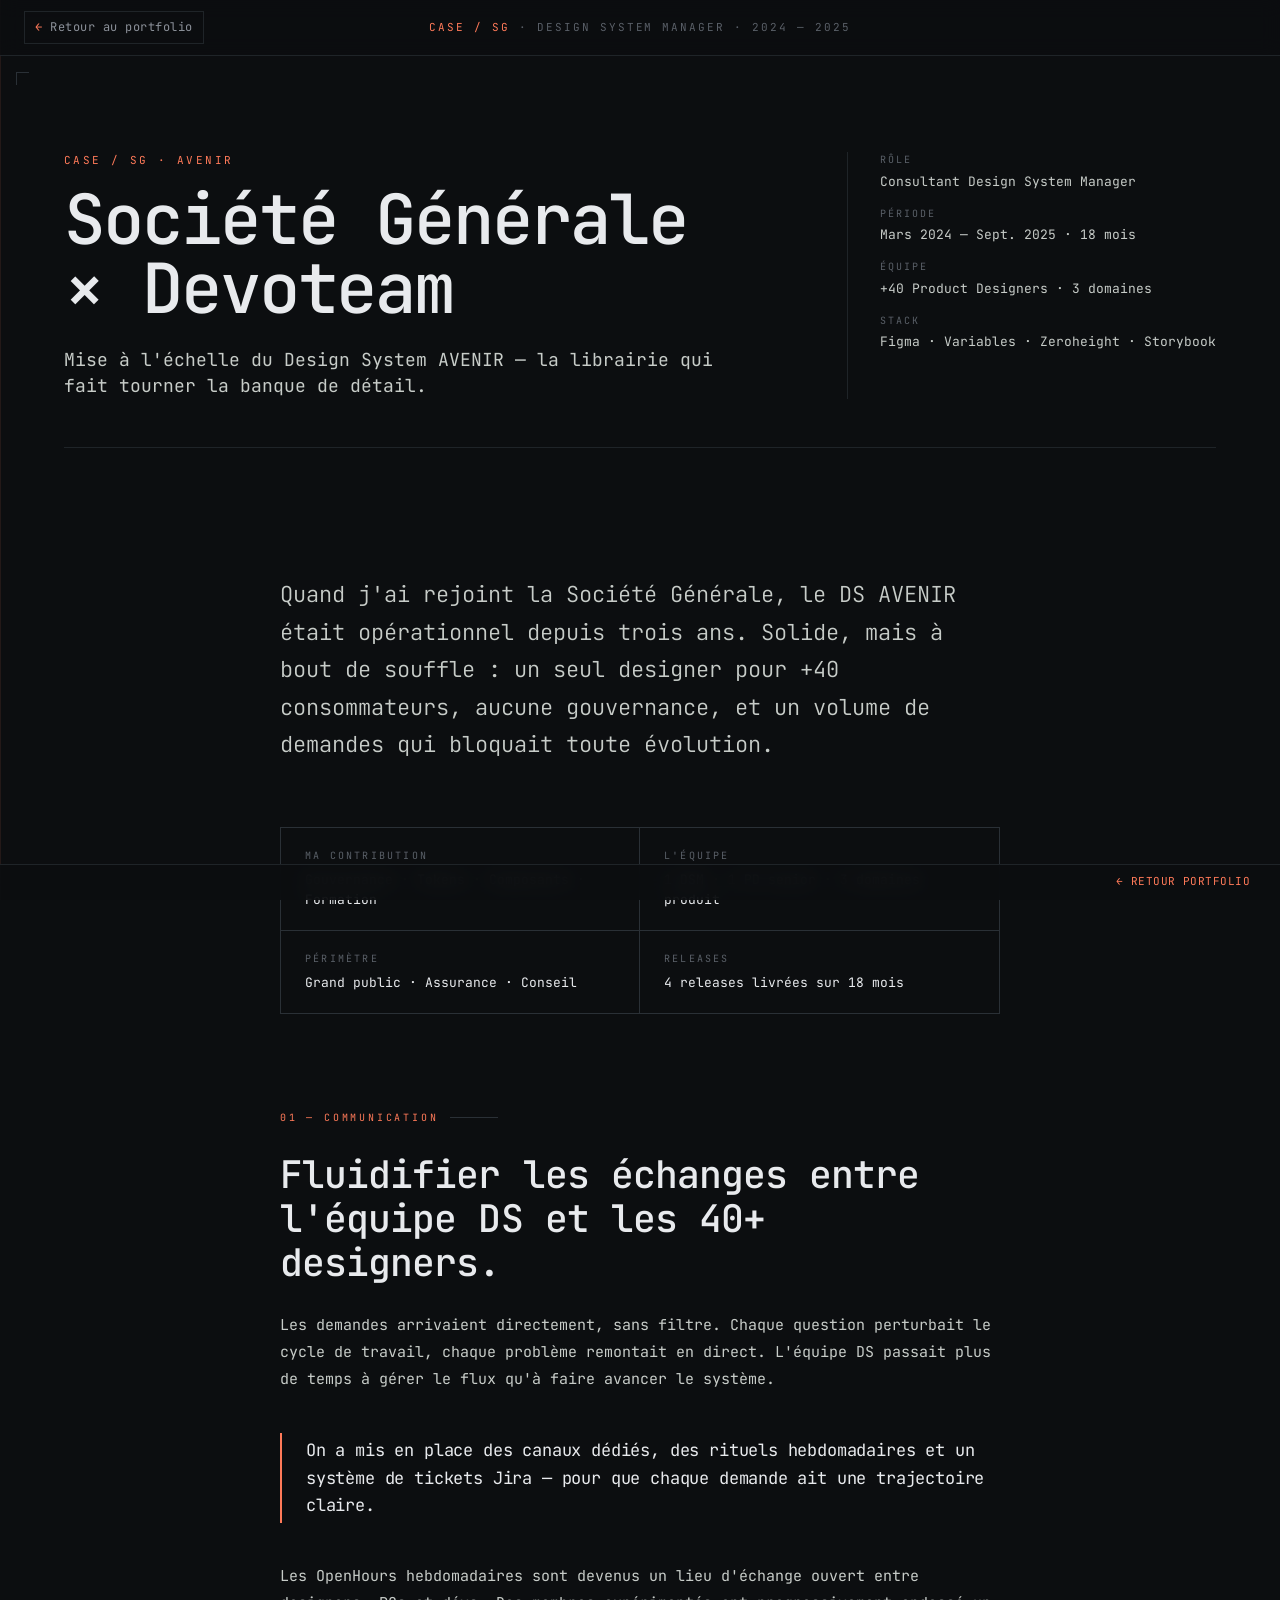
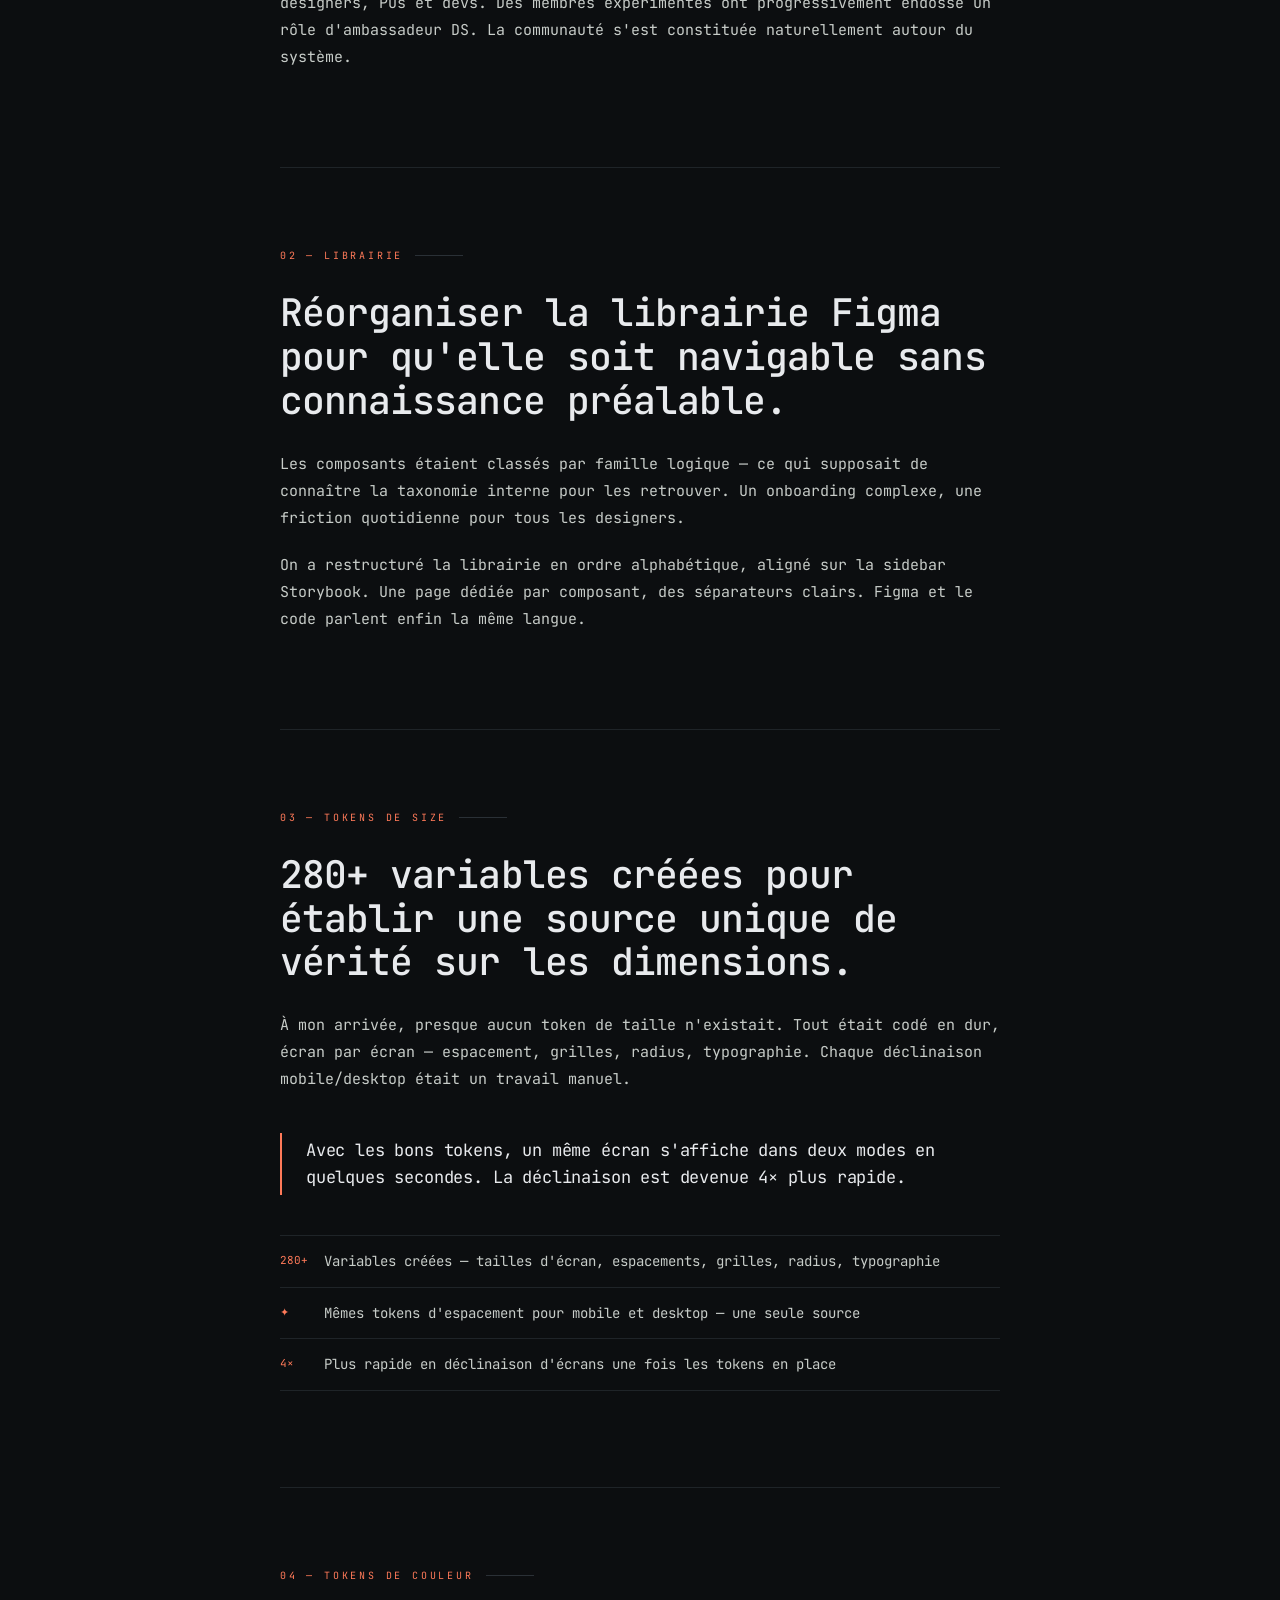
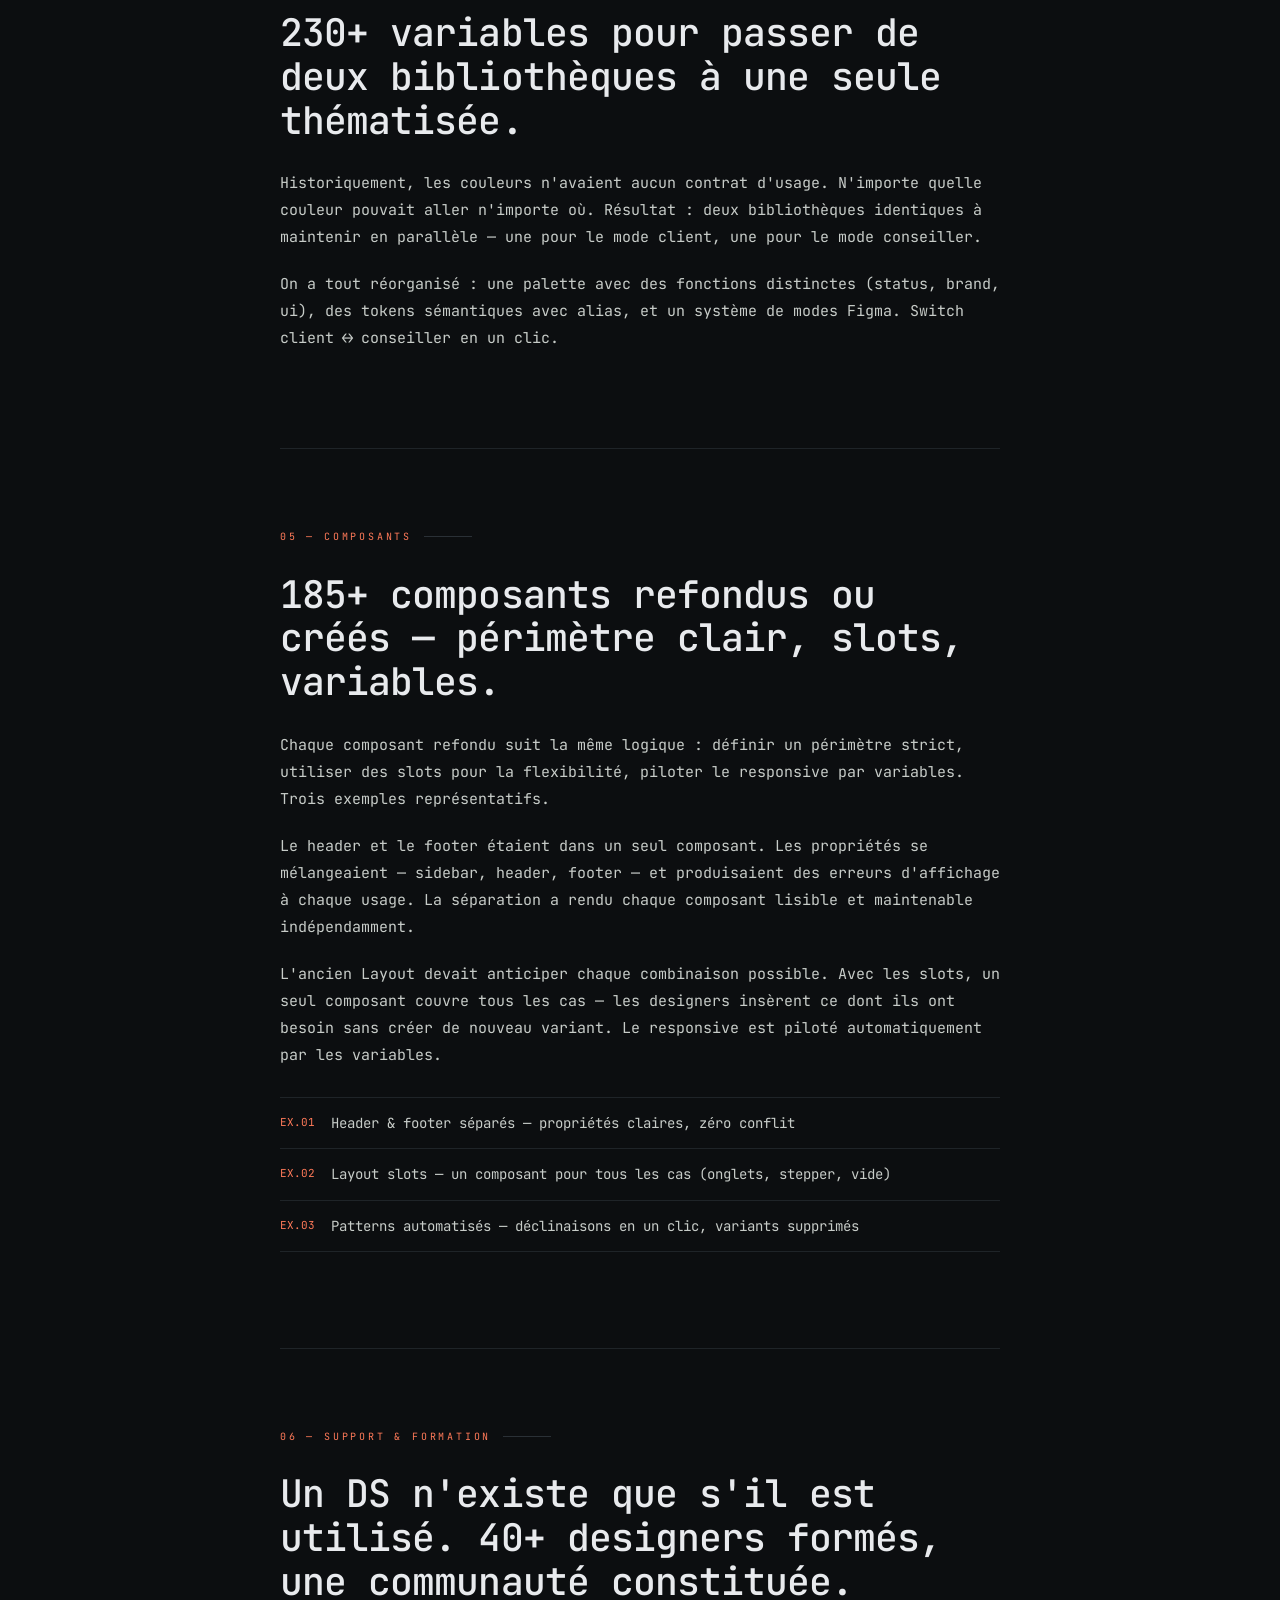
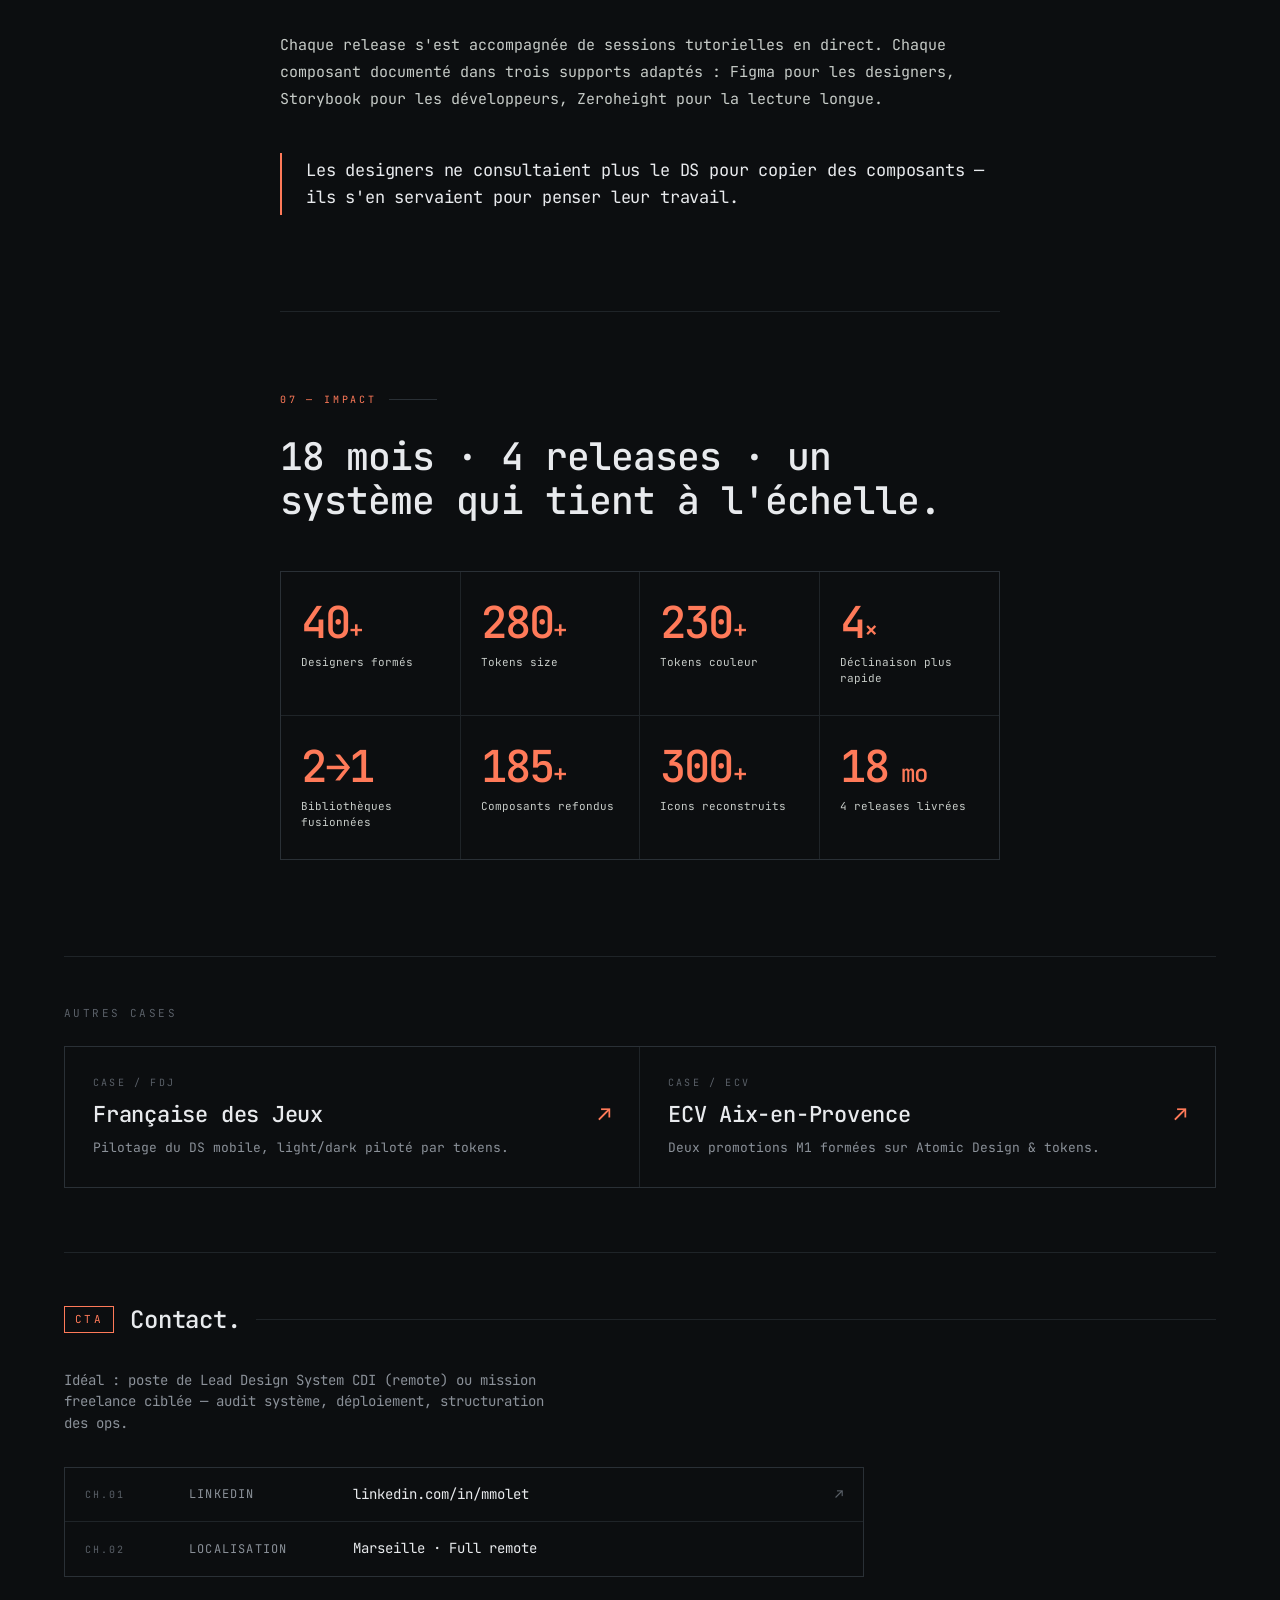
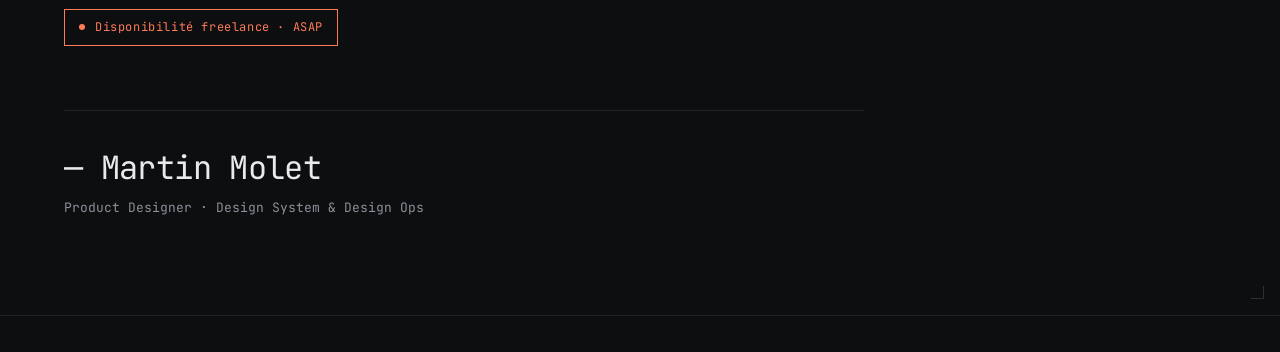
<file: blueprint/sg.html>
<!DOCTYPE html>
<html lang="fr">
<head>
<meta charset="UTF-8">
<meta name="viewport" content="width=device-width, initial-scale=1.0">
<title>Société Générale × Devoteam — Design System Manager | Martin Molet</title>
<link rel="preconnect" href="https://fonts.googleapis.com">
<link rel="preconnect" href="https://fonts.gstatic.com" crossorigin>
<link href="https://fonts.googleapis.com/css2?family=JetBrains+Mono:wght@300;400;500;600&display=swap" rel="stylesheet">
<link rel="stylesheet" href="case.css">
<style>
.editorial {
  max-width: 720px;
  margin: 0 auto;
  padding: 80px 0 0;
}
.ed-intro {
  font-size: clamp(17px, 2vw, 22px);
  color: var(--ink-2);
  line-height: 1.7;
  margin-bottom: 64px;
  font-weight: 300;
}
.ed-meta {
  display: grid;
  grid-template-columns: 1fr 1fr;
  gap: 0;
  border: 1px solid var(--line-2);
  margin-bottom: 96px;
}
.ed-meta-cell {
  padding: 20px 24px;
  border-right: 1px solid var(--line-2);
}
.ed-meta-cell:nth-child(even) { border-right: 0; }
.ed-meta-cell:nth-child(n+3) { border-top: 1px solid var(--line-2); }
.ed-meta-k { font-size: 10px; letter-spacing: .22em; color: var(--muted-2); margin-bottom: 6px; }
.ed-meta-v { font-size: 13px; color: var(--ink); }

.ed-section { margin-bottom: 96px; }
.ed-section-label {
  font-size: 10px;
  letter-spacing: .28em;
  color: var(--accent);
  margin-bottom: 28px;
  display: flex;
  align-items: center;
  gap: 12px;
}
.ed-section-label::after {
  content: '';
  flex: 1; height: 1px;
  background: var(--line-2);
  max-width: 48px;
}
.ed-h2 {
  font-size: clamp(24px, 3vw, 38px);
  font-weight: 500;
  letter-spacing: -0.025em;
  line-height: 1.15;
  color: var(--ink);
  margin-bottom: 28px;
}
.ed-body {
  font-size: 15px;
  color: var(--ink-2);
  line-height: 1.8;
  margin-bottom: 20px;
}
.ed-pull {
  border-left: 2px solid var(--accent);
  padding: 4px 0 4px 24px;
  margin: 40px 0;
  font-size: 17px;
  color: var(--ink);
  line-height: 1.6;
  font-weight: 400;
  letter-spacing: -0.01em;
}
.ed-list {
  list-style: none;
  padding: 0;
  margin: 28px 0;
}
.ed-list li {
  padding: 14px 0;
  border-top: 1px solid var(--line);
  font-size: 14px;
  color: var(--ink-2);
  line-height: 1.6;
  display: flex;
  gap: 16px;
}
.ed-list li:last-child { border-bottom: 1px solid var(--line); }
.ed-list-n { color: var(--accent); font-size: 11px; min-width: 28px; padding-top: 2px; flex-shrink: 0; }

.ed-results {
  display: grid;
  grid-template-columns: repeat(4, 1fr);
  gap: 0;
  border: 1px solid var(--line-2);
  margin-top: 48px;
}
.ed-stat { padding: 28px 20px; border-right: 1px solid var(--line); }
.ed-stat:last-child { border-right: 0; }
.ed-stat:nth-child(4) { border-right: 0; }
.ed-stat:nth-child(n+5) { border-top: 1px solid var(--line); }
.ed-stat-n {
  font-size: clamp(28px, 3.5vw, 44px);
  font-weight: 500;
  letter-spacing: -0.04em;
  color: var(--accent);
  line-height: 1;
  margin-bottom: 10px;
  font-variant-numeric: tabular-nums;
}
.ed-stat-n .s { font-size: .55em; }
.ed-stat-l { font-size: 11px; color: var(--ink-2); line-height: 1.5; }

.ed-divider { border: 0; border-top: 1px solid var(--line); margin: 80px 0; }

@media (max-width: 900px) {
  .editorial { padding: 40px 0 0; }
  .ed-meta { grid-template-columns: 1fr; }
  .ed-meta-cell { border-right: 0; border-bottom: 1px solid var(--line-2); }
  .ed-meta-cell:last-child { border-bottom: 0; }
  .ed-results { grid-template-columns: repeat(2, 1fr); }
  .ed-stat:nth-child(2) { border-right: 0; }
  .ed-stat:nth-child(4) { border-right: 0; }
  .ed-stat:not(:nth-child(7)):not(:nth-child(8)) { border-bottom: 1px solid var(--line); }
}
</style>
</head>
<body>

<header class="topbar">
  <div class="tb-l">
    <a class="back-link" href="index.html"><span class="arrow">←</span><span>Retour au portfolio</span></a>
  </div>
  <div class="tb-c"><span class="accent">CASE / SG</span> · Design System Manager · 2024 — 2025</div>
  <div class="tb-r">
</header>

<main>
  <section class="sheet">

    <div class="hero">
      <div class="hero-l">
        <div class="case-id">CASE / SG · AVENIR</div>
        <h1 class="client">Société Générale<br/>× Devoteam</h1>
        <p class="summary">Mise à l'échelle du Design System AVENIR — la librairie qui fait tourner la banque de détail.</p>
      </div>
      <div class="hero-r">
        <div><span class="k">RÔLE</span><span class="v">Consultant Design System Manager</span></div>
        <div><span class="k">PÉRIODE</span><span class="v">Mars 2024 — Sept. 2025 · 18 mois</span></div>
        <div><span class="k">ÉQUIPE</span><span class="v">+40 Product Designers · 3 domaines</span></div>
        <div><span class="k">STACK</span><span class="v">Figma · Variables · Zeroheight · Storybook</span></div>
      </div>
    </div>

    <div class="editorial">

      <p class="ed-intro">Quand j'ai rejoint la Société Générale, le DS AVENIR était opérationnel depuis trois ans. Solide, mais à bout de souffle : un seul designer pour +40 consommateurs, aucune gouvernance, et un volume de demandes qui bloquait toute évolution.</p>

      <div class="ed-meta">
        <div class="ed-meta-cell">
          <div class="ed-meta-k">MA CONTRIBUTION</div>
          <div class="ed-meta-v">Gouvernance · Tokens · Composants · Formation</div>
        </div>
        <div class="ed-meta-cell">
          <div class="ed-meta-k">L'ÉQUIPE</div>
          <div class="ed-meta-v">1 DSM · 1 PD senior · 3 domaines produit</div>
        </div>
        <div class="ed-meta-cell">
          <div class="ed-meta-k">PÉRIMÈTRE</div>
          <div class="ed-meta-v">Grand public · Assurance · Conseil</div>
        </div>
        <div class="ed-meta-cell">
          <div class="ed-meta-k">RELEASES</div>
          <div class="ed-meta-v">4 releases livrées sur 18 mois</div>
        </div>
      </div>

      <div class="ed-section">
        <div class="ed-section-label">01 — COMMUNICATION</div>
        <h2 class="ed-h2">Fluidifier les échanges entre l'équipe DS et les 40+ designers.</h2>
        <p class="ed-body">Les demandes arrivaient directement, sans filtre. Chaque question perturbait le cycle de travail, chaque problème remontait en direct. L'équipe DS passait plus de temps à gérer le flux qu'à faire avancer le système.</p>
        <div class="ed-pull">On a mis en place des canaux dédiés, des rituels hebdomadaires et un système de tickets Jira — pour que chaque demande ait une trajectoire claire.</div>
        <p class="ed-body">Les OpenHours hebdomadaires sont devenus un lieu d'échange ouvert entre designers, POs et dévs. Des membres expérimentés ont progressivement endossé un rôle d'ambassadeur DS. La communauté s'est constituée naturellement autour du système.</p>
      </div>

      <hr class="ed-divider">

      <div class="ed-section">
        <div class="ed-section-label">02 — LIBRAIRIE</div>
        <h2 class="ed-h2">Réorganiser la librairie Figma pour qu'elle soit navigable sans connaissance préalable.</h2>
        <p class="ed-body">Les composants étaient classés par famille logique — ce qui supposait de connaître la taxonomie interne pour les retrouver. Un onboarding complexe, une friction quotidienne pour tous les designers.</p>
        <p class="ed-body">On a restructuré la librairie en ordre alphabétique, aligné sur la sidebar Storybook. Une page dédiée par composant, des séparateurs clairs. Figma et le code parlent enfin la même langue.</p>
      </div>

      <hr class="ed-divider">

      <div class="ed-section">
        <div class="ed-section-label">03 — TOKENS DE SIZE</div>
        <h2 class="ed-h2">280+ variables créées pour établir une source unique de vérité sur les dimensions.</h2>
        <p class="ed-body">À mon arrivée, presque aucun token de taille n'existait. Tout était codé en dur, écran par écran — espacement, grilles, radius, typographie. Chaque déclinaison mobile/desktop était un travail manuel.</p>
        <div class="ed-pull">Avec les bons tokens, un même écran s'affiche dans deux modes en quelques secondes. La déclinaison est devenue 4× plus rapide.</div>
        <ul class="ed-list">
          <li><span class="ed-list-n">280+</span>Variables créées — tailles d'écran, espacements, grilles, radius, typographie</li>
          <li><span class="ed-list-n">✦</span>Mêmes tokens d'espacement pour mobile et desktop — une seule source</li>
          <li><span class="ed-list-n">4×</span>Plus rapide en déclinaison d'écrans une fois les tokens en place</li>
        </ul>
      </div>

      <hr class="ed-divider">

      <div class="ed-section">
        <div class="ed-section-label">04 — TOKENS DE COULEUR</div>
        <h2 class="ed-h2">230+ variables pour passer de deux bibliothèques à une seule thématisée.</h2>
        <p class="ed-body">Historiquement, les couleurs n'avaient aucun contrat d'usage. N'importe quelle couleur pouvait aller n'importe où. Résultat : deux bibliothèques identiques à maintenir en parallèle — une pour le mode client, une pour le mode conseiller.</p>
        <p class="ed-body">On a tout réorganisé : une palette avec des fonctions distinctes (status, brand, ui), des tokens sémantiques avec alias, et un système de modes Figma. Switch client ↔ conseiller en un clic.</p>
      </div>

      <hr class="ed-divider">

      <div class="ed-section">
        <div class="ed-section-label">05 — COMPOSANTS</div>
        <h2 class="ed-h2">185+ composants refondus ou créés — périmètre clair, slots, variables.</h2>
        <p class="ed-body">Chaque composant refondu suit la même logique : définir un périmètre strict, utiliser des slots pour la flexibilité, piloter le responsive par variables. Trois exemples représentatifs.</p>
        <p class="ed-body">Le header et le footer étaient dans un seul composant. Les propriétés se mélangeaient — sidebar, header, footer — et produisaient des erreurs d'affichage à chaque usage. La séparation a rendu chaque composant lisible et maintenable indépendamment.</p>
        <p class="ed-body">L'ancien Layout devait anticiper chaque combinaison possible. Avec les slots, un seul composant couvre tous les cas — les designers insèrent ce dont ils ont besoin sans créer de nouveau variant. Le responsive est piloté automatiquement par les variables.</p>
        <ul class="ed-list">
          <li><span class="ed-list-n">EX.01</span>Header & footer séparés — propriétés claires, zéro conflit</li>
          <li><span class="ed-list-n">EX.02</span>Layout slots — un composant pour tous les cas (onglets, stepper, vide)</li>
          <li><span class="ed-list-n">EX.03</span>Patterns automatisés — déclinaisons en un clic, variants supprimés</li>
        </ul>
      </div>

      <hr class="ed-divider">

      <div class="ed-section">
        <div class="ed-section-label">06 — SUPPORT & FORMATION</div>
        <h2 class="ed-h2">Un DS n'existe que s'il est utilisé. 40+ designers formés, une communauté constituée.</h2>
        <p class="ed-body">Chaque release s'est accompagnée de sessions tutorielles en direct. Chaque composant documenté dans trois supports adaptés : Figma pour les designers, Storybook pour les développeurs, Zeroheight pour la lecture longue.</p>
        <div class="ed-pull">Les designers ne consultaient plus le DS pour copier des composants — ils s'en servaient pour penser leur travail.</div>
      </div>

      <hr class="ed-divider">

      <div class="ed-section">
        <div class="ed-section-label">07 — IMPACT</div>
        <h2 class="ed-h2">18 mois · 4 releases · un système qui tient à l'échelle.</h2>
        <div class="ed-results">
          <div class="ed-stat"><div class="ed-stat-n">40<span class="s">+</span></div><div class="ed-stat-l">Designers formés</div></div>
          <div class="ed-stat"><div class="ed-stat-n">280<span class="s">+</span></div><div class="ed-stat-l">Tokens size</div></div>
          <div class="ed-stat"><div class="ed-stat-n">230<span class="s">+</span></div><div class="ed-stat-l">Tokens couleur</div></div>
          <div class="ed-stat"><div class="ed-stat-n">4<span class="s">×</span></div><div class="ed-stat-l">Déclinaison plus rapide</div></div>
          <div class="ed-stat"><div class="ed-stat-n">2→1</div><div class="ed-stat-l">Bibliothèques fusionnées</div></div>
          <div class="ed-stat"><div class="ed-stat-n">185<span class="s">+</span></div><div class="ed-stat-l">Composants refondus</div></div>
          <div class="ed-stat"><div class="ed-stat-n">300<span class="s">+</span></div><div class="ed-stat-l">Icons reconstruits</div></div>
          <div class="ed-stat"><div class="ed-stat-n">18<span class="s"> mo</span></div><div class="ed-stat-l">4 releases livrées</div></div>
        </div>
      </div>

    </div>

    <div class="related">
      <div class="related-h">AUTRES CASES</div>
      <div class="related-grid">
        <a class="related-card" href="fdj.html">
          <div class="id">CASE / FDJ</div>
          <div class="name">Française des Jeux<span class="arrow">↗</span></div>
          <div class="sub">Pilotage du DS mobile, light/dark piloté par tokens.</div>
        </a>
        <a class="related-card" href="ecv.html">
          <div class="id">CASE / ECV</div>
          <div class="name">ECV Aix-en-Provence<span class="arrow">↗</span></div>
          <div class="sub">Deux promotions M1 formées sur Atomic Design & tokens.</div>
        </a>
      </div>
    </div>

    <div class="contact-sheet">
      <div class="section-h">
        <span class="num">CTA</span>
        <span class="title">Contact.</span>
        <span class="rule"></span>
      </div>
      <div class="contact">
        <p class="contact-sub">Idéal : poste de Lead Design System CDI (remote) ou mission freelance ciblée — audit système, déploiement, structuration des ops.</p>
        <div class="contact-grid">
          <a class="contact-row is-link" href="https://www.linkedin.com/in/mmolet" target="_blank" rel="noopener noreferrer">
            <span class="cr-id">CH.01</span>
            <span class="cr-k">LinkedIn</span>
            <span class="cr-v">linkedin.com/in/mmolet</span>
            <span class="cr-arrow">↗</span>
          </a>
          <div class="contact-row">
            <span class="cr-id">CH.02</span>
            <span class="cr-k">Localisation</span>
            <span class="cr-v">Marseille · Full remote</span>
          </div>
        </div>
        <div class="contact-avail">
          <span class="ca-dot"></span>
          <span>Disponibilité freelance · ASAP</span>
        </div>
        <div class="signoff">
          <div>— Martin Molet</div>
          <div class="so-sub">Product Designer · Design System &amp; Design Ops</div>
        </div>
      </div>
    </div>

  </section>
</main>

<footer class="statusbar">
  <div class="sb-cell flex-1 right"><a href="index.html" style="color:var(--accent)">← Retour portfolio</a></div>
</footer>
<script>
(function(){
  var h=document.createElement('div'),v=document.createElement('div');
  h.className='cross-h';v.className='cross-v';
  document.body.appendChild(h);document.body.appendChild(v);
  window.addEventListener('mousemove',function(e){h.style.top=e.clientY+'px';v.style.left=e.clientX+'px';});
})();
</script>
</body>
</html>
</file>
<file: case.css>
:root {
  --bg: #F7F6F3;
  --surface: #FFFFFF;
  --surface-2: #FBFBFA;
  --line: #EAEAEA;
  --line-soft: rgba(0, 0, 0, 0.06);
  --ink: #111111;
  --ink-2: #2F3437;
  --muted: #787774;
  --muted-2: #A09F9B;

  --red-bg: #FDEBEC;    --red-fg: #9F2F2D;
  --blue-bg: #E1F3FE;   --blue-fg: #1F6C9F;
  --green-bg: #EDF3EC;  --green-fg: #346538;
  --yellow-bg: #FBF3DB; --yellow-fg: #956400;

  --sans: 'Geist', 'SF Pro Display', 'Helvetica Neue', sans-serif;
  --serif: 'Newsreader', 'Lyon Text', Georgia, serif;
  --mono: 'Geist Mono', 'SF Mono', 'JetBrains Mono', monospace;

  --ease: cubic-bezier(0.16, 1, 0.3, 1);
  --wrap: 1080px;
  --gutter: 32px;
}

*, *::before, *::after { box-sizing: border-box; }
html { scroll-behavior: smooth; scroll-padding-top: 72px; -webkit-text-size-adjust: 100%; }
body {
  margin: 0;
  background: var(--bg);
  color: var(--ink-2);
  font: 400 16px/1.6 var(--sans);
  -webkit-font-smoothing: antialiased;
  text-rendering: optimizeLegibility;
}
a { color: inherit; text-decoration: none; }
ul, ol { margin: 0; padding: 0; list-style: none; }
h1, h2, h3, p, figure, blockquote, hr { margin: 0; }
::selection { background: var(--yellow-bg); color: var(--ink); }
:focus-visible { outline: 2px solid var(--ink); outline-offset: 3px; border-radius: 4px; }

.wrap { max-width: var(--wrap); margin: 0 auto; padding: 0 var(--gutter); }

/* ── Ambient ───────────────────────────────────── */
.ambient { position: fixed; inset: 0; z-index: -1; pointer-events: none; overflow: hidden; }
.ambient::before {
  content: ''; position: absolute;
  width: 70vmax; height: 70vmax; left: 45%; top: -25vmax;
  background: radial-gradient(closest-side, rgba(214, 190, 160, 0.22), rgba(214, 190, 160, 0));
  animation: drift 28s ease-in-out infinite alternate;
  will-change: transform;
}
@keyframes drift {
  from { transform: translate3d(0, 0, 0); }
  to   { transform: translate3d(-18vmax, 10vmax, 0); }
}

/* ── Nav ───────────────────────────────────────── */
.nav {
  position: sticky; top: 0; z-index: 10;
  background: rgba(247, 246, 243, 0.8);
  -webkit-backdrop-filter: blur(12px); backdrop-filter: blur(12px);
  border-bottom: 1px solid transparent;
  transition: border-color 200ms ease;
}
.nav.is-scrolled { border-bottom-color: var(--line); }
.nav-in { display: flex; align-items: center; justify-content: space-between; height: 64px; gap: 24px; }
.brand { font: 500 20px/1 var(--serif); color: var(--ink); letter-spacing: -0.02em; white-space: nowrap; }
.back {
  display: inline-flex; align-items: center; gap: 8px;
  font-size: 14px; color: var(--muted); transition: color 200ms ease;
}
.back:hover { color: var(--ink); }
.back svg { width: 12px; height: 12px; transition: transform 200ms var(--ease); }
.back:hover svg { transform: translateX(-2px); }

/* ── Language toggle ───────────────────────────── */
.nav-r { display: flex; align-items: center; gap: 12px; }
.lang { display: inline-flex; padding: 2px; gap: 2px; border: 1px solid var(--line); border-radius: 6px; background: var(--surface); }
.lang-opt {
  display: inline-flex; align-items: center; gap: 6px; height: 28px; padding: 0 8px; border-radius: 4px;
  font: 500 12px/1 var(--mono); color: var(--muted); transition: background 200ms ease, color 200ms ease;
}
.lang-opt:hover { color: var(--ink); }
.lang-opt[aria-current="true"] { background: var(--bg); color: var(--ink); }
.lang-opt .flag { width: 18px; height: 12px; border-radius: 2px; box-shadow: 0 0 0 1px rgba(0, 0, 0, 0.08); flex-shrink: 0; }
.lang-opt:not([aria-current="true"]) .flag { opacity: 0.55; filter: saturate(0.6); transition: opacity 200ms ease, filter 200ms ease; }
.lang-opt:hover .flag { opacity: 1; filter: none; }

/* ── Primitives ────────────────────────────────── */
.btn {
  display: inline-flex; align-items: center; gap: 10px;
  height: 44px; padding: 0 20px; border-radius: 6px;
  font-size: 15px; font-weight: 500; white-space: nowrap;
  transition: background 200ms ease, transform 120ms ease;
}
.btn:active { transform: scale(0.98); }
.btn svg { width: 14px; height: 14px; }
.btn-primary { background: var(--ink); color: #FFFFFF; }
.btn-primary:hover { background: #333333; }
.btn-sm { height: 36px; padding: 0 14px; font-size: 14px; }

.tag {
  display: inline-flex; align-items: center; gap: 6px;
  padding: 4px 10px; border-radius: 9999px;
  font: 500 11px/1.2 var(--sans); letter-spacing: 0.05em; text-transform: uppercase;
}
.tag-green  { background: var(--green-bg);  color: var(--green-fg); }
.tag-blue   { background: var(--blue-bg);   color: var(--blue-fg); }
.tag-red    { background: var(--red-bg);    color: var(--red-fg); }
.tag-yellow { background: var(--yellow-bg); color: var(--yellow-fg); }
.tag-dot { width: 6px; height: 6px; border-radius: 50%; background: currentColor; }
.tag-green .tag-dot { animation: pulse 2.4s ease-in-out infinite; }
@keyframes pulse { 50% { opacity: 0.35; } }

.card {
  background: var(--surface);
  border: 1px solid var(--line);
  border-radius: 12px;
  transition: box-shadow 200ms ease;
}
.card:hover { box-shadow: 0 2px 8px rgba(0, 0, 0, 0.04); }

.eyebrow { font: 400 12px/1 var(--mono); color: var(--muted); letter-spacing: 0.02em; }

/* ── Hero ──────────────────────────────────────── */
.hero { position: relative; padding: 96px 0 0; }
.hero::before {
  content: ''; position: absolute; inset: 0 0 -80px; z-index: -1; pointer-events: none;
  background-image:
    linear-gradient(var(--line-soft) 1px, transparent 1px),
    linear-gradient(90deg, var(--line-soft) 1px, transparent 1px);
  background-size: 64px 64px;
  -webkit-mask-image: radial-gradient(ellipse 70% 60% at 30% 35%, #000 20%, transparent 75%);
          mask-image: radial-gradient(ellipse 70% 60% at 30% 35%, #000 20%, transparent 75%);
}
.hero-top { display: flex; align-items: center; gap: 16px; flex-wrap: wrap; }
.hero-title {
  font: 400 clamp(44px, 8vw, 96px)/1 var(--serif);
  letter-spacing: -0.04em; color: var(--ink);
  margin: 32px 0 32px;
}
.hero-title > span { display: block; }
.hero-title .x { color: var(--muted-2); }
.hero-sum { font-size: 20px; line-height: 1.55; max-width: 640px; color: var(--ink-2); }

.facts {
  display: grid; grid-template-columns: repeat(4, 1fr);
  margin-top: 64px; overflow: hidden;
}
.fact { padding: 22px 24px; }
.fact + .fact { border-left: 1px solid var(--line); }
.fact-k { font: 400 12px/1 var(--mono); color: var(--muted-2); margin-bottom: 10px; }
.fact-v { font-size: 14px; line-height: 1.5; color: var(--ink); }

/* ── Intro ─────────────────────────────────────── */
.intro { padding: 112px 0 0; }
.intro-grid { display: grid; grid-template-columns: 200px 1fr; gap: 32px; }
.lede {
  font: 400 clamp(22px, 2.6vw, 30px)/1.45 var(--serif);
  letter-spacing: -0.015em; color: var(--ink); max-width: 760px;
}
.scope {
  display: grid; grid-template-columns: 1fr 1fr; margin-top: 48px; overflow: hidden; max-width: 760px;
}
.scope-cell { padding: 20px 24px; }
.scope-cell:nth-child(odd) { border-right: 1px solid var(--line); }
.scope-cell:nth-child(n+3) { border-top: 1px solid var(--line); }

/* ── Chapters ──────────────────────────────────── */
.chapters { padding: 96px 0 0; }
.chapter {
  display: grid; grid-template-columns: 200px 1fr; gap: 32px;
  padding: 72px 0; border-top: 1px solid var(--line);
}
.ch-label { position: sticky; top: 96px; align-self: start; }
.ch-num { font: 400 12px/1 var(--mono); color: var(--muted-2); }
.ch-name { margin-top: 10px; font-size: 14px; font-weight: 500; color: var(--ink); }
.ch-body { max-width: 680px; }
.ch-body h2 {
  font: 400 clamp(28px, 3.2vw, 38px)/1.15 var(--serif);
  letter-spacing: -0.025em; color: var(--ink); margin-bottom: 28px;
}
.ch-body p { font-size: 17px; line-height: 1.7; }
.ch-body p + p { margin-top: 18px; }
.ch-body > * + ul, .ch-body > * + blockquote, .ch-body > ul + p, .ch-body > blockquote + p { margin-top: 32px; }

.pull {
  padding: 4px 0 4px 24px; border-left: 2px solid var(--ink);
  font: italic 400 clamp(20px, 2.2vw, 24px)/1.45 var(--serif); color: var(--ink);
  letter-spacing: -0.01em;
}

.list { border-top: 1px solid var(--line); }
.list li {
  display: grid; grid-template-columns: 72px 1fr; gap: 16px; align-items: baseline;
  padding: 14px 0; border-bottom: 1px solid var(--line); font-size: 15px; color: var(--ink-2);
}
.list-n { font: 400 13px/1.4 var(--mono); color: var(--muted); }

/* ── Results ───────────────────────────────────── */
.results { display: grid; grid-template-columns: repeat(4, 1fr); gap: 12px; }
.result { padding: 24px; min-height: 148px; display: flex; flex-direction: column; justify-content: space-between; gap: 20px; }
.result-n { font: 400 48px/1 var(--serif); letter-spacing: -0.04em; color: var(--ink); white-space: nowrap; font-variant-numeric: tabular-nums; }
.result-n .s { font-size: 28px; color: var(--muted-2); margin-left: 2px; }
.result-l { font-size: 13px; line-height: 1.45; color: var(--muted); }
.chapter.is-impact .ch-body { max-width: none; }

/* ── Related ───────────────────────────────────── */
.related { padding: 128px 0 0; }
.related-h { display: flex; justify-content: space-between; align-items: baseline; margin-bottom: 24px; }
.related-grid { display: grid; grid-template-columns: 1fr 1fr; gap: 16px; }
.rel { padding: 32px; display: flex; flex-direction: column; gap: 16px; }
.rel-name {
  display: flex; justify-content: space-between; align-items: baseline; gap: 16px;
  font: 400 28px/1.15 var(--serif); letter-spacing: -0.02em; color: var(--ink);
}
.rel-name svg { width: 14px; height: 14px; flex-shrink: 0; color: var(--muted); transition: transform 200ms var(--ease), color 200ms ease; }
.rel:hover .rel-name svg { transform: translate(2px, -2px); color: var(--ink); }
.rel-sub { font-size: 15px; color: var(--muted); }

/* ── Contact ───────────────────────────────────── */
.contact-wrap { padding: 16px 0 0; }
.contact { padding: 56px; display: grid; grid-template-columns: 1.2fr 1fr; gap: 56px; align-items: end; margin-top: 16px; }
.contact-title { font: 400 clamp(40px, 5vw, 60px)/1.02 var(--serif); letter-spacing: -0.035em; color: var(--ink); margin-top: 20px; }
.contact-sub { margin-top: 20px; max-width: 480px; color: var(--muted); font-size: 17px; }
.contact-row {
  display: flex; align-items: center; justify-content: space-between; gap: 16px;
  padding: 16px 0; border-bottom: 1px solid var(--line);
}
.contact-row:first-child { border-top: 1px solid var(--line); }
.contact-row .k { font: 400 12px/1 var(--mono); color: var(--muted-2); }
.contact-row .v { font-size: 15px; color: var(--ink); display: inline-flex; align-items: center; gap: 8px; }
.contact-row .v svg { width: 12px; height: 12px; transition: transform 200ms var(--ease); }
a.contact-row:hover .v svg { transform: translate(2px, -2px); }
.contact-cta { margin-top: 24px; }

.foot { padding: 64px 0 56px; }
.foot-in { display: flex; justify-content: space-between; gap: 16px; font: 400 12px/1.6 var(--mono); color: var(--muted-2); }
.foot-in a:hover { color: var(--ink); }

/* ── Reveal ────────────────────────────────────── */
.reveal { opacity: 0; transform: translateY(12px); transition: opacity 600ms var(--ease), transform 600ms var(--ease); transition-delay: calc(var(--i, 0) * 80ms); }
.reveal.is-in { opacity: 1; transform: none; }
@media (prefers-reduced-motion: reduce) {
  html { scroll-behavior: auto; }
  .reveal { opacity: 1; transform: none; transition: none; }
  .ambient::before, .tag-green .tag-dot { animation: none; }
}

/* ── Responsive ────────────────────────────────── */
@media (max-width: 960px) {
  .facts { grid-template-columns: 1fr 1fr; }
  .fact:nth-child(3) { border-left: 0; }
  .fact:nth-child(n+3) { border-top: 1px solid var(--line); }
  .intro-grid, .chapter { grid-template-columns: 1fr; gap: 20px; }
  .ch-label { position: static; display: flex; gap: 12px; align-items: baseline; }
  .ch-name { margin-top: 0; }
  .results { grid-template-columns: 1fr 1fr; }
  .contact { grid-template-columns: 1fr; padding: 40px; }
}
@media (max-width: 600px) {
  :root { --gutter: 16px; }
  .nav .brand { display: none; }
  .lang-opt span { display: none; }
  .nav-r { gap: 8px; }
  .back span { font-size: 13px; }
  .hero { padding-top: 56px; }
  .hero-sum { font-size: 18px; }
  .facts, .scope { grid-template-columns: 1fr; }
  .fact + .fact { border-left: 0; border-top: 1px solid var(--line); }
  .scope-cell:nth-child(odd) { border-right: 0; }
  .scope-cell + .scope-cell { border-top: 1px solid var(--line); }
  .intro { padding-top: 72px; }
  .chapters { padding-top: 56px; }
  .chapter { padding: 56px 0; }
  .list li { grid-template-columns: 56px 1fr; }
  .result { padding: 20px; min-height: 0; }
  .result-n { font-size: 40px; }
  .related { padding-top: 88px; }
  .related-grid { grid-template-columns: 1fr; }
  .rel, .contact { padding: 24px; }
  .foot-in { flex-direction: column; }
}

/* ══ Figures ══════════════════════════════════════ */
.fig { margin: 40px 0; }
.ch-body > .fig:last-child { margin-bottom: 0; }
.fig-hero { margin: 64px 0 0; }
.fig-box {
  position: relative; overflow: hidden;
  padding: 40px;
  background-color: var(--surface-2);
  background-image: radial-gradient(rgba(0, 0, 0, 0.07) 1px, transparent 1px);
  background-size: 16px 16px; background-position: -8px -8px;
  border: 1px solid var(--line); border-radius: 12px;
  --brand: var(--blue-fg);
}
.fig-hero .fig-box { padding: 56px; }
.fig-box[data-mode="b"] { --brand: var(--ink); }
.fig figcaption { display: flex; gap: 12px; margin-top: 12px; font: 400 12px/1.5 var(--mono); color: var(--muted); }
.fig figcaption b { font-weight: 400; color: var(--muted-2); white-space: nowrap; }

.m-b { display: none; }
[data-mode="b"] .m-a { display: none; }
[data-mode="b"] .m-b { display: inline; }

/* Faux window */
.win { background: var(--surface); border: 1px solid var(--line); border-radius: 8px; overflow: hidden; min-width: 0; }
.win-bar { display: flex; align-items: center; gap: 6px; height: 30px; padding: 0 12px; border-bottom: 1px solid var(--line); }
.win-bar i { width: 8px; height: 8px; border-radius: 50%; background: #E3E2DE; flex-shrink: 0; }
.win-bar span { margin-left: 8px; font: 400 11px/1 var(--mono); color: var(--muted); white-space: nowrap; overflow: hidden; text-overflow: ellipsis; }
.win-body { padding: 16px; }

/* Atoms of the illustrations */
.sk { display: block; height: 8px; border-radius: 4px; background: #EEEDE9; }
.sk.dk { background: #D9D8D3; }
.lbl { font: 400 11px/1.4 var(--mono); color: var(--muted); }
.stack { display: grid; gap: 10px; align-content: start; }
.between { display: flex; justify-content: space-between; align-items: center; gap: 12px; flex-wrap: wrap; }
.arr { display: grid; place-items: center; color: var(--muted-2); }
.arr svg { width: 28px; height: 12px; }
.node { background: var(--surface); border: 1px solid var(--line); border-radius: 8px; padding: 10px 14px; font-size: 13px; line-height: 1.35; color: var(--ink); min-width: 0; }
.node small { display: block; font: 400 11px/1.4 var(--mono); color: var(--muted); margin-top: 3px; }
.node.dark { background: var(--ink); border-color: var(--ink); color: #FFFFFF; }
.node.dark small { color: var(--muted-2); }

.mc-btn { display: inline-flex; align-items: center; justify-content: center; height: 28px; padding: 0 12px; border-radius: 5px; background: var(--ink); color: #FFFFFF; font-size: 12px; font-weight: 500; white-space: nowrap; transition: background 300ms var(--ease); }
.mc-btn.is-brand { background: var(--brand); }
.mc-btn.ghost { background: transparent; color: var(--ink); border: 1px solid var(--line); }
.mc-input { display: flex; align-items: center; height: 30px; padding: 0 10px; border: 1px solid var(--line); border-radius: 5px; background: var(--surface); font-size: 12px; color: var(--muted-2); }
.mc-toggle { width: 28px; height: 16px; border-radius: 9999px; background: var(--brand); position: relative; flex-shrink: 0; transition: background 300ms var(--ease); }
.mc-toggle::after { content: ''; position: absolute; right: 2px; top: 2px; width: 12px; height: 12px; border-radius: 50%; background: #FFFFFF; }

.seg { display: inline-flex; padding: 2px; gap: 2px; border-radius: 6px; background: #EFEEEA; }
.seg button, .seg span { font: 500 11px/1 var(--sans); padding: 6px 10px; border-radius: 4px; color: var(--muted); background: none; border: 0; white-space: nowrap; }
.seg button { cursor: pointer; transition: background 200ms ease, color 200ms ease; }
.seg [aria-pressed="true"], .seg .on { background: var(--surface); color: var(--ink); box-shadow: 0 1px 2px rgba(0, 0, 0, 0.04); }

.tkn { display: flex; align-items: center; gap: 8px; min-width: 0; padding: 8px 10px; border: 1px solid var(--line); border-radius: 6px; background: var(--surface); font: 400 12px/1.2 var(--mono); color: var(--ink-2); overflow-wrap: anywhere; }
.sw { width: 14px; height: 14px; border-radius: 3px; flex-shrink: 0; border: 1px solid rgba(0, 0, 0, 0.06); transition: background 300ms var(--ease); }
.sw.is-brand { background: var(--brand); }
.sw.sp { width: 16px; height: 6px; border-radius: 1px; background: var(--ink); border: 0; }

.pin { display: inline-grid; place-items: center; width: 18px; height: 18px; border-radius: 50%; background: var(--ink); color: #FFFFFF; font: 500 10px/1 var(--mono); flex-shrink: 0; }

/* Two-up with arrow (before / after, merge) */
.ba { display: grid; grid-template-columns: minmax(0, 1fr) auto minmax(0, 1fr); gap: 20px; align-items: center; }
.ba.wide-r { grid-template-columns: minmax(0, 1fr) auto minmax(0, 1.25fr); }

/* SG · merge */
.comp-row { display: flex; align-items: center; gap: 8px; font: 400 12px/1 var(--mono); color: var(--ink-2); }
.comp-row em { width: 14px; height: 14px; border: 1px solid var(--line); border-radius: 3px; background: var(--surface-2); flex-shrink: 0; }
.avenir-grid { display: grid; grid-template-columns: 1fr 1fr; gap: 10px; margin-top: 14px; }
.avenir-card { grid-column: 1 / -1; border: 1px solid var(--line); border-radius: 6px; padding: 12px; display: grid; gap: 8px; }
.avenir-card .t { font-size: 13px; font-weight: 500; color: var(--ink); }
.row-inline { display: flex; align-items: center; gap: 8px; font-size: 12px; color: var(--ink-2); }

/* SG · flows */
.flow-block + .flow-block { margin-top: 24px; padding-top: 24px; border-top: 1px dashed #D9D8D3; }
.flow-block > .tag { margin-bottom: 14px; }
.scatter { display: grid; grid-template-columns: minmax(0, 1fr) 96px minmax(0, 1fr); gap: 12px; align-items: center; }
.scatter svg { width: 100%; height: 56px; color: var(--red-fg); opacity: 0.6; }
.steps { display: grid; grid-template-columns: repeat(4, minmax(0, 1fr)); gap: 22px; }
.steps > * { position: relative; }
.steps > *:not(:last-child)::after {
  content: ''; position: absolute; right: -15px; top: 50%; width: 7px; height: 7px;
  border-top: 1.5px solid var(--muted-2); border-right: 1.5px solid var(--muted-2);
  transform: translateY(-50%) rotate(45deg);
}

/* SG · library tree */
.tree { display: grid; gap: 4px; }
.tree-g { font-size: 12px; font-weight: 500; color: var(--ink); margin-top: 8px; display: flex; align-items: center; gap: 6px; }
.tree-g:first-child { margin-top: 0; }
.tree-g::before { content: ''; width: 5px; height: 5px; border-right: 1.5px solid var(--muted-2); border-bottom: 1.5px solid var(--muted-2); transform: rotate(45deg) translate(-1px, -1px); }
.tree-i { display: flex; align-items: center; gap: 8px; font: 400 12px/1.7 var(--mono); color: var(--ink-2); }
.tree-g ~ .tree-i { padding-left: 14px; }
.tree-i::before { content: ''; width: 8px; height: 10px; border: 1px solid #C9C8C3; border-radius: 1.5px; flex-shrink: 0; }
.tree-chip { margin-bottom: 10px; }

/* SG · size tokens */
.tk-row { display: grid; grid-template-columns: 1.1fr 1fr 1fr; gap: 16px; align-items: center; padding: 9px 0; border-bottom: 1px solid var(--line); font: 400 12px/1 var(--mono); color: var(--ink-2); }
.tk-head { color: var(--muted-2); padding-top: 0; }
.bar { display: flex; align-items: center; gap: 8px; }
.bar i { display: block; height: 10px; width: calc(var(--w) * 2px); border-radius: 2px; background: var(--muted-2); }
.bar.d i { background: var(--ink); }

/* SG / ECV · token chain */
.chain { display: grid; gap: 10px; margin-top: 20px; }
.chain-row { display: grid; grid-template-columns: minmax(0, 1fr) 20px minmax(0, 1fr) 20px minmax(0, 1fr); gap: 6px; align-items: center; }
.chain-row .arr svg { width: 16px; }
.chain-head { font: 400 11px/1 var(--mono); color: var(--muted-2); }

/* SG · slots */
.slots { display: grid; grid-template-columns: repeat(3, minmax(0, 1fr)); gap: 16px; }
.frame { background: var(--surface); border: 1px solid var(--line); border-radius: 8px; padding: 10px; display: grid; gap: 8px; }
.fr-bar { height: 14px; border-radius: 3px; background: #E6E5E1; }
.fr-slot {
  height: 104px; border: 1px dashed #B9C9D4; border-radius: 5px; background: var(--blue-bg);
  display: grid; place-items: center; padding: 10px;
}
.fr-slot .lbl { color: var(--blue-fg); }
.tabs { display: flex; gap: 10px; align-self: start; width: 100%; border-bottom: 1px solid #C6DDEA; padding-bottom: 6px; }
.tabs i { height: 6px; flex: 1; border-radius: 3px; background: #C6DDEA; }
.tabs i:first-child { background: var(--blue-fg); }
.stepper { display: flex; align-items: center; width: 100%; }
.stepper i { width: 12px; height: 12px; border-radius: 50%; border: 1.5px solid var(--blue-fg); flex-shrink: 0; }
.stepper i:first-child { background: var(--blue-fg); }
.stepper b { flex: 1; height: 1.5px; background: #C6DDEA; }
.slot-cap { text-align: center; }

/* SG · three supports */
.trio { display: grid; grid-template-columns: repeat(3, minmax(0, 1fr)); gap: 12px; }
.trio .win-body { min-height: 150px; }
.sel { position: relative; display: inline-block; padding: 6px; outline: 1px solid var(--blue-fg); }
.sel::before, .sel::after { content: ''; position: absolute; width: 5px; height: 5px; background: var(--surface); border: 1px solid var(--blue-fg); }
.sel::before { left: -3px; top: -3px; }
.sel::after { right: -3px; bottom: -3px; }
.code { font: 400 11px/1.7 var(--mono); color: var(--ink-2); white-space: pre; overflow: hidden; }
.code .k { color: var(--blue-fg); }
.code .s { color: var(--green-fg); }
.mini-dd { display: grid; grid-template-columns: 1fr 1fr; gap: 6px; }
.mini-dd i { height: 28px; border-radius: 4px; }

/* FDJ · phones (sized with container units) */
.phones { display: flex; justify-content: center; gap: clamp(16px, 5%, 48px); }
.phone-col { display: grid; gap: 12px; justify-items: center; width: min(210px, 44%); }
.phone {
  --p-bg: #F7F6F3; --p-surface: #FFFFFF; --p-ink: #111111; --p-muted: #A09F9B; --p-line: #EAEAEA;
  --p-accent: #111111; --p-accent-ink: #FFFFFF; --p-ball: #FBF3DB; --p-ball-ink: #956400;
  container-type: inline-size;
  width: 100%; aspect-ratio: 9 / 18.5; padding: 4%;
  border-radius: 14% / 6.8%; border: 1px solid var(--line); background: var(--surface);
}
.phone.dark {
  --p-bg: #161719; --p-surface: #222325; --p-ink: #EDEDEA; --p-muted: #6F7072; --p-line: #2E2F31;
  --p-accent: #EDEDEA; --p-accent-ink: #111111; --p-ball: #3A3320; --p-ball-ink: #E9C46A;
  background: #0E0F10; border-color: #0E0F10;
}
.screen {
  height: 100%; border-radius: 11% / 5.2%; background: var(--p-bg); overflow: hidden;
  padding: 8cqw 6cqw; display: flex; flex-direction: column; gap: 5cqw;
}
.ph-status { display: flex; justify-content: space-between; }
.ph-status i { display: block; height: 3cqw; width: 14cqw; border-radius: 2cqw; background: var(--p-line); }
.ph-title { font: 400 9cqw/1.1 var(--serif); letter-spacing: -0.02em; color: var(--p-ink); }
.ph-card { background: var(--p-surface); border: 1px solid var(--p-line); border-radius: 5cqw; padding: 5cqw; display: grid; gap: 4cqw; }
.ph-lbl { font: 400 4.6cqw/1 var(--mono); color: var(--p-muted); }
.balls { display: flex; gap: 2cqw; }
.balls span { width: 12cqw; height: 12cqw; border-radius: 50%; display: grid; place-items: center; background: var(--p-ball); color: var(--p-ball-ink); font: 500 5cqw/1 var(--mono); }
.ph-sk { display: block; height: 3.2cqw; border-radius: 2cqw; background: var(--p-line); }
.ph-btn { margin-top: auto; height: 16cqw; border-radius: 4cqw; display: grid; place-items: center; background: var(--p-accent); color: var(--p-accent-ink); font: 500 5.4cqw/1 var(--sans); }
.ph-nav { display: flex; justify-content: space-around; padding-top: 4cqw; border-top: 1px solid var(--p-line); }
.ph-nav i { width: 3cqw; height: 3cqw; border-radius: 50%; background: var(--p-muted); }
.ph-nav i:first-child { background: var(--p-ink); }
.tok-strip { display: flex; flex-wrap: wrap; justify-content: center; gap: 8px; margin-top: 28px; }
.tok-strip .tkn { padding: 6px 10px; }
.duo { display: inline-flex; border-radius: 3px; overflow: hidden; border: 1px solid rgba(0, 0, 0, 0.08); }
.duo i { width: 10px; height: 14px; }

/* FDJ · user flow */
.screens { display: grid; grid-template-columns: repeat(4, minmax(0, 1fr)); gap: 28px; }
.screens > * { position: relative; display: grid; gap: 10px; }
.screens > *:not(:last-child)::after {
  content: ''; position: absolute; right: -18px; top: 42%; width: 7px; height: 7px;
  border-top: 1.5px solid var(--muted-2); border-right: 1.5px solid var(--muted-2); transform: rotate(45deg);
}
.mini { aspect-ratio: 9 / 16; border: 1px solid var(--line); border-radius: 10px; background: var(--surface); padding: 9% 8%; display: flex; flex-direction: column; gap: 6%; overflow: hidden; }
.mini .blk { border-radius: 4px; background: #EEEDE9; }
.mini .g2 { display: grid; grid-template-columns: 1fr 1fr; gap: 6%; flex: 1; }
.mini .g2 i { border-radius: 4px; background: #EEEDE9; }
.mini .g5 { display: grid; grid-template-columns: repeat(5, 1fr); gap: 5%; }
.mini .g5 i { aspect-ratio: 1; border-radius: 50%; border: 1px solid #DDDCD8; }
.mini .g5 i.on { background: var(--yellow-bg); border-color: #E6C77A; }
.mini .ok { width: 34%; aspect-ratio: 1; border-radius: 50%; background: var(--green-bg); display: grid; place-items: center; margin: 8% auto 0; color: var(--green-fg); }
.mini .ok svg { width: 50%; }
.mini .cta { margin-top: auto; height: 11%; border-radius: 4px; background: var(--ink); }

/* FDJ · hub */
.hub svg { display: block; width: 100%; height: auto; }
.hub .n rect { fill: var(--surface); stroke: var(--line); }
.hub .n.c rect { fill: var(--ink); stroke: var(--ink); }
.hub text { font: 400 13px var(--sans); fill: var(--ink); }
.hub .n.c text { fill: #FFFFFF; font-weight: 500; }
.hub text.s { font: 400 10px var(--mono); fill: var(--muted); }
.hub .n.c text.s { fill: var(--muted-2); }
.hub line { stroke: #C9C8C3; stroke-dasharray: 3 4; }

/* FDJ · variants */
.copies { display: grid; grid-template-columns: repeat(6, minmax(0, 1fr)); gap: 6px; margin-top: 12px; }
.copies i { aspect-ratio: 2 / 1; border-radius: 4px; background: var(--ink); }
.copies i:nth-child(3n+2) { background: var(--surface); border: 1px solid var(--line); }
.copies i:nth-child(4n+3) { background: #D9D8D3; }
.copies i:nth-child(n+13) { opacity: 0.55; }
.copies i:nth-child(n+19) { opacity: 0.3; }
.props { display: grid; gap: 10px; }
.prop { display: grid; grid-template-columns: 52px 1fr; align-items: center; gap: 10px; }
.prop .seg { justify-self: start; }
.prop-preview { display: grid; place-items: center; padding: 18px; margin-top: 4px; border-radius: 6px; background: var(--surface-2); border: 1px solid var(--line); }

/* FDJ · loop */
.loop-back { position: relative; margin: 14px 12.5% 0; height: 30px; border: 1px dashed #C9C8C3; border-top: 0; border-radius: 0 0 10px 10px; }
.loop-back .lbl { position: absolute; left: 50%; bottom: 0; transform: translate(-50%, 50%); padding: 0 10px; background: var(--surface-2); white-space: nowrap; }

/* ECV · atomic */
.atomic { display: grid; grid-template-columns: repeat(5, minmax(0, 1fr)); gap: 16px; align-items: end; }
.at { display: grid; gap: 10px; }
.at-cell { background: var(--surface); border: 1px solid var(--line); border-radius: 8px; padding: 12px; display: grid; gap: 8px; align-content: start; }
.dots3 { display: flex; gap: 6px; }
.dots3 i { width: 14px; height: 14px; border-radius: 50%; }
.aa { font: 400 26px/1 var(--serif); color: var(--ink); }
.slot-d { height: 34px; border: 1px dashed #C9C8C3; border-radius: 4px; }
.img-b { height: 46px; border-radius: 4px; background: #EEEDE9; }

/* ECV · library */
.lib { display: grid; grid-template-columns: 148px minmax(0, 1fr); min-height: 250px; }
.lib-side { border-right: 1px solid var(--line); padding: 12px 8px; display: grid; gap: 2px; align-content: start; }
.lib-side span { font: 400 12px/1 var(--mono); color: var(--muted); padding: 7px 8px; border-radius: 4px; }
.lib-side span.on { background: #F1F0EC; color: var(--ink); }
.lib-canvas { padding: 20px; display: grid; gap: 14px; align-content: start; background: var(--surface-2); }
.pal { display: grid; grid-template-columns: repeat(8, minmax(0, 1fr)); gap: 6px; }
.pal i { aspect-ratio: 1; border-radius: 5px; border: 1px solid rgba(0, 0, 0, 0.06); }
.scale { display: grid; gap: 6px; }
.scale div { display: flex; align-items: baseline; gap: 12px; }
.scale b { font-family: var(--serif); font-weight: 400; color: var(--ink); line-height: 1; width: 44px; }

/* ECV · decomposition */
.decomp { display: grid; grid-template-columns: minmax(0, 0.9fr) minmax(0, 1fr); gap: 36px; align-items: center; }
.pcard { position: relative; background: var(--surface); border: 1px solid var(--line); border-radius: 10px; padding: 12px; display: grid; gap: 10px; }
.pcard .pin { position: absolute; }
.pc-media { position: relative; height: 120px; border: 1px dashed #B9C9D4; border-radius: 6px; background: var(--blue-bg); }
.pc-title { position: relative; font: 400 18px/1.2 var(--serif); color: var(--ink); }
.pc-meta { position: relative; }
.pc-foot { position: relative; display: flex; justify-content: space-between; align-items: center; }
.pc-price { font: 500 14px/1 var(--sans); color: var(--ink); }
.legend { display: grid; }
.legend li { display: grid; grid-template-columns: 26px minmax(0, 1fr); gap: 10px; align-items: start; padding: 12px 0; border-bottom: 1px solid var(--line); font-size: 14px; color: var(--ink-2); }
.legend li:first-child { border-top: 1px solid var(--line); }
.legend .tag { margin-right: 6px; }

/* ECV · documentation */
.doc-h { font: 400 24px/1.1 var(--serif); letter-spacing: -0.02em; color: var(--ink); }
.dd { display: grid; grid-template-columns: repeat(2, minmax(0, 1fr)); gap: 12px; margin-top: 16px; }
.dd-box { border: 1px solid var(--line); border-radius: 8px; padding: 14px; display: grid; gap: 12px; align-content: start; }
.dd-box .tag { justify-self: start; }
.dd-demo { display: flex; justify-content: center; gap: 8px; padding: 18px 8px; border-radius: 6px; background: var(--surface-2); flex-wrap: wrap; }
.chips { display: flex; flex-wrap: wrap; align-items: center; gap: 6px; margin-top: 16px; }
.chips .tkn { padding: 5px 8px; font-size: 11px; }

/* ECV · days */
.days { display: grid; grid-template-columns: repeat(5, minmax(0, 1fr)); gap: 14px; }
.day { display: grid; gap: 10px; justify-items: center; }
.day-bar { width: 100%; height: 180px; display: flex; flex-direction: column; gap: 3px; }
.day-bar i { border-radius: 4px; }
.d-pres { background: var(--ink); }
.d-demo { background: #C9C8C3; }
.d-prat { background: var(--yellow-bg); border: 1px solid #EFDDA8; }
.legend-row { display: flex; flex-wrap: wrap; gap: 8px 20px; margin-top: 20px; }
.legend-row span { display: inline-flex; align-items: center; gap: 8px; }
.legend-row i { width: 12px; height: 12px; border-radius: 3px; }

@media (max-width: 960px) {
  .fig-hero .fig-box { padding: 40px; }
}
@media (max-width: 600px) {
  .fig-box, .fig-hero .fig-box { padding: 20px; }
  .fig { margin: 32px 0; }
  .fig-hero { margin-top: 40px; }
  .ba, .ba.wide-r, .scatter, .decomp { grid-template-columns: 1fr; }
  .ba > .arr, .scatter > svg { transform: rotate(90deg); justify-self: center; }
  .scatter svg { width: 56px; height: 40px; }
  .steps { grid-template-columns: 1fr 1fr; gap: 10px; }
  .steps > *::after { display: none; }
  .chain-row { grid-template-columns: repeat(3, minmax(0, 1fr)); }
  .chain-row > .arr { display: none; }
  .tkn { font-size: 10.5px; padding: 7px 8px; }
  .tk-row { gap: 8px; font-size: 11px; }
  .bar i { width: calc(var(--w) * 1.3px); }
  .slots { gap: 8px; }
  .frame { padding: 6px; }
  .fr-slot { height: 84px; padding: 6px; }
  .trio { grid-template-columns: 1fr; }
  .trio .win-body { min-height: 0; }
  .screens { gap: 14px; }
  .screens > *::after { display: none; }
  .atomic { grid-template-columns: repeat(2, minmax(0, 1fr)); }
  .lib { grid-template-columns: 104px minmax(0, 1fr); }
  .lib-side span { font-size: 10.5px; padding: 6px; }
  .lib-canvas { padding: 12px; }
  .pal { grid-template-columns: repeat(4, minmax(0, 1fr)); }
  .dd { grid-template-columns: 1fr; }
  .days { gap: 8px; }
  .day-bar { height: 140px; }
  .loop-back { margin-left: 25%; margin-right: 25%; }
}
</file>
<file: blueprint/case.css>
/* Shared CSS for case detail pages — extends styles.css aesthetic */

:root {
  --bg: #0c0e10;
  --bg-2: #14171a;
  --ink: #e8eaed;
  --ink-2: #c7ccc8;
  --muted: #8b9199;
  --muted-2: #5a6068;
  --line: #1f2428;
  --line-2: #2a3036;
  --accent: #ff7a59;
  --accent-soft: #ff7a5933;
  --mono: 'JetBrains Mono', ui-monospace, 'SF Mono', 'IBM Plex Mono', Menlo, monospace;
  --serif: 'Newsreader', 'Source Serif 4', Georgia, serif;
}

* { box-sizing: border-box; margin: 0; padding: 0; }
html, body { background: var(--bg); color: var(--ink); }
html { font-family: var(--mono); font-size: 14px; line-height: 1.55; -webkit-font-smoothing: antialiased; }
body { overflow-x: hidden; min-height: 100vh; }
a { color: inherit; text-decoration: none; }
button { font: inherit; color: inherit; background: transparent; border: 0; padding: 0; cursor: pointer; }
::selection { background: var(--accent); color: #0c0e10; }

/* Crosshair cursor */
.cross-h, .cross-v {
  position: fixed;
  pointer-events: none;
  z-index: 1;
  background: var(--accent);
  opacity: 0.10;
  mix-blend-mode: screen;
}
.cross-h { left: 0; right: 0; height: 1px; }
.cross-v { top: 0; bottom: 0; width: 1px; }

/* Faint grid background */
.grid-bg {
  position: fixed; inset: 0;
  pointer-events: none; z-index: 0;
  background-image:
    linear-gradient(to right, var(--line) 1px, transparent 1px),
    linear-gradient(to bottom, var(--line) 1px, transparent 1px);
  background-size: 24px 24px;
  mask-image: radial-gradient(ellipse 90% 80% at 50% 30%, #000 30%, transparent 100%);
  opacity: 0.4;
  display: var(--grid-display, block);
}

/* Topbar — minimal back-nav */
.topbar {
  position: sticky; top: 0; z-index: 50;
  height: 56px;
  display: grid; grid-template-columns: 1fr auto 1fr; align-items: center;
  padding: 0 24px;
  border-bottom: 1px solid var(--line);
  background: rgba(12,14,16,0.85);
  backdrop-filter: blur(10px);
  font-size: 12px; letter-spacing: 0.04em;
}
.tb-l { display: flex; align-items: center; gap: 12px; }
.back-link {
  display: inline-flex; align-items: center; gap: 8px;
  color: var(--muted);
  padding: 6px 10px;
  border: 1px solid var(--line);
  transition: color 0.15s, border-color 0.15s;
}
.back-link:hover { color: var(--accent); border-color: var(--accent); }
.back-link .arrow { color: var(--accent); }
.tb-c { color: var(--muted-2); font-size: 11px; letter-spacing: 0.18em; text-transform: uppercase; }
.tb-c .accent { color: var(--accent); }
.tb-r { display: flex; align-items: center; gap: 12px; justify-content: flex-end; }
.tb-r .lang-toggle { display: inline-flex; align-items: center; gap: 6px; padding: 4px 10px; border: 1px solid var(--line); }
.tb-r .lang-toggle button { color: var(--muted); }
.tb-r .lang-toggle button.on { color: var(--accent); }

/* Main */
.sheet {
  position: relative; z-index: 2;
  max-width: 1280px;
  margin: 0 auto;
  padding: 96px 64px;
  border-bottom: 1px solid var(--line);
}
.sheet::before, .sheet::after {
  content: '';
  position: absolute;
  width: 12px; height: 12px;
  border: 1px solid var(--line-2);
}
.sheet::before { top: 16px; left: 16px; border-right: 0; border-bottom: 0; }
.sheet::after { bottom: 16px; right: 16px; border-left: 0; border-top: 0; }

/* Hero */
.hero {
  display: grid;
  grid-template-columns: 1fr auto;
  gap: 32px;
  border-bottom: 1px solid var(--line);
  padding-bottom: 48px;
  margin-bottom: 48px;
}
.hero-l { display: flex; flex-direction: column; gap: 16px; }
.case-id { font-size: 11px; letter-spacing: 0.22em; color: var(--accent); }
.client {
  font-family: var(--mono);
  font-size: clamp(40px, 5.4vw, 72px);
  line-height: 1;
  letter-spacing: -0.03em;
  font-weight: 500;
}
.summary {
  font-size: 18px; color: var(--ink-2); max-width: 60ch;
  margin-top: 8px;
  line-height: 1.45;
}
.hero-r {
  display: flex; flex-direction: column; gap: 14px;
  min-width: 240px;
  border-left: 1px solid var(--line);
  padding-left: 32px;
}
.hero-r .k { font-size: 10px; color: var(--muted-2); letter-spacing: 0.2em; }
.hero-r .v { font-size: 13px; color: var(--ink-2); }
.hero-r > div { display: flex; flex-direction: column; gap: 4px; }

/* Section heading */
.section { margin-top: 64px; }
.section-h {
  display: flex; align-items: center; gap: 16px;
  margin-bottom: 32px;
}
.section-h .num {
  font-size: 11px; letter-spacing: 0.22em;
  color: var(--accent);
  padding: 4px 10px;
  border: 1px solid var(--accent);
}
.section-h .title {
  font-size: 24px;
  font-weight: 500;
  letter-spacing: -0.01em;
}
.section-h .rule { flex: 1; height: 1px; background: var(--line); }

/* Two-column intro (context + problem) */
.intro-grid {
  display: grid;
  grid-template-columns: 1fr 1fr;
  gap: 48px;
  border: 1px solid var(--line-2);
}
.intro-cell { padding: 28px; border-right: 1px solid var(--line); }
.intro-cell:last-child { border-right: 0; }
.intro-cell .l {
  font-size: 11px; color: var(--accent); letter-spacing: 0.22em;
  margin-bottom: 16px;
  display: inline-flex; gap: 10px; align-items: center;
}
.intro-cell .l::before { content: '◆'; color: var(--accent); }
.intro-cell p { font-size: 14px; color: var(--ink-2); line-height: 1.7; max-width: 56ch; }

/* Subsection blocks (problem → solution → result) */
.block { border: 1px solid var(--line-2); margin-bottom: 32px; }
.block-h {
  padding: 20px 24px;
  border-bottom: 1px solid var(--line);
  display: flex; align-items: center; gap: 16px;
  background: var(--bg-2);
}
.block-h .tag { font-size: 11px; color: var(--accent); letter-spacing: 0.22em; }
.block-h .name { font-size: 18px; font-weight: 500; letter-spacing: -0.01em; }
.block-cols {
  display: grid;
  grid-template-columns: repeat(3, 1fr);
  gap: 0;
}
.block-col { padding: 24px; border-right: 1px solid var(--line); }
.block-col:last-child { border-right: 0; }
.block-col .label {
  font-size: 10px; color: var(--muted-2); letter-spacing: 0.22em;
  margin-bottom: 12px;
}
.block-col p { font-size: 13px; color: var(--ink-2); line-height: 1.65; }
.block-col ul { list-style: none; padding: 0; margin: 0; }
.block-col ul li {
  padding: 8px 0;
  border-top: 1px solid var(--line);
  font-size: 13px;
  color: var(--ink-2);
  display: flex; gap: 10px;
}
.block-col ul li:first-child { border-top: 0; padding-top: 0; }
.block-col ul li::before {
  content: attr(data-n);
  color: var(--muted-2);
  font-size: 11px;
  min-width: 22px;
}

/* Results */
.results-grid {
  display: grid;
  grid-template-columns: repeat(4, 1fr);
  gap: 0;
  border: 1px solid var(--line-2);
  margin-top: 16px;
}
.result-stat {
  padding: 28px 24px;
  border-right: 1px solid var(--line);
}
.result-stat:last-child { border-right: 0; }
.result-stat .num {
  font-size: clamp(36px, 4vw, 56px);
  font-weight: 500;
  letter-spacing: -0.04em;
  color: var(--accent);
  line-height: 1;
  font-variant-numeric: tabular-nums;
  margin-bottom: 14px;
}
.result-stat .num .s { font-size: 0.55em; }
.result-stat .lbl {
  font-size: 11px;
  color: var(--ink-2);
  letter-spacing: 0.04em;
  max-width: 24ch;
  line-height: 1.5;
}

/* Visual diagram cell */
.diagram {
  margin-top: 24px;
  padding: 28px;
  border: 1px dashed var(--line-2);
  background:
    radial-gradient(ellipse 70% 60% at 50% 50%, rgba(255,122,89,0.04) 0%, transparent 70%),
    var(--bg-2);
  display: flex; flex-direction: column; gap: 14px;
  font-size: 12px;
  color: var(--muted);
}
.diagram .label {
  font-size: 10px; letter-spacing: 0.22em; color: var(--muted-2);
  margin-bottom: 8px;
  display: flex; gap: 12px; justify-content: space-between;
}
.diagram .label .id { color: var(--accent); }

/* Token swatches inline (for SG case) */
.swatches {
  display: grid;
  grid-template-columns: repeat(6, 1fr);
  gap: 10px;
}
.swatch {
  border: 1px solid var(--line);
  padding: 10px;
  display: flex; flex-direction: column; gap: 8px;
}
.swatch .chip { height: 28px; width: 100%; border: 1px solid rgba(0,0,0,0.4); }
.swatch .name { font-size: 10px; color: var(--ink); letter-spacing: 0.02em; }
.swatch .hex { font-size: 9px; color: var(--muted-2); letter-spacing: 0.04em; }

/* Footer — related cases */
.related {
  margin-top: 64px;
  padding-top: 48px;
  border-top: 1px solid var(--line);
}
.related-h {
  font-size: 11px;
  color: var(--muted-2);
  letter-spacing: 0.22em;
  margin-bottom: 24px;
}
.related-grid {
  display: grid;
  grid-template-columns: repeat(2, 1fr);
  gap: 0;
  border: 1px solid var(--line-2);
}
.related-card {
  padding: 28px;
  border-right: 1px solid var(--line);
  transition: background 0.15s;
}
.related-card:last-child { border-right: 0; }
.related-card:hover { background: var(--bg-2); }
.related-card .id { font-size: 10px; letter-spacing: 0.22em; color: var(--muted-2); }
.related-card .name {
  font-size: 22px;
  font-weight: 500;
  letter-spacing: -0.01em;
  margin: 8px 0 6px;
  display: flex; justify-content: space-between; align-items: center;
}
.related-card .name .arrow { color: var(--accent); }
.related-card .sub { font-size: 13px; color: var(--muted); }
.related-card:hover .name .arrow { transform: translate(2px, -2px); }
.related-card .name .arrow { transition: transform 0.2s; }

/* Contact block — mirrors home contact sheet */
.contact-sheet {
  margin-top: 64px;
  padding-top: 48px;
  border-top: 1px solid var(--line);
}
.contact { display: flex; flex-direction: column; gap: 32px; max-width: 800px; }
.contact-sub { color: var(--muted); margin: 0; font-size: 14px; max-width: 60ch; }
.contact-grid { display: flex; flex-direction: column; border: 1px solid var(--line-2); }
.contact-row {
  display: grid;
  grid-template-columns: 80px 140px 1fr auto;
  gap: 24px;
  align-items: center;
  padding: 16px 20px;
  border-top: 1px solid var(--line);
  transition: background 0.15s, color 0.15s;
}
.contact-row:first-child { border-top: 0; }
.contact-row.is-link:hover { background: var(--bg-2); color: var(--accent); }
.cr-id { font-size: 10px; color: var(--muted-2); letter-spacing: 0.2em; }
.cr-k { font-size: 12px; color: var(--muted); letter-spacing: 0.1em; text-transform: uppercase; }
.cr-v { font-size: 14px; color: var(--ink); }
.contact-row.is-link:hover .cr-v { color: var(--accent); }
.cr-arrow { font-size: 14px; color: var(--muted-2); transition: transform 0.2s; }
.contact-row.is-link:hover .cr-arrow { color: var(--accent); transform: translate(2px, -2px); }
.contact-avail {
  display: inline-flex; align-items: center; gap: 10px;
  padding: 8px 14px;
  border: 1px solid var(--accent);
  color: var(--accent);
  font-size: 12px;
  align-self: flex-start;
  letter-spacing: 0.05em;
}
@keyframes pulse { 0%, 100% { opacity: 1; } 50% { opacity: 0.3; } }
.ca-dot { width: 6px; height: 6px; border-radius: 50%; background: var(--accent); animation: pulse 1.6s infinite; }
.signoff { margin-top: 32px; padding-top: 32px; border-top: 1px solid var(--line); }
.signoff > div:first-child {
  font-family: var(--mono);
  font-size: 32px;
  letter-spacing: -0.02em;
  color: var(--ink);
  margin-bottom: 6px;
}
.so-sub { color: var(--muted); font-size: 13px; }

/* Status bar */
.statusbar {
  position: sticky;
  bottom: 0; z-index: 50;
  height: 36px;
  display: flex; align-items: center;
  border-top: 1px solid var(--line);
  background: rgba(12,14,16,0.9);
  backdrop-filter: blur(10px);
  font-size: 11px;
  letter-spacing: 0.04em;
  text-transform: uppercase;
  padding: 0 16px;
}
.sb-cell { display: inline-flex; align-items: center; gap: 8px; padding: 0 14px; border-right: 1px solid var(--line); height: 100%; }
.sb-cell:first-child { padding-left: 0; }
.sb-cell:last-child { border-right: 0; flex: 1; justify-content: flex-end; }
.sb-k { color: var(--muted-2); }

/* Responsive */
@media (max-width: 900px) {
  .sheet { padding: 48px 24px; }
  .hero { grid-template-columns: 1fr; }
  .hero-r { border-left: 0; padding-left: 0; border-top: 1px solid var(--line); padding-top: 24px; }
  .intro-grid { grid-template-columns: 1fr; }
  .intro-cell { border-right: 0; border-bottom: 1px solid var(--line); }
  .intro-cell:last-child { border-bottom: 0; }
  .block-cols { grid-template-columns: 1fr; }
  .block-col { border-right: 0; border-bottom: 1px solid var(--line); }
  .block-col:last-child { border-bottom: 0; }
  .results-grid { grid-template-columns: repeat(2, 1fr); }
  .result-stat:nth-child(2) { border-right: 0; }
  .result-stat:nth-child(-n+2) { border-bottom: 1px solid var(--line); }
  .related-grid { grid-template-columns: 1fr; }
  .related-card { border-right: 0; border-bottom: 1px solid var(--line); }
  .related-card:last-child { border-bottom: 0; }
  .swatches { grid-template-columns: repeat(3, 1fr); }
  .contact-row { grid-template-columns: 1fr auto; gap: 4px; }
  .cr-id, .cr-k { display: none; }
}
</file>
